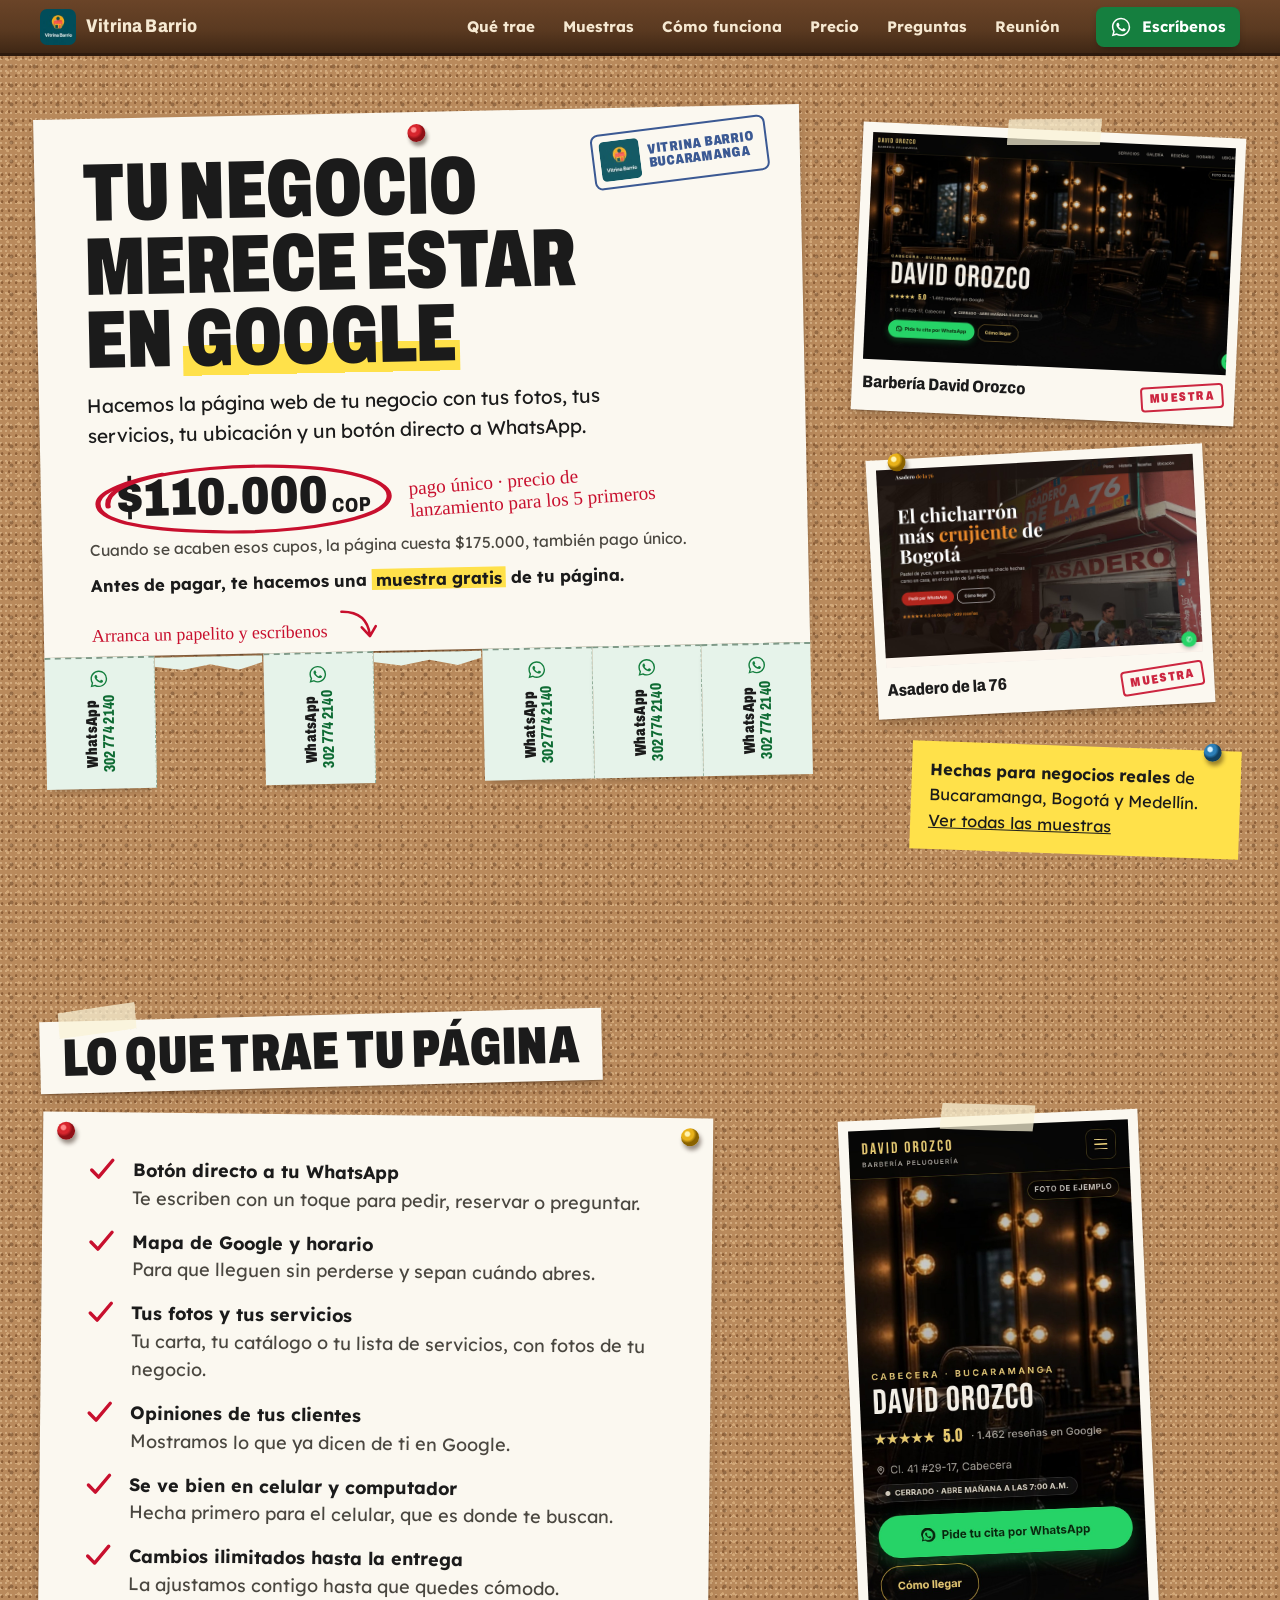
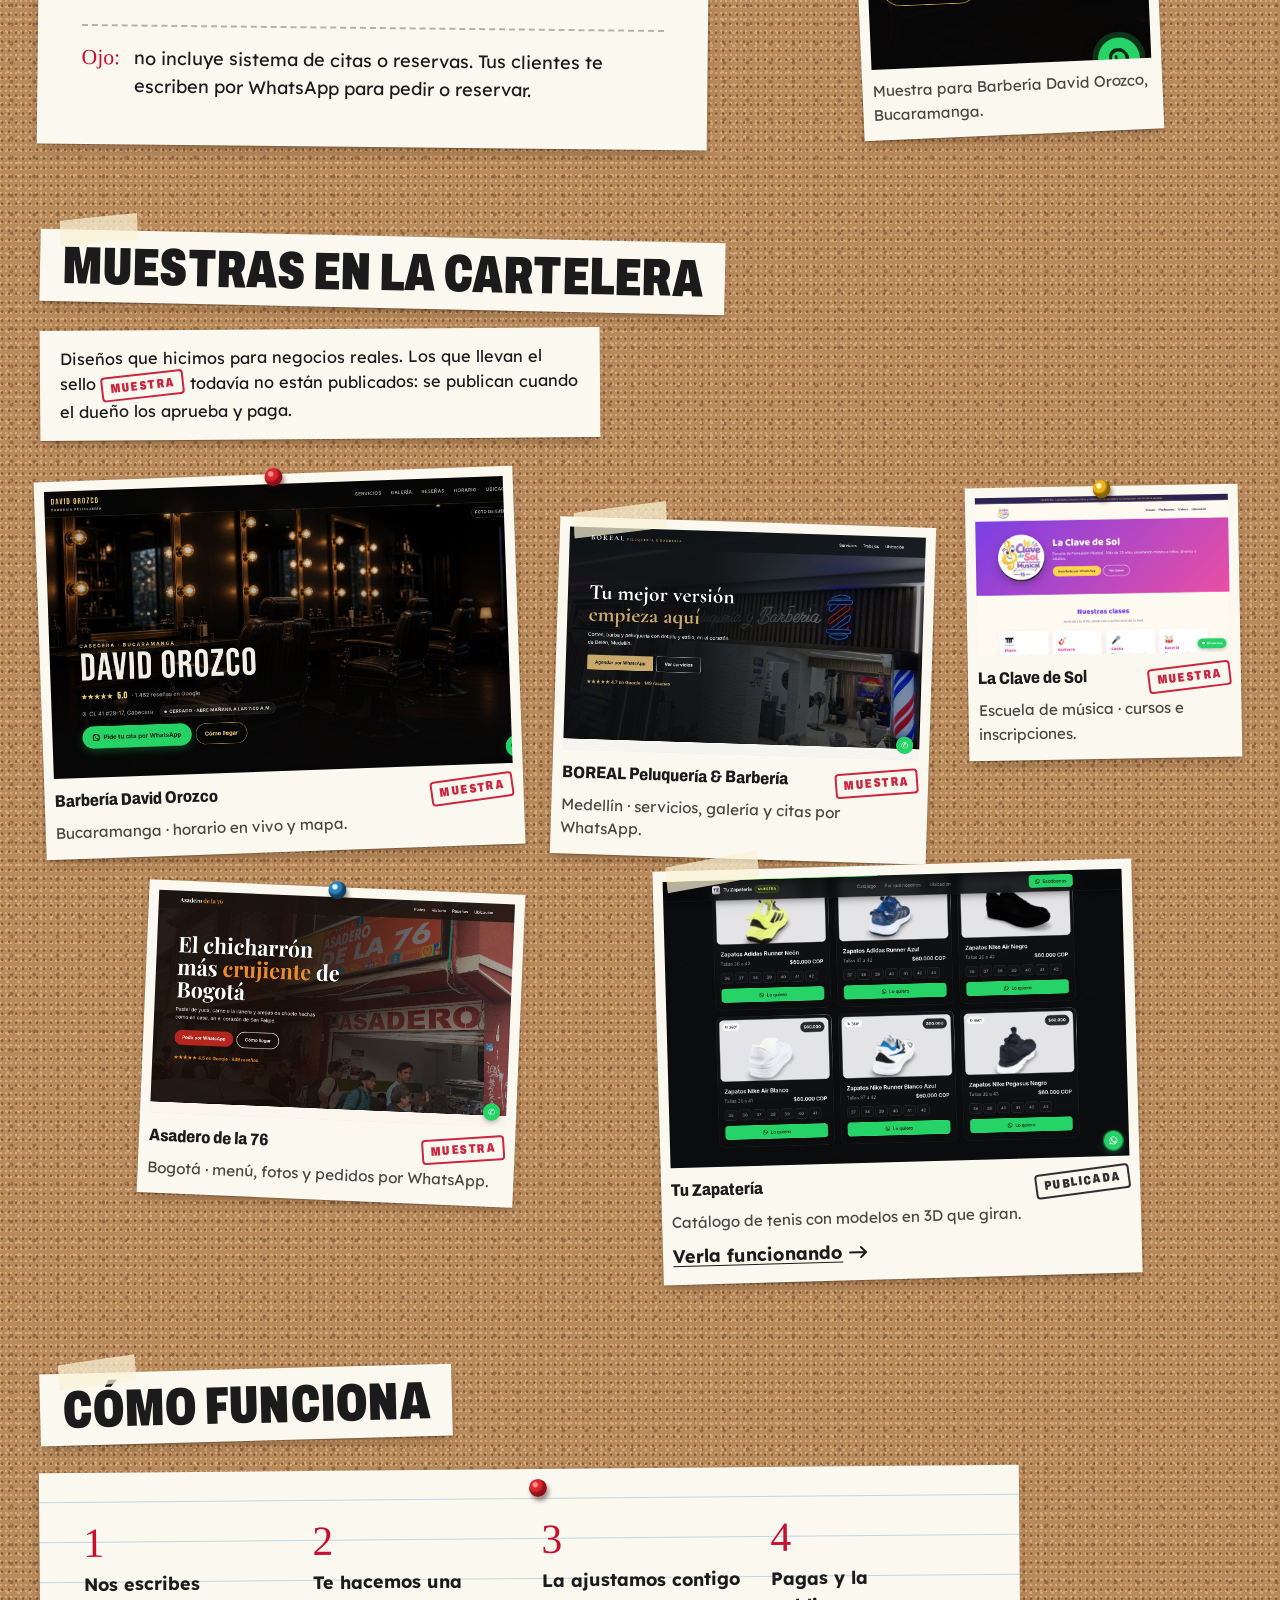
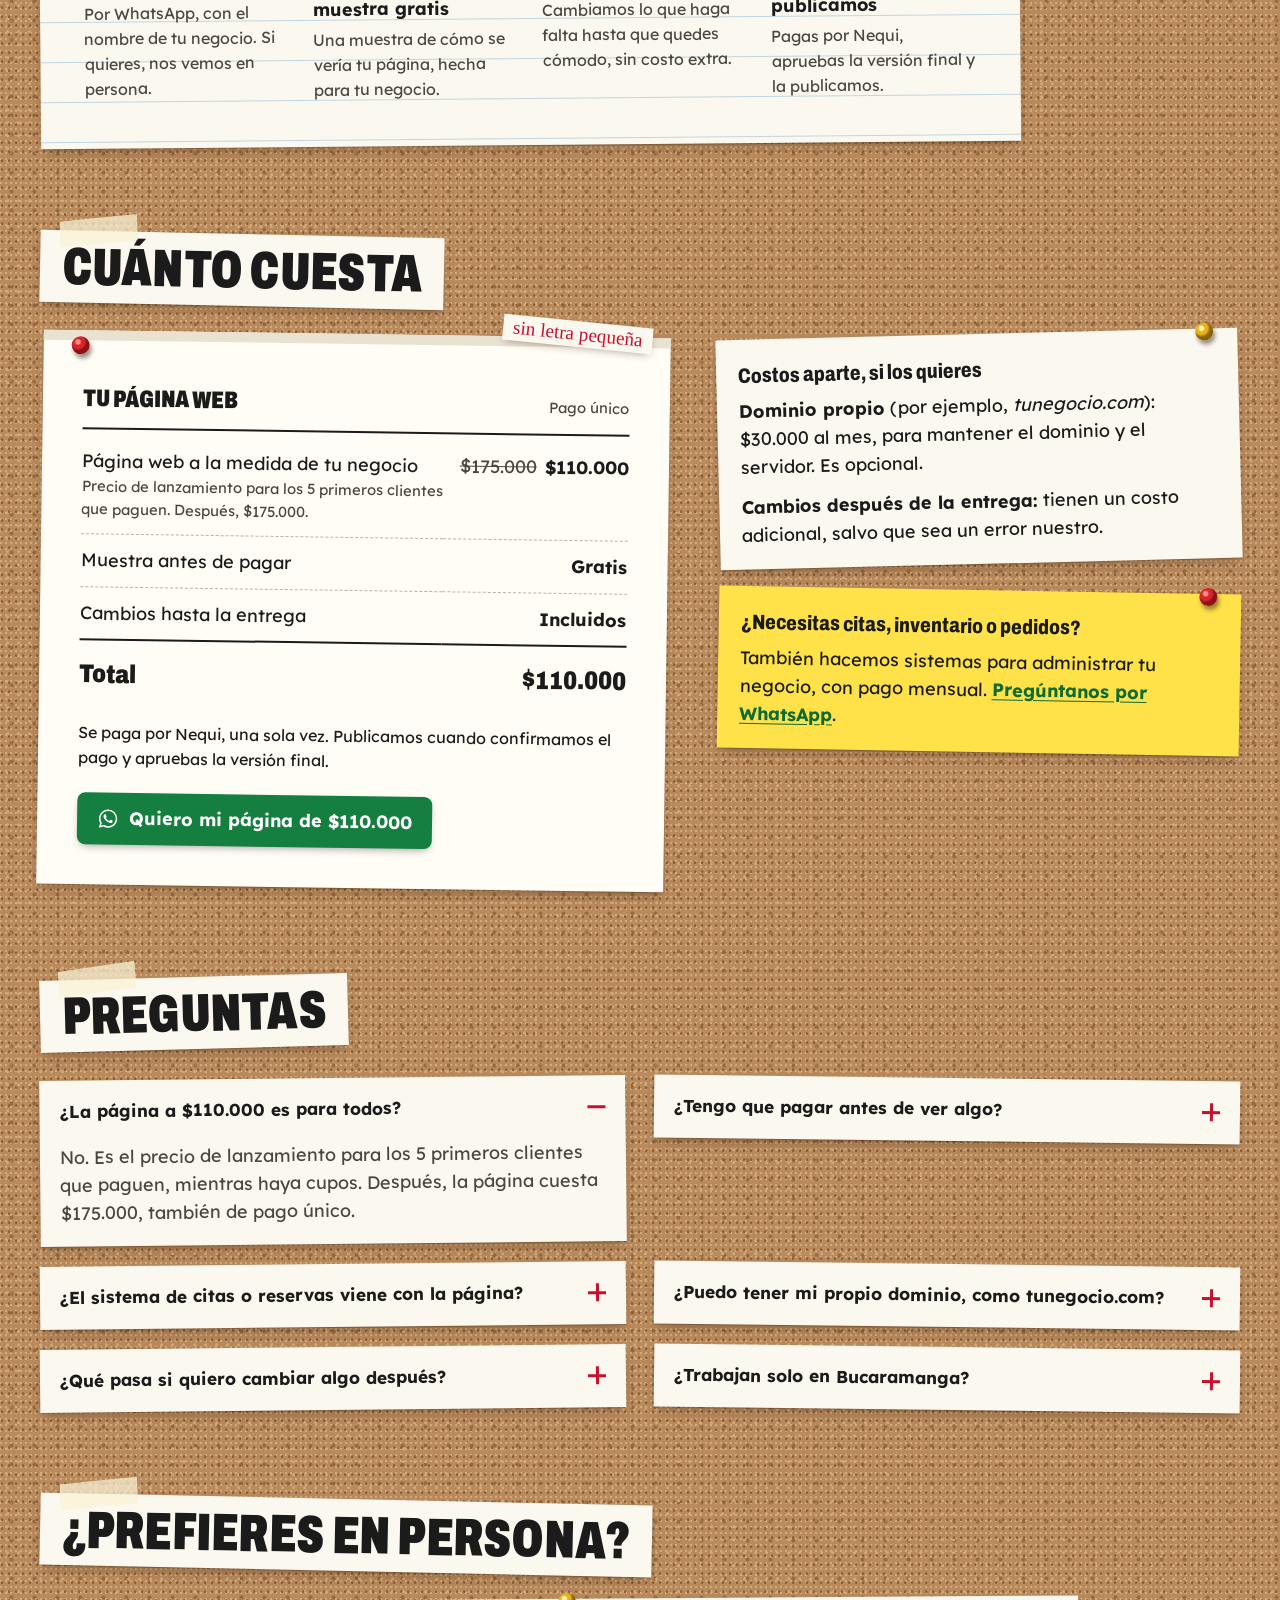
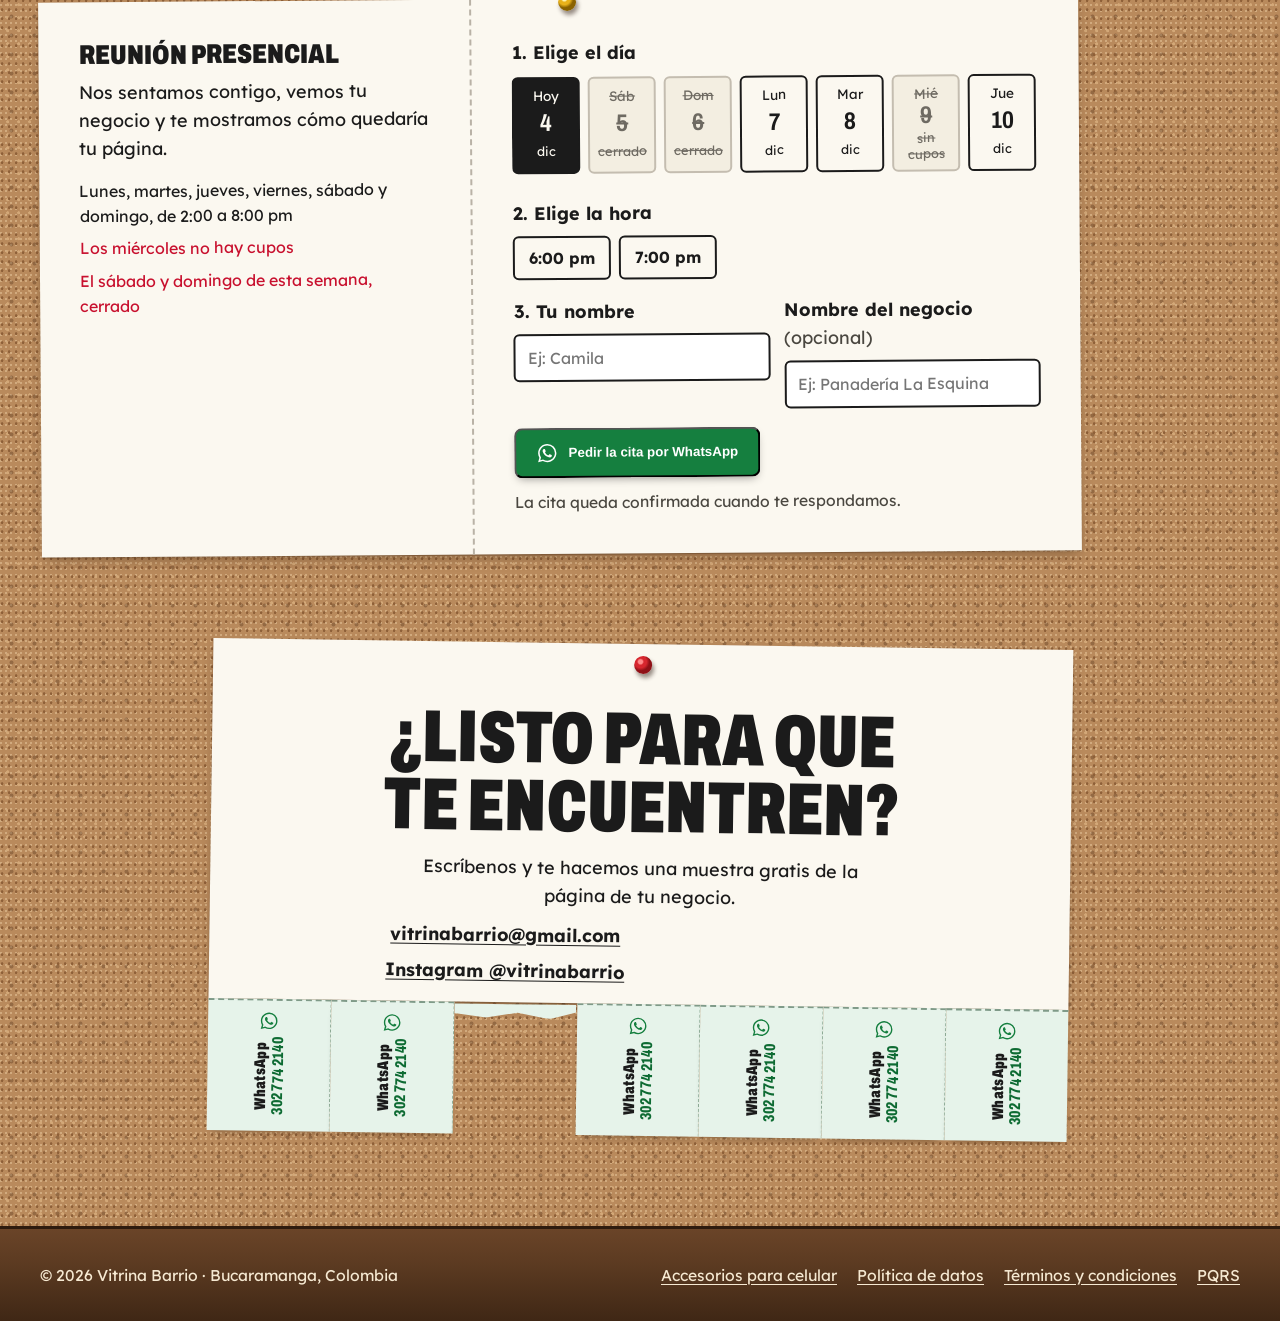
<file: index.html>
<!DOCTYPE html>
<html lang="es-CO">
<head>
<meta charset="utf-8">
<meta name="viewport" content="width=device-width, initial-scale=1, viewport-fit=cover">
<title>Vitrina Barrio | Páginas web para negocios de barrio en Bucaramanga</title>
<meta name="description" content="Hacemos la página web de tu negocio de barrio: tus fotos, tus servicios, tu ubicación y un botón directo a WhatsApp. Pago único desde $110.000. Muestra gratis antes de pagar.">
<link rel="canonical" href="https://maiguxd.github.io/">
<meta name="theme-color" content="#5B3A21">
<link rel="icon" href="/img/logo.jpg" type="image/jpeg">
<meta property="og:type" content="website">
<meta property="og:locale" content="es_CO">
<meta property="og:site_name" content="Vitrina Barrio">
<meta property="og:title" content="Vitrina Barrio · La página web de tu negocio de barrio">
<meta property="og:description" content="Tus fotos, tus servicios, tu ubicación y un botón directo a WhatsApp. Pago único desde $110.000. Te hacemos una muestra gratis.">
<meta property="og:url" content="https://maiguxd.github.io/">
<meta property="og:image" content="https://maiguxd.github.io/img/barberia.jpg">
<meta property="og:image:width" content="1600">
<meta property="og:image:height" content="1000">
<meta name="twitter:card" content="summary_large_image">
<script type="application/ld+json">
{
  "@context": "https://schema.org",
  "@type": "ProfessionalService",
  "name": "Vitrina Barrio",
  "description": "Páginas web para negocios de barrio, con botón directo a WhatsApp.",
  "url": "https://maiguxd.github.io/",
  "logo": "https://maiguxd.github.io/img/logo.jpg",
  "image": "https://maiguxd.github.io/img/barberia.jpg",
  "telephone": "+57 302 774 2140",
  "email": "vitrinabarrio@gmail.com",
  "address": { "@type": "PostalAddress", "addressLocality": "Bucaramanga", "addressRegion": "Santander", "addressCountry": "CO" },
  "areaServed": "Colombia",
  "sameAs": ["https://www.instagram.com/vitrinabarrio/"],
  "priceRange": "$110.000 - $175.000 COP"
}
</script>
<link rel="preconnect" href="https://fonts.googleapis.com">
<link rel="preconnect" href="https://fonts.gstatic.com" crossorigin>
<link href="https://fonts.googleapis.com/css2?family=Archivo:wdth,wght@62..125,500..900&family=Lexend:wght@400;600;700&family=Permanent+Marker&display=swap" rel="stylesheet">
<style>
:root{
  --cork:#B98A5C;
  --cork-d:#8E6038;
  --cork-l:#D3A878;
  --wood:#5B3A21;
  --wood-d:#3F2715;
  --paper:#FBF8F0;
  --paper-2:#F3EEE1;
  --ink:#1B1B1B;
  --ink-2:#4A4740;
  --marker:#C8102E;
  --hi:#FFE14A;
  --wa:#157F3F;      /* reservado: solo WhatsApp */
  --wa-ink:#0E6B33;  /* reservado: solo WhatsApp */
  --pin:#D7262E;
  --display:"Archivo", "Arial Narrow", sans-serif;
  --body:"Lexend", system-ui, sans-serif;
  --hand:"Permanent Marker", "Comic Sans MS", cursive;
  --pad:clamp(16px, 4vw, 40px);
  --frame:56px;
}
*{box-sizing:border-box}
html{scroll-behavior:smooth;scroll-padding-top:calc(var(--frame) + 12px);-webkit-text-size-adjust:100%}
@media (prefers-reduced-motion:reduce){html{scroll-behavior:auto}}
body{
  margin:0;font-family:var(--body);font-size:18px;line-height:1.55;color:var(--ink);
  overflow-x:clip;
  /* Corcho: granos claros y oscuros de distintos tamaños sobre el tono base */
  background-color:var(--cork);
  background-image:
    radial-gradient(circle at 30% 40%, var(--cork-d) 0 1px, transparent 1.6px),
    radial-gradient(circle at 70% 60%, var(--cork-l) 0 1.2px, transparent 1.8px),
    radial-gradient(circle at 50% 50%, rgba(80,45,20,.35) 0 1.6px, transparent 2.4px),
    radial-gradient(circle at 20% 80%, rgba(255,230,190,.35) 0 .9px, transparent 1.4px);
  background-size:7px 9px, 11px 13px, 23px 19px, 5px 6px;
}
::selection{background:var(--hi);color:var(--ink)}
img{max-width:100%;display:block}
figure{margin:0}
a{color:inherit}
:focus-visible{outline:3px solid var(--ink);outline-offset:3px;border-radius:2px}
.sr{position:absolute;width:1px;height:1px;overflow:hidden;clip:rect(0 0 0 0);white-space:nowrap}
.skip{position:absolute;left:-999px;top:8px;background:var(--paper);padding:10px 14px;z-index:100;font-weight:700}
.skip:focus{left:8px}

/* ——— Papel, tachuelas y cinta ——— */
.paper{
  background:var(--paper);position:relative;
  box-shadow:0 1px 1px rgba(40,20,5,.25), 0 6px 14px -4px rgba(40,20,5,.35);
}
.lift{transition:transform .35s cubic-bezier(.2,.8,.2,1), box-shadow .35s cubic-bezier(.2,.8,.2,1)}
.pin{
  position:absolute;width:18px;height:18px;border-radius:50%;z-index:3;
  background:radial-gradient(circle at 35% 32%, #ff8a8a 0 2px, var(--pin) 3.5px 6px, #8f1016 9px);
  box-shadow:2px 4px 4px rgba(30,10,0,.45);
}
.pin.y{background:radial-gradient(circle at 35% 32%, #fff4b0 0 2px, #E9B21A 3.5px 6px, #8a6200 9px)}
.pin.g{background:radial-gradient(circle at 35% 32%, #d5f2ff 0 2px, #2C7FB8 3.5px 6px, #11405f 9px)}
.tape{
  position:absolute;height:28px;width:96px;z-index:3;
  background:rgba(250,243,214,.72);
  box-shadow:0 1px 2px rgba(40,20,5,.2);
  clip-path:polygon(3% 0,100% 6%,97% 100%,0 92%);
}
.hand{font-family:var(--hand);font-weight:400;color:var(--marker);line-height:1.15}

/* ——— Marco de madera (navegación) ——— */
.frame{
  position:sticky;top:0;z-index:40;height:var(--frame);
  display:flex;align-items:center;gap:16px;padding:0 var(--pad);
  background:linear-gradient(180deg, #6A4428, var(--wood) 55%, var(--wood-d));
  border-bottom:3px solid #2E1B0E;
  color:#F6E9D2;
}
.brand{display:flex;align-items:center;gap:10px;text-decoration:none;font-family:var(--display);font-stretch:85%;font-weight:800;font-size:1.15rem;letter-spacing:.01em;white-space:nowrap}
.brand img{width:36px;height:36px;border-radius:7px}
.frame nav{display:flex;gap:4px;margin-left:auto}
.frame nav a{text-decoration:none;font-weight:700;font-size:.95rem;padding:8px 12px;border-radius:6px;white-space:nowrap}
.frame nav a:hover{background:rgba(255,240,210,.12)}
.frame .write{margin-left:8px}
.idx{display:none;margin-left:auto;position:relative}
.idx summary{list-style:none;cursor:pointer;font-weight:700;padding:8px 12px;border:2px solid rgba(246,233,210,.5);border-radius:6px;font-size:.95rem}
.idx summary::-webkit-details-marker{display:none}
.idx[open] summary{background:var(--paper);color:var(--ink);border-color:var(--paper)}
.idx ul{
  position:absolute;right:0;top:calc(100% + 10px);margin:0;padding:10px 0;list-style:none;min-width:220px;
  background:var(--paper);color:var(--ink);transform:rotate(1deg);
  box-shadow:0 10px 24px -6px rgba(30,15,5,.55);
}
.idx li a{display:block;padding:12px 20px;font-weight:700;text-decoration:none;font-size:1.05rem}
.idx li a:hover{background:var(--hi)}

/* Botón de WhatsApp (verde reservado) */
.wa-btn{
  display:inline-flex;align-items:center;justify-content:center;gap:10px;
  background:var(--wa);color:#fff;text-decoration:none;font-weight:700;
  padding:12px 20px;border-radius:8px;min-height:48px;
  box-shadow:0 4px 10px -4px rgba(0,0,0,.45);
  transition:transform .2s, box-shadow .2s;
}
.wa-btn:hover{transform:translateY(-2px);box-shadow:0 10px 18px -6px rgba(0,0,0,.45)}
.wa-btn:active{transform:translateY(1px);box-shadow:0 2px 4px -2px rgba(0,0,0,.45)}
.wa-btn svg{width:22px;height:22px;flex:none}
.frame .wa-btn{min-height:40px;padding:8px 14px;font-size:.95rem}

/* ——— Escena principal ——— */
.board{max-width:1280px;margin:0 auto;padding:clamp(24px,5vw,56px) var(--pad) clamp(40px,6vw,72px)}
.hero{display:grid;grid-template-columns:minmax(0,8fr) minmax(0,4fr);gap:clamp(24px,4vw,56px);align-items:start}
/* El volante: la hoja impresa y, colgando debajo, las tiritas recortadas */
.flyer{transform:rotate(-1.2deg)}
.sheet{padding:clamp(24px,3vw,38px) clamp(22px,4vw,48px) 6px}
.sheet > .pin{top:12px;left:50%;margin-left:-9px}
/* Sello de caucho en la esquina de la hoja */
.rubber{
  position:absolute;top:18px;right:clamp(16px,3vw,32px);z-index:2;
  display:flex;align-items:center;gap:8px;padding:6px 10px 6px 6px;
  border:2.5px solid #2B4C8C;border-radius:8px;color:#2B4C8C;
  transform:rotate(-6deg);opacity:.92;
}
.rubber img{width:40px;height:40px;border-radius:5px}
.rubber span{font-family:var(--display);font-stretch:75%;font-weight:900;font-size:.86rem;line-height:1.05;letter-spacing:.06em;text-transform:uppercase}
h1{
  font-family:var(--display);font-stretch:68%;font-weight:900;text-transform:uppercase;
  font-size:clamp(2.6rem, 6.4vw, 5.2rem);line-height:.9;letter-spacing:-.005em;margin:0 0 14px;
  text-wrap:balance;
}
h1 mark{background:linear-gradient(transparent 58%, var(--hi) 58% 92%, transparent 92%);color:inherit;padding:0 .04em}
.lead{font-size:clamp(1.05rem,1.5vw,1.22rem);margin:0 0 16px;max-width:44ch}
.price{display:flex;flex-wrap:wrap;align-items:center;gap:6px 22px;margin:0 0 6px}
.price .amt{position:relative;font-family:var(--display);font-stretch:80%;font-weight:900;font-size:clamp(2.3rem,5vw,3.3rem);line-height:1;padding:6px 16px 6px 28px}
.price .amt small{font-size:.38em;font-weight:800;margin-left:4px;letter-spacing:.04em}
.price .amt svg{color:var(--marker);position:absolute;inset:-6px -14px -8px -10px;width:calc(100% + 24px);height:calc(100% + 14px);overflow:visible;pointer-events:none}
.price .note{font-size:clamp(1rem,1.6vw,1.2rem);max-width:26ch;transform:rotate(-3deg);margin:0}
.later{margin:0;color:var(--ink-2);font-size:.98rem}
.free{margin:10px 0 0;font-weight:700;font-size:1.05rem}
.free b{background:var(--hi);padding:0 4px}

/* Tiritas para arrancar */
.tear-hint{display:flex;align-items:flex-end;gap:10px;margin:14px 0 4px;font-size:1.12rem}
.tear-hint svg{width:42px;height:34px;flex:none;color:var(--marker)}
.tabs{display:flex}
.tab{
  flex:1 1 0;min-width:0;height:132px;position:relative;overflow:hidden;
  display:flex;flex-direction:column;align-items:center;justify-content:flex-start;gap:6px;padding-top:10px;
  background:#E6F3EA;text-decoration:none;color:var(--wa-ink);
  border-top:2px dashed #7f9a88;border-right:1.5px dashed #8fae99;
  box-shadow:0 6px 8px -6px rgba(40,20,5,.45);
  transform-origin:50% 0;
  transition:transform .3s cubic-bezier(.2,.8,.2,1), box-shadow .3s;
}
.tab:last-child{border-right:0}
.tab svg{width:20px;height:20px;flex:none;color:var(--wa)}
.tab span{
  writing-mode:vertical-rl;transform:rotate(180deg);
  font-family:var(--display);font-stretch:70%;font-weight:800;font-size:.98rem;line-height:1.1;letter-spacing:.02em;white-space:nowrap;text-align:center;
}
.tab span b{font-weight:900;color:var(--ink)}
.tab:hover,.tab:focus-visible{transform:rotate(-4deg) translateY(4px);box-shadow:0 10px 14px -6px rgba(30,15,5,.5);z-index:2}
/* Tirita ya arrancada: solo queda un pedacito rasgado y se ve el corcho */
.tab.gone{background:transparent;border-color:transparent;box-shadow:none;pointer-events:none}
.tab.gone > *{visibility:hidden}
.tab.gone::before{
  content:"";position:absolute;top:-2px;left:0;right:0;height:14px;background:#E6F3EA;
  border-top:2px dashed #7f9a88;
  clip-path:polygon(0 0,100% 0,100% 55%,78% 100%,52% 62%,26% 95%,0 70%);
}
.tab.torn{animation:tear .7s cubic-bezier(.5,0,.75,0) forwards;pointer-events:none}
@keyframes tear{
  0%{transform:rotate(0)}
  25%{transform:rotate(-8deg) translateY(6px)}
  100%{transform:rotate(-24deg) translate(-30px,260px);opacity:0}
}
.flyer-foot{height:10px}

/* Volantes de muestra al lado */
.side{display:grid;gap:34px;padding-top:18px}
.print{padding:10px 10px 14px;width:min(100%,420px)}
.print img{width:100%;height:auto;aspect-ratio:16/10;object-fit:cover;object-position:top;background:#ddd}
.print figcaption{font-size:.95rem;margin-top:10px;display:flex;justify-content:space-between;gap:8px;align-items:baseline}
.print figcaption b{font-family:var(--display);font-stretch:85%;font-weight:800;font-size:1.05rem}
.stamp.done{color:var(--ink);border-color:var(--ink)}
.stamp{
  display:inline-block;font-family:var(--display);font-stretch:75%;font-weight:900;text-transform:uppercase;letter-spacing:.12em;
  color:var(--marker);border:2.5px solid var(--marker);border-radius:4px;padding:1px 7px;font-size:.78rem;transform:rotate(-6deg);opacity:.9;
}
.side .print{width:100%}
.side .p0{transform:rotate(2.6deg)}
.side .p0 > .tape{top:-12px;left:50%;margin-left:-48px;transform:rotate(-4deg)}
.side .p1{transform:rotate(-3deg);width:88%;margin-left:4%}
.side .p1 > .pin{top:-6px;left:22px}
.side .note-card{
  position:relative;width:86%;justify-self:end;padding:16px 18px;background:var(--hi);transform:rotate(2deg);
  font-size:1.02rem;
}
.side .note-card > .pin{top:-7px;right:20px}
.side .note-card p{margin:0}

/* ——— Secciones como hojas ——— */
section{max-width:1280px;margin:0 auto;padding:clamp(40px,7vw,96px) var(--pad) 0}
.label{
  display:inline-block;position:relative;padding:12px 22px 10px;margin:0 0 28px;background:var(--paper);
  transform:rotate(-1.5deg);
}
.label h2{margin:0;font-family:var(--display);font-stretch:70%;font-weight:900;text-transform:uppercase;font-size:clamp(2rem,4.6vw,3.3rem);line-height:.95;letter-spacing:.005em;text-wrap:balance}
.label > .tape{top:-14px;left:18px;transform:rotate(-8deg);width:80px}
.label.r{transform:rotate(1.2deg)}

/* Lo que trae */
.trae{display:grid;grid-template-columns:minmax(0,7fr) minmax(0,5fr);gap:clamp(24px,4vw,56px);align-items:start}
.list-sheet{padding:clamp(26px,4vw,44px);transform:rotate(.6deg)}
.list-sheet > .pin{top:10px;left:14px}
.list-sheet > .pin + .pin{left:auto;right:14px}
.checks{list-style:none;margin:0;padding:0;display:grid;gap:16px}
.checks li{display:grid;grid-template-columns:34px 1fr;gap:12px;align-items:start}
.checks svg{width:30px;height:30px;color:var(--marker);margin-top:-2px}
.checks b{display:block;font-size:1.12rem}
.checks span{color:var(--ink-2)}
.ojo{margin:26px 0 0;padding-top:18px;border-top:2px dashed #b9b2a6;display:grid;grid-template-columns:auto 1fr;gap:6px 14px;align-items:baseline}
.ojo .hand{font-size:1.35rem}
.ojo p{margin:0}
.phone-big{padding:10px 10px 14px;max-width:300px;justify-self:center;transform:rotate(-2.5deg)}
.phone-big img{aspect-ratio:780/1502;width:100%;height:auto;object-fit:cover}
.phone-big figcaption{font-size:.95rem;margin-top:10px;color:var(--ink-2)}
.phone-big > .tape{top:-12px;left:50%;margin-left:-48px;transform:rotate(3deg)}

/* Muestras */
.muestras-intro{max-width:56ch;padding:16px 20px;margin:-8px 0 36px;font-size:1.02rem;transform:rotate(-.4deg)}
.muestras-intro p{margin:0}
.wall{display:grid;grid-template-columns:repeat(12,1fr);gap:clamp(20px,3vw,36px);align-items:start}
.wall .print{width:100%}
.wall .m1{grid-column:1 / span 5;transform:rotate(-2deg)}
.wall .m2{grid-column:6 / span 4;transform:rotate(1.8deg);margin-top:48px}
.wall .m3{grid-column:10 / span 3;transform:rotate(-1deg);margin-top:12px}
.wall .m4{grid-column:2 / span 4;transform:rotate(2.4deg);margin-top:-8px}
.wall .m5{grid-column:7 / span 5;transform:rotate(-1.6deg);margin-top:-30px}
.wall .print > .pin{top:-6px;left:50%;margin-left:-9px}
.wall .print > .tape{top:-12px;left:12px;transform:rotate(-10deg)}
.wall .print p{margin:6px 0 0;font-size:.95rem;color:var(--ink-2)}
.wall a.print{text-decoration:none;display:block}
.live svg{width:20px;height:12px}
.live{display:inline-flex;gap:6px;align-items:center;font-weight:700;color:var(--ink);margin-top:8px;text-decoration:underline;text-underline-offset:3px}
.wall .print:hover{transform:rotate(0) translateY(-6px) scale(1.01);box-shadow:0 2px 2px rgba(40,20,5,.2), 0 22px 30px -10px rgba(40,20,5,.5);z-index:2}

/* Cómo funciona: ficha */
.ficha{
  padding:clamp(24px,4vw,44px);max-width:980px;transform:rotate(-.5deg);
  background-color:var(--paper);
  background-image:linear-gradient(transparent 39px, rgba(44,127,184,.28) 39px 40px);
  background-size:100% 40px;background-position:0 30px;
}
.ficha > .pin{top:10px;left:50%}
.steps{list-style:none;margin:0;padding:0;display:grid;grid-template-columns:repeat(4,1fr);gap:24px}
.steps li{position:relative;padding-top:6px}
.steps .n{font-family:var(--hand);color:var(--marker);font-size:2.6rem;line-height:1;display:block;margin-bottom:6px}
.steps b{display:block;font-size:1.12rem;margin-bottom:4px}
.steps p{margin:0;color:var(--ink-2);font-size:1rem}

/* Precio: talonario */
.precio{display:grid;grid-template-columns:minmax(0,6fr) minmax(0,5fr);gap:clamp(24px,4vw,56px);align-items:start}
.recibo{
  padding:clamp(24px,4vw,40px);transform:rotate(.8deg);background:#FFFDF6;
  border-top:10px solid #E9E2D0;
}
.recibo > .pin{top:-4px;left:28px}
.recibo .head{display:flex;justify-content:space-between;align-items:baseline;gap:12px;border-bottom:2px solid var(--ink);padding-bottom:10px;margin-bottom:6px}
.recibo .head b{font-family:var(--display);font-stretch:72%;font-weight:900;font-size:1.5rem;text-transform:uppercase}
.recibo .head span{font-size:.92rem;color:var(--ink-2)}
.rows{width:100%;border-collapse:collapse;font-variant-numeric:tabular-nums}
.rows td{padding:12px 0;border-bottom:1px dashed #b9b2a6;vertical-align:top}
.rows td:last-child{text-align:right;white-space:nowrap;padding-left:16px;font-weight:700}
.rows small{display:block;color:var(--ink-2);font-size:.92rem;font-weight:400}
.rows s{color:var(--ink-2);font-weight:400;margin-right:8px}
.rows .total td{border-bottom:0;border-top:2px solid var(--ink);font-family:var(--display);font-stretch:80%;font-weight:900;font-size:1.6rem;padding-top:14px}
.recibo .pay{margin:14px 0 22px;font-size:1rem}
.recibo .ann{position:absolute;right:18px;top:-26px;transform:rotate(5deg);font-size:1.2rem;background:var(--paper);padding:2px 10px;margin:0;box-shadow:0 3px 8px -3px rgba(40,20,5,.4)}
.side-notes{display:grid;gap:26px}
.slip{padding:20px 22px}
.slip:nth-child(1){transform:rotate(-1.4deg)}
.slip:nth-child(2){transform:rotate(1deg);background:var(--hi)}
.slip > .pin{top:-6px;right:24px}
.slip h3{margin:0 0 6px;font-family:var(--display);font-stretch:80%;font-weight:800;font-size:1.3rem}
.slip p{margin:0 0 12px}
.slip p:last-child{margin-bottom:0}
.link-wa{color:var(--wa-ink);font-weight:700;text-underline-offset:3px}

/* Preguntas */
.faq{display:grid;grid-template-columns:repeat(2,minmax(0,1fr));gap:20px 28px;align-items:start}
.faq details{padding:0;transform:rotate(var(--r,0deg))}
.faq details:nth-child(odd){--r:-.6deg}
.faq details:nth-child(even){--r:.7deg}
.faq summary{cursor:pointer;list-style:none;padding:18px 52px 18px 20px;font-weight:700;font-size:1.08rem;position:relative}
.faq summary::-webkit-details-marker{display:none}
.faq summary::after{
  content:"";position:absolute;right:20px;top:50%;width:18px;height:18px;margin-top:-9px;
  background:linear-gradient(var(--marker),var(--marker)) center/18px 3px no-repeat, linear-gradient(var(--marker),var(--marker)) center/3px 18px no-repeat;
  transition:background-size .2s;
}
.faq details[open] summary::after{background-size:18px 3px, 3px 0}
.faq .ans{padding:0 20px 20px;color:var(--ink-2)}

/* Agenda: tarjeta de cita */
.cita{display:grid;grid-template-columns:minmax(0,5fr) minmax(0,7fr);gap:0;max-width:1040px;transform:rotate(-.4deg)}
.cita > *, .cita form > *{min-width:0}
.cita > .pin{top:-6px;left:50%}
.cita .info{padding:clamp(24px,4vw,40px);border-right:2px dashed #b9b2a6}
.cita .info h3{margin:0 0 10px;font-family:var(--display);font-stretch:75%;font-weight:900;font-size:1.7rem;text-transform:uppercase;line-height:1}
.cita .info p{margin:0 0 16px}
.horario{list-style:none;padding:0;margin:0;display:grid;gap:8px;font-size:1rem}
.horario .no{color:var(--marker)}
.cita form{padding:clamp(24px,4vw,40px);display:grid;gap:18px}
.fl{font-weight:700;display:block;margin-bottom:8px}
.fl em{font-style:normal;font-weight:400;color:var(--ink-2)}
.days{display:flex;gap:8px;overflow-x:auto;padding:2px 2px 8px;scroll-snap-type:x mandatory}
.day{
  flex:none;scroll-snap-align:start;width:68px;padding:8px 4px;border:2px solid var(--ink);background:var(--paper);border-radius:6px;
  font-family:var(--body);cursor:pointer;display:grid;gap:2px;justify-items:center;color:var(--ink);
}
.day small{font-size:.85rem;text-transform:capitalize}
.day b{font-family:var(--display);font-stretch:80%;font-size:1.5rem;line-height:1}
.day em{font-style:normal;font-size:.8rem}
.day:disabled{border-color:#c4bdb0;color:#6e6a62;background:var(--paper-2);cursor:not-allowed;text-decoration:line-through}
.day[aria-pressed="true"]{background:var(--ink);color:var(--paper)}
.slots{display:flex;flex-wrap:wrap;gap:8px}
.slot{border:2px solid var(--ink);background:var(--paper);color:var(--ink);border-radius:6px;padding:10px 14px;font:700 1rem var(--body);cursor:pointer;min-height:44px}
.slot[aria-pressed="true"]{background:var(--ink);color:var(--paper)}
.agempty{color:var(--ink-2)}
.fields{display:grid;grid-template-columns:1fr 1fr;gap:14px}
.in{width:100%;min-height:48px;border:2px solid var(--ink);border-radius:6px;background:#fff;padding:10px 12px;font:1rem var(--body);color:var(--ink)}
.in:focus{outline:3px solid var(--hi);outline-offset:0;border-color:var(--ink)}
.form-foot{display:flex;flex-wrap:wrap;align-items:center;gap:12px 18px}
.form-msg{margin:0;font-size:.98rem;color:var(--ink-2)}
.form-msg.warn{color:var(--marker);font-weight:700}

/* Cierre */
.cierre{padding-bottom:clamp(48px,7vw,96px)}
.final{max-width:860px;margin:0 auto;transform:rotate(.8deg);text-align:center}
.final .sheet{padding:clamp(30px,5vw,56px) clamp(22px,5vw,56px) 14px}
.final h2{font-family:var(--display);font-stretch:68%;font-weight:900;text-transform:uppercase;font-size:clamp(2.4rem,6.6vw,4.6rem);line-height:.92;margin:6px 0 14px;text-wrap:balance}
.final p{margin:0 auto 10px;max-width:40ch;font-size:1.12rem}
.final .contacts{display:flex;flex-wrap:wrap;justify-content:center;gap:8px 22px;margin:12px 0 4px;font-weight:700}
.final .contacts a{text-underline-offset:3px}

footer{
  background:linear-gradient(180deg, #6A4428, var(--wood) 40%, var(--wood-d));border-top:3px solid #2E1B0E;color:#F6E9D2;
  padding:28px var(--pad) calc(28px + env(safe-area-inset-bottom));
}
.ft{max-width:1280px;margin:0 auto;display:flex;flex-wrap:wrap;gap:14px 28px;justify-content:space-between;align-items:center;font-size:.98rem}
.ft nav{display:flex;flex-wrap:wrap;gap:6px 20px}
.ft a{text-underline-offset:3px;display:inline-block;padding:6px 0}

.wa-float{
  position:fixed;right:18px;bottom:calc(18px + env(safe-area-inset-bottom));z-index:30;width:60px;height:60px;border-radius:50%;
  background:var(--wa);color:#fff;display:grid;place-items:center;box-shadow:0 10px 22px -6px rgba(0,0,0,.5);
  transition:transform .2s, opacity .3s;
}
.wa-float svg{width:30px;height:30px}
.wa-float:hover{transform:scale(1.06)}
.wa-float.hide{opacity:0;pointer-events:none;transform:scale(.8)}

/* ——— Responsive ——— */
@media (max-width:1100px){
  .frame nav{display:none}
  .idx{display:block}
  .frame .write{margin-left:0}
}
@media (max-width:960px){
  .hero,.trae,.precio{grid-template-columns:1fr}
  .side{grid-template-columns:1fr 1fr;gap:24px;align-items:start;padding-top:8px}
  .side .p1,.side .note-card{width:auto;margin:0;justify-self:stretch}
  .side .note-card{grid-column:1 / -1}
  .steps{grid-template-columns:1fr 1fr;gap:28px 24px}
  .faq{grid-template-columns:1fr}
  .cita{grid-template-columns:1fr}
  .cita .info{border-right:0;border-bottom:2px dashed #b9b2a6}
  .wall{grid-template-columns:1fr 1fr}
  .wall .m1,.wall .m2,.wall .m3,.wall .m4,.wall .m5{grid-column:auto;margin-top:0}
  .wall .m1{grid-column:1 / -1}
}
@media (max-width:600px){
  body{font-size:17px}
  .frame{gap:10px}
  .brand span{display:none}
  .frame .write{margin-left:auto}
  .idx{margin-left:0}
  .idx ul{left:0;right:auto}
  .flyer{transform:rotate(-.8deg)}
  .flyer .sheet{padding-top:58px}
  .flyer .sheet > .pin{left:24px;margin-left:0;top:16px}
  .rubber{top:12px;right:14px;padding:4px 9px;transform:rotate(-4deg)}
  .rubber img{display:none}
  .rubber span{font-size:.74rem;letter-spacing:.07em}
  h1{font-size:2.5rem;margin-bottom:10px}
  .lead{font-size:1.02rem;margin-bottom:12px}
  .later{font-size:.92rem}
  .free{font-size:1rem;margin-top:8px}
  .tear-hint{margin-top:10px;font-size:1.05rem}
  .tab{height:124px}
  .tab span{font-size:.9rem}
  .side{grid-template-columns:1fr}
  .side .p1{display:none}
  .phone-big{display:none}
  .rows s{display:block;margin:0}
  .wall{grid-template-columns:1fr}
  .wall .m1{grid-column:auto}
  .steps{grid-template-columns:1fr}
  .fields{grid-template-columns:1fr}
  .recibo .ann{position:static;transform:rotate(-2deg);margin:0 0 10px;max-width:none;text-align:left}
  .rows .total td{font-size:1.35rem}
}
@media (prefers-reduced-motion:reduce){
  .lift,.tab,.wa-btn,.wa-float{transition:none}
  .tab:hover,.tab:focus-visible,.wall .print:hover{transform:none}
  .tab.torn{animation:none}
}
</style>
</head>
<body>
<svg width="0" height="0" style="position:absolute" aria-hidden="true"><symbol id="i-wa" viewBox="0 0 24 24"><path fill="currentColor" d="M19.05 4.91A9.82 9.82 0 0 0 12.04 2C6.55 2 2.07 6.48 2.07 12c0 1.76.46 3.48 1.34 5L2 22l5.16-1.35a9.94 9.94 0 0 0 4.88 1.24h.01c5.49 0 9.97-4.48 9.97-9.97a9.9 9.9 0 0 0-2.97-7.01zm-7.01 15.36h-.01a8.27 8.27 0 0 1-4.21-1.15l-.3-.18-3.14.82.84-3.06-.2-.32a8.26 8.26 0 0 1-1.27-4.41c0-4.57 3.72-8.29 8.3-8.29 2.21 0 4.29.86 5.85 2.43a8.23 8.23 0 0 1 2.44 5.86c0 4.57-3.73 8.3-8.3 8.3zm4.55-6.21c-.25-.12-1.47-.72-1.7-.81-.23-.08-.39-.12-.56.12-.17.25-.64.8-.79.97-.14.17-.29.19-.54.06-.25-.12-1.05-.39-2-1.23-.74-.66-1.23-1.47-1.38-1.72-.14-.25-.02-.38.11-.51.11-.11.25-.29.37-.43.12-.14.17-.25.25-.41.08-.17.04-.31-.02-.43-.06-.12-.56-1.35-.77-1.85-.2-.48-.41-.42-.56-.42h-.48c-.17 0-.43.06-.66.31-.23.25-.87.85-.87 2.07 0 1.22.89 2.4 1.02 2.56.12.17 1.75 2.67 4.23 3.74.59.26 1.05.41 1.41.52.59.19 1.13.16 1.56.1.48-.07 1.47-.6 1.67-1.18.21-.58.21-1.07.14-1.18-.06-.1-.23-.17-.48-.29z"/></symbol></svg>
<a class="skip" href="#contenido">Saltar al contenido</a>

<header class="frame">
  <a class="brand" href="#inicio" aria-label="Vitrina Barrio, inicio"><img src="/img/logo.jpg" width="36" height="36" alt=""><span>Vitrina Barrio</span></a>
  <nav aria-label="Secciones">
    <a href="#trae">Qué trae</a>
    <a href="#muestras">Muestras</a>
    <a href="#como">Cómo funciona</a>
    <a href="#precio">Precio</a>
    <a href="#preguntas">Preguntas</a>
    <a href="#reunion">Reunión</a>
  </nav>
  <details class="idx">
    <summary aria-label="Abrir índice de secciones">Índice</summary>
    <ul>
      <li><a href="#trae">Qué trae tu página</a></li>
      <li><a href="#muestras">Muestras</a></li>
      <li><a href="#como">Cómo funciona</a></li>
      <li><a href="#precio">Precio</a></li>
      <li><a href="#preguntas">Preguntas</a></li>
      <li><a href="#reunion">Reunión presencial</a></li>
    </ul>
  </details>
  <a class="wa-btn write" href="https://wa.me/573027742140?text=Hola%2C%20quiero%20mi%20p%C3%A1gina%20web" target="_blank" rel="noopener">
    <svg viewBox="0 0 24 24" aria-hidden="true"><use href="#i-wa"/></svg>
    Escríbenos
  </a>
</header>

<div class="board" id="inicio">
  <div class="hero">
    <article class="flyer" aria-labelledby="titulo">
      <div class="sheet paper">
      <span class="pin" aria-hidden="true"></span>
      <div class="rubber"><img src="/img/logo.jpg" width="40" height="40" alt=""><span>Vitrina Barrio<br>Bucaramanga</span></div>
      <h1 id="titulo">Tu negocio merece estar en <mark>Google</mark></h1>
      <p class="lead">Hacemos la página web de tu negocio con tus fotos, tus servicios, tu ubicación y un botón directo a WhatsApp.</p>
      <div class="price">
        <div class="amt">
          $110.000<small>COP</small>
          <svg viewBox="0 0 200 80" preserveAspectRatio="none" aria-hidden="true"><path d="M18 46 C 14 18, 70 6, 118 8 C 168 10, 196 26, 192 44 C 188 64, 140 76, 92 74 C 46 72, 8 62, 12 40 C 14 30, 30 20, 52 14" fill="none" stroke="currentColor" stroke-width="3.2" stroke-linecap="round"/></svg>
        </div>
        <p class="note hand">pago único · precio de lanzamiento para los 5 primeros</p>
      </div>
      <p class="later">Cuando se acaben esos cupos, la página cuesta $175.000, también pago único.</p>
      <p class="free">Antes de pagar, te hacemos una <b>muestra gratis</b> de tu página.</p>
      <p class="tear-hint"><span class="hand">Arranca un papelito y escríbenos</span>
        <svg viewBox="0 0 42 34" aria-hidden="true"><path d="M4 4 C 18 4, 30 10, 32 28 M24 20 L32 29 L38 19" fill="none" stroke="currentColor" stroke-width="2.6" stroke-linecap="round" stroke-linejoin="round"/></svg>
      </p>
      </div>
      <div class="tabs" data-tabs>
        <a class="tab" href="https://wa.me/573027742140?text=Hola%2C%20vi%20su%20volante%20y%20quiero%20mi%20muestra%20gratis" target="_blank" rel="noopener" aria-label="Escribir por WhatsApp al 302 774 2140 para pedir tu muestra gratis"><svg viewBox="0 0 24 24" aria-hidden="true"><use href="#i-wa"/></svg><span><b>WhatsApp</b><br>302 774 2140</span></a>
        <a class="tab gone" aria-hidden="true" tabindex="-1"><svg viewBox="0 0 24 24" aria-hidden="true"><use href="#i-wa"/></svg><span><b>WhatsApp</b><br>302 774 2140</span></a>
        <a class="tab" href="https://wa.me/573027742140?text=Hola%2C%20vi%20su%20volante%20y%20quiero%20mi%20muestra%20gratis" target="_blank" rel="noopener" aria-hidden="true" tabindex="-1"><svg viewBox="0 0 24 24" aria-hidden="true"><use href="#i-wa"/></svg><span><b>WhatsApp</b><br>302 774 2140</span></a>
        <a class="tab gone" aria-hidden="true" tabindex="-1"><svg viewBox="0 0 24 24" aria-hidden="true"><use href="#i-wa"/></svg><span><b>WhatsApp</b><br>302 774 2140</span></a>
        <a class="tab" href="https://wa.me/573027742140?text=Hola%2C%20vi%20su%20volante%20y%20quiero%20mi%20muestra%20gratis" target="_blank" rel="noopener" aria-hidden="true" tabindex="-1"><svg viewBox="0 0 24 24" aria-hidden="true"><use href="#i-wa"/></svg><span><b>WhatsApp</b><br>302 774 2140</span></a>
        <a class="tab" href="https://wa.me/573027742140?text=Hola%2C%20vi%20su%20volante%20y%20quiero%20mi%20muestra%20gratis" target="_blank" rel="noopener" aria-hidden="true" tabindex="-1"><svg viewBox="0 0 24 24" aria-hidden="true"><use href="#i-wa"/></svg><span><b>WhatsApp</b><br>302 774 2140</span></a>
        <a class="tab" href="https://wa.me/573027742140?text=Hola%2C%20vi%20su%20volante%20y%20quiero%20mi%20muestra%20gratis" target="_blank" rel="noopener" aria-hidden="true" tabindex="-1"><svg viewBox="0 0 24 24" aria-hidden="true"><use href="#i-wa"/></svg><span><b>WhatsApp</b><br>302 774 2140</span></a>
      </div>
    </article>

    <div class="side">
      <figure class="print paper p0">
        <span class="tape" aria-hidden="true"></span>
        <img src="/img/barberia.jpg" width="1600" height="1000" alt="Muestra de la página de Barbería David Orozco: foto del local, calificación en Google y botón para pedir cita por WhatsApp" fetchpriority="high">
        <figcaption><b>Barbería David Orozco</b> <span class="stamp">Muestra</span></figcaption>
      </figure>
      <figure class="print paper p1">
        <span class="pin y" aria-hidden="true"></span>
        <img src="/img/asadero.jpg" width="1280" height="800" alt="Muestra de la página del Asadero de la 76: titular, fotos de chicharrón y botón de pedido">
        <figcaption><b>Asadero de la 76</b> <span class="stamp">Muestra</span></figcaption>
      </figure>
      <aside class="note-card" aria-label="Nota">
        <span class="pin g" aria-hidden="true"></span>
        <p><b>Hechas para negocios reales</b> de Bucaramanga, Bogotá y Medellín. <a href="#muestras">Ver todas las muestras</a></p>
      </aside>
    </div>
  </div>
</div>

<main id="contenido">

<span id="incluye" class="sr"></span>
<section id="trae" aria-labelledby="h-trae">
  <div class="label paper"><span class="tape" aria-hidden="true"></span><h2 id="h-trae">Lo que trae tu página</h2></div>
  <div class="trae">
    <div class="list-sheet paper">
      <span class="pin" aria-hidden="true"></span><span class="pin y" aria-hidden="true"></span>
      <ul class="checks">
        <li><svg viewBox="0 0 30 30" aria-hidden="true"><path d="M5 16 L12 23 L26 6" fill="none" stroke="currentColor" stroke-width="3.4" stroke-linecap="round" stroke-linejoin="round"/></svg><div><b>Botón directo a tu WhatsApp</b><span>Te escriben con un toque para pedir, reservar o preguntar.</span></div></li>
        <li><svg viewBox="0 0 30 30" aria-hidden="true"><path d="M5 16 L12 23 L26 6" fill="none" stroke="currentColor" stroke-width="3.4" stroke-linecap="round" stroke-linejoin="round"/></svg><div><b>Mapa de Google y horario</b><span>Para que lleguen sin perderse y sepan cuándo abres.</span></div></li>
        <li><svg viewBox="0 0 30 30" aria-hidden="true"><path d="M5 16 L12 23 L26 6" fill="none" stroke="currentColor" stroke-width="3.4" stroke-linecap="round" stroke-linejoin="round"/></svg><div><b>Tus fotos y tus servicios</b><span>Tu carta, tu catálogo o tu lista de servicios, con fotos de tu negocio.</span></div></li>
        <li><svg viewBox="0 0 30 30" aria-hidden="true"><path d="M5 16 L12 23 L26 6" fill="none" stroke="currentColor" stroke-width="3.4" stroke-linecap="round" stroke-linejoin="round"/></svg><div><b>Opiniones de tus clientes</b><span>Mostramos lo que ya dicen de ti en Google.</span></div></li>
        <li><svg viewBox="0 0 30 30" aria-hidden="true"><path d="M5 16 L12 23 L26 6" fill="none" stroke="currentColor" stroke-width="3.4" stroke-linecap="round" stroke-linejoin="round"/></svg><div><b>Se ve bien en celular y computador</b><span>Hecha primero para el celular, que es donde te buscan.</span></div></li>
        <li><svg viewBox="0 0 30 30" aria-hidden="true"><path d="M5 16 L12 23 L26 6" fill="none" stroke="currentColor" stroke-width="3.4" stroke-linecap="round" stroke-linejoin="round"/></svg><div><b>Cambios ilimitados hasta la entrega</b><span>La ajustamos contigo hasta que quedes cómodo.</span></div></li>
      </ul>
      <div class="ojo">
        <span class="hand">Ojo:</span>
        <p>no incluye sistema de citas o reservas. Tus clientes te escriben por WhatsApp para pedir o reservar.</p>
      </div>
    </div>
    <figure class="phone-big paper">
      <span class="tape" aria-hidden="true"></span>
      <img src="/img/phone_barberia.jpg" width="780" height="1502" loading="lazy" alt="Página de muestra de una barbería en el celular, con el botón verde para pedir cita por WhatsApp">
      <figcaption>Muestra para Barbería David Orozco, Bucaramanga.</figcaption>
    </figure>
  </div>
</section>

<span id="trabajo" class="sr"></span>
<section id="muestras" aria-labelledby="h-muestras">
  <div class="label paper r"><span class="tape" aria-hidden="true"></span><h2 id="h-muestras">Muestras en la cartelera</h2></div>
  <div class="muestras-intro paper">
    <p>Diseños que hicimos para negocios reales. Los que llevan el sello <span class="stamp">Muestra</span> todavía no están publicados: se publican cuando el dueño los aprueba y paga.</p>
  </div>
  <div class="wall">
    <figure class="print paper m1">
      <span class="pin" aria-hidden="true"></span>
      <img src="/img/barberia.jpg" width="1600" height="1000" loading="lazy" alt="Muestra de la página de Barbería David Orozco: foto del local, calificación 5.0 en Google y botón de cita por WhatsApp">
      <figcaption><b>Barbería David Orozco</b> <span class="stamp">Muestra</span></figcaption>
      <p>Bucaramanga · horario en vivo y mapa.</p>
    </figure>
    <figure class="print paper m2">
      <span class="tape" aria-hidden="true"></span>
      <img src="/img/boreal.jpg" width="1280" height="800" loading="lazy" alt="Muestra de la página de BOREAL Peluquería y Barbería, con botón para agendar por WhatsApp">
      <figcaption><b>BOREAL Peluquería &amp; Barbería</b> <span class="stamp">Muestra</span></figcaption>
      <p>Medellín · servicios, galería y citas por WhatsApp.</p>
    </figure>
    <figure class="print paper m3">
      <span class="pin y" aria-hidden="true"></span>
      <img src="/img/clave.jpg" width="1280" height="800" loading="lazy" alt="Muestra de la página de La Clave de Sol, escuela de música">
      <figcaption><b>La Clave de Sol</b> <span class="stamp">Muestra</span></figcaption>
      <p>Escuela de música · cursos e inscripciones.</p>
    </figure>
    <figure class="print paper m4">
      <span class="pin g" aria-hidden="true"></span>
      <img src="/img/asadero.jpg" width="1280" height="800" loading="lazy" alt="Muestra de la página del Asadero de la 76 con su menú">
      <figcaption><b>Asadero de la 76</b> <span class="stamp">Muestra</span></figcaption>
      <p>Bogotá · menú, fotos y pedidos por WhatsApp.</p>
    </figure>
    <a class="print paper m5" href="/zapateria/" target="_blank" rel="noopener">
      <span class="tape" aria-hidden="true"></span>
      <img src="/img/zapateria.jpg" width="1440" height="900" loading="lazy" alt="Catálogo de Tu Zapatería con tenis en 3D">
      <figcaption><b>Tu Zapatería</b> <span class="stamp done">Publicada</span></figcaption>
      <p>Catálogo de tenis con modelos en 3D que giran.</p>
      <span class="live">Verla funcionando <svg viewBox="0 0 20 12" aria-hidden="true"><path d="M1 6h16M12 1l5 5-5 5" fill="none" stroke="currentColor" stroke-width="2" stroke-linecap="round" stroke-linejoin="round"/></svg></span>
    </a>
  </div>
</section>

<section id="como" aria-labelledby="h-como">
  <div class="label paper"><span class="tape" aria-hidden="true"></span><h2 id="h-como">Cómo funciona</h2></div>
  <div class="ficha paper">
    <span class="pin" aria-hidden="true"></span>
    <ol class="steps">
      <li><span class="n" aria-hidden="true">1</span><b>Nos escribes</b><p>Por WhatsApp, con el nombre de tu negocio. Si quieres, nos vemos en persona.</p></li>
      <li><span class="n" aria-hidden="true">2</span><b>Te hacemos una muestra gratis</b><p>Una muestra de cómo se vería tu página, hecha para tu negocio.</p></li>
      <li><span class="n" aria-hidden="true">3</span><b>La ajustamos contigo</b><p>Cambiamos lo que haga falta hasta que quedes cómodo, sin costo extra.</p></li>
      <li><span class="n" aria-hidden="true">4</span><b>Pagas y la publicamos</b><p>Pagas por Nequi, apruebas la versión final y la publicamos.</p></li>
    </ol>
  </div>
</section>

<span id="precios" class="sr"></span>
<section id="precio" aria-labelledby="h-precio">
  <div class="label paper r"><span class="tape" aria-hidden="true"></span><h2 id="h-precio">Cuánto cuesta</h2></div>
  <div class="precio">
    <div class="recibo paper">
      <span class="pin" aria-hidden="true"></span>
      <p class="ann hand">sin letra pequeña</p>
      <div class="head"><b>Tu página web</b><span>Pago único</span></div>
      <table class="rows">
        <caption class="sr">Precio de la página web y costos opcionales</caption>
        <tbody>
          <tr><td>Página web a la medida de tu negocio<small>Precio de lanzamiento para los 5 primeros clientes que paguen. Después, $175.000.</small></td><td><s>$175.000</s>$110.000</td></tr>
          <tr><td>Muestra antes de pagar</td><td>Gratis</td></tr>
          <tr><td>Cambios hasta la entrega</td><td>Incluidos</td></tr>
          <tr class="total"><td>Total</td><td>$110.000</td></tr>
        </tbody>
      </table>
      <p class="pay">Se paga por Nequi, una sola vez. Publicamos cuando confirmamos el pago y apruebas la versión final.</p>
      <a class="wa-btn" href="https://wa.me/573027742140?text=Hola%2C%20quiero%20la%20p%C3%A1gina%20web%20de%20lanzamiento%20de%20%24110.000" target="_blank" rel="noopener">
        <svg viewBox="0 0 24 24" aria-hidden="true"><use href="#i-wa"/></svg>
        Quiero mi página de $110.000
      </a>
    </div>
    <div class="side-notes">
      <div class="slip paper">
        <span class="pin y" aria-hidden="true"></span>
        <h3>Costos aparte, si los quieres</h3>
        <p><b>Dominio propio</b> (por ejemplo, <i>tunegocio.com</i>): $30.000 al mes, para mantener el dominio y el servidor. Es opcional.</p>
        <p><b>Cambios después de la entrega:</b> tienen un costo adicional, salvo que sea un error nuestro.</p>
      </div>
      <div class="slip paper">
        <span class="pin" aria-hidden="true"></span>
        <h3>¿Necesitas citas, inventario o pedidos?</h3>
        <p>También hacemos sistemas para administrar tu negocio, con pago mensual. <a class="link-wa" href="https://wa.me/573027742140?text=Hola%2C%20quiero%20saber%20de%20los%20sistemas%20para%20mi%20negocio" target="_blank" rel="noopener">Pregúntanos por WhatsApp</a>.</p>
      </div>
    </div>
  </div>
</section>

<span id="aclaraciones" class="sr"></span>
<section id="preguntas" aria-labelledby="h-preg">
  <div class="label paper"><span class="tape" aria-hidden="true"></span><h2 id="h-preg">Preguntas</h2></div>
  <div class="faq">
    <details class="paper" open>
      <summary>¿La página a $110.000 es para todos?</summary>
      <div class="ans">No. Es el precio de lanzamiento para los 5 primeros clientes que paguen, mientras haya cupos. Después, la página cuesta $175.000, también de pago único.</div>
    </details>
    <details class="paper">
      <summary>¿Tengo que pagar antes de ver algo?</summary>
      <div class="ans">No. Primero te hacemos una muestra gratis de tu página. Si te gusta, la ajustamos contigo, pagas por Nequi y la publicamos.</div>
    </details>
    <details class="paper">
      <summary>¿El sistema de citas o reservas viene con la página?</summary>
      <div class="ans">No. La página trae un botón directo a WhatsApp para que te escriban a pedir o reservar. Si quieres un sistema de citas, pregúntanos por los sistemas mensuales.</div>
    </details>
    <details class="paper">
      <summary>¿Puedo tener mi propio dominio, como tunegocio.com?</summary>
      <div class="ans">Sí, es opcional. Se suman $30.000 al mes para mantener el dominio y el servidor.</div>
    </details>
    <details class="paper">
      <summary>¿Qué pasa si quiero cambiar algo después?</summary>
      <div class="ans">Hasta la entrega, los cambios son ilimitados. Después, los cambios nuevos tienen un costo adicional, salvo que sea un error nuestro.</div>
    </details>
    <details class="paper">
      <summary>¿Trabajan solo en Bucaramanga?</summary>
      <div class="ans">Estamos en Bucaramanga, pero hacemos páginas para negocios de cualquier ciudad de Colombia. Todo se puede hacer por WhatsApp.</div>
    </details>
  </div>
</section>

<span id="agenda" class="sr"></span>
<section id="reunion" aria-labelledby="h-reunion">
  <div class="label paper r"><span class="tape" aria-hidden="true"></span><h2 id="h-reunion">¿Prefieres en persona?</h2></div>
  <div class="cita paper">
    <span class="pin y" aria-hidden="true"></span>
    <div class="info">
      <h3>Reunión presencial</h3>
      <p>Nos sentamos contigo, vemos tu negocio y te mostramos cómo quedaría tu página.</p>
      <ul class="horario">
        <li>Lunes, martes, jueves, viernes, sábado y domingo, de 2:00 a 8:00 pm</li>
        <li class="no">Los miércoles no hay cupos</li>
        <li class="no">El sábado y domingo de esta semana, cerrado</li>
      </ul>
    </div>
    <form id="agForm" novalidate>
      <div>
        <span class="fl" id="lD">1. Elige el día</span>
        <div class="days" id="days" role="group" aria-labelledby="lD"></div>
      </div>
      <div>
        <span class="fl" id="lH">2. Elige la hora</span>
        <div class="slots" id="slots" role="group" aria-labelledby="lH"></div>
      </div>
      <div class="fields">
        <label><span class="fl">3. Tu nombre</span><input class="in" id="agN" autocomplete="name" placeholder="Ej: Camila" required aria-describedby="agMsg"></label>
        <label><span class="fl">Nombre del negocio <em>(opcional)</em></span><input class="in" id="agB" placeholder="Ej: Panadería La Esquina"></label>
      </div>
      <div class="form-foot">
        <button class="wa-btn" type="submit">
          <svg viewBox="0 0 24 24" aria-hidden="true"><use href="#i-wa"/></svg>
          Pedir la cita por WhatsApp
        </button>
        <p class="form-msg" id="agMsg" aria-live="polite">La cita queda confirmada cuando te respondamos.</p>
      </div>
    </form>
  </div>
</section>

<section class="cierre" id="contacto" aria-labelledby="h-final">
  <article class="final">
    <div class="sheet paper">
    <span class="pin" aria-hidden="true"></span>
    <h2 id="h-final">¿Listo para que te encuentren?</h2>
    <p>Escríbenos y te hacemos una muestra gratis de la página de tu negocio.</p>
    <p class="contacts"><a href="mailto:vitrinabarrio@gmail.com">vitrinabarrio@gmail.com</a><a href="https://www.instagram.com/vitrinabarrio/" target="_blank" rel="noopener">Instagram @vitrinabarrio</a></p>
    </div>
    <div class="tabs" data-tabs>
      <a class="tab" href="https://wa.me/573027742140?text=Hola%2C%20quiero%20mi%20muestra%20gratis" target="_blank" rel="noopener" aria-label="Escribir por WhatsApp al 302 774 2140"><svg viewBox="0 0 24 24" aria-hidden="true"><use href="#i-wa"/></svg><span><b>WhatsApp</b><br>302 774 2140</span></a>
      <a class="tab" href="https://wa.me/573027742140?text=Hola%2C%20quiero%20mi%20muestra%20gratis" target="_blank" rel="noopener" aria-hidden="true" tabindex="-1"><svg viewBox="0 0 24 24" aria-hidden="true"><use href="#i-wa"/></svg><span><b>WhatsApp</b><br>302 774 2140</span></a>
      <a class="tab gone" aria-hidden="true" tabindex="-1"><svg viewBox="0 0 24 24" aria-hidden="true"><use href="#i-wa"/></svg><span><b>WhatsApp</b><br>302 774 2140</span></a>
      <a class="tab" href="https://wa.me/573027742140?text=Hola%2C%20quiero%20mi%20muestra%20gratis" target="_blank" rel="noopener" aria-hidden="true" tabindex="-1"><svg viewBox="0 0 24 24" aria-hidden="true"><use href="#i-wa"/></svg><span><b>WhatsApp</b><br>302 774 2140</span></a>
      <a class="tab" href="https://wa.me/573027742140?text=Hola%2C%20quiero%20mi%20muestra%20gratis" target="_blank" rel="noopener" aria-hidden="true" tabindex="-1"><svg viewBox="0 0 24 24" aria-hidden="true"><use href="#i-wa"/></svg><span><b>WhatsApp</b><br>302 774 2140</span></a>
      <a class="tab" href="https://wa.me/573027742140?text=Hola%2C%20quiero%20mi%20muestra%20gratis" target="_blank" rel="noopener" aria-hidden="true" tabindex="-1"><svg viewBox="0 0 24 24" aria-hidden="true"><use href="#i-wa"/></svg><span><b>WhatsApp</b><br>302 774 2140</span></a>
      <a class="tab" href="https://wa.me/573027742140?text=Hola%2C%20quiero%20mi%20muestra%20gratis" target="_blank" rel="noopener" aria-hidden="true" tabindex="-1"><svg viewBox="0 0 24 24" aria-hidden="true"><use href="#i-wa"/></svg><span><b>WhatsApp</b><br>302 774 2140</span></a>
    </div>
  </article>
</section>

</main>

<footer>
  <div class="ft">
    <div>© 2026 Vitrina Barrio · Bucaramanga, Colombia</div>
    <nav aria-label="Otros enlaces">
      <a href="/catalogo/">Accesorios para celular</a>
      <a href="/privacidad.html">Política de datos</a>
      <a href="/terminos.html">Términos y condiciones</a>
      <a href="mailto:vitrinabarrio@gmail.com">PQRS</a>
    </nav>
  </div>
</footer>

<a class="wa-float" id="waFloat" href="https://wa.me/573027742140?text=Hola%2C%20quiero%20mi%20p%C3%A1gina%20web" aria-label="Escribir por WhatsApp" target="_blank" rel="noopener">
  <svg viewBox="0 0 24 24" aria-hidden="true"><use href="#i-wa"/></svg>
</a>

<script>
(function(){
  // Tiritas: al tocarla, la tirita se desprende y WhatsApp se abre en otra pestaña
  var reduce = matchMedia('(prefers-reduced-motion: reduce)').matches;
  document.querySelectorAll('[data-tabs] .tab[href]').forEach(function(t){
    t.addEventListener('click', function(){
      if(reduce) return;
      t.classList.add('torn');
      setTimeout(function(){ t.classList.add('gone'); t.classList.remove('torn'); }, 750);
    });
  });

  // Índice en celular: se cierra al elegir una sección o al tocar fuera
  var idx = document.querySelector('.idx');
  idx.querySelectorAll('a').forEach(function(a){ a.addEventListener('click', function(){ idx.open = false; }); });
  document.addEventListener('click', function(e){ if(idx.open && !idx.contains(e.target)) idx.open = false; });
  document.addEventListener('keydown', function(e){ if(e.key === 'Escape' && idx.open){ idx.open = false; idx.querySelector('summary').focus(); } });

  // El botón flotante se oculta mientras las tiritas del volante están a la vista
  var fl = document.getElementById('waFloat');
  if('IntersectionObserver' in window){
    var seen = new Set();
    var io = new IntersectionObserver(function(es){
      es.forEach(function(e){ e.isIntersecting ? seen.add(e.target) : seen.delete(e.target); });
      fl.classList.toggle('hide', seen.size > 0);
    });
    document.querySelectorAll('[data-tabs]').forEach(function(el){ io.observe(el); });
  }
})();

/* Reunión presencial: días y horas disponibles (hora de Colombia, UTC-5) */
function agDays(nowMs,n){var D=['dom','lun','mar','mié','jue','vie','sáb'],M=['ene','feb','mar','abr','may','jun','jul','ago','sep','oct','nov','dic'];var b=new Date(nowMs-5*36e5),out=[],eow=(7-b.getUTCDay())%7;for(var i=0;i<n;i++){var d=new Date(Date.UTC(b.getUTCFullYear(),b.getUTCMonth(),b.getUTCDate()+i)),w=d.getUTCDay(),st='ok',sl=[];if((w===0||w===6)&&i<=eow)st='cerrado';else if(w===3)st='sin';else{for(var h=14;h<=19;h++)if(i>0||h>b.getUTCHours())sl.push(h);if(!sl.length)st='lleno';}out.push({w:w,dn:D[w],num:d.getUTCDate(),mes:M[d.getUTCMonth()],st:st,sl:sl});}return out;}
(function(){
  var N='573027742140', fmtH=function(h){return (h>12?h-12:h)+':00 pm';};
  var AG=agDays(Date.now(),14), dEl=document.getElementById('days'), sEl=document.getElementById('slots'),
      form=document.getElementById('agForm'), msg=document.getElementById('agMsg'), nm=document.getElementById('agN');
  var selD=null, selH=null;
  AG.forEach(function(x,i){
    var b=document.createElement('button'); b.type='button'; b.className='day'; b.setAttribute('aria-pressed','false');
    b.disabled = x.st!=='ok';
    var tag = x.st==='cerrado' ? 'cerrado' : x.st==='sin' ? 'sin cupos' : x.st==='lleno' ? 'sin horas' : x.mes;
    b.innerHTML='<small>'+(i===0?'hoy':x.dn)+'</small><b>'+x.num+'</b><em>'+tag+'</em>';
    b.setAttribute('aria-label', x.dn+' '+x.num+' de '+x.mes+(b.disabled?', no disponible':''));
    b.onclick=function(){ dEl.querySelectorAll('.day').forEach(function(y){y.setAttribute('aria-pressed','false');}); b.setAttribute('aria-pressed','true'); selD=x; selH=null; slots(); };
    dEl.appendChild(b);
  });
  function slots(){
    sEl.innerHTML='';
    if(!selD){ sEl.innerHTML='<p class="agempty">Primero elige un día.</p>'; return; }
    selD.sl.forEach(function(h){
      var b=document.createElement('button'); b.type='button'; b.className='slot'; b.textContent=fmtH(h); b.setAttribute('aria-pressed','false');
      b.onclick=function(){ sEl.querySelectorAll('.slot').forEach(function(y){y.setAttribute('aria-pressed','false');}); b.setAttribute('aria-pressed','true'); selH=h; };
      sEl.appendChild(b);
    });
  }
  form.addEventListener('submit', function(e){
    e.preventDefault();
    var n=nm.value.trim(), bz=document.getElementById('agB').value.trim();
    var falta = !selD ? 'el día' : selH===null ? 'la hora' : !n ? 'tu nombre' : '';
    if(falta){
      msg.textContent='Falta '+falta+' para pedir la cita.'; msg.classList.add('warn');
      if(falta==='tu nombre') nm.focus();
      return;
    }
    msg.textContent='Abrimos WhatsApp con tu cita lista para enviar.'; msg.classList.remove('warn');
    var m='Hola, quiero agendar una reunión presencial con Vitrina Barrio.\nDía: '+selD.dn+' '+selD.num+' de '+selD.mes+'\nHora: '+fmtH(selH)+'\nNombre: '+n+(bz?'\nNegocio: '+bz:'');
    window.open('https://wa.me/'+N+'?text='+encodeURIComponent(m), '_blank', 'noopener');
  });
  var f=dEl.querySelector('.day:not(:disabled)'); if(f) f.click(); else slots();
})();
</script>
</body>
</html>
</file>
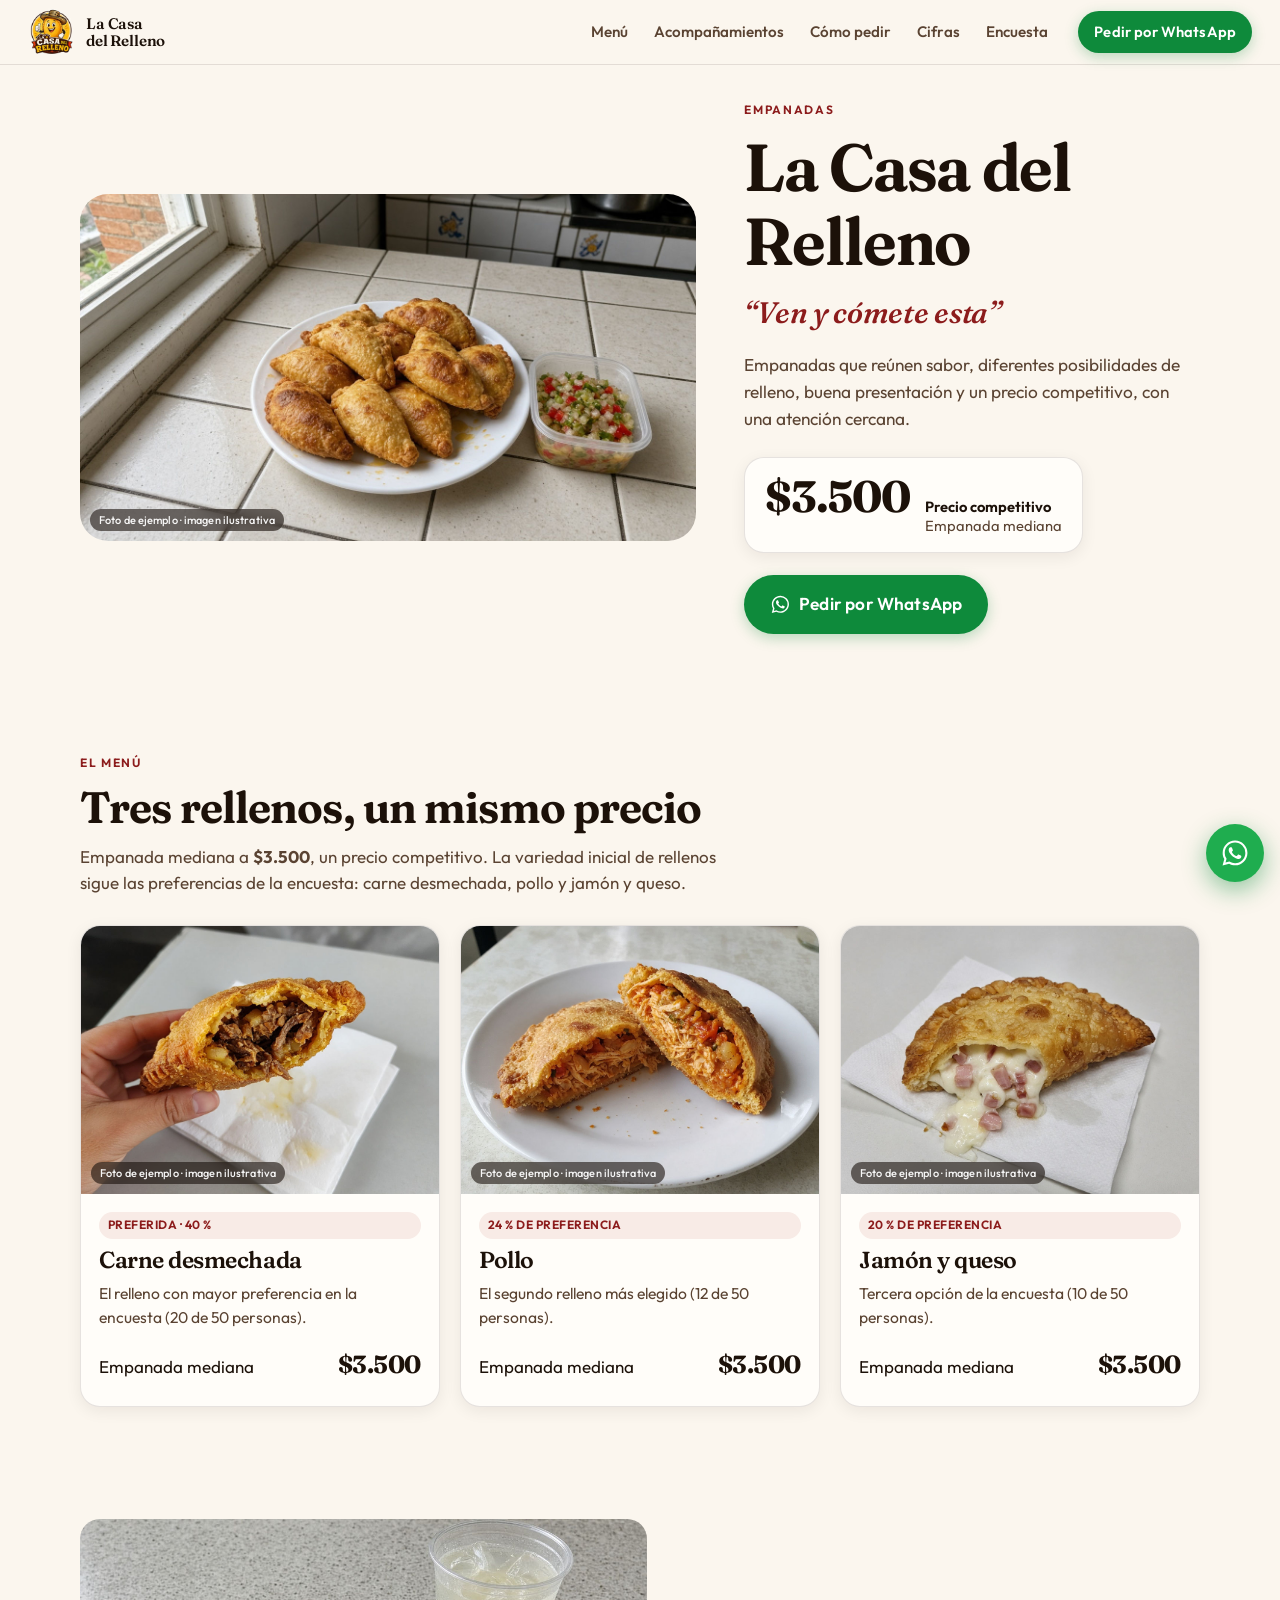
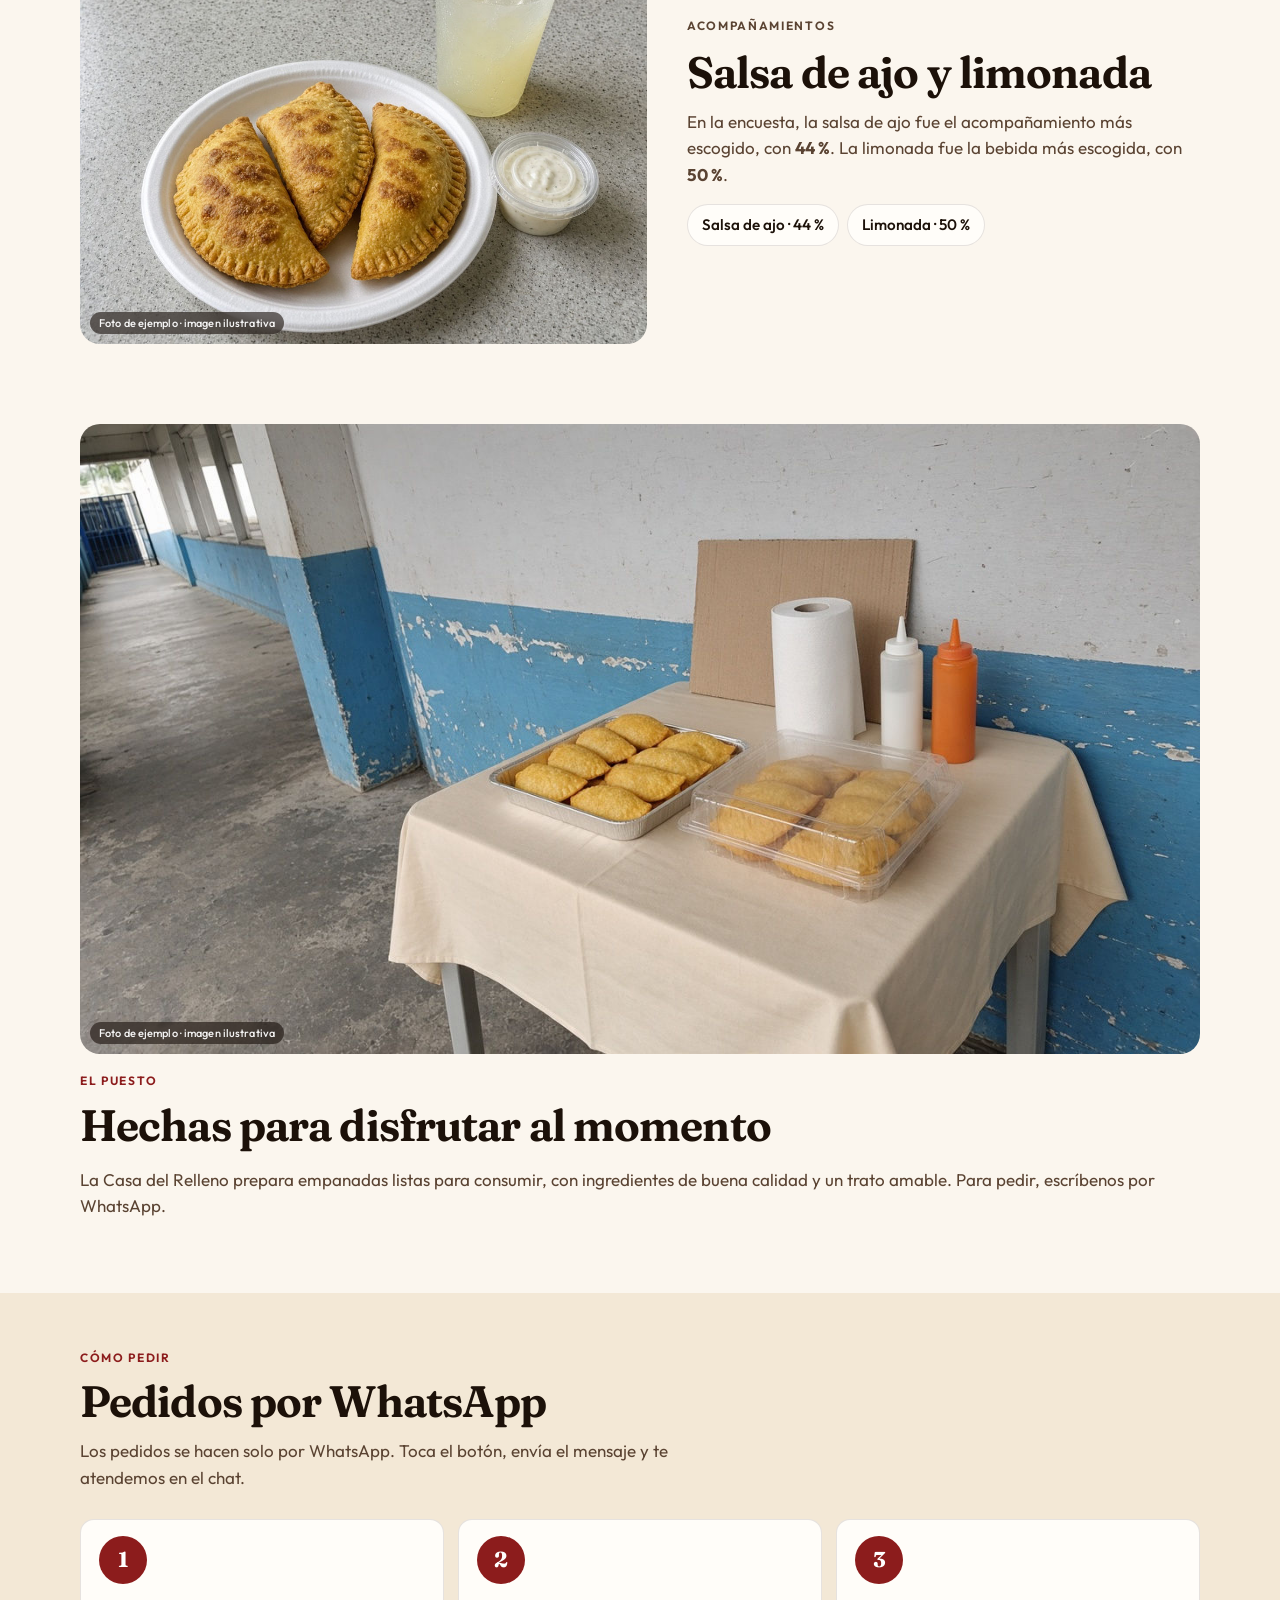
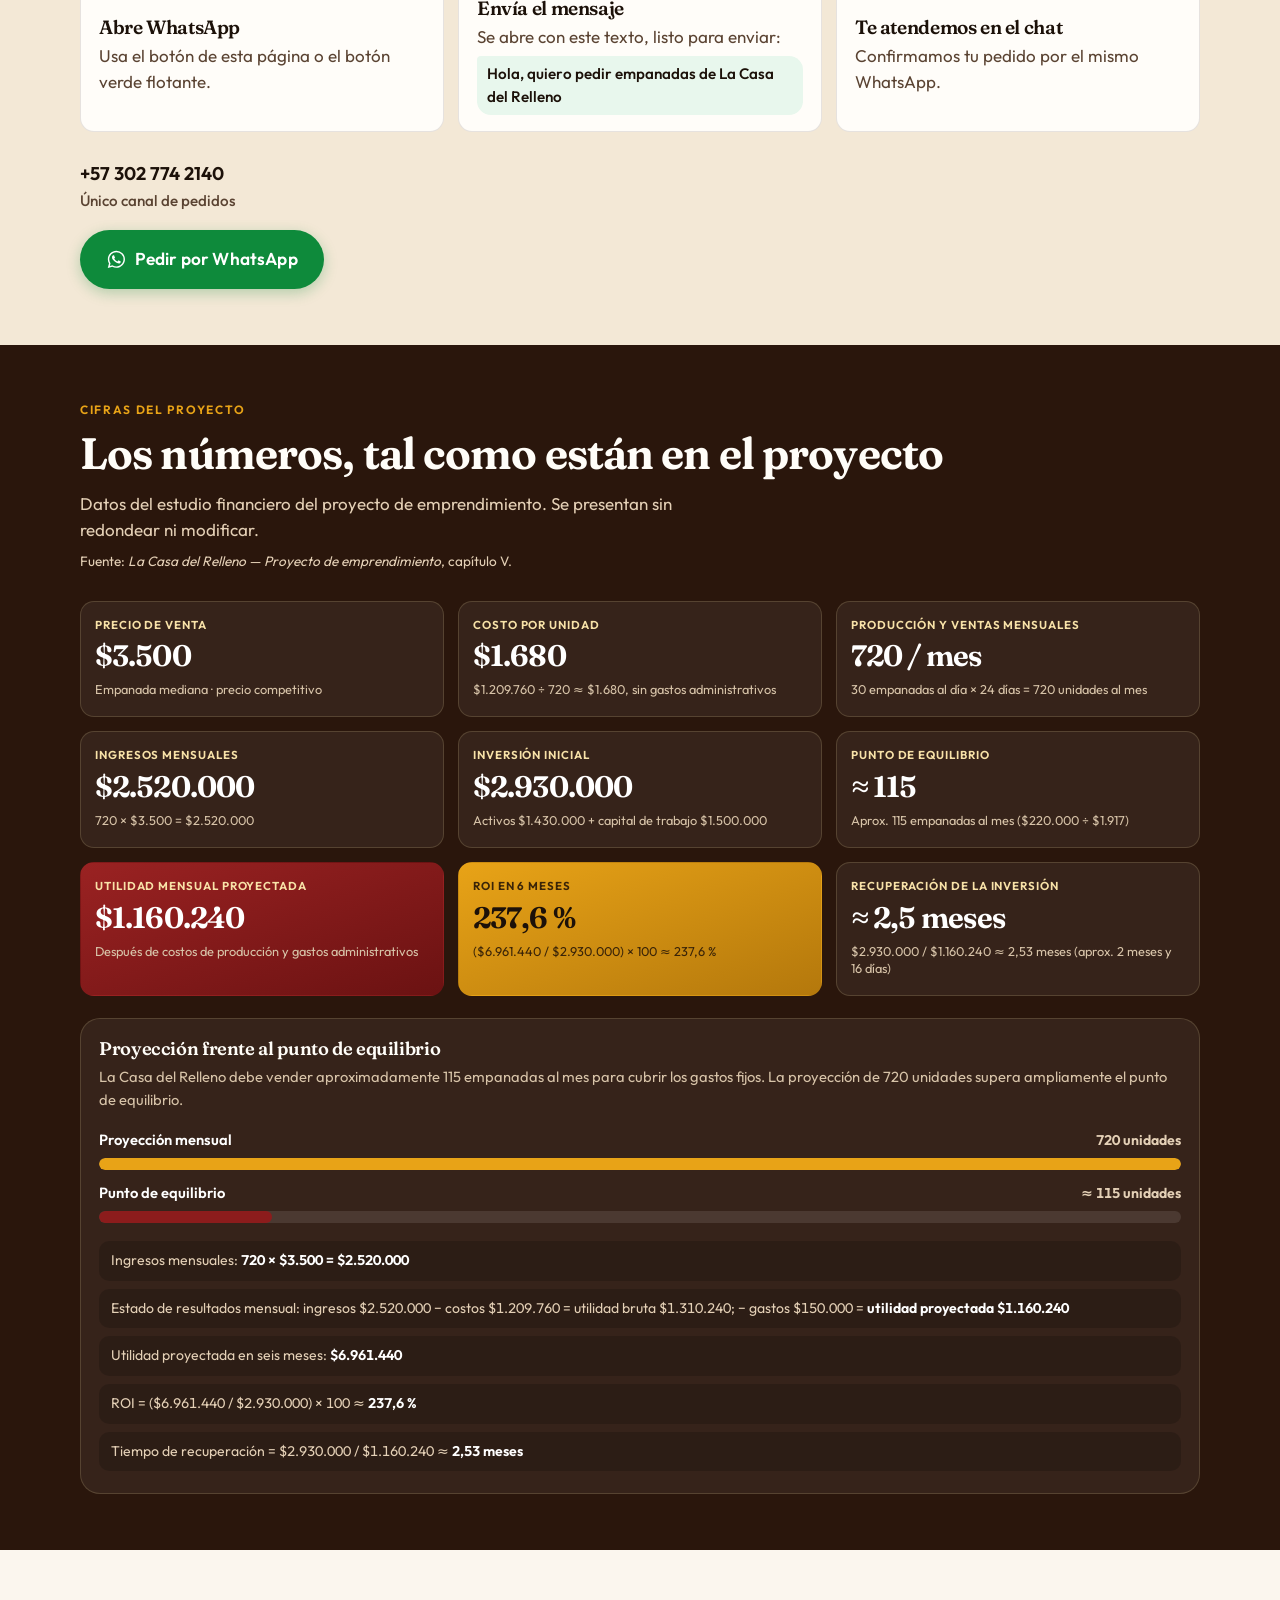
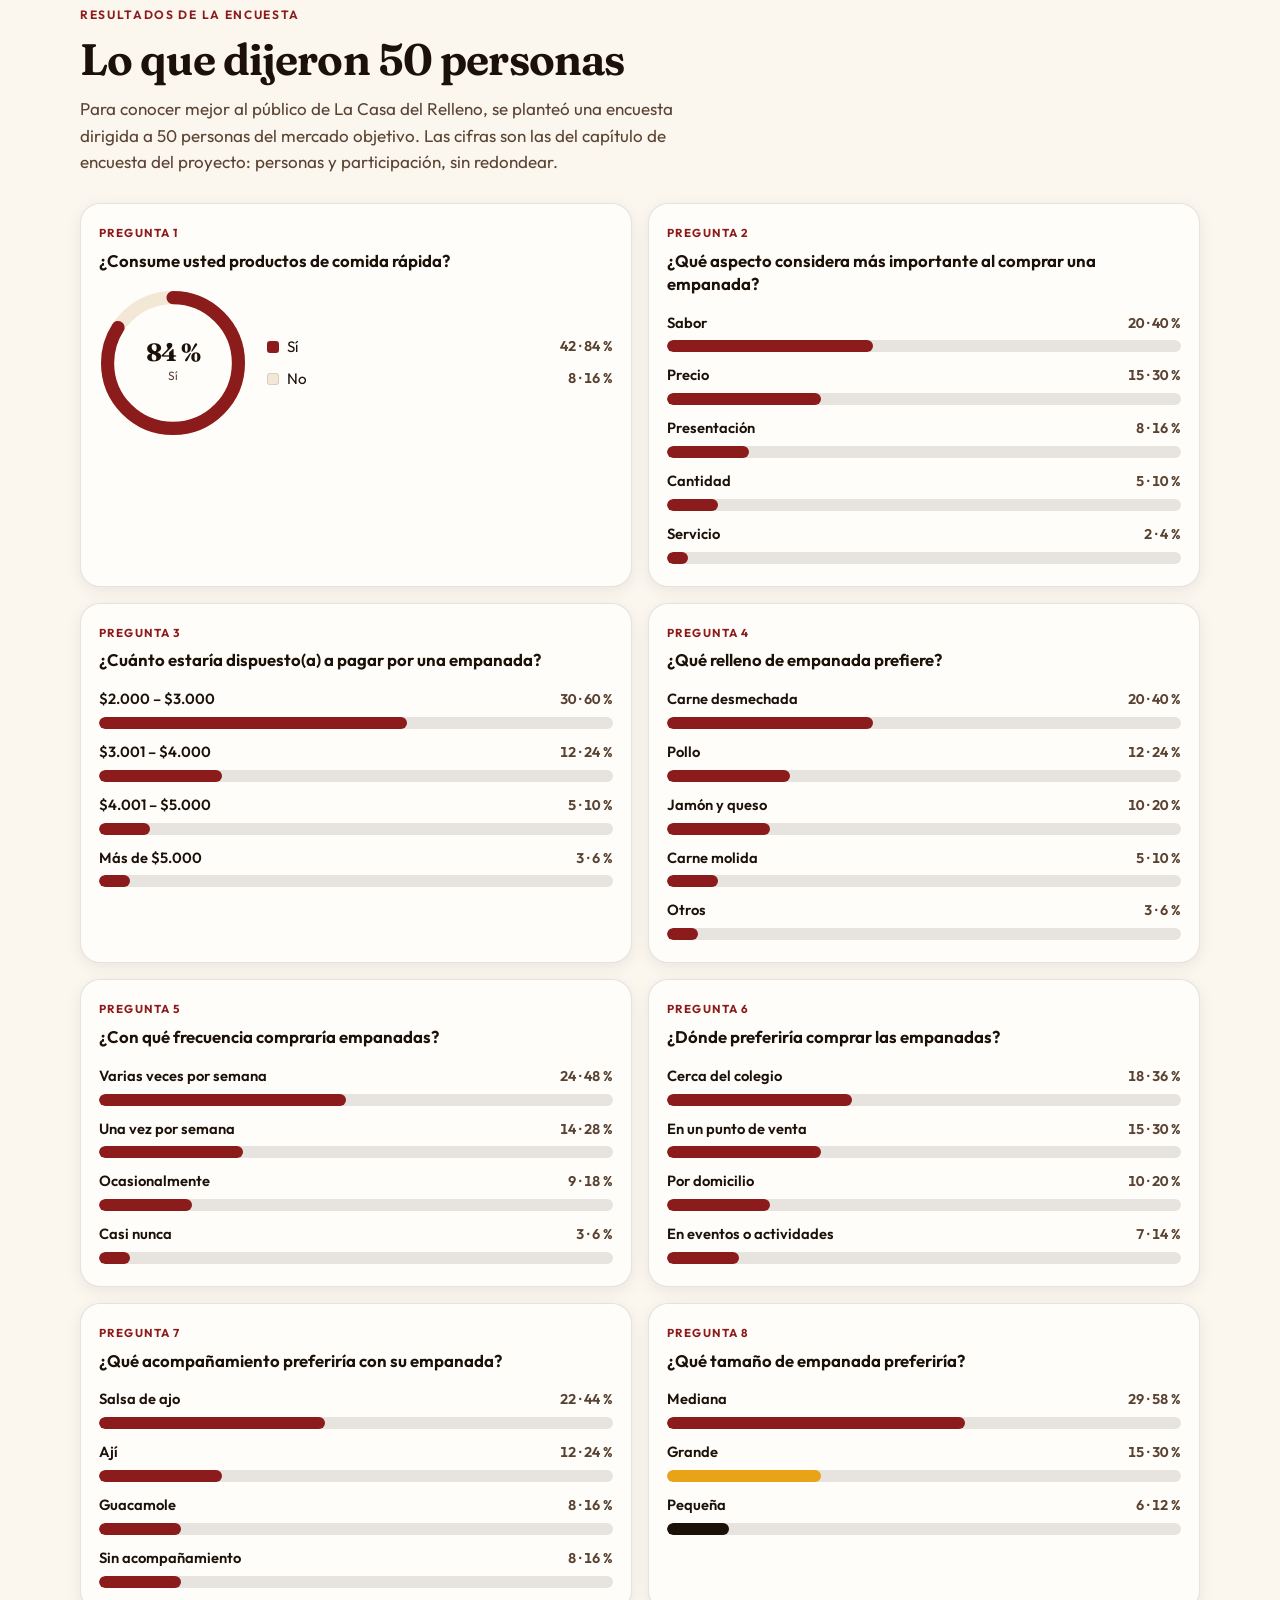
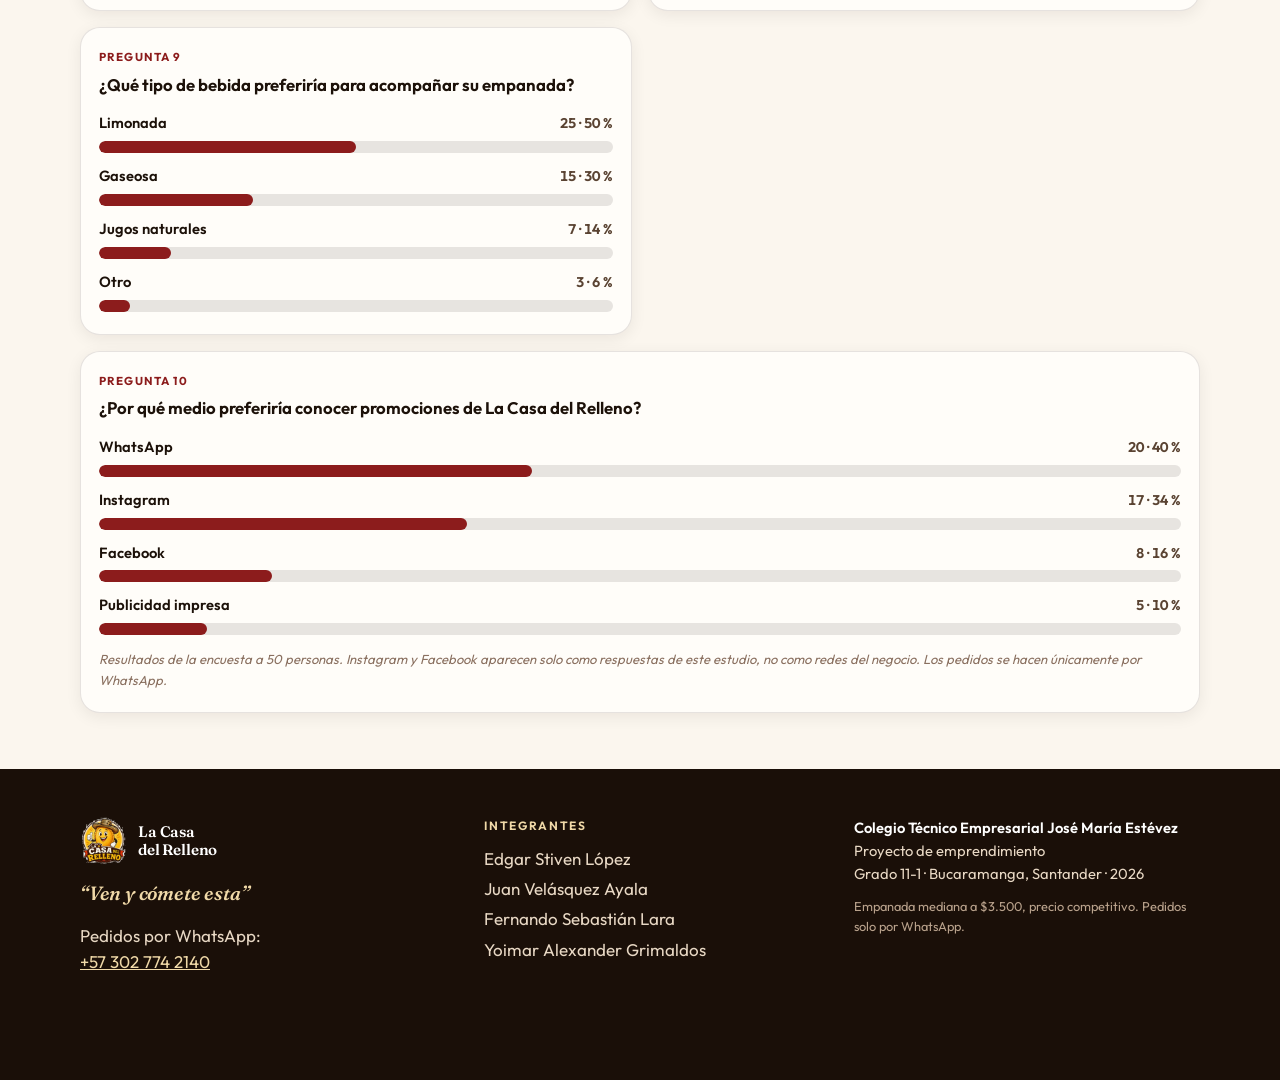
<file: casa-del-relleno/index.html>
<!DOCTYPE html>
<html lang="es-CO">
<head>
  <meta charset="utf-8">
  <meta name="viewport" content="width=device-width, initial-scale=1, viewport-fit=cover">
  <meta name="theme-color" content="#fbf6ee">
  <title>La Casa del Relleno · Ven y cómete esta</title>
  <meta name="description" content="La Casa del Relleno: empanadas de carne desmechada, pollo y jamón y queso. Precio competitivo $3.500. Pedidos solo por WhatsApp al +57 302 774 2140. «Ven y cómete esta».">
  <meta property="og:title" content="La Casa del Relleno · Ven y cómete esta">
  <meta property="og:description" content="Empanadas con sabor, variedad de relleno y precio competitivo de $3.500. Pedidos por WhatsApp.">
  <meta property="og:type" content="website">
  <meta property="og:locale" content="es_CO">
  <link rel="icon" type="image/png" href="[data-uri]">
  <link rel="apple-touch-icon" href="[data-uri]">
  <link rel="preconnect" href="https://fonts.googleapis.com">
  <link rel="preconnect" href="https://fonts.gstatic.com" crossorigin>
  <link href="https://fonts.googleapis.com/css2?family=Fraunces:ital,opsz,wght@0,9..144,500;0,9..144,600;0,9..144,700;1,9..144,550;1,9..144,600&family=Outfit:wght@400;500;600;700&display=swap" rel="stylesheet">
  <link rel="stylesheet" href="css/styles.css">

  <script>
  /* Carga imágenes desde archivos .b64 (el conector de GitHub no sube binarios raw) */
  (function(){
    var cache={};
    function dataUrl(path,t){
      var mime=/\.png/i.test(path)?'image/png':'image/jpeg';
      return 'data:'+mime+';base64,'+String(t).replace(/\s+/g,'');
    }
    function load(path){
      if(!cache[path]) cache[path]=fetch(path).then(function(r){if(!r.ok)throw new Error(r.status);return r.text()}).then(function(t){return dataUrl(path,t)});
      return cache[path];
    }
    function apply(){
      document.querySelectorAll('img[data-src]').forEach(function(img){
        if(img.dataset.ok) return;
        img.dataset.ok='1';
        load(img.getAttribute('data-src')).then(function(u){img.src=u}).catch(function(e){console.warn('img',e)});
      });
    }
    [
      'assets/img/hero-empanadas.jpg.b64',
      'assets/img/empanada-carne.jpg.b64',
      'assets/img/empanada-pollo.jpg.b64',
      'assets/img/empanada-jamon-queso.jpg.b64',
      'assets/img/empanadas-ajo-limonada.jpg.b64',
      'assets/img/puesto-empanadas.jpg.b64',
      'assets/img/logo.png.b64'
    ].forEach(load);
    if(document.readyState==='loading') document.addEventListener('DOMContentLoaded',apply);
    else apply();
  })();
  </script>
</head>
<body>
  <a class="skip" href="#contenido">Ir al contenido</a>

  <header class="site">
    <a class="brand" href="#inicio">
      <img src="[data-uri]" data-src="assets/img/logo.png.b64" width="96" height="95" alt="La Casa del Relleno">
      <span class="brand-name">La Casa<br>del Relleno</span>
    </a>
    <nav class="nav-desktop" aria-label="Secciones">
      <a href="#menu">Menú</a>
      <a href="#acompanamientos">Acompañamientos</a>
      <a href="#como-pedir">Cómo pedir</a>
      <a href="#cifras">Cifras</a>
      <a href="#encuesta">Encuesta</a>
    </nav>
    <details class="nav-box">
      <summary aria-label="Abrir menú"><span class="burger" aria-hidden="true"></span></summary>
      <nav class="nav-panel" aria-label="Secciones">
        <a href="#menu">Menú</a>
        <a href="#acompanamientos">Acompañamientos</a>
        <a href="#como-pedir">Cómo pedir</a>
        <a href="#cifras">Cifras</a>
        <a href="#encuesta">Encuesta</a>
      </nav>
    </details>
    <a class="btn btn-wa btn-header" href="https://wa.me/573027742140?text=Hola%2C%20quiero%20pedir%20empanadas%20de%20La%20Casa%20del%20Relleno" target="_blank" rel="noopener noreferrer"><span class="btn-short">Pedir</span><span class="btn-long">Pedir por WhatsApp</span></a>
  </header>

  <main id="contenido">

    <!-- INICIO -->
    <section class="hero" id="inicio">
      <!-- Foto reemplazable: assets/img/hero-empanadas.jpg (hero, 16:9) -->
      <figure class="photo ratio-16x9">
        <img src="[data-uri]" data-src="assets/img/hero-empanadas.jpg.b64" width="1280" height="720" alt="Plato de empanadas recién fritas junto a un recipiente de salsa, en una cocina" fetchpriority="high">
        <figcaption class="photo-tag">Foto de ejemplo · imagen ilustrativa</figcaption>
      </figure>
      <div class="hero-copy">
        <p class="kicker">Empanadas</p>
        <h1>La Casa del Relleno</h1>
        <p class="slogan">“Ven y cómete esta”</p>
        <p class="lead">Empanadas que reúnen sabor, diferentes posibilidades de relleno, buena presentación y un precio competitivo, con una atención cercana.</p>
        <div class="price-card">
          <span class="price">$3.500</span>
          <span class="price-meta">
            <strong>Precio competitivo</strong>
            Empanada mediana
          </span>
        </div>
        <a class="btn btn-wa btn-lg" href="https://wa.me/573027742140?text=Hola%2C%20quiero%20pedir%20empanadas%20de%20La%20Casa%20del%20Relleno" target="_blank" rel="noopener noreferrer">
          <svg viewBox="0 0 24 24" fill="currentColor" aria-hidden="true"><path d="M19.05 4.91A9.82 9.82 0 0 0 12.04 2C6.58 2 2.13 6.45 2.13 11.91c0 1.75.46 3.45 1.32 4.95L2.05 22l5.25-1.38c1.45.79 3.08 1.21 4.74 1.21h.01c5.46 0 9.91-4.45 9.91-9.91 0-2.65-1.03-5.14-2.91-7.01zm-7.01 15.24h-.01c-1.48 0-2.93-.4-4.19-1.15l-.3-.18-3.12.82.83-3.04-.2-.31a8.2 8.2 0 0 1-1.26-4.38c0-4.54 3.7-8.24 8.25-8.24 2.2 0 4.27.86 5.82 2.42a8.18 8.18 0 0 1 2.41 5.83c0 4.54-3.7 8.23-8.23 8.23zm4.52-6.16c-.25-.12-1.47-.72-1.7-.81-.23-.08-.39-.12-.56.12-.17.25-.64.81-.79.97-.15.17-.29.19-.54.06-.25-.12-1.05-.39-2-1.23-.74-.66-1.23-1.47-1.38-1.72-.14-.25-.02-.38.11-.51.11-.11.25-.29.37-.43.13-.14.17-.25.25-.41.08-.17.04-.31-.02-.43-.06-.12-.56-1.35-.76-1.85-.2-.49-.4-.42-.56-.43h-.48c-.17 0-.43.06-.66.31-.22.25-.87.85-.87 2.07 0 1.22.89 2.4 1.01 2.56.12.17 1.75 2.67 4.23 3.74 1.76.76 2.2.83 2.99.7.48-.08 1.47-.6 1.67-1.18.21-.58.21-1.07.15-1.18-.06-.1-.22-.16-.47-.28z"/></svg>
          Pedir por WhatsApp
        </a>
      </div>
    </section>

    <!-- MENÚ -->
    <section class="section" id="menu">
      <div class="wrap">
        <div class="section-head reveal">
          <p class="kicker">El menú</p>
          <h2>Tres rellenos, un mismo precio</h2>
          <p>Empanada mediana a <strong>$3.500</strong>, un precio competitivo. La variedad inicial de rellenos sigue las preferencias de la encuesta: carne desmechada, pollo y jamón y queso.</p>
        </div>
        <div class="menu-grid">

          <article class="menu-card reveal">
            <!-- Foto reemplazable: assets/img/empanada-carne.jpg (menú, 4:3) -->
            <figure class="photo ratio-4x3">
              <img src="[data-uri]" data-src="assets/img/empanada-carne.jpg.b64" width="960" height="720" alt="Mano sosteniendo una empanada abierta de carne desmechada" loading="lazy">
              <figcaption class="photo-tag">Foto de ejemplo · imagen ilustrativa</figcaption>
            </figure>
            <div class="body">
              <span class="tag">Preferida · 40 %</span>
              <h3>Carne desmechada</h3>
              <p class="fill-note">El relleno con mayor preferencia en la encuesta (20 de 50 personas).</p>
              <div class="row">
                <span>Empanada mediana</span>
                <span class="mp">$3.500</span>
              </div>
            </div>
          </article>

          <article class="menu-card reveal">
            <!-- Foto reemplazable: assets/img/empanada-pollo.jpg (menú, 4:3) -->
            <figure class="photo ratio-4x3">
              <img src="[data-uri]" data-src="assets/img/empanada-pollo.jpg.b64" width="960" height="720" alt="Empanada de pollo abierta en dos mitades sobre un plato" loading="lazy">
              <figcaption class="photo-tag">Foto de ejemplo · imagen ilustrativa</figcaption>
            </figure>
            <div class="body">
              <span class="tag">24 % de preferencia</span>
              <h3>Pollo</h3>
              <p class="fill-note">El segundo relleno más elegido (12 de 50 personas).</p>
              <div class="row">
                <span>Empanada mediana</span>
                <span class="mp">$3.500</span>
              </div>
            </div>
          </article>

          <article class="menu-card reveal">
            <!-- Foto reemplazable: assets/img/empanada-jamon-queso.jpg (menú, 4:3) -->
            <figure class="photo ratio-4x3">
              <img src="[data-uri]" data-src="assets/img/empanada-jamon-queso.jpg.b64" width="960" height="720" alt="Empanada de jamón y queso con el relleno derramándose sobre una servilleta" loading="lazy">
              <figcaption class="photo-tag">Foto de ejemplo · imagen ilustrativa</figcaption>
            </figure>
            <div class="body">
              <span class="tag">20 % de preferencia</span>
              <h3>Jamón y queso</h3>
              <p class="fill-note">Tercera opción de la encuesta (10 de 50 personas).</p>
              <div class="row">
                <span>Empanada mediana</span>
                <span class="mp">$3.500</span>
              </div>
            </div>
          </article>

        </div>
      </div>
    </section>

    <!-- ACOMPAÑAMIENTOS -->
    <section class="section" id="acompanamientos">
      <div class="wrap split">
        <!-- Foto reemplazable: assets/img/empanadas-ajo-limonada.jpg (acompañamiento y bebida, 4:3) -->
        <figure class="photo ratio-4x3 reveal">
          <img src="[data-uri]" data-src="assets/img/empanadas-ajo-limonada.jpg.b64" width="960" height="720" alt="Tres empanadas en un plato, con salsa de ajo y un vaso de limonada" loading="lazy">
          <figcaption class="photo-tag">Foto de ejemplo · imagen ilustrativa</figcaption>
        </figure>
        <div class="copy reveal">
          <p class="kicker">Acompañamientos</p>
          <h2>Salsa de ajo y limonada</h2>
          <p>En la encuesta, la salsa de ajo fue el acompañamiento más escogido, con <strong class="nowr">44&nbsp;%</strong>. La limonada fue la bebida más escogida, con <strong class="nowr">50&nbsp;%</strong>.</p>
          <div class="chips">
            <span class="chip">Salsa de ajo · 44 %</span>
            <span class="chip">Limonada · 50 %</span>
          </div>
        </div>
      </div>
    </section>

    <!-- PUESTO (sin dirección ni horario) -->
    <section id="puesto">
      <!-- Foto reemplazable: assets/img/puesto-empanadas.jpg (punto de venta, 16:9) -->
      <figure class="photo ratio-16x9">
        <img src="[data-uri]" data-src="assets/img/puesto-empanadas.jpg.b64" width="1280" height="720" alt="Puesto de empanadas en un corredor, con bandejas, salsas y una caja de empaque" loading="lazy">
        <figcaption class="photo-tag">Foto de ejemplo · imagen ilustrativa</figcaption>
      </figure>
      <div class="caption-block reveal">
        <p class="kicker">El puesto</p>
        <h2>Hechas para disfrutar al momento</h2>
        <p>La Casa del Relleno prepara empanadas listas para consumir, con ingredientes de buena calidad y un trato amable. Para pedir, escríbenos por WhatsApp.</p>
      </div>
    </section>

    <!-- CÓMO PEDIR — solo WhatsApp -->
    <section class="section" id="como-pedir">
      <div class="wrap">
        <div class="section-head reveal">
          <p class="kicker">Cómo pedir</p>
          <h2>Pedidos por WhatsApp</h2>
          <p>Los pedidos se hacen solo por WhatsApp. Toca el botón, envía el mensaje y te atendemos en el chat.</p>
        </div>
        <div class="steps">
          <article class="step reveal">
            <span class="step-n" aria-hidden="true">1</span>
            <div>
              <h3>Abre WhatsApp</h3>
              <p>Usa el botón de esta página o el botón verde flotante.</p>
            </div>
          </article>
          <article class="step reveal">
            <span class="step-n" aria-hidden="true">2</span>
            <div>
              <h3>Envía el mensaje</h3>
              <p>Se abre con este texto, listo para enviar:</p>
              <span class="msg">Hola, quiero pedir empanadas de La Casa del Relleno</span>
            </div>
          </article>
          <article class="step reveal">
            <span class="step-n" aria-hidden="true">3</span>
            <div>
              <h3>Te atendemos en el chat</h3>
              <p>Confirmamos tu pedido por el mismo WhatsApp.</p>
            </div>
          </article>
        </div>
        <p class="phone-line reveal">
          +57 302 774 2140
          <span>Único canal de pedidos</span>
        </p>
        <a class="btn btn-wa btn-lg reveal" href="https://wa.me/573027742140?text=Hola%2C%20quiero%20pedir%20empanadas%20de%20La%20Casa%20del%20Relleno" target="_blank" rel="noopener noreferrer">
          <svg viewBox="0 0 24 24" fill="currentColor" aria-hidden="true"><path d="M19.05 4.91A9.82 9.82 0 0 0 12.04 2C6.58 2 2.13 6.45 2.13 11.91c0 1.75.46 3.45 1.32 4.95L2.05 22l5.25-1.38c1.45.79 3.08 1.21 4.74 1.21h.01c5.46 0 9.91-4.45 9.91-9.91 0-2.65-1.03-5.14-2.91-7.01zm-7.01 15.24h-.01c-1.48 0-2.93-.4-4.19-1.15l-.3-.18-3.12.82.83-3.04-.2-.31a8.2 8.2 0 0 1-1.26-4.38c0-4.54 3.7-8.24 8.25-8.24 2.2 0 4.27.86 5.82 2.42a8.18 8.18 0 0 1 2.41 5.83c0 4.54-3.7 8.23-8.23 8.23zm4.52-6.16c-.25-.12-1.47-.72-1.7-.81-.23-.08-.39-.12-.56.12-.17.25-.64.81-.79.97-.15.17-.29.19-.54.06-.25-.12-1.05-.39-2-1.23-.74-.66-1.23-1.47-1.38-1.72-.14-.25-.02-.38.11-.51.11-.11.25-.29.37-.43.13-.14.17-.25.25-.41.08-.17.04-.31-.02-.43-.06-.12-.56-1.35-.76-1.85-.2-.49-.4-.42-.56-.43h-.48c-.17 0-.43.06-.66.31-.22.25-.87.85-.87 2.07 0 1.22.89 2.4 1.01 2.56.12.17 1.75 2.67 4.23 3.74 1.76.76 2.2.83 2.99.7.48-.08 1.47-.6 1.67-1.18.21-.58.21-1.07.15-1.18-.06-.1-.22-.16-.47-.28z"/></svg>
          Pedir por WhatsApp
        </a>
      </div>
    </section>

    <!-- CIFRAS DEL PROYECTO — cifras textuales del PDF aprobado, sin redondear -->
    <section class="section" id="cifras">
      <div class="wrap">
        <div class="section-head reveal">
          <p class="kicker">Cifras del proyecto</p>
          <h2>Los números, tal como están en el proyecto</h2>
          <p>Datos del estudio financiero del proyecto de emprendimiento. Se presentan sin redondear ni modificar.</p>
          <p class="src">Fuente: <cite>La Casa del Relleno — Proyecto de emprendimiento</cite>, capítulo V.</p>
        </div>

        <div class="metrics">
          <article class="metric">
            <p class="metric-label">Precio de venta</p>
            <p class="metric-value">$3.500</p>
            <p class="metric-note">Empanada mediana · precio competitivo</p>
          </article>
          <article class="metric">
            <p class="metric-label">Costo por unidad</p>
            <p class="metric-value">$1.680</p>
            <p class="metric-note">$1.209.760 ÷ 720 ≈ $1.680, sin gastos administrativos</p>
          </article>
          <article class="metric wide">
            <p class="metric-label">Producción y ventas mensuales</p>
            <p class="metric-value">720 / mes</p>
            <p class="metric-note">30 empanadas al día × 24 días = 720 unidades al mes</p>
          </article>
          <article class="metric">
            <p class="metric-label">Ingresos mensuales</p>
            <p class="metric-value">$2.520.000</p>
            <p class="metric-note">720 × $3.500 = $2.520.000</p>
          </article>
          <article class="metric">
            <p class="metric-label">Inversión inicial</p>
            <p class="metric-value">$2.930.000</p>
            <p class="metric-note">Activos $1.430.000 + capital de trabajo $1.500.000</p>
          </article>
          <article class="metric">
            <p class="metric-label">Punto de equilibrio</p>
            <p class="metric-value">≈ 115</p>
            <p class="metric-note">Aprox. 115 empanadas al mes ($220.000 ÷ $1.917)</p>
          </article>
          <article class="metric accent">
            <p class="metric-label">Utilidad mensual proyectada</p>
            <p class="metric-value">$1.160.240</p>
            <p class="metric-note">Después de costos de producción y gastos administrativos</p>
          </article>
          <article class="metric gold">
            <p class="metric-label">ROI en 6 meses</p>
            <p class="metric-value">237,6 %</p>
            <p class="metric-note">($6.961.440 / $2.930.000) × 100 ≈ 237,6 %</p>
          </article>
          <article class="metric">
            <p class="metric-label">Recuperación de la inversión</p>
            <p class="metric-value">≈ 2,5 meses</p>
            <p class="metric-note">$2.930.000 / $1.160.240 ≈ 2,53 meses (aprox. 2 meses y 16 días)</p>
          </article>
        </div>

        <div class="chart-panel chart">
          <h3>Proyección frente al punto de equilibrio</h3>
          <p class="explain">La Casa del Relleno debe vender aproximadamente 115 empanadas al mes para cubrir los gastos fijos. La proyección de 720 unidades supera ampliamente el punto de equilibrio.</p>
          <div class="bars">
            <div class="bar-row">
              <div class="bar-meta">
                <span class="name">Proyección mensual</span>
                <span class="fig">720 unidades</span>
              </div>
              <div class="bar-track"><div class="bar-fill gold" style="--p:100%"></div></div>
            </div>
            <div class="bar-row">
              <div class="bar-meta">
                <span class="name">Punto de equilibrio</span>
                <span class="fig">≈ 115 unidades</span>
              </div>
              <div class="bar-track"><div class="bar-fill" style="--p:calc(115 / 720 * 100%)"></div></div>
            </div>
          </div>
          <ul class="formulas">
            <li>Ingresos mensuales: <strong>720 × $3.500 = $2.520.000</strong></li>
            <li>Estado de resultados mensual: ingresos $2.520.000 − costos $1.209.760 = utilidad bruta $1.310.240; − gastos $150.000 = <strong>utilidad proyectada $1.160.240</strong></li>
            <li>Utilidad proyectada en seis meses: <strong>$6.961.440</strong></li>
            <li>ROI = ($6.961.440 / $2.930.000) × 100 ≈ <strong>237,6 %</strong></li>
            <li>Tiempo de recuperación = $2.930.000 / $1.160.240 ≈ <strong>2,53 meses</strong></li>
          </ul>
        </div>
      </div>
    </section>

    <!-- RESULTADOS DE LA ENCUESTA — 50 personas, preguntas y % del PDF -->
    <section class="section" id="encuesta">
      <div class="wrap">
        <div class="section-head survey-intro reveal">
          <p class="kicker">Resultados de la encuesta</p>
          <h2>Lo que dijeron 50 personas</h2>
          <p>Para conocer mejor al público de La Casa del Relleno, se planteó una encuesta dirigida a 50 personas del mercado objetivo. Las cifras son las del capítulo de encuesta del proyecto: personas y participación, sin redondear.</p>
        </div>

        <div class="q-grid">

          <!-- P1 -->
          <article class="q-card chart">
            <p class="q-num">Pregunta 1</p>
            <h3>¿Consume usted productos de comida rápida?</h3>
            <div class="donut-wrap">
              <div class="donut" role="img" aria-label="Sí: 42 personas, 84 por ciento. No: 8 personas, 16 por ciento.">
                <svg viewBox="0 0 36 36" aria-hidden="true">
                  <circle class="donut-bg" cx="18" cy="18" r="15.9155"></circle>
                  <circle class="donut-ring" cx="18" cy="18" r="15.9155" style="--dash: 84 16"></circle>
                </svg>
                <div class="donut-center"><strong>84 %</strong><span>Sí</span></div>
              </div>
              <div class="legend">
                <div class="legend-item"><span class="swatch"></span>Sí<span class="fig">42 · 84 %</span></div>
                <div class="legend-item"><span class="swatch mute"></span>No<span class="fig">8 · 16 %</span></div>
              </div>
            </div>
          </article>

          <!-- P2 -->
          <article class="q-card chart">
            <p class="q-num">Pregunta 2</p>
            <h3>¿Qué aspecto considera más importante al comprar una empanada?</h3>
            <div class="bars">
              <div class="bar-row"><div class="bar-meta"><span class="name">Sabor</span><span class="fig">20 · 40 %</span></div><div class="bar-track"><div class="bar-fill" style="--p:40%"></div></div></div>
              <div class="bar-row"><div class="bar-meta"><span class="name">Precio</span><span class="fig">15 · 30 %</span></div><div class="bar-track"><div class="bar-fill" style="--p:30%"></div></div></div>
              <div class="bar-row"><div class="bar-meta"><span class="name">Presentación</span><span class="fig">8 · 16 %</span></div><div class="bar-track"><div class="bar-fill" style="--p:16%"></div></div></div>
              <div class="bar-row"><div class="bar-meta"><span class="name">Cantidad</span><span class="fig">5 · 10 %</span></div><div class="bar-track"><div class="bar-fill" style="--p:10%"></div></div></div>
              <div class="bar-row"><div class="bar-meta"><span class="name">Servicio</span><span class="fig">2 · 4 %</span></div><div class="bar-track"><div class="bar-fill" style="--p:4%"></div></div></div>
            </div>
          </article>

          <!-- P3 -->
          <article class="q-card chart">
            <p class="q-num">Pregunta 3</p>
            <h3>¿Cuánto estaría dispuesto(a) a pagar por una empanada?</h3>
            <div class="bars">
              <div class="bar-row"><div class="bar-meta"><span class="name">$2.000 – $3.000</span><span class="fig">30 · 60 %</span></div><div class="bar-track"><div class="bar-fill" style="--p:60%"></div></div></div>
              <div class="bar-row"><div class="bar-meta"><span class="name">$3.001 – $4.000</span><span class="fig">12 · 24 %</span></div><div class="bar-track"><div class="bar-fill" style="--p:24%"></div></div></div>
              <div class="bar-row"><div class="bar-meta"><span class="name">$4.001 – $5.000</span><span class="fig">5 · 10 %</span></div><div class="bar-track"><div class="bar-fill" style="--p:10%"></div></div></div>
              <div class="bar-row"><div class="bar-meta"><span class="name">Más de $5.000</span><span class="fig">3 · 6 %</span></div><div class="bar-track"><div class="bar-fill" style="--p:6%"></div></div></div>
            </div>
          </article>

          <!-- P4 -->
          <article class="q-card chart">
            <p class="q-num">Pregunta 4</p>
            <h3>¿Qué relleno de empanada prefiere?</h3>
            <div class="bars">
              <div class="bar-row"><div class="bar-meta"><span class="name">Carne desmechada</span><span class="fig">20 · 40 %</span></div><div class="bar-track"><div class="bar-fill" style="--p:40%"></div></div></div>
              <div class="bar-row"><div class="bar-meta"><span class="name">Pollo</span><span class="fig">12 · 24 %</span></div><div class="bar-track"><div class="bar-fill" style="--p:24%"></div></div></div>
              <div class="bar-row"><div class="bar-meta"><span class="name">Jamón y queso</span><span class="fig">10 · 20 %</span></div><div class="bar-track"><div class="bar-fill" style="--p:20%"></div></div></div>
              <div class="bar-row"><div class="bar-meta"><span class="name">Carne molida</span><span class="fig">5 · 10 %</span></div><div class="bar-track"><div class="bar-fill" style="--p:10%"></div></div></div>
              <div class="bar-row"><div class="bar-meta"><span class="name">Otros</span><span class="fig">3 · 6 %</span></div><div class="bar-track"><div class="bar-fill" style="--p:6%"></div></div></div>
            </div>
          </article>

          <!-- P5 -->
          <article class="q-card chart">
            <p class="q-num">Pregunta 5</p>
            <h3>¿Con qué frecuencia compraría empanadas?</h3>
            <div class="bars">
              <div class="bar-row"><div class="bar-meta"><span class="name">Varias veces por semana</span><span class="fig">24 · 48 %</span></div><div class="bar-track"><div class="bar-fill" style="--p:48%"></div></div></div>
              <div class="bar-row"><div class="bar-meta"><span class="name">Una vez por semana</span><span class="fig">14 · 28 %</span></div><div class="bar-track"><div class="bar-fill" style="--p:28%"></div></div></div>
              <div class="bar-row"><div class="bar-meta"><span class="name">Ocasionalmente</span><span class="fig">9 · 18 %</span></div><div class="bar-track"><div class="bar-fill" style="--p:18%"></div></div></div>
              <div class="bar-row"><div class="bar-meta"><span class="name">Casi nunca</span><span class="fig">3 · 6 %</span></div><div class="bar-track"><div class="bar-fill" style="--p:6%"></div></div></div>
            </div>
          </article>

          <!-- P6 -->
          <article class="q-card chart">
            <p class="q-num">Pregunta 6</p>
            <h3>¿Dónde preferiría comprar las empanadas?</h3>
            <div class="bars">
              <div class="bar-row"><div class="bar-meta"><span class="name">Cerca del colegio</span><span class="fig">18 · 36 %</span></div><div class="bar-track"><div class="bar-fill" style="--p:36%"></div></div></div>
              <div class="bar-row"><div class="bar-meta"><span class="name">En un punto de venta</span><span class="fig">15 · 30 %</span></div><div class="bar-track"><div class="bar-fill" style="--p:30%"></div></div></div>
              <div class="bar-row"><div class="bar-meta"><span class="name">Por domicilio</span><span class="fig">10 · 20 %</span></div><div class="bar-track"><div class="bar-fill" style="--p:20%"></div></div></div>
              <div class="bar-row"><div class="bar-meta"><span class="name">En eventos o actividades</span><span class="fig">7 · 14 %</span></div><div class="bar-track"><div class="bar-fill" style="--p:14%"></div></div></div>
            </div>
          </article>

          <!-- P7 -->
          <article class="q-card chart">
            <p class="q-num">Pregunta 7</p>
            <h3>¿Qué acompañamiento preferiría con su empanada?</h3>
            <div class="bars">
              <div class="bar-row"><div class="bar-meta"><span class="name">Salsa de ajo</span><span class="fig">22 · 44 %</span></div><div class="bar-track"><div class="bar-fill" style="--p:44%"></div></div></div>
              <div class="bar-row"><div class="bar-meta"><span class="name">Ají</span><span class="fig">12 · 24 %</span></div><div class="bar-track"><div class="bar-fill" style="--p:24%"></div></div></div>
              <div class="bar-row"><div class="bar-meta"><span class="name">Guacamole</span><span class="fig">8 · 16 %</span></div><div class="bar-track"><div class="bar-fill" style="--p:16%"></div></div></div>
              <div class="bar-row"><div class="bar-meta"><span class="name">Sin acompañamiento</span><span class="fig">8 · 16 %</span></div><div class="bar-track"><div class="bar-fill" style="--p:16%"></div></div></div>
            </div>
          </article>

          <!-- P8 -->
          <article class="q-card chart">
            <p class="q-num">Pregunta 8</p>
            <h3>¿Qué tamaño de empanada preferiría?</h3>
            <div class="bars">
              <div class="bar-row"><div class="bar-meta"><span class="name">Mediana</span><span class="fig">29 · 58 %</span></div><div class="bar-track"><div class="bar-fill" style="--p:58%"></div></div></div>
              <div class="bar-row"><div class="bar-meta"><span class="name">Grande</span><span class="fig">15 · 30 %</span></div><div class="bar-track"><div class="bar-fill gold" style="--p:30%"></div></div></div>
              <div class="bar-row"><div class="bar-meta"><span class="name">Pequeña</span><span class="fig">6 · 12 %</span></div><div class="bar-track"><div class="bar-fill deep" style="--p:12%"></div></div></div>
            </div>
          </article>

          <!-- P9 -->
          <article class="q-card chart">
            <p class="q-num">Pregunta 9</p>
            <h3>¿Qué tipo de bebida preferiría para acompañar su empanada?</h3>
            <div class="bars">
              <div class="bar-row"><div class="bar-meta"><span class="name">Limonada</span><span class="fig">25 · 50 %</span></div><div class="bar-track"><div class="bar-fill" style="--p:50%"></div></div></div>
              <div class="bar-row"><div class="bar-meta"><span class="name">Gaseosa</span><span class="fig">15 · 30 %</span></div><div class="bar-track"><div class="bar-fill" style="--p:30%"></div></div></div>
              <div class="bar-row"><div class="bar-meta"><span class="name">Jugos naturales</span><span class="fig">7 · 14 %</span></div><div class="bar-track"><div class="bar-fill" style="--p:14%"></div></div></div>
              <div class="bar-row"><div class="bar-meta"><span class="name">Otro</span><span class="fig">3 · 6 %</span></div><div class="bar-track"><div class="bar-fill" style="--p:6%"></div></div></div>
            </div>
          </article>

          <!-- P10: Instagram y Facebook SOLO como resultados de encuesta, sin enlaces ni íconos de red del negocio -->
          <article class="q-card chart span-all">
            <p class="q-num">Pregunta 10</p>
            <h3>¿Por qué medio preferiría conocer promociones de La Casa del Relleno?</h3>
            <div class="bars">
              <div class="bar-row"><div class="bar-meta"><span class="name">WhatsApp</span><span class="fig">20 · 40 %</span></div><div class="bar-track"><div class="bar-fill" style="--p:40%"></div></div></div>
              <div class="bar-row"><div class="bar-meta"><span class="name">Instagram</span><span class="fig">17 · 34 %</span></div><div class="bar-track"><div class="bar-fill" style="--p:34%"></div></div></div>
              <div class="bar-row"><div class="bar-meta"><span class="name">Facebook</span><span class="fig">8 · 16 %</span></div><div class="bar-track"><div class="bar-fill" style="--p:16%"></div></div></div>
              <div class="bar-row"><div class="bar-meta"><span class="name">Publicidad impresa</span><span class="fig">5 · 10 %</span></div><div class="bar-track"><div class="bar-fill" style="--p:10%"></div></div></div>
            </div>
            <p class="note-survey">Resultados de la encuesta a 50 personas. Instagram y Facebook aparecen solo como respuestas de este estudio, no como redes del negocio. Los pedidos se hacen únicamente por WhatsApp.</p>
          </article>

        </div>
      </div>
    </section>

  </main>

  <footer class="site">
    <div class="wrap">
      <div>
        <a class="brand" href="#inicio">
          <img src="[data-uri]" data-src="assets/img/logo.png.b64" width="96" height="95" alt="">
          <span class="brand-name">La Casa<br>del Relleno</span>
        </a>
        <p class="slogan" style="color:#f0d9a8;font-size:1.2rem;margin:14px 0 0">“Ven y cómete esta”</p>
        <p class="wa-text">Pedidos por WhatsApp:<br><a href="https://wa.me/573027742140?text=Hola%2C%20quiero%20pedir%20empanadas%20de%20La%20Casa%20del%20Relleno" target="_blank" rel="noopener noreferrer">+57 302 774 2140</a></p>
      </div>
      <div>
        <p class="kicker" style="color:#f0d9a8">Integrantes</p>
        <ul class="team">
          <li>Edgar Stiven López</li>
          <li>Juan Velásquez Ayala</li>
          <li>Fernando Sebastián Lara</li>
          <li>Yoimar Alexander Grimaldos</li>
        </ul>
      </div>
      <div>
        <p class="legal"><strong>Colegio Técnico Empresarial José María Estévez</strong><br>Proyecto de emprendimiento<br>Grado 11-1 · Bucaramanga, Santander · 2026</p>
        <p class="fine">Empanada mediana a $3.500, precio competitivo. Pedidos solo por WhatsApp.</p>
      </div>
    </div>
  </footer>

  <a class="wa-float" href="https://wa.me/573027742140?text=Hola%2C%20quiero%20pedir%20empanadas%20de%20La%20Casa%20del%20Relleno" target="_blank" rel="noopener noreferrer" aria-label="Pedir por WhatsApp al +57 302 774 2140">
    <svg viewBox="0 0 24 24" fill="currentColor" aria-hidden="true"><path d="M19.05 4.91A9.82 9.82 0 0 0 12.04 2C6.58 2 2.13 6.45 2.13 11.91c0 1.75.46 3.45 1.32 4.95L2.05 22l5.25-1.38c1.45.79 3.08 1.21 4.74 1.21h.01c5.46 0 9.91-4.45 9.91-9.91 0-2.65-1.03-5.14-2.91-7.01zm-7.01 15.24h-.01c-1.48 0-2.93-.4-4.19-1.15l-.3-.18-3.12.82.83-3.04-.2-.31a8.2 8.2 0 0 1-1.26-4.38c0-4.54 3.7-8.24 8.25-8.24 2.2 0 4.27.86 5.82 2.42a8.18 8.18 0 0 1 2.41 5.83c0 4.54-3.7 8.23-8.23 8.23zm4.52-6.16c-.25-.12-1.47-.72-1.7-.81-.23-.08-.39-.12-.56.12-.17.25-.64.81-.79.97-.15.17-.29.19-.54.06-.25-.12-1.05-.39-2-1.23-.74-.66-1.23-1.47-1.38-1.72-.14-.25-.02-.38.11-.51.11-.11.25-.29.37-.43.13-.14.17-.25.25-.41.08-.17.04-.31-.02-.43-.06-.12-.56-1.35-.76-1.85-.2-.49-.4-.42-.56-.43h-.48c-.17 0-.43.06-.66.31-.22.25-.87.85-.87 2.07 0 1.22.89 2.4 1.01 2.56.12.17 1.75 2.67 4.23 3.74 1.76.76 2.2.83 2.99.7.48-.08 1.47-.6 1.67-1.18.21-.58.21-1.07.15-1.18-.06-.1-.22-.16-.47-.28z"/></svg>
  </a>

  <script src="js/main.js"></script>
</body>
</html>
</file>
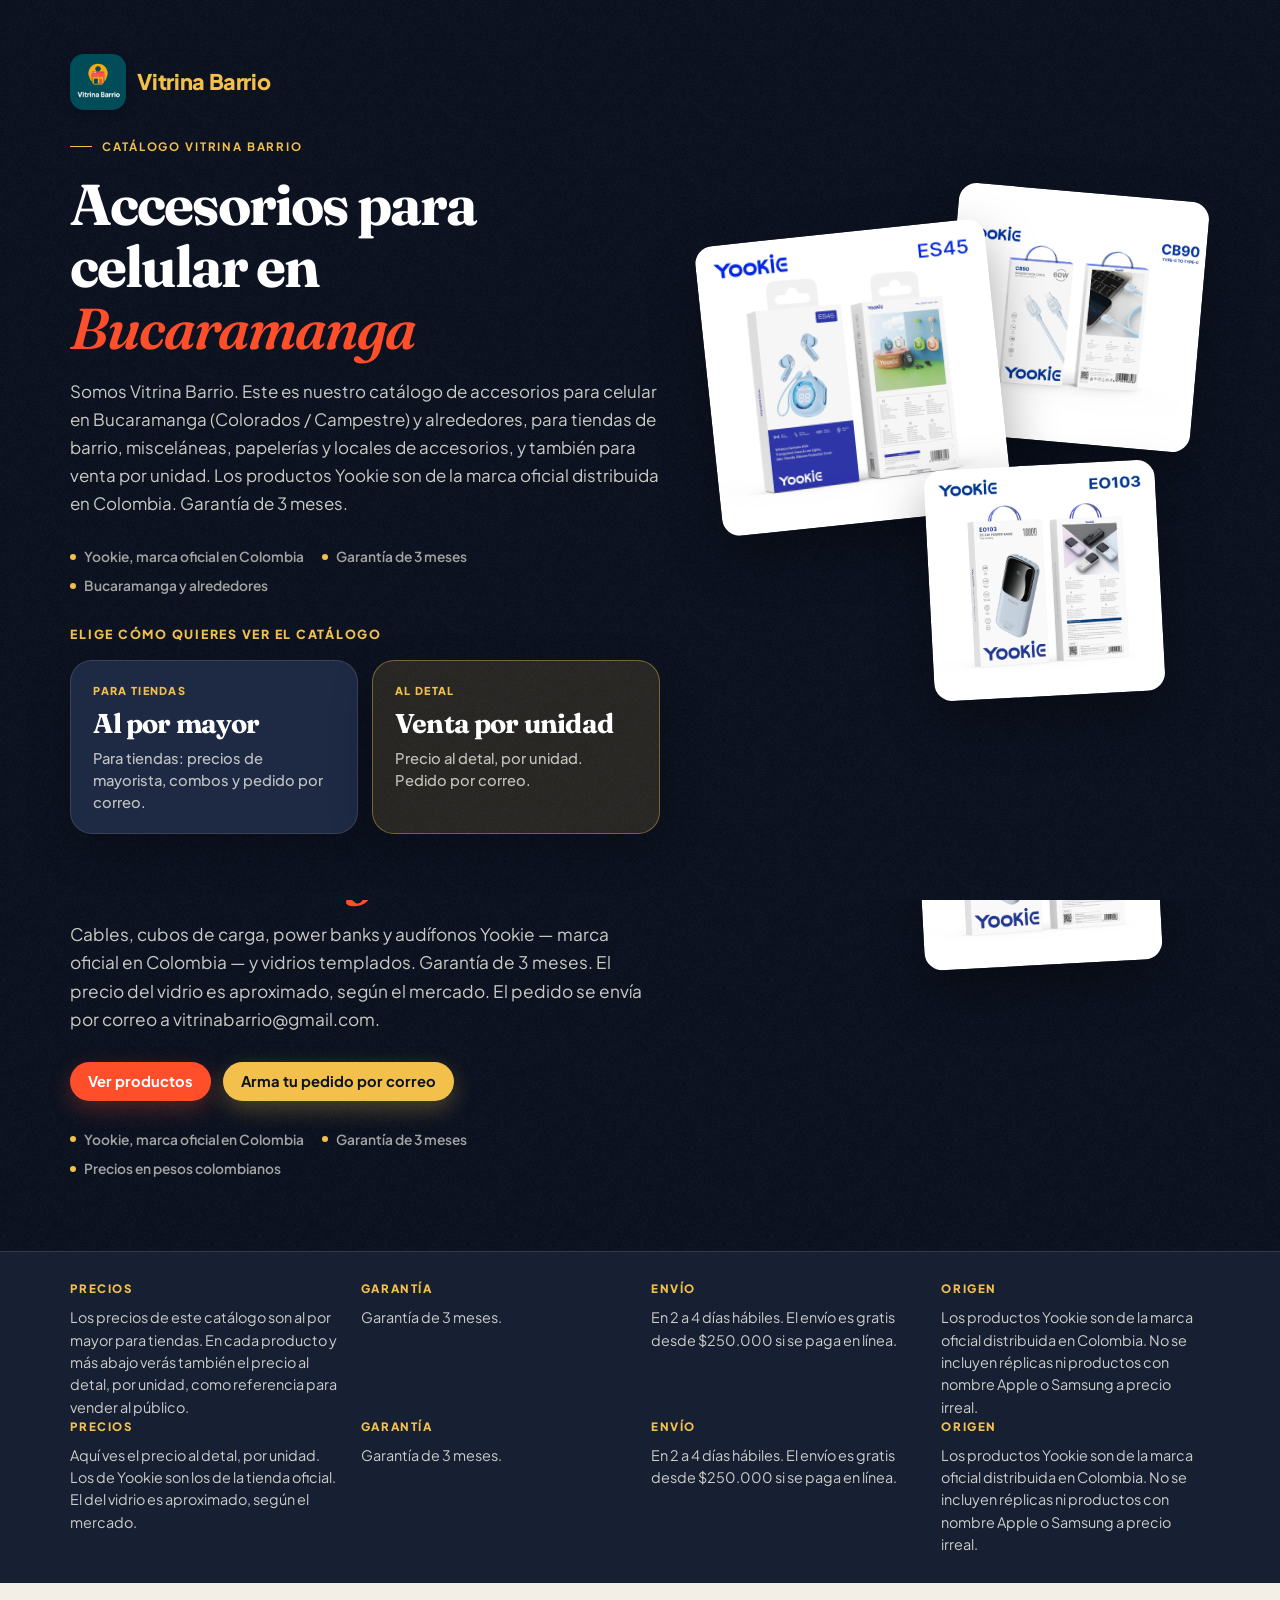
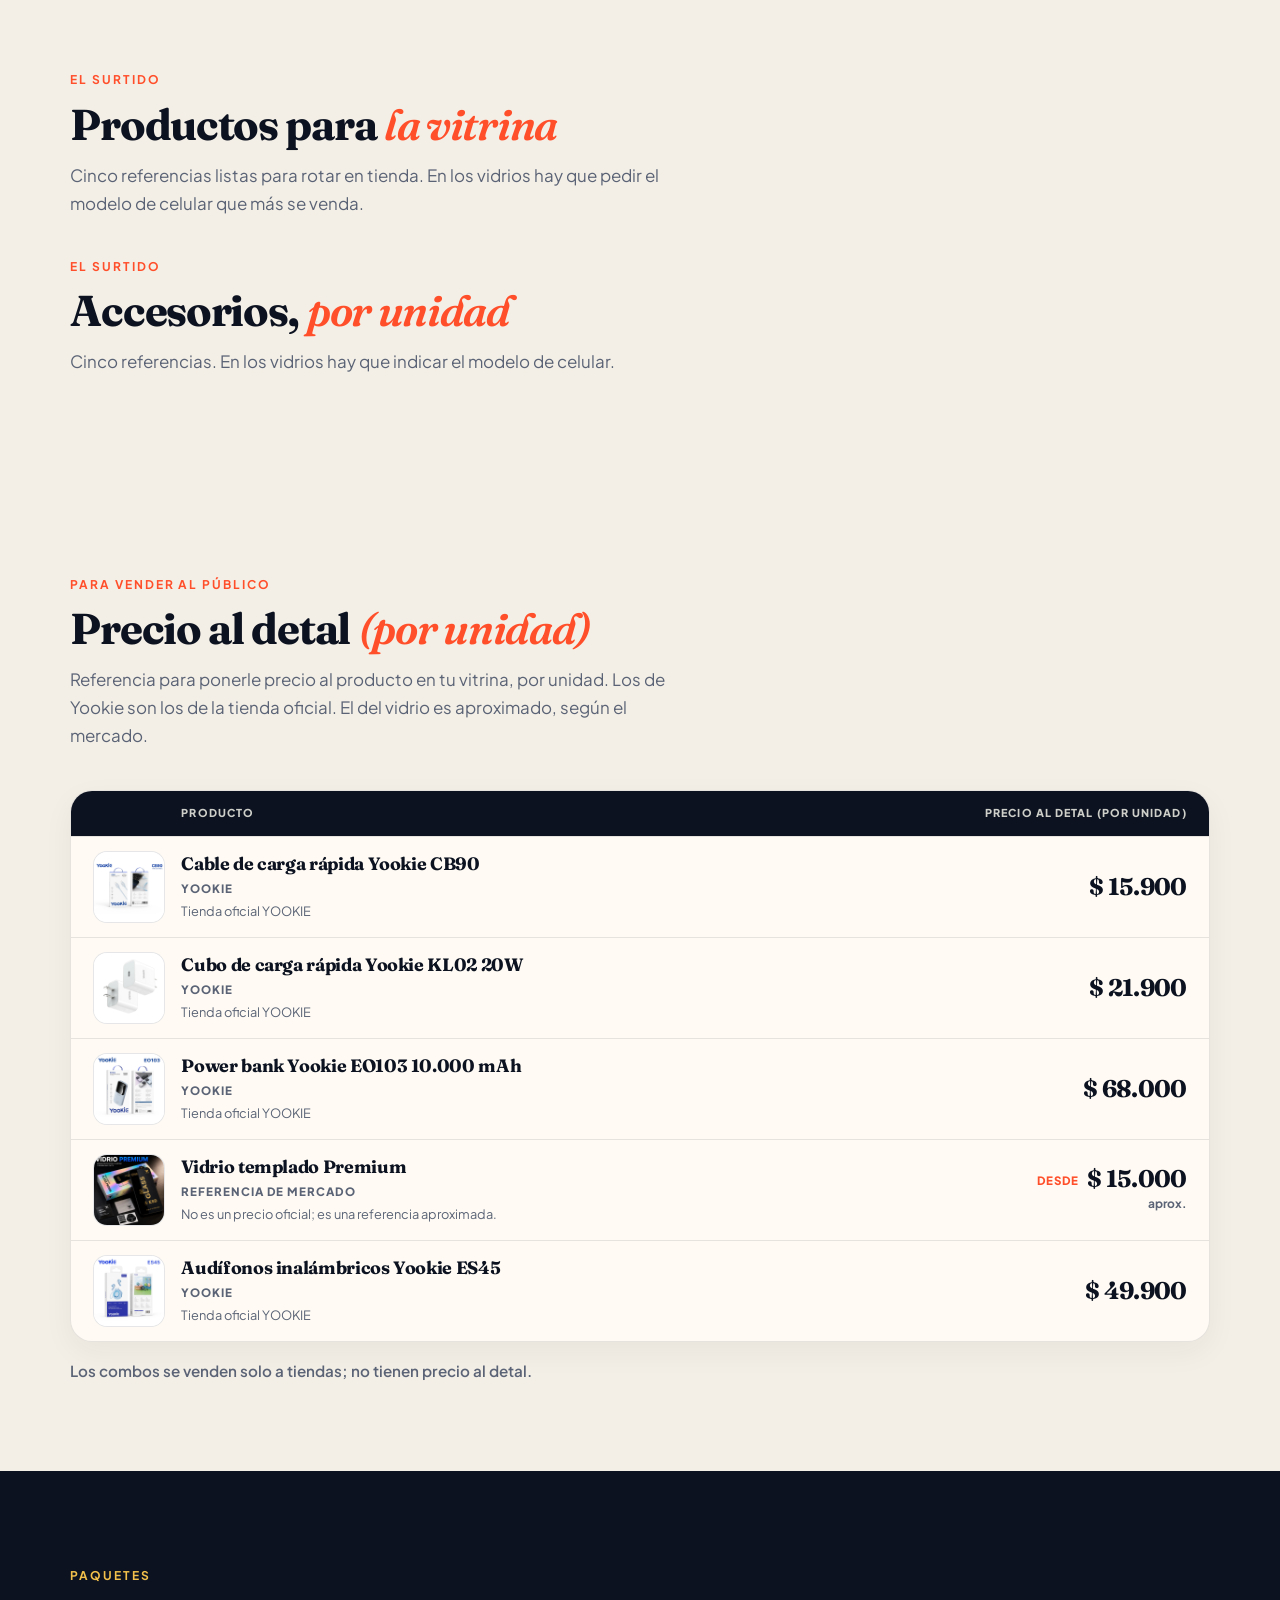
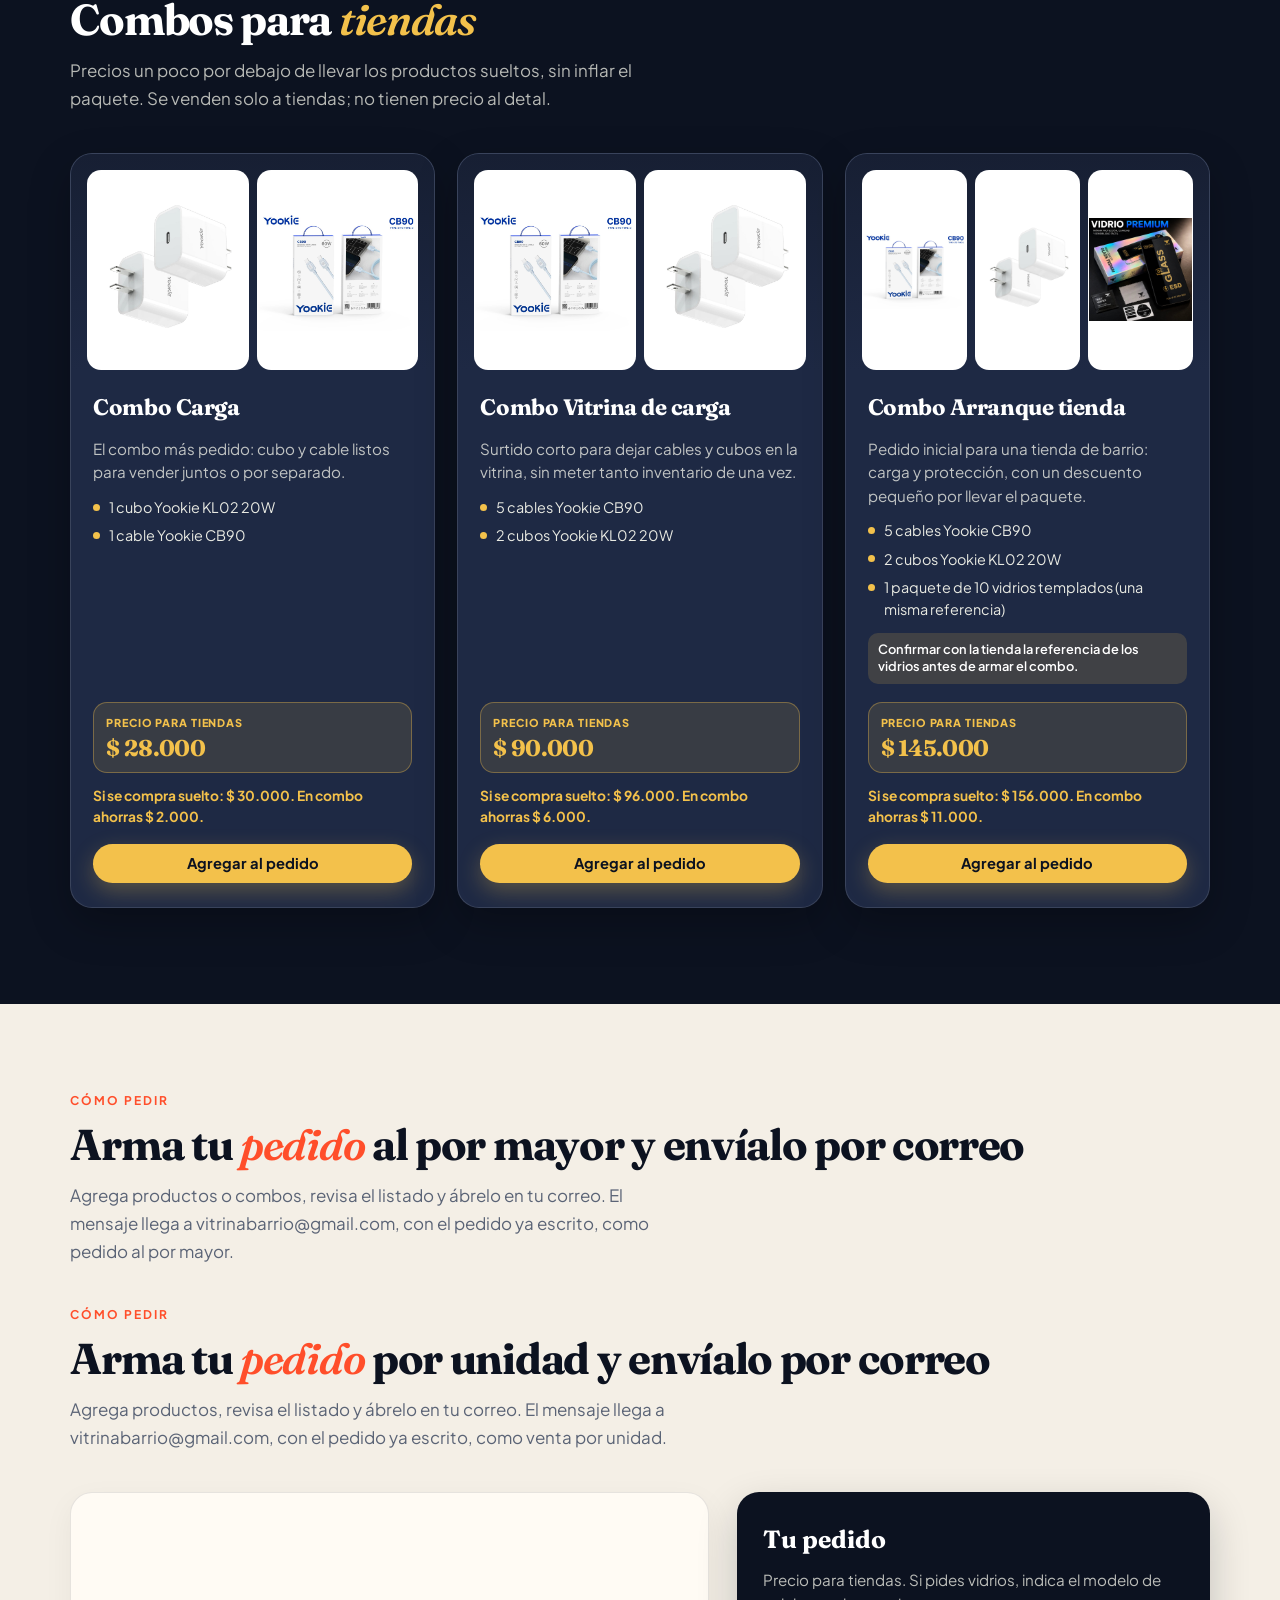
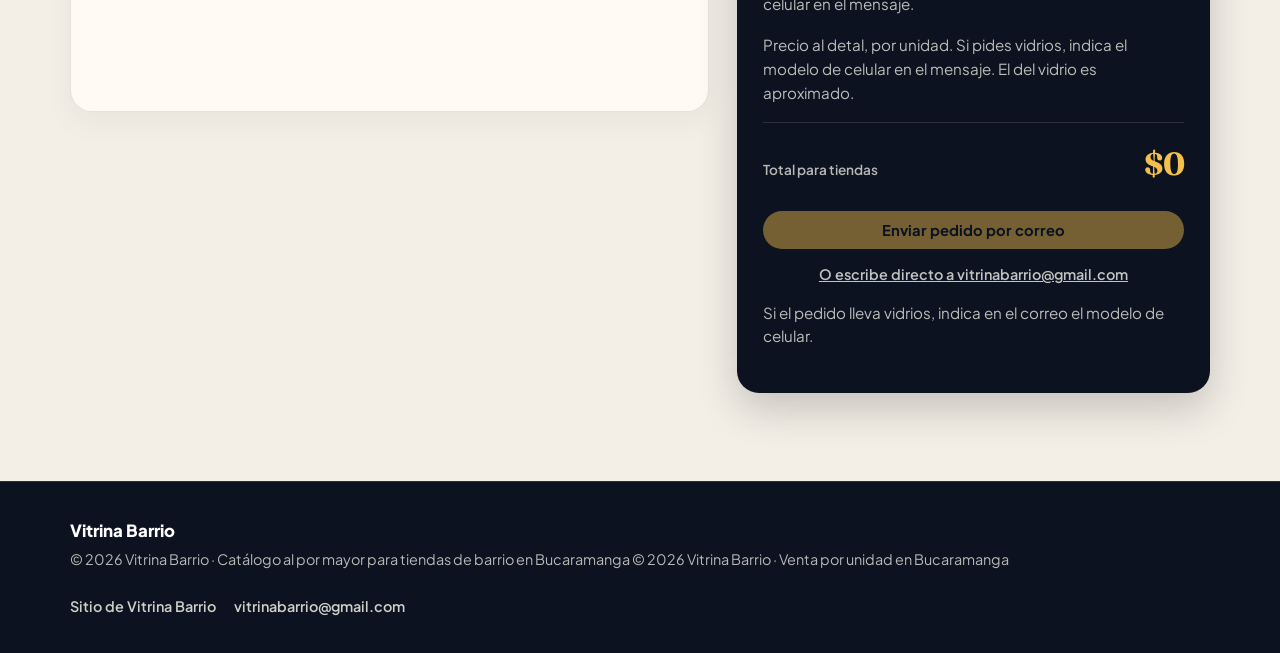
<file: catalogo/index.html>
<!DOCTYPE html>
<html lang="es-CO">
<head>
  <meta charset="utf-8">
  <meta name="viewport" content="width=device-width, initial-scale=1">
  <title>Catálogo de accesorios para celular · Vitrina Barrio</title>
  <meta name="description" content="Accesorios para celular en Bucaramanga y alrededores: al por mayor para tiendas de barrio, y venta por unidad. Productos Yookie, garantía de 3 meses.">
  <link rel="icon" href="[data-uri]" type="image/jpeg" data-src="assets/logo-icon.jpg.b64">
  <link rel="apple-touch-icon" href="[data-uri]" data-src="assets/logo.png.b64">
  <link rel="preconnect" href="https://fonts.googleapis.com">
  <link rel="preconnect" href="https://fonts.gstatic.com" crossorigin>
  <link href="https://fonts.googleapis.com/css2?family=Fraunces:ital,opsz,wght@0,9..144,500;0,9..144,600;0,9..144,700;1,9..144,500;1,9..144,600;1,9..144,700&family=Plus+Jakarta+Sans:ital,wght@0,400;0,500;0,600;0,700;0,800;1,400&display=swap" rel="stylesheet">
  <link rel="stylesheet" href="estilos.css">
  <script>
    document.documentElement.classList.add("js");
    (function () {
      var h = (location.hash || "").replace("#", "");
      document.documentElement.dataset.vista = (h === "mayor" || h === "detal") ? h : "intro";
    })();
  </script>
</head>
<body>
  <div id="intro" class="intro">
    <div class="grain" data-b64-bg="assets/grain.png.b64" aria-hidden="true"></div>
    <div class="intro-grid">
      <div class="intro-copy">
        <a class="logo intro-logo" href="https://maiguxd.github.io/">
          <img src="[data-uri]" data-src="assets/logo.png.b64" alt="Vitrina Barrio" width="56" height="56">
          <span>Vitrina Barrio</span>
        </a>
        <p class="eyebrow" id="intro-eyebrow">Catálogo Vitrina Barrio</p>
        <h1 id="intro-titulo">Accesorios para celular en <em>Bucaramanga</em></h1>
        <p class="lead" id="intro-texto">Somos Vitrina Barrio. Este es nuestro catálogo de accesorios para celular en Bucaramanga (Colorados / Campestre) y alrededores, para tiendas de barrio, misceláneas, papelerías y locales de accesorios, y también para venta por unidad. Los productos Yookie son de la marca oficial distribuida en Colombia. Garantía de 3 meses.</p>
        <p class="hero-meta">
          <span><i></i>Yookie, marca oficial en Colombia</span>
          <span><i></i>Garantía de 3 meses</span>
          <span><i></i>Bucaramanga y alrededores</span>
        </p>
        <p class="intro-elige" id="intro-elegir">Elige cómo quieres ver el catálogo</p>
        <div class="elige">
          <a class="elige-card" href="#mayor" id="btn-mayor">
            <span class="elige-kicker">Para tiendas</span>
            <strong id="intro-mayor-titulo">Al por mayor</strong>
            <p id="intro-mayor-sub">Para tiendas: precios de mayorista, combos y pedido por correo.</p>
          </a>
          <a class="elige-card gold" href="#detal" id="btn-detal">
            <span class="elige-kicker">Al detal</span>
            <strong id="intro-detal-titulo">Venta por unidad</strong>
            <p id="intro-detal-sub">Precio al detal, por unidad. Pedido por correo.</p>
          </a>
        </div>
      </div>
      <div class="collage intro-collage" aria-hidden="true">
        <figure class="a"><img src="[data-uri]" data-src="assets/img/audifonos-es45.jpg.b64" alt="" width="1200" height="1200"></figure>
        <figure class="b"><img src="[data-uri]" data-src="assets/img/cable-cb90.jpg.b64" alt="" width="1200" height="1200"></figure>
        <figure class="c"><img src="[data-uri]" data-src="assets/img/powerbank-eo103.jpg.b64" alt="" width="1200" height="1200"></figure>
      </div>
    </div>
  </div>

  <div id="catalogo">
    <div class="topbar" id="topbar">Catálogo al por mayor para tiendas de barrio en <b>Bucaramanga</b> y alrededores · Actualizado el 24 de noviembre de 2026</div>

    <header class="nav" id="nav">
      <a class="logo" href="#intro" data-vista="intro">
        <img src="[data-uri]" data-src="assets/logo.png.b64" alt="Vitrina Barrio" width="42" height="42">
        <span>Vitrina Barrio</span>
      </a>
      <nav class="menu" aria-label="Secciones del catálogo">
        <a href="#productos" data-scroll="productos">Productos</a>
        <a class="solo-mayor" href="#precio-al-detal" data-scroll="precio-al-detal">Precios al detal</a>
        <a class="solo-mayor" href="#combos" data-scroll="combos">Combos</a>
        <a href="#pedido" data-scroll="pedido">Arma tu pedido</a>
        <a class="btn btn-sm" href="mailto:vitrinabarrio@gmail.com">Escribir al correo</a>
      </nav>
      <button class="hamb" id="hamb" type="button" aria-label="Abrir menú" aria-expanded="false">
        <svg viewBox="0 0 24 24" fill="none" stroke="currentColor" stroke-width="2.2" stroke-linecap="round" aria-hidden="true">
          <path d="M4 7h16M4 12h16M4 17h16"/>
        </svg>
      </button>
    </header>

    <div class="switchbar">
      <div class="switch" role="tablist" aria-label="Tipo de catálogo">
        <a href="#mayor" data-vista="mayor" role="tab">Al por mayor</a>
        <a href="#detal" data-vista="detal" role="tab">Venta por unidad</a>
      </div>
      <a class="switch-back" href="#intro" data-vista="intro">Elegir otra vez</a>
    </div>

    <section class="hero" id="inicio">
      <div class="grain" data-b64-bg="assets/grain.png.b64" aria-hidden="true"></div>
      <div class="hero-grid">
        <div>
          <div class="solo-mayor">
            <p class="eyebrow">Catálogo al por mayor</p>
            <h1>Accesorios para celular, para tiendas de barrio en <em>Bucaramanga</em></h1>
            <p class="lead">Accesorios tecnológicos para surtir tiendas de barrio, misceláneas, papelerías y locales de accesorios en Bucaramanga (Colorados / Campestre) y alrededores. Precios al por mayor para la tienda.</p>
            <div class="hero-cta">
              <a class="btn" href="#productos" data-scroll="productos">Ver productos</a>
              <a class="btn gold" href="#combos" data-scroll="combos">Ver combos</a>
              <a class="subtle" href="#pedido" data-scroll="pedido">Arma tu pedido por correo</a>
            </div>
          </div>
          <div class="solo-detal">
            <p class="eyebrow">Venta por unidad</p>
            <h1>Accesorios para celular, por unidad, en <em>Bucaramanga</em></h1>
            <p class="lead">Cables, cubos de carga, power banks y audífonos Yookie — marca oficial en Colombia — y vidrios templados. Garantía de 3 meses. El precio del vidrio es aproximado, según el mercado. El pedido se envía por correo a vitrinabarrio@gmail.com.</p>
            <div class="hero-cta">
              <a class="btn" href="#productos" data-scroll="productos">Ver productos</a>
              <a class="btn gold" href="#pedido" data-scroll="pedido">Arma tu pedido por correo</a>
            </div>
          </div>
          <p class="hero-meta">
            <span><i></i>Yookie, marca oficial en Colombia</span>
            <span><i></i>Garantía de 3 meses</span>
            <span><i></i>Precios en pesos colombianos</span>
          </p>
        </div>
        <div class="collage" aria-hidden="true">
          <figure class="a"><img src="[data-uri]" data-src="assets/img/audifonos-es45.jpg.b64" alt="" width="1200" height="1200"></figure>
          <figure class="b"><img src="[data-uri]" data-src="assets/img/cable-cb90.jpg.b64" alt="" width="1200" height="1200"></figure>
          <figure class="c"><img src="[data-uri]" data-src="assets/img/powerbank-eo103.jpg.b64" alt="" width="1200" height="1200"></figure>
        </div>
      </div>
    </section>

    <div class="notes">
      <div class="notes-grid solo-mayor">
        <article>
          <b>Precios</b>
          Los precios de este catálogo son al por mayor para tiendas. En cada producto y más abajo verás también el precio al detal, por unidad, como referencia para vender al público.
        </article>
        <article>
          <b>Garantía</b>
          Garantía de 3 meses.
        </article>
        <article>
          <b>Envío</b>
          En 2 a 4 días hábiles. El envío es gratis desde $250.000 si se paga en línea.
        </article>
        <article>
          <b>Origen</b>
          Los productos Yookie son de la marca oficial distribuida en Colombia. No se incluyen réplicas ni productos con nombre Apple o Samsung a precio irreal.
        </article>
      </div>
      <div class="notes-grid solo-detal">
        <article>
          <b>Precios</b>
          Aquí ves el precio al detal, por unidad. Los de Yookie son los de la tienda oficial. El del vidrio es aproximado, según el mercado.
        </article>
        <article>
          <b>Garantía</b>
          Garantía de 3 meses.
        </article>
        <article>
          <b>Envío</b>
          En 2 a 4 días hábiles. El envío es gratis desde $250.000 si se paga en línea.
        </article>
        <article>
          <b>Origen</b>
          Los productos Yookie son de la marca oficial distribuida en Colombia. No se incluyen réplicas ni productos con nombre Apple o Samsung a precio irreal.
        </article>
      </div>
    </div>

    <section id="productos">
      <div class="wrap">
        <div class="sec-head solo-mayor">
          <p class="kicker">El surtido</p>
          <h2>Productos para <em>la vitrina</em></h2>
          <p class="sub">Cinco referencias listas para rotar en tienda. En los vidrios hay que pedir el modelo de celular que más se venda.</p>
        </div>
        <div class="sec-head solo-detal">
          <p class="kicker">El surtido</p>
          <h2>Accesorios, <em>por unidad</em></h2>
          <p class="sub">Cinco referencias. En los vidrios hay que indicar el modelo de celular.</p>
        </div>
        <div class="grid" id="grid-productos"></div>
      </div>
    </section>

    <section class="detal-sec solo-mayor" id="precio-al-detal">
      <div class="wrap">
        <div class="sec-head">
          <p class="kicker">Para vender al público</p>
          <h2>Precio al detal <em>(por unidad)</em></h2>
          <p class="sub">Referencia para ponerle precio al producto en tu vitrina, por unidad. Los de Yookie son los de la tienda oficial. El del vidrio es aproximado, según el mercado.</p>
        </div>
        <div class="detal-box" id="lista-detal"></div>
        <p class="detal-combos">Los combos se venden solo a tiendas; no tienen precio al detal.</p>
      </div>
    </section>

    <section class="combos-sec solo-mayor" id="combos">
      <div class="wrap">
        <div class="sec-head">
          <p class="kicker">Paquetes</p>
          <h2>Combos para <em>tiendas</em></h2>
          <p class="sub">Precios un poco por debajo de llevar los productos sueltos, sin inflar el paquete. Se venden solo a tiendas; no tienen precio al detal.</p>
        </div>
        <div class="combos" id="grid-combos"></div>
      </div>
    </section>

    <section class="pedido-sec" id="pedido">
      <div class="wrap">
        <div class="sec-head solo-mayor">
          <p class="kicker">Cómo pedir</p>
          <h2>Arma tu <em>pedido</em> al por mayor y envíalo por correo</h2>
          <p class="sub">Agrega productos o combos, revisa el listado y ábrelo en tu correo. El mensaje llega a vitrinabarrio@gmail.com, con el pedido ya escrito, como pedido al por mayor.</p>
        </div>
        <div class="sec-head solo-detal">
          <p class="kicker">Cómo pedir</p>
          <h2>Arma tu <em>pedido</em> por unidad y envíalo por correo</h2>
          <p class="sub">Agrega productos, revisa el listado y ábrelo en tu correo. El mensaje llega a vitrinabarrio@gmail.com, con el pedido ya escrito, como venta por unidad.</p>
        </div>
        <div class="pedido-box">
          <div class="pedido-list" id="pedido-list"></div>
          <aside class="resumen">
            <h3>Tu pedido</h3>
            <p class="solo-mayor">Precio para tiendas. Si pides vidrios, indica el modelo de celular en el mensaje.</p>
            <p class="solo-detal">Precio al detal, por unidad. Si pides vidrios, indica el modelo de celular en el mensaje. El del vidrio es aproximado.</p>
            <div class="total-row">
              <span id="pedido-total-label">Total para tiendas</span>
              <b id="pedido-total">$0</b>
            </div>
            <a class="btn gold" id="btn-enviar" aria-disabled="true">Enviar pedido por correo</a>
            <a class="mail" href="mailto:vitrinabarrio@gmail.com">O escribe directo a vitrinabarrio@gmail.com</a>
            <p class="aviso">Si el pedido lleva vidrios, indica en el correo el modelo de celular.</p>
          </aside>
        </div>
      </div>
    </section>

    <footer>
      <div class="ft">
        <div>
          <div class="brand">Vitrina Barrio</div>
          <span class="solo-mayor">© 2026 Vitrina Barrio · Catálogo al por mayor para tiendas de barrio en Bucaramanga</span>
          <span class="solo-detal">© 2026 Vitrina Barrio · Venta por unidad en Bucaramanga</span>
        </div>
        <nav>
          <a href="https://maiguxd.github.io/">Sitio de Vitrina Barrio</a>
          <a href="mailto:vitrinabarrio@gmail.com">vitrinabarrio@gmail.com</a>
        </nav>
      </div>
    </footer>
  </div>

  <div class="pedido-bar" id="pedido-bar" hidden>
    <div>
      <span id="bar-cuenta">0 ítems en el pedido</span>
      <b id="bar-total">$0</b>
    </div>
    <a class="btn gold btn-sm" href="#pedido" data-scroll="pedido">Ver pedido</a>
  </div>
  <p class="sr-only" id="pedido-live" aria-live="polite"></p>

  <script src="productos.js"></script>
  <script src="img-b64.js"></script>
  <script src="app.js"></script>
</body>
</html>
</file>
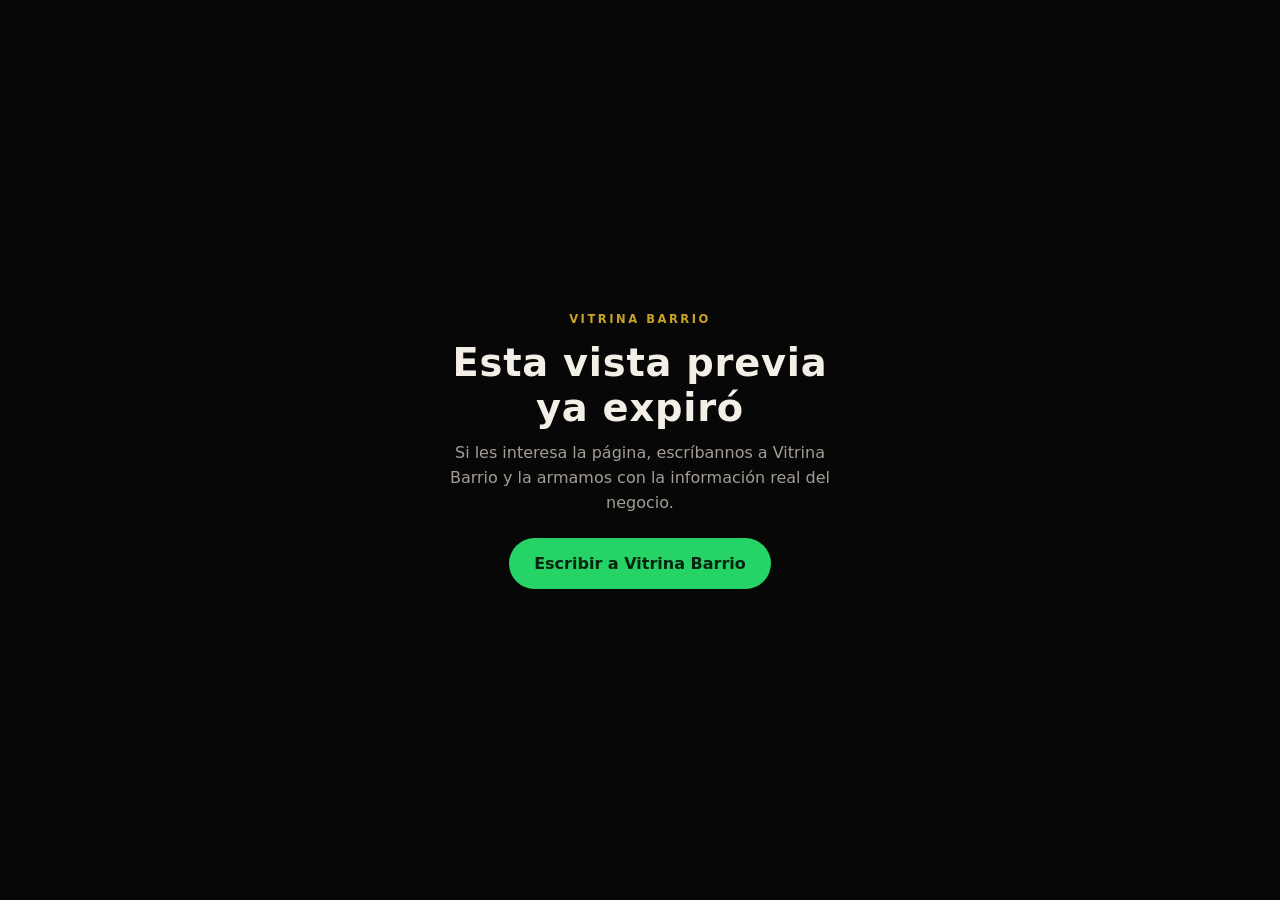
<file: muestra-barberia-david-orozco/index.html>
<!DOCTYPE html>
<html lang="es">
<head>
<meta charset="utf-8">
<meta name="viewport" content="width=device-width, initial-scale=1">
<meta name="robots" content="noindex,nofollow">
<meta name="theme-color" content="#070707">
<title>Vista previa expirada · Vitrina Barrio</title>
<style>
  *{box-sizing:border-box;margin:0;padding:0}
  body{
    min-height:100svh;
    display:flex;
    align-items:center;
    justify-content:center;
    padding:2rem 1.25rem;
    background:#070707;
    color:#f4efe6;
    font-family:system-ui,-apple-system,Segoe UI,Roboto,sans-serif;
    text-align:center;
    -webkit-font-smoothing:antialiased;
  }
  .box{max-width:420px}
  .kicker{
    color:#c9a227;
    letter-spacing:.22em;
    text-transform:uppercase;
    font-size:.72rem;
    font-weight:700;
    margin-bottom:.7rem;
  }
  h1{
    font-size:clamp(1.8rem,5vw,2.4rem);
    font-weight:600;
    letter-spacing:.02em;
    margin-bottom:.7rem;
  }
  p{color:#a39d93;margin-bottom:1.4rem;line-height:1.55}
  .btn{
    display:inline-flex;
    align-items:center;
    justify-content:center;
    background:#25d366;
    color:#06240f;
    font-weight:700;
    border-radius:999px;
    padding:1rem 1.6rem;
    text-decoration:none;
    font-size:1rem;
  }
  .btn:hover{background:#3be57a}
</style>
</head>
<body>
  <div class="box">
    <p class="kicker">Vitrina Barrio</p>
    <h1>Esta vista previa ya expiró</h1>
    <p>Si les interesa la página, escríbannos a Vitrina Barrio y la armamos con la información real del negocio.</p>
    <a class="btn" href="https://wa.me/573027742140">Escribir a Vitrina Barrio</a>
  </div>
</body>
</html>
</file>
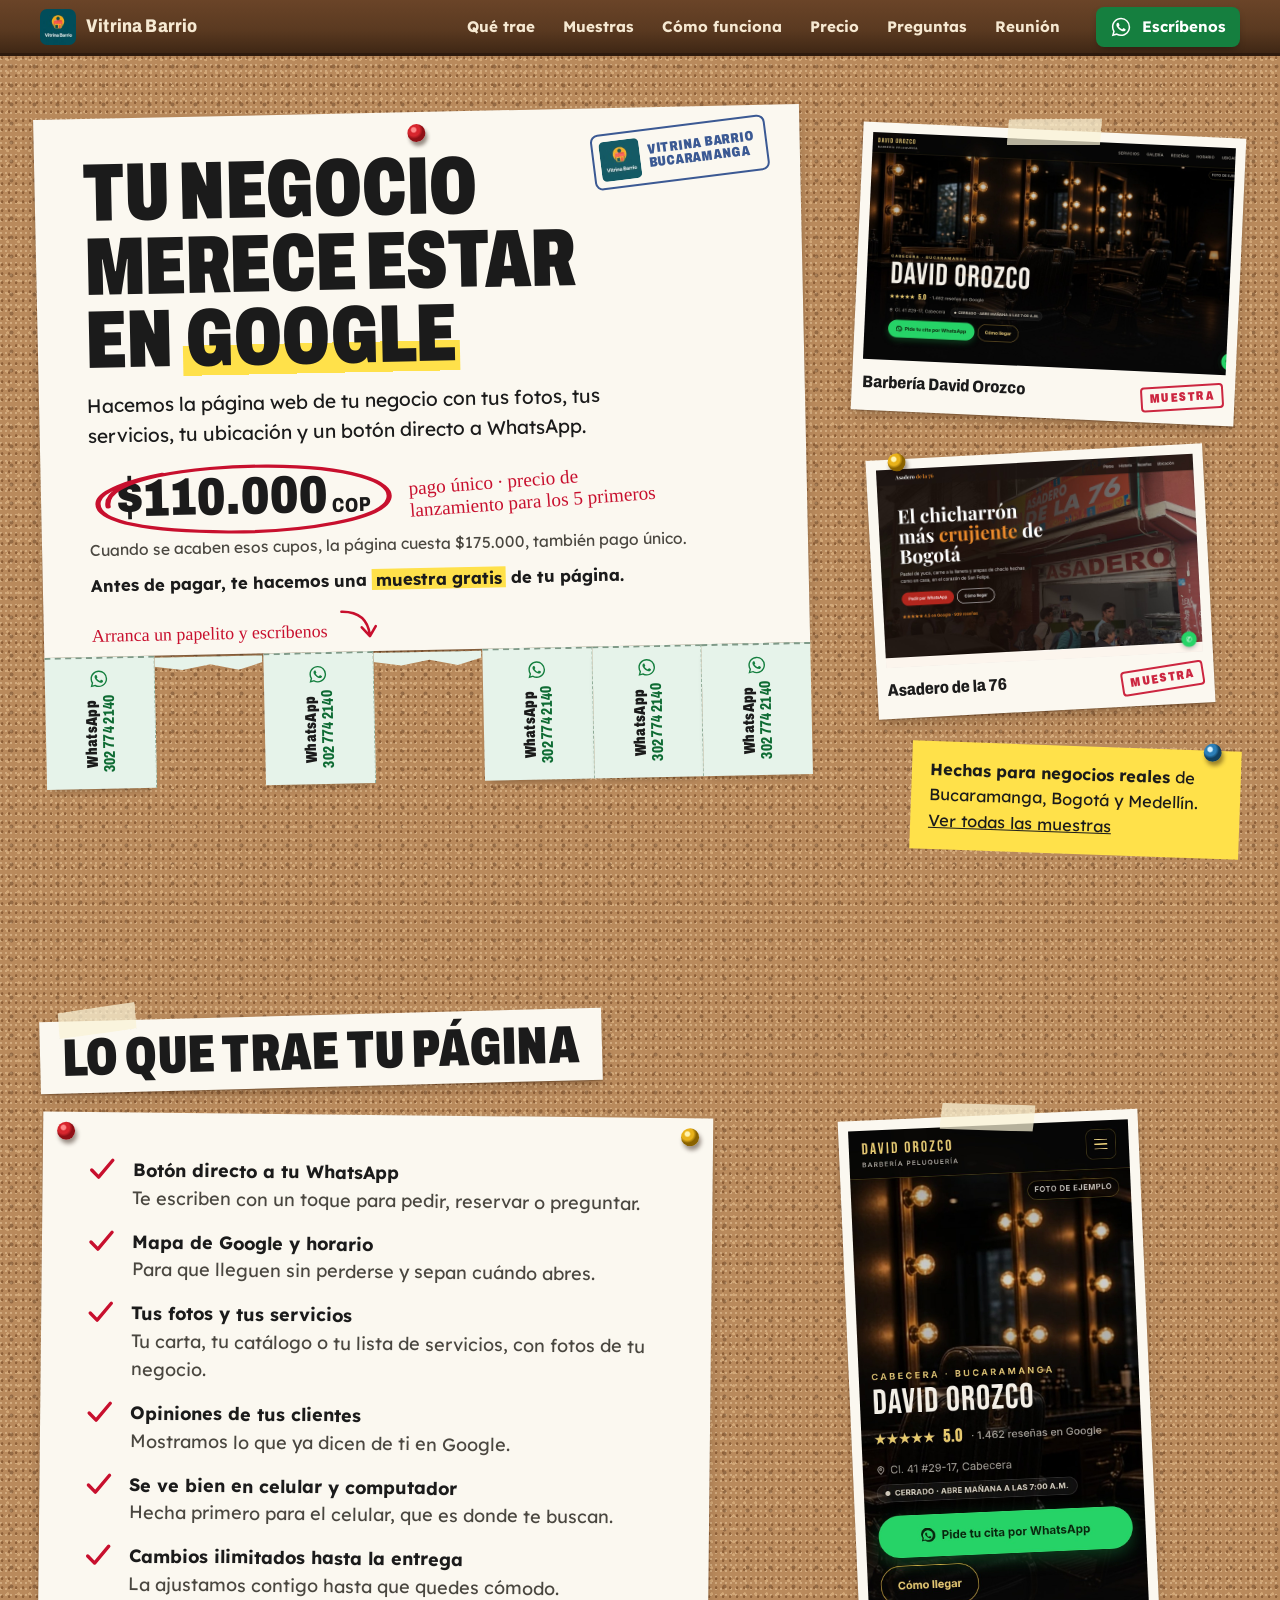
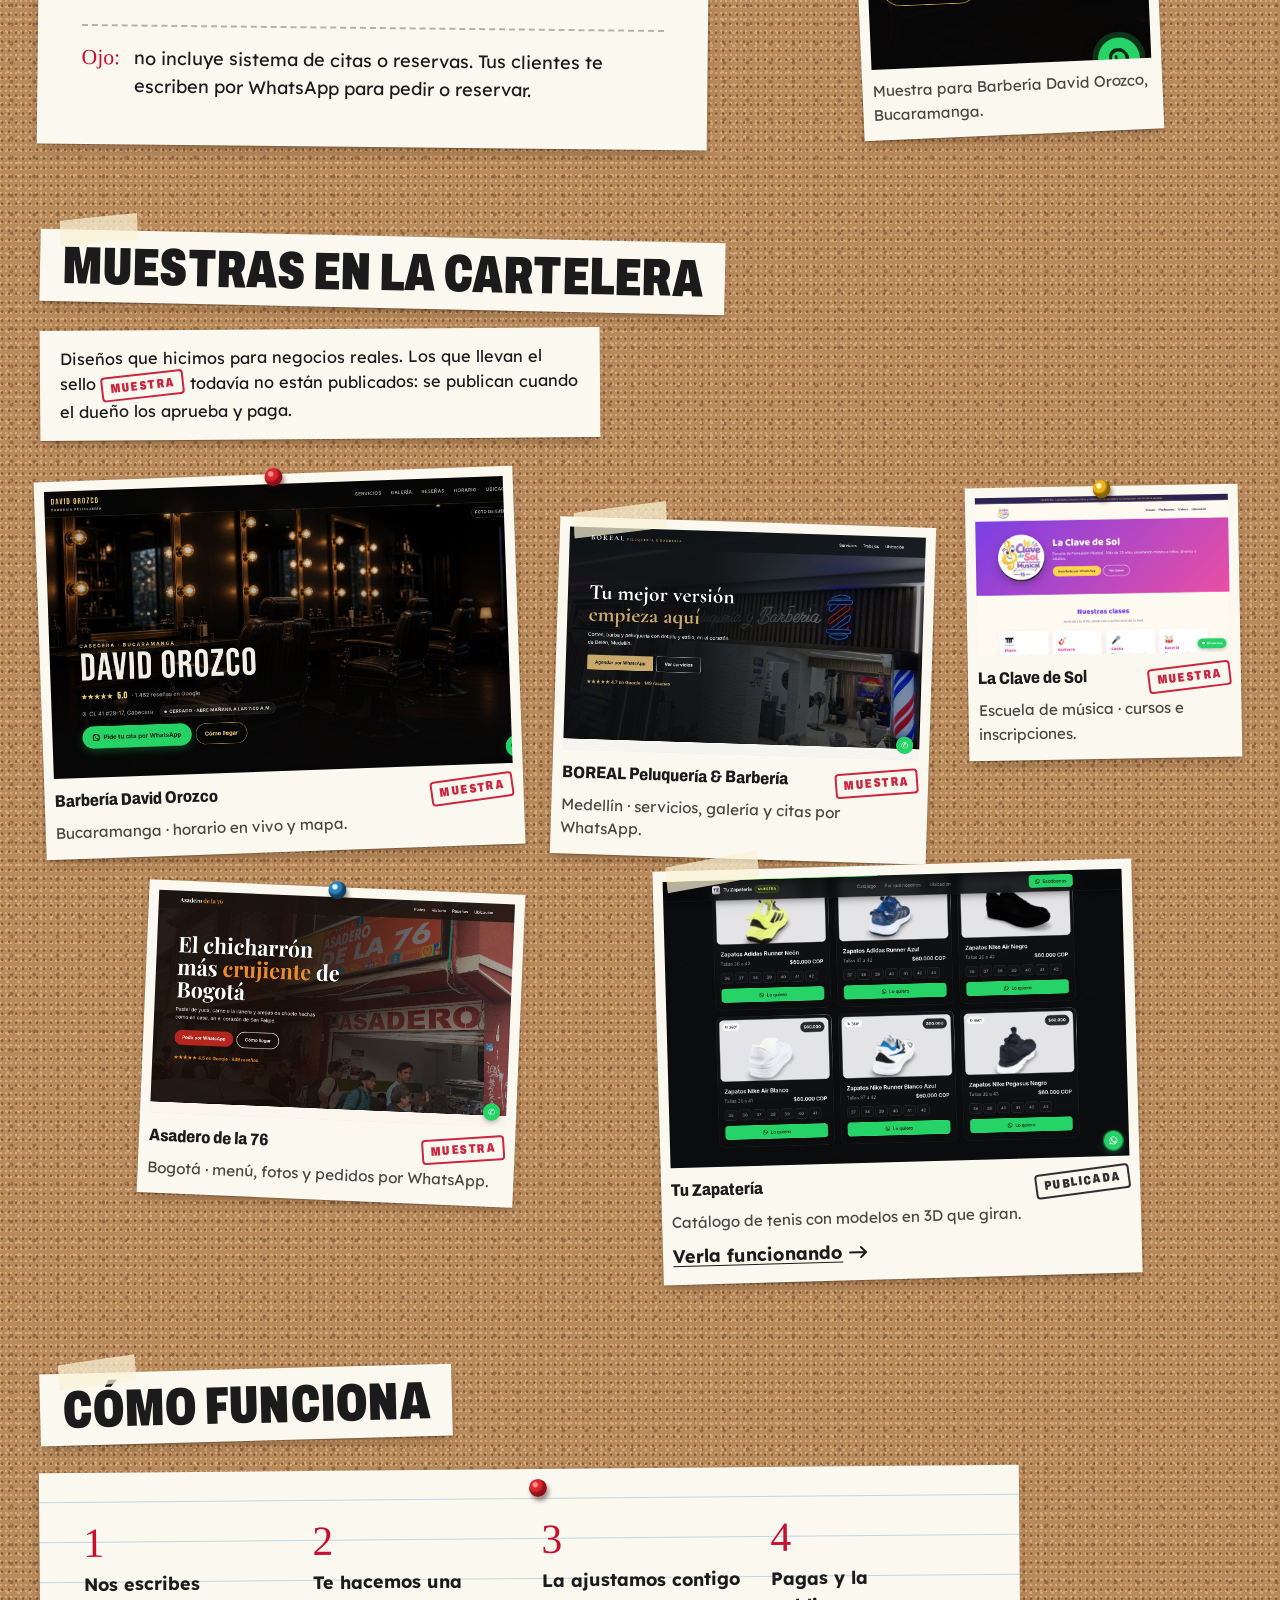
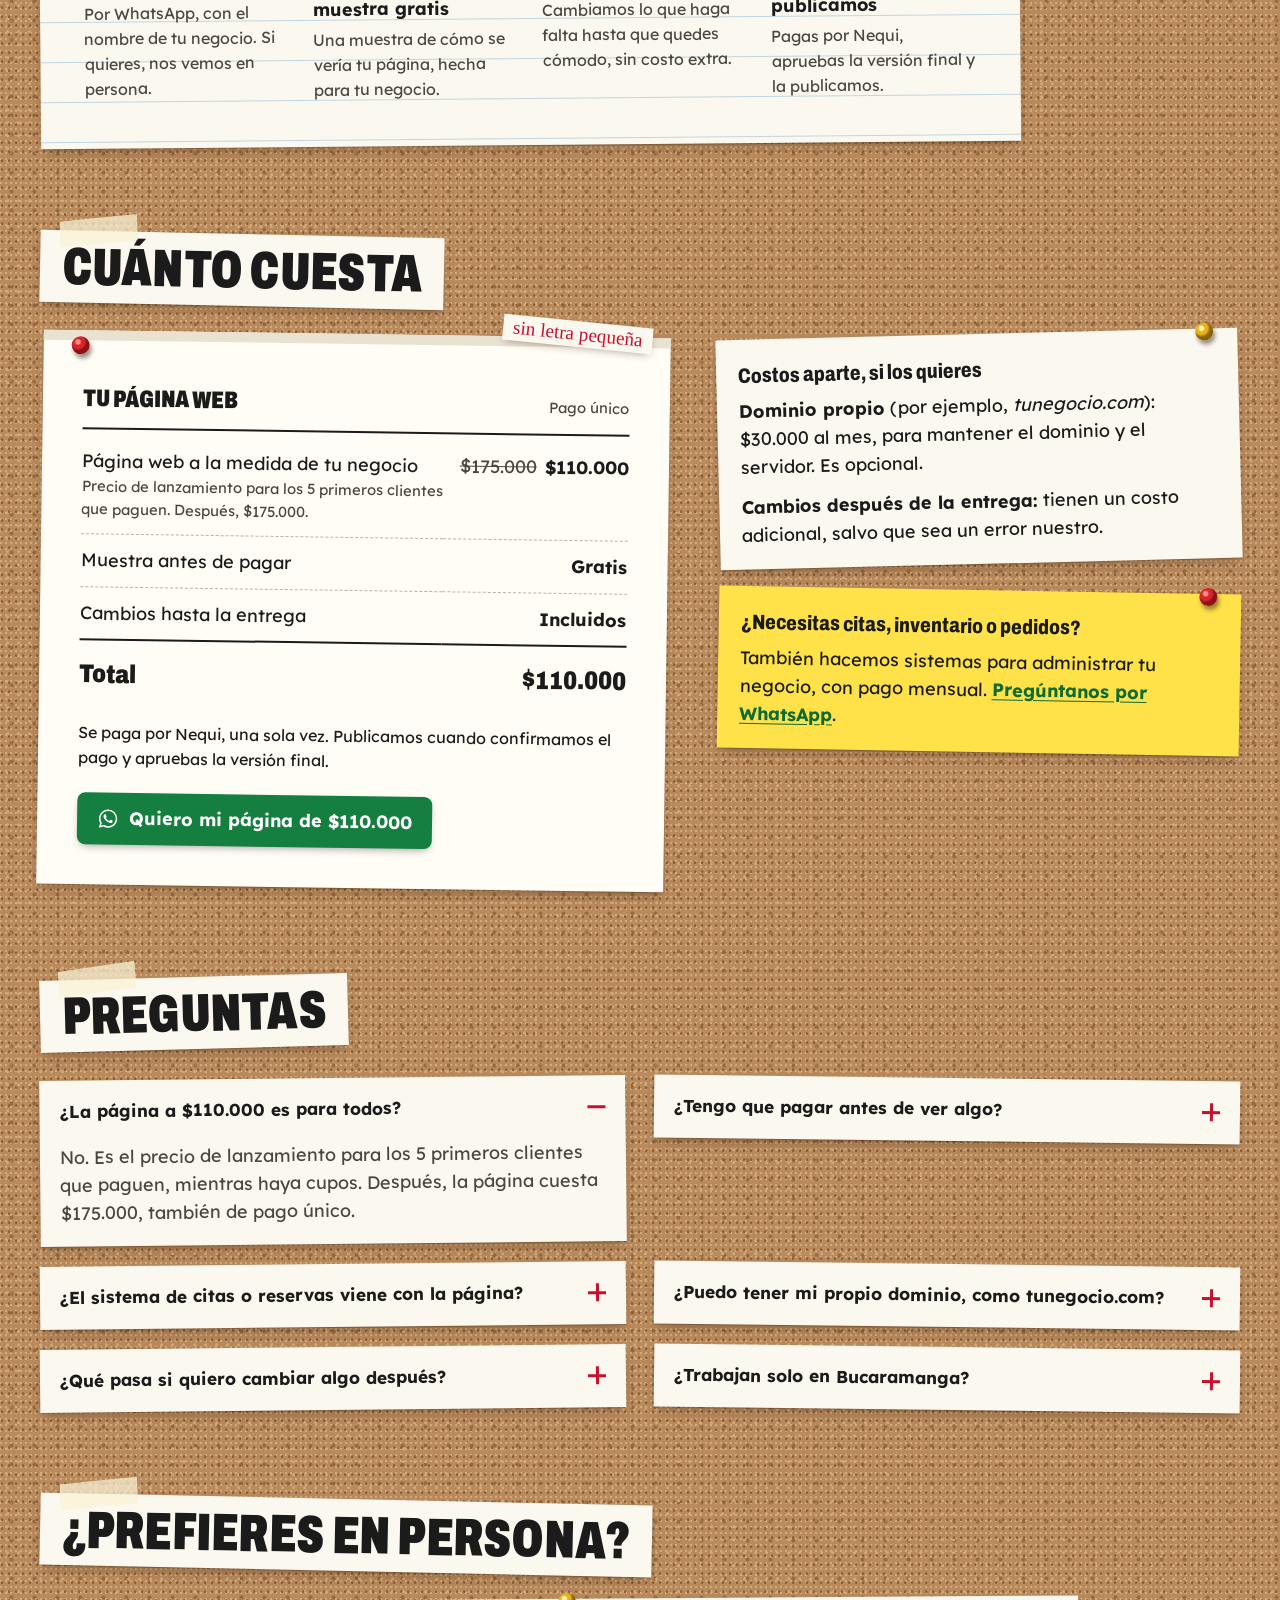
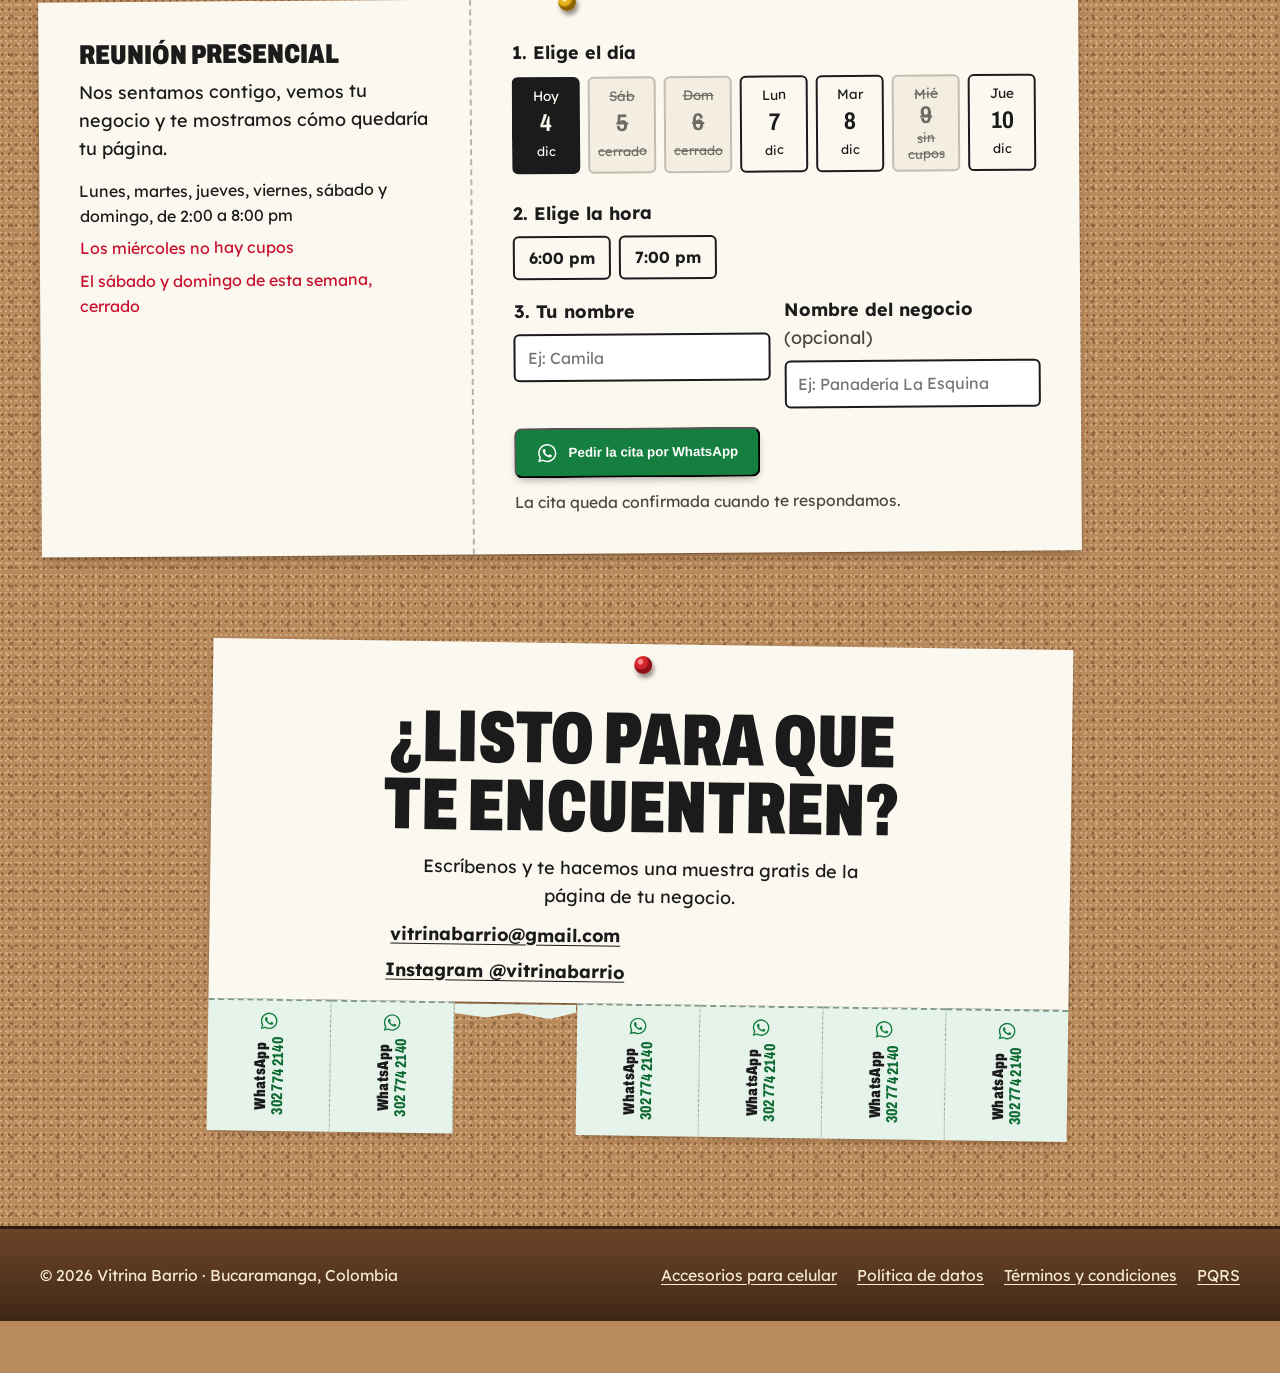
<file: nuevo/index.html>
<!DOCTYPE html>
<html lang="es-CO">
<head>
<meta charset="utf-8">
<title>Vitrina Barrio</title>
<meta name="robots" content="noindex">
<link rel="canonical" href="https://maiguxd.github.io/">
<meta http-equiv="refresh" content="0; url=/">
</head>
<body>
<p>La página se mudó a <a href="/">maiguxd.github.io</a>.</p>
</body>
</html>
</file>
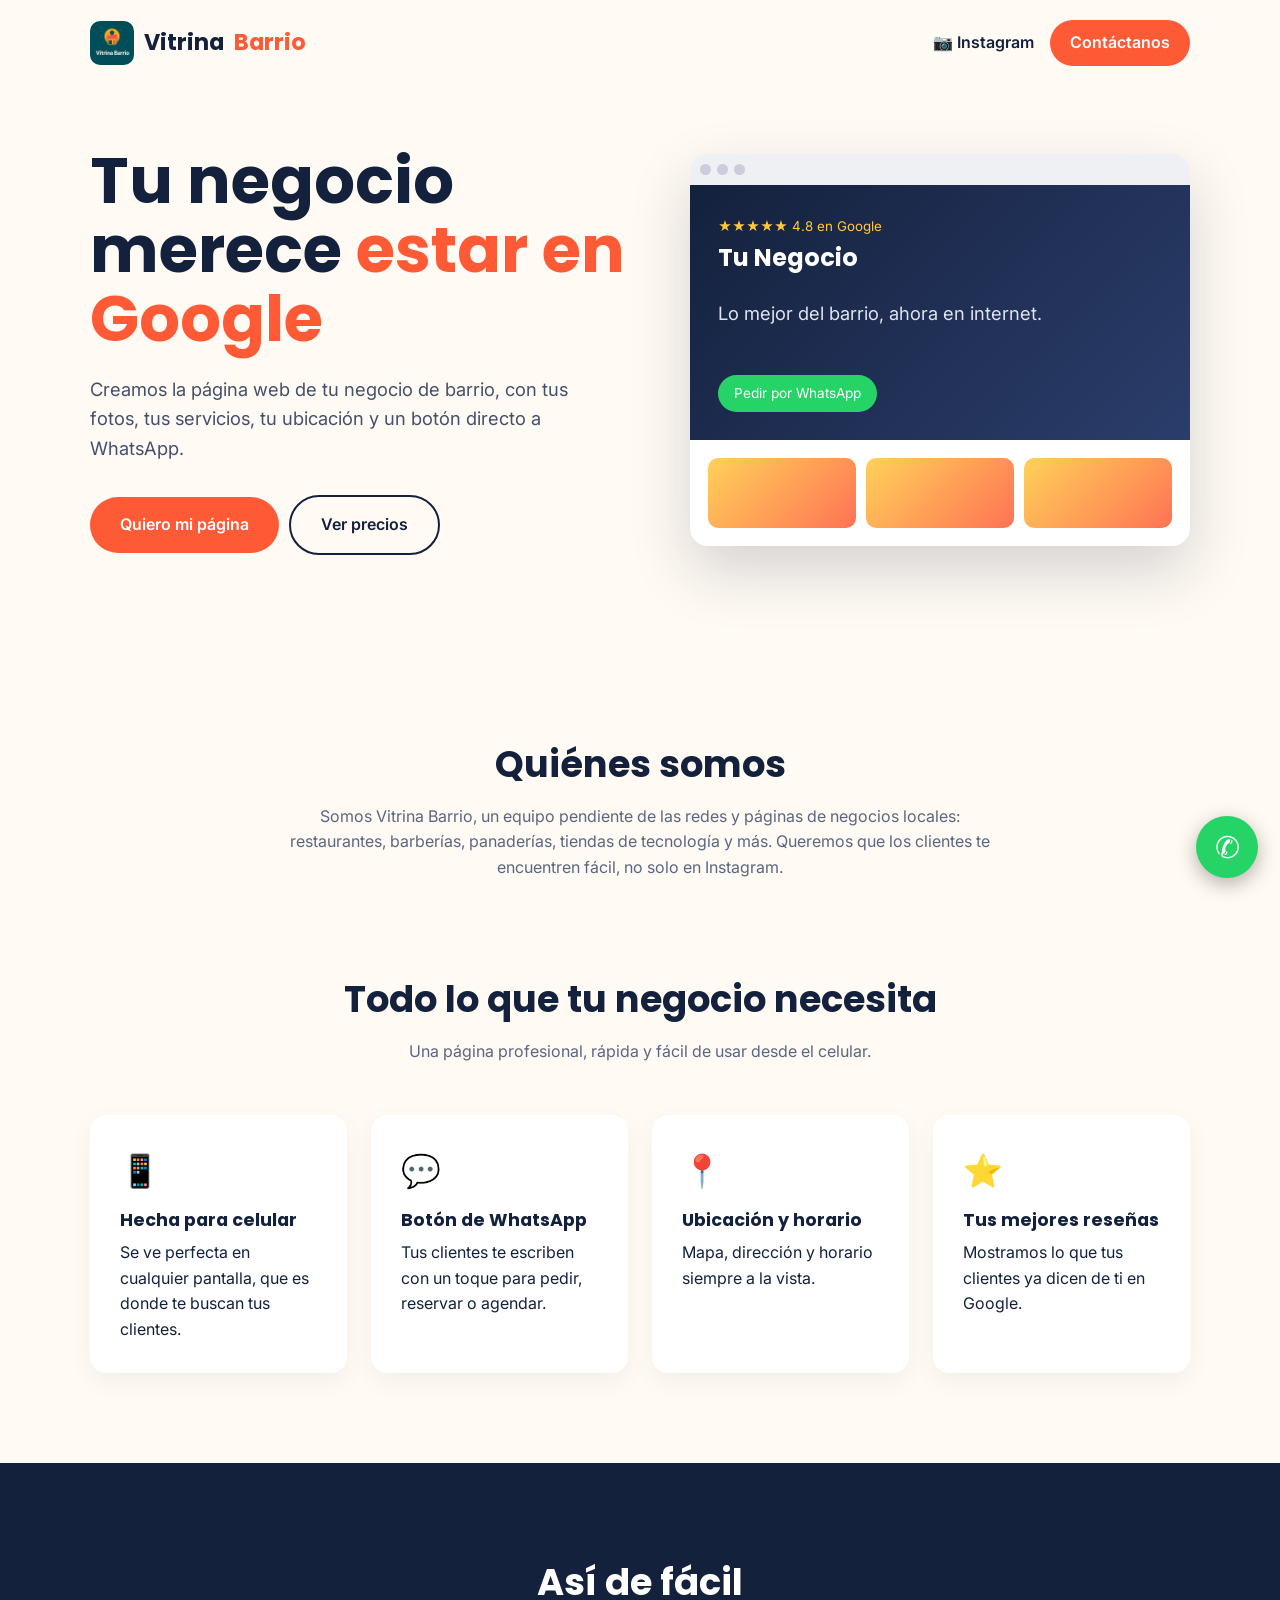
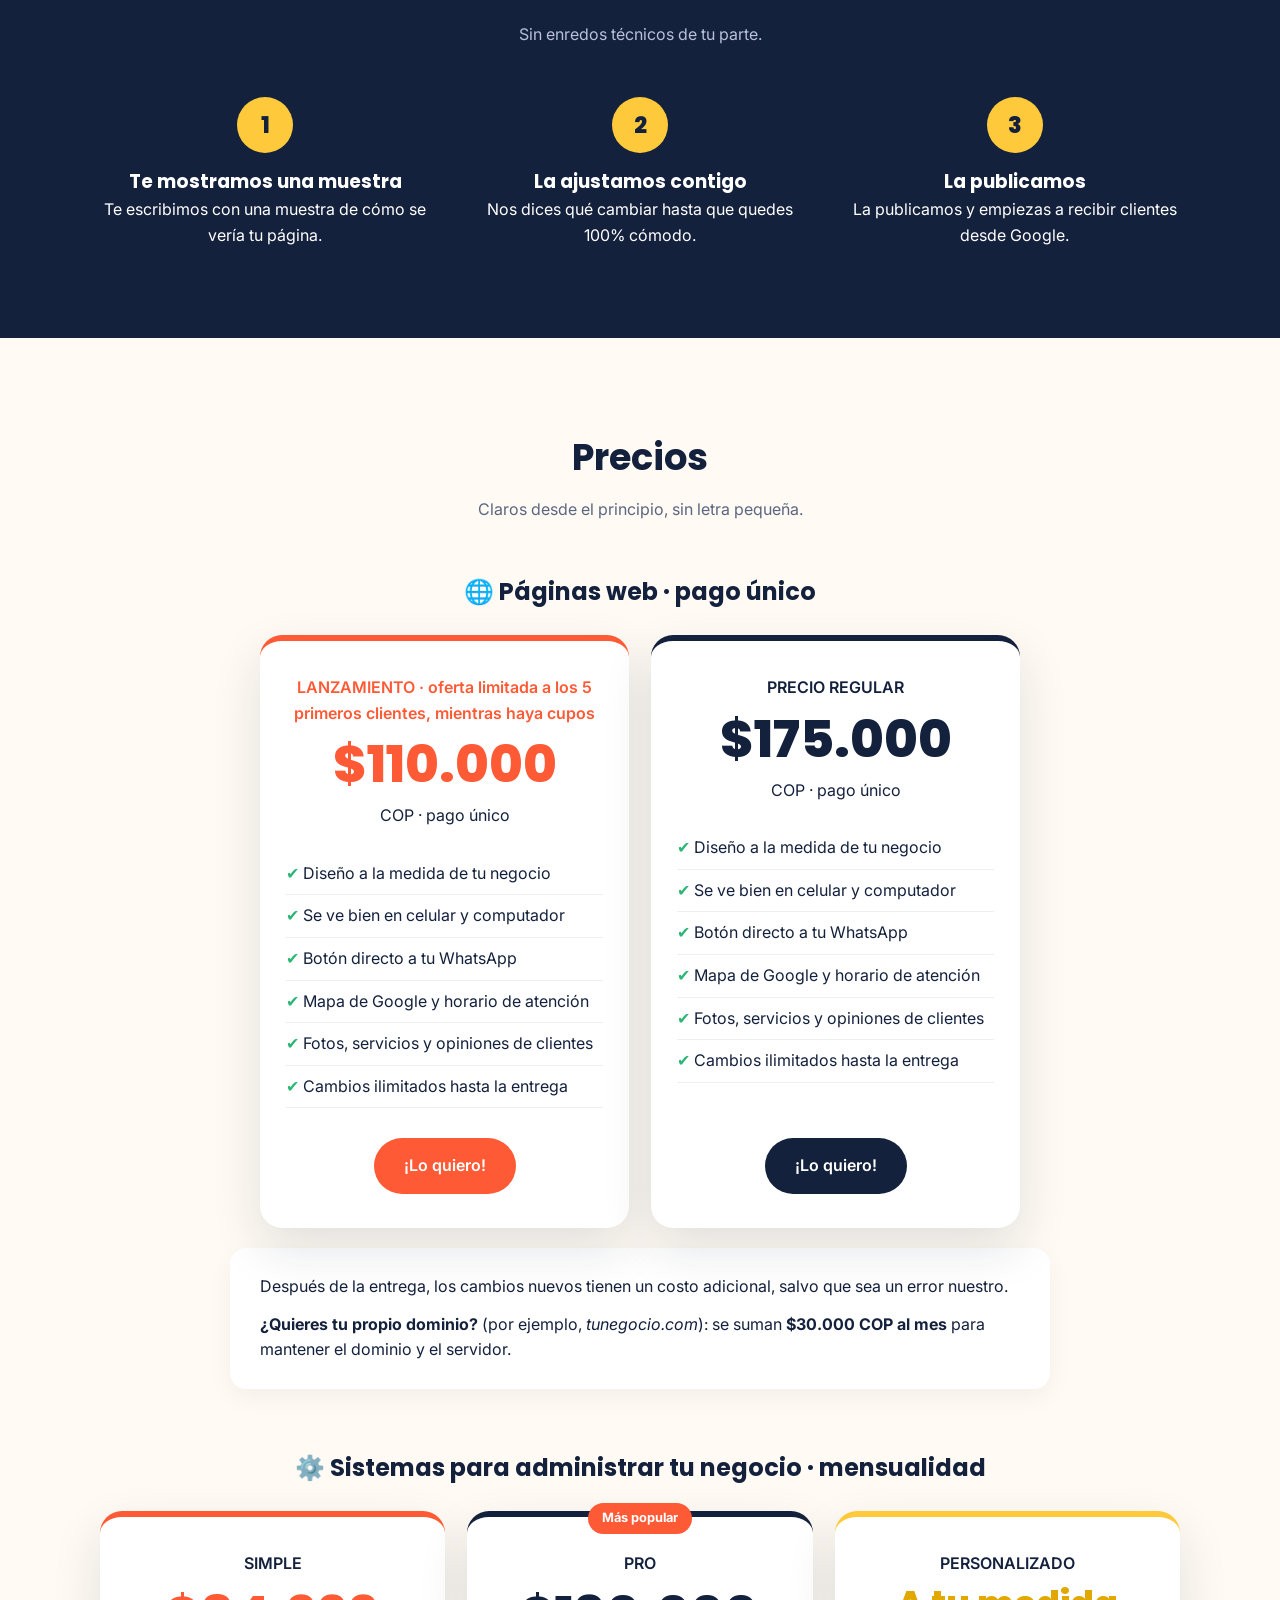
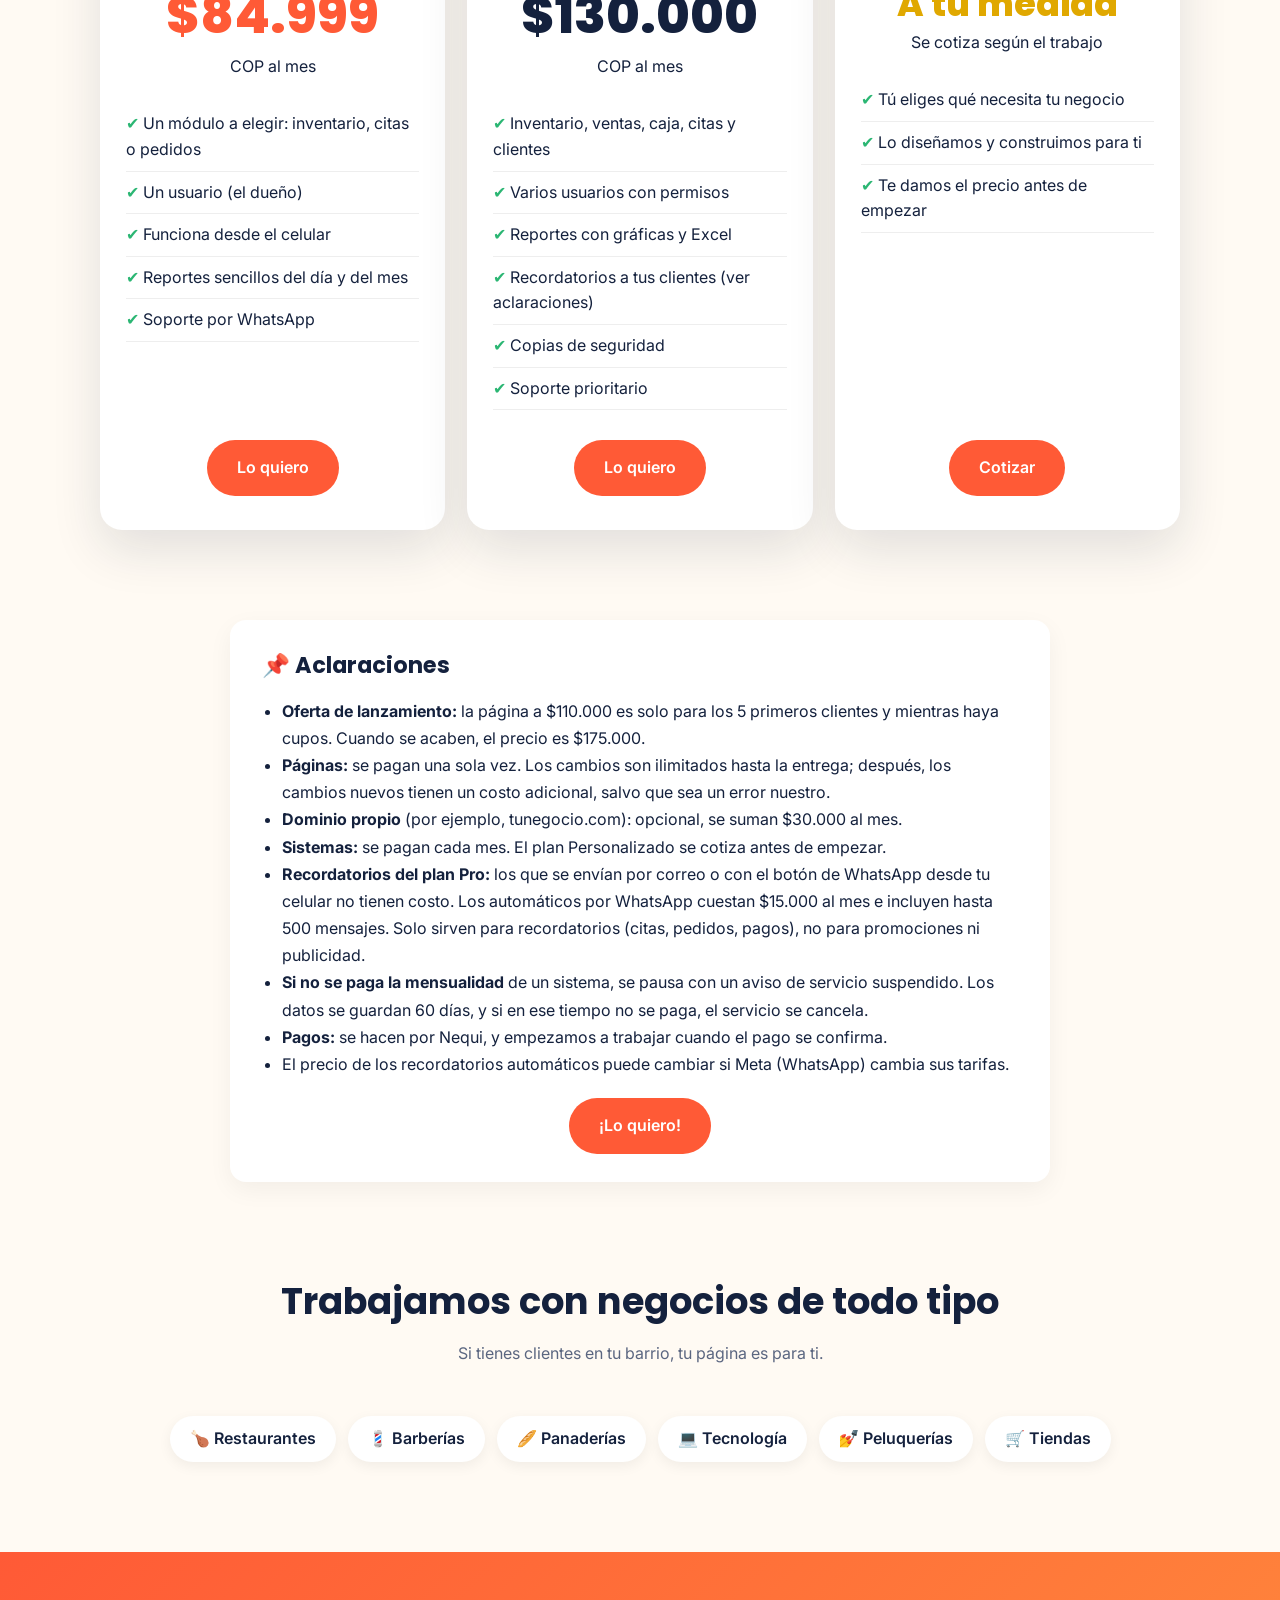
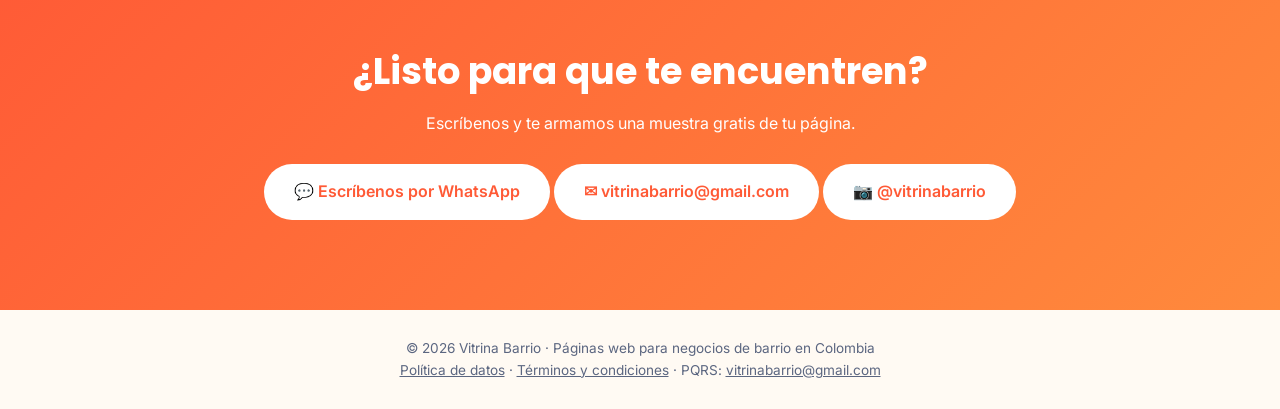
<file: vitrinabarrio/index.html>
<!DOCTYPE html><html lang="es"><head><meta charset="utf-8"><meta name="viewport" content="width=device-width,initial-scale=1">
<title>Vitrina Barrio | Páginas web para negocios de barrio</title><link rel="icon" href="[data-uri]">
<link href="https://fonts.googleapis.com/css2?family=Poppins:wght@600;800&family=Inter:wght@400;600&display=swap" rel="stylesheet">
<style>
:root{--p:#ff5a36;--y:#ffc93c;--d:#14213d;--c:#fffaf3}
*{box-sizing:border-box;margin:0;padding:0}body{font-family:Inter,sans-serif;color:var(--d);background:var(--c);line-height:1.6}
h1,h2,h3{font-family:Poppins,sans-serif}
nav{display:flex;justify-content:space-between;align-items:center;padding:20px 7%}nav b{font-family:Poppins;font-size:1.4rem}nav b span{color:var(--p)}
nav a.btn{padding:10px 20px}
.btn{display:inline-block;background:var(--p);color:#fff;padding:15px 30px;border-radius:40px;text-decoration:none;font-weight:600}
.btn.o{background:transparent;color:var(--d);border:2px solid var(--d);margin-left:10px}
.hero{display:grid;grid-template-columns:1.1fr 1fr;gap:50px;align-items:center;padding:60px 7% 90px}
.hero h1{font-size:clamp(2.4rem,5vw,4rem);line-height:1.08}.hero h1 em{font-style:normal;color:var(--p)}
.hero p{font-size:1.15rem;margin:22px 0 32px;color:#44506b;max-width:520px}
.mock{background:#fff;border-radius:18px;box-shadow:0 25px 60px rgba(20,33,61,.18);overflow:hidden}
.bar{background:#eef0f4;padding:10px;display:flex;gap:6px}.bar i{width:11px;height:11px;border-radius:50%;background:#ccd}
.mk{padding:28px;background:linear-gradient(135deg,var(--d),#2b3d6b);color:#fff}.mk h3{font-size:1.5rem}.mk small{color:var(--y)}.mk p{color:#dfe4f0}
.mk .b{display:inline-block;margin-top:14px;background:#25d366;padding:8px 16px;border-radius:20px;font-size:.85rem}
.mrow{display:grid;grid-template-columns:repeat(3,1fr);gap:10px;padding:18px}.mrow div{height:70px;border-radius:10px;background:linear-gradient(135deg,var(--y),var(--p));opacity:.85}
section{padding:90px 7%}h2{font-size:2.3rem;margin-bottom:10px;text-align:center}.sub{text-align:center;color:#5b6680;margin-bottom:50px}
.grid{display:grid;grid-template-columns:repeat(auto-fit,minmax(230px,1fr));gap:24px}
.f{background:#fff;padding:30px;border-radius:16px;box-shadow:0 8px 25px rgba(0,0,0,.05)}.f .ic{font-size:2rem}.f h3{margin:10px 0 6px;font-size:1.1rem}
.steps{background:var(--d);color:#fff}.steps .sub{color:#b8c1d9}.st{text-align:center}.st .n{width:56px;height:56px;margin:0 auto 14px;border-radius:50%;background:var(--y);color:var(--d);font:800 1.4rem Poppins;display:flex;align-items:center;justify-content:center}
.price{max-width:460px;margin:auto;background:#fff;border-radius:22px;padding:44px;text-align:center;box-shadow:0 20px 50px rgba(20,33,61,.12);border-top:6px solid var(--p)}
.price .v{font:800 3.2rem Poppins;color:var(--p)}.price ul{list-style:none;text-align:left;margin:24px 0 30px}.price li{padding:8px 0;border-bottom:1px solid #eee}.price li:before{content:"✔ ";color:#2bb673}
.tags{display:flex;flex-wrap:wrap;gap:12px;justify-content:center}.tags span{background:#fff;padding:10px 20px;border-radius:30px;box-shadow:0 4px 14px rgba(0,0,0,.06);font-weight:600}
.cta{text-align:center;background:linear-gradient(135deg,var(--p),#ff8a3c);color:#fff}.cta h2{color:#fff}.cta .btn{background:#fff;color:var(--p)}
footer{padding:28px 7%;text-align:center;font-size:.85rem;color:#5b6680}
@media(max-width:850px){.hero{grid-template-columns:1fr}}
.sis{display:grid;grid-template-columns:repeat(3,1fr);gap:22px;max-width:1080px;margin:0 auto;align-items:stretch}.sis .price{max-width:none;margin:0;padding:34px 26px;display:flex;flex-direction:column;position:relative}.sis .price ul{flex:1}.sis .price .btn{align-self:center}.pop{position:absolute;top:-14px;left:50%;transform:translateX(-50%);background:var(--p);color:#fff;font-size:.8rem;font-weight:700;padding:5px 14px;border-radius:20px;white-space:nowrap}.sis2{grid-template-columns:repeat(2,1fr);max-width:760px}@media(max-width:860px){.sis,.sis2{grid-template-columns:1fr;max-width:460px}}
</style></head><body>
<nav><b style="display:flex;align-items:center;gap:10px"><img src="[data-uri]" style="width:44px;height:44px;border-radius:10px">Vitrina<span>Barrio</span></b><span><a href="https://www.instagram.com/vitrinabarrio/" style="margin-right:16px;font-weight:600;color:var(--d);text-decoration:none">📷 Instagram</a><a class="btn" href="https://wa.me/573027742140">Contáctanos</a></span></nav>
<header class="hero"><div><h1>Tu negocio merece <em>estar en Google</em></h1>
<p>Creamos la página web de tu negocio de barrio, con tus fotos, tus servicios, tu ubicación y un botón directo a WhatsApp.</p>
<a class="btn" href="https://wa.me/573027742140?text=Hola%2C%20quiero%20mi%20p%C3%A1gina%20web">Quiero mi página</a><a class="btn o" href="#precios">Ver precios</a></div>
<div class="mock"><div class="bar"><i></i><i></i><i></i></div><div class="mk"><small>★★★★★ 4.8 en Google</small><h3>Tu Negocio</h3><p>Lo mejor del barrio, ahora en internet.</p><span class="b">Pedir por WhatsApp</span></div><div class="mrow"><div></div><div></div><div></div></div></div></header>
<section style="padding-bottom:0"><h2>Quiénes somos</h2><p class="sub" style="max-width:720px;margin:0 auto">Somos Vitrina Barrio, un equipo pendiente de las redes y páginas de negocios locales: restaurantes, barberías, panaderías, tiendas de tecnología y más. Queremos que los clientes te encuentren fácil, no solo en Instagram.</p></section>
<section><h2>Todo lo que tu negocio necesita</h2><p class="sub">Una página profesional, rápida y fácil de usar desde el celular.</p><div class="grid">
<div class="f"><div class="ic">📱</div><h3>Hecha para celular</h3><p>Se ve perfecta en cualquier pantalla, que es donde te buscan tus clientes.</p></div>
<div class="f"><div class="ic">💬</div><h3>Botón de WhatsApp</h3><p>Tus clientes te escriben con un toque para pedir, reservar o agendar.</p></div>
<div class="f"><div class="ic">📍</div><h3>Ubicación y horario</h3><p>Mapa, dirección y horario siempre a la vista.</p></div>
<div class="f"><div class="ic">⭐</div><h3>Tus mejores reseñas</h3><p>Mostramos lo que tus clientes ya dicen de ti en Google.</p></div></div></section>
<section id="como" class="steps"><h2>Así de fácil</h2><p class="sub">Sin enredos técnicos de tu parte.</p><div class="grid">
<div class="st"><div class="n">1</div><h3>Te mostramos una muestra</h3><p>Te escribimos con una muestra de cómo se vería tu página.</p></div>
<div class="st"><div class="n">2</div><h3>La ajustamos contigo</h3><p>Nos dices qué cambiar hasta que quedes 100% cómodo.</p></div>
<div class="st"><div class="n">3</div><h3>La publicamos</h3><p>La publicamos y empiezas a recibir clientes desde Google.</p></div></div></section>
<section id="precios"><h2>Precios</h2><p class="sub">Claros desde el principio, sin letra pequeña.</p>
<h3 style="text-align:center;font-size:1.5rem;margin-bottom:24px">🌐 Páginas web · pago único</h3>
<div class="sis sis2" style="margin:0 auto 20px">
<div class="price"><p style="font-weight:600;color:#ff5a36">LANZAMIENTO · oferta limitada a los 5 primeros clientes, mientras haya cupos</p><div class="v">$110.000</div><p>COP · pago único</p><ul><li>Diseño a la medida de tu negocio</li><li>Se ve bien en celular y computador</li><li>Botón directo a tu WhatsApp</li><li>Mapa de Google y horario de atención</li><li>Fotos, servicios y opiniones de clientes</li><li>Cambios ilimitados hasta la entrega</li></ul><a class="btn" href="https://wa.me/573027742140?text=Hola%2C%20quiero%20la%20p%C3%A1gina%20web%20de%20lanzamiento%20de%20%24110.000">¡Lo quiero!</a></div>
<div class="price" style="border-top-color:#14213d"><p style="font-weight:600">PRECIO REGULAR</p><div class="v" style="color:#14213d">$175.000</div><p>COP · pago único</p><ul><li>Diseño a la medida de tu negocio</li><li>Se ve bien en celular y computador</li><li>Botón directo a tu WhatsApp</li><li>Mapa de Google y horario de atención</li><li>Fotos, servicios y opiniones de clientes</li><li>Cambios ilimitados hasta la entrega</li></ul><a class="btn" style="background:#14213d" href="https://wa.me/573027742140?text=Hola%2C%20quiero%20la%20p%C3%A1gina%20web%20de%20%24175.000">¡Lo quiero!</a></div></div>
<div style="max-width:820px;margin:0 auto 60px;background:#fff;border-radius:16px;padding:26px 30px;box-shadow:0 8px 25px rgba(0,0,0,.05)">
<p>Después de la entrega, los cambios nuevos tienen un costo adicional, salvo que sea un error nuestro.</p>
<p style="margin-top:12px"><b>¿Quieres tu propio dominio?</b> (por ejemplo, <i>tunegocio.com</i>): se suman <b>$30.000 COP al mes</b> para mantener el dominio y el servidor.</p></div>
<h3 style="text-align:center;font-size:1.5rem;margin:0 0 24px">⚙️ Sistemas para administrar tu negocio · mensualidad</h3>
<div class="sis">
<div class="price"><p style="font-weight:600">SIMPLE</p><div class="v">$84.999</div><p>COP al mes</p><ul><li>Un módulo a elegir: inventario, citas o pedidos</li><li>Un usuario (el dueño)</li><li>Funciona desde el celular</li><li>Reportes sencillos del día y del mes</li><li>Soporte por WhatsApp</li></ul><a class="btn" href="https://wa.me/573027742140?text=Hola%2C%20quiero%20el%20sistema%20Simple">Lo quiero</a></div>
<div class="price pro" style="border-top-color:#14213d"><span class="pop">Más popular</span><p style="font-weight:600">PRO</p><div class="v" style="color:#14213d">$130.000</div><p>COP al mes</p><ul><li>Inventario, ventas, caja, citas y clientes</li><li>Varios usuarios con permisos</li><li>Reportes con gráficas y Excel</li><li>Recordatorios a tus clientes (ver aclaraciones)</li><li>Copias de seguridad</li><li>Soporte prioritario</li></ul><a class="btn" href="https://wa.me/573027742140?text=Hola%2C%20quiero%20el%20sistema%20Pro">Lo quiero</a></div>
<div class="price" style="border-top-color:#ffc93c"><p style="font-weight:600">PERSONALIZADO</p><div class="v" style="color:#e0a800;font-size:2.2rem">A tu medida</div><p>Se cotiza según el trabajo</p><ul><li>Tú eliges qué necesita tu negocio</li><li>Lo diseñamos y construimos para ti</li><li>Te damos el precio antes de empezar</li></ul><a class="btn" href="https://wa.me/573027742140?text=Hola%2C%20quiero%20un%20sistema%20personalizado">Cotizar</a></div>
</div></section>
<section id="aclaraciones" style="padding-top:0"><div style="max-width:820px;margin:0 auto;background:#fff;border-radius:16px;padding:28px 32px;box-shadow:0 8px 25px rgba(0,0,0,.05)">
<h3 style="font-size:1.4rem;margin-bottom:14px">📌 Aclaraciones</h3><ul style="padding-left:20px;line-height:1.7">
<li><b>Oferta de lanzamiento:</b> la página a $110.000 es solo para los 5 primeros clientes y mientras haya cupos. Cuando se acaben, el precio es $175.000.</li>
<li><b>Páginas:</b> se pagan una sola vez. Los cambios son ilimitados hasta la entrega; después, los cambios nuevos tienen un costo adicional, salvo que sea un error nuestro.</li>
<li><b>Dominio propio</b> (por ejemplo, tunegocio.com): opcional, se suman $30.000 al mes.</li>
<li><b>Sistemas:</b> se pagan cada mes. El plan Personalizado se cotiza antes de empezar.</li>
<li><b>Recordatorios del plan Pro:</b> los que se envían por correo o con el botón de WhatsApp desde tu celular no tienen costo. Los automáticos por WhatsApp cuestan $15.000 al mes e incluyen hasta 500 mensajes. Solo sirven para recordatorios (citas, pedidos, pagos), no para promociones ni publicidad.</li>
<li><b>Si no se paga la mensualidad</b> de un sistema, se pausa con un aviso de servicio suspendido. Los datos se guardan 60 días, y si en ese tiempo no se paga, el servicio se cancela.</li>
<li><b>Pagos:</b> se hacen por Nequi, y empezamos a trabajar cuando el pago se confirma.</li>
<li>El precio de los recordatorios automáticos puede cambiar si Meta (WhatsApp) cambia sus tarifas.</li>
</ul><div style="text-align:center;margin-top:20px"><a class="btn" href="https://wa.me/573027742140?text=Hola%2C%20quiero%20mi%20p%C3%A1gina%20web">¡Lo quiero!</a></div></div></section>

<section style="padding-top:0"><h2>Trabajamos con negocios de todo tipo</h2><p class="sub">Si tienes clientes en tu barrio, tu página es para ti.</p><div class="tags">
<span>🍗 Restaurantes</span><span>💈 Barberías</span><span>🥖 Panaderías</span><span>💻 Tecnología</span><span>💅 Peluquerías</span><span>🛒 Tiendas</span></div></section>
<section class="cta"><h2>¿Listo para que te encuentren?</h2><p style="margin:10px 0 28px">Escríbenos y te armamos una muestra gratis de tu página.</p><a class="btn" href="https://wa.me/573027742140?text=Hola%2C%20quiero%20mi%20p%C3%A1gina%20web">💬 Escríbenos por WhatsApp</a> <a class="btn" href="mailto:vitrinabarrio@gmail.com">✉ vitrinabarrio@gmail.com</a> <a class="btn" href="https://www.instagram.com/vitrinabarrio/">📷 @vitrinabarrio</a></section>
<footer>© 2026 Vitrina Barrio · Páginas web para negocios de barrio en Colombia<br><a href="privacidad.html" style="color:inherit">Política de datos</a> · <a href="terminos.html" style="color:inherit">Términos y condiciones</a> · PQRS: <a href="mailto:vitrinabarrio@gmail.com" style="color:inherit">vitrinabarrio@gmail.com</a></footer>
<a href="https://wa.me/573027742140?text=Hola%2C%20quiero%20mi%20p%C3%A1gina%20web" aria-label="WhatsApp" style="position:fixed;right:22px;bottom:22px;background:#25d366;color:#fff;width:62px;height:62px;border-radius:50%;display:flex;align-items:center;justify-content:center;font-size:30px;text-decoration:none;box-shadow:0 6px 20px rgba(0,0,0,.3)">✆</a></body></html>
</file>
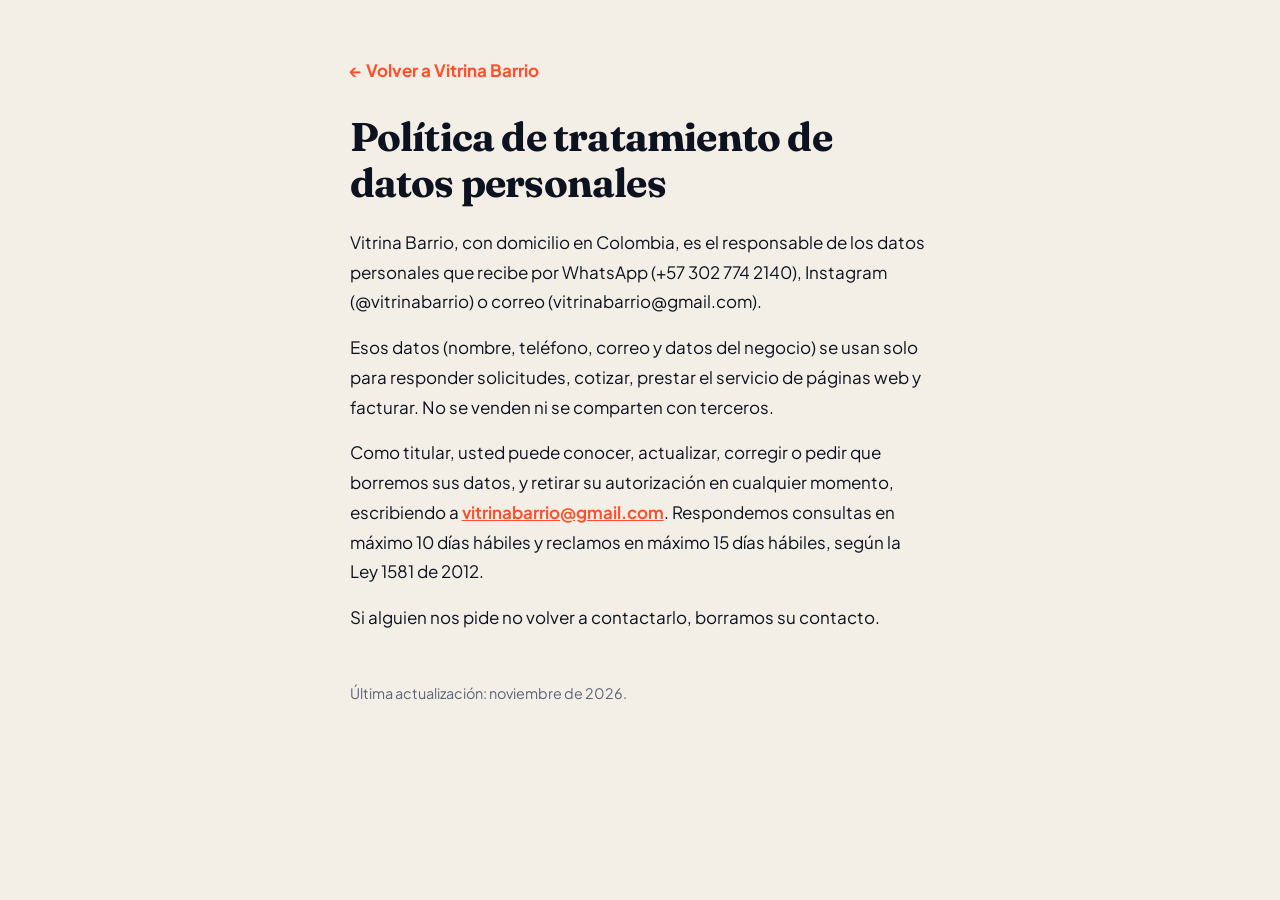
<file: privacidad.html>
<!DOCTYPE html>
<html lang="es-CO">
<head>
<meta charset="utf-8"><meta name="viewport" content="width=device-width,initial-scale=1">
<title>Política de datos | Vitrina Barrio</title>
<link rel="icon" href="[data-uri]" type="image/jpeg">
<link rel="preconnect" href="https://fonts.googleapis.com">
<link rel="preconnect" href="https://fonts.gstatic.com" crossorigin>
<link href="https://fonts.googleapis.com/css2?family=Fraunces:opsz,wght@9..144,700&family=Plus+Jakarta+Sans:wght@400;600;700&display=swap" rel="stylesheet">
<style>
:root{--ink:#0C1220;--cream:#F4EFE6;--coral:#FF4E2A;--muted:#5B6476;--font:"Plus Jakarta Sans","Segoe UI",system-ui,sans-serif;--display:"Fraunces",Georgia,serif}
*{box-sizing:border-box;margin:0;padding:0}
body{font-family:var(--font);background:var(--cream);color:var(--ink);line-height:1.75;font-size:17px}
main{max-width:760px;margin:auto;padding:56px 7% 80px}
h1{font-family:var(--display);font-size:clamp(1.8rem,4vw,2.5rem);letter-spacing:-.02em;margin:16px 0 22px;line-height:1.15}
a{color:var(--coral);font-weight:650}
li{margin:12px 0} ol{padding-left:22px}
p{margin:0 0 16px}
.back{display:inline-flex;margin-bottom:12px;text-decoration:none;font-weight:700}
.foot{margin-top:48px;color:var(--muted);font-size:.9rem}
</style>
</head>
<body>
<main>
<p><a class="back" href="./">← Volver a Vitrina Barrio</a></p>
<h1>Política de tratamiento de datos personales</h1>
<p>Vitrina Barrio, con domicilio en Colombia, es el responsable de los datos personales que recibe por WhatsApp (+57 302 774 2140), Instagram (@vitrinabarrio) o correo (vitrinabarrio@gmail.com).</p>
<p>Esos datos (nombre, teléfono, correo y datos del negocio) se usan solo para responder solicitudes, cotizar, prestar el servicio de páginas web y facturar. No se venden ni se comparten con terceros.</p>
<p>Como titular, usted puede conocer, actualizar, corregir o pedir que borremos sus datos, y retirar su autorización en cualquier momento, escribiendo a <a href="mailto:vitrinabarrio@gmail.com">vitrinabarrio@gmail.com</a>. Respondemos consultas en máximo 10 días hábiles y reclamos en máximo 15 días hábiles, según la Ley 1581 de 2012.</p>
<p>Si alguien nos pide no volver a contactarlo, borramos su contacto.</p>
<p class="foot">Última actualización: noviembre de 2026.</p>
</main>
</body>
</html>
</file>
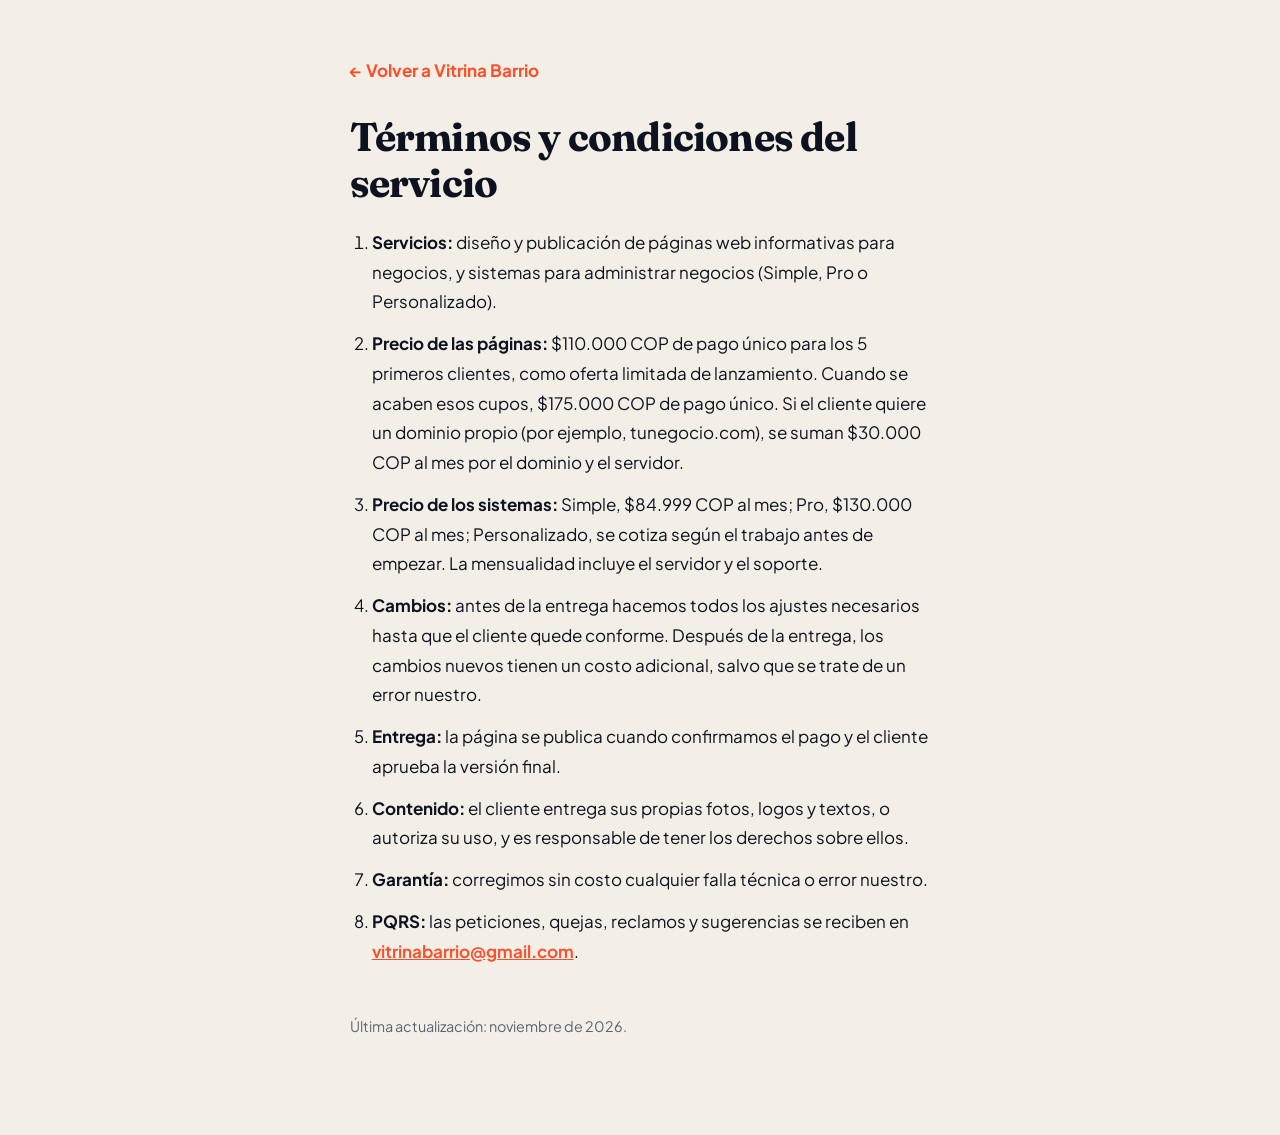
<file: terminos.html>
<!DOCTYPE html>
<html lang="es-CO">
<head>
<meta charset="utf-8"><meta name="viewport" content="width=device-width,initial-scale=1">
<title>Términos | Vitrina Barrio</title>
<link rel="icon" href="[data-uri]" type="image/jpeg">
<link rel="preconnect" href="https://fonts.googleapis.com">
<link rel="preconnect" href="https://fonts.gstatic.com" crossorigin>
<link href="https://fonts.googleapis.com/css2?family=Fraunces:opsz,wght@9..144,700&family=Plus+Jakarta+Sans:wght@400;600;700&display=swap" rel="stylesheet">
<style>
:root{--ink:#0C1220;--cream:#F4EFE6;--coral:#FF4E2A;--muted:#5B6476;--font:"Plus Jakarta Sans","Segoe UI",system-ui,sans-serif;--display:"Fraunces",Georgia,serif}
*{box-sizing:border-box;margin:0;padding:0}
body{font-family:var(--font);background:var(--cream);color:var(--ink);line-height:1.75;font-size:17px}
main{max-width:760px;margin:auto;padding:56px 7% 80px}
h1{font-family:var(--display);font-size:clamp(1.8rem,4vw,2.5rem);letter-spacing:-.02em;margin:16px 0 22px;line-height:1.15}
a{color:var(--coral);font-weight:650}
li{margin:12px 0} ol{padding-left:22px}
p{margin:0 0 16px}
.back{display:inline-flex;margin-bottom:12px;text-decoration:none;font-weight:700}
.foot{margin-top:48px;color:var(--muted);font-size:.9rem}
</style>
</head>
<body>
<main>
<p><a class="back" href="./">← Volver a Vitrina Barrio</a></p>
<h1>Términos y condiciones del servicio</h1>
<ol>
<li><b>Servicios:</b> diseño y publicación de páginas web informativas para negocios, y sistemas para administrar negocios (Simple, Pro o Personalizado).</li>
<li><b>Precio de las páginas:</b> $110.000 COP de pago único para los 5 primeros clientes, como oferta limitada de lanzamiento. Cuando se acaben esos cupos, $175.000 COP de pago único. Si el cliente quiere un dominio propio (por ejemplo, tunegocio.com), se suman $30.000 COP al mes por el dominio y el servidor.</li>
<li><b>Precio de los sistemas:</b> Simple, $84.999 COP al mes; Pro, $130.000 COP al mes; Personalizado, se cotiza según el trabajo antes de empezar. La mensualidad incluye el servidor y el soporte.</li>
<li><b>Cambios:</b> antes de la entrega hacemos todos los ajustes necesarios hasta que el cliente quede conforme. Después de la entrega, los cambios nuevos tienen un costo adicional, salvo que se trate de un error nuestro.</li>
<li><b>Entrega:</b> la página se publica cuando confirmamos el pago y el cliente aprueba la versión final.</li>
<li><b>Contenido:</b> el cliente entrega sus propias fotos, logos y textos, o autoriza su uso, y es responsable de tener los derechos sobre ellos.</li>
<li><b>Garantía:</b> corregimos sin costo cualquier falla técnica o error nuestro.</li>
<li><b>PQRS:</b> las peticiones, quejas, reclamos y sugerencias se reciben en <a href="mailto:vitrinabarrio@gmail.com">vitrinabarrio@gmail.com</a>.</li>
</ol>
<p class="foot">Última actualización: noviembre de 2026.</p>
</main>
</body>
</html>
</file>
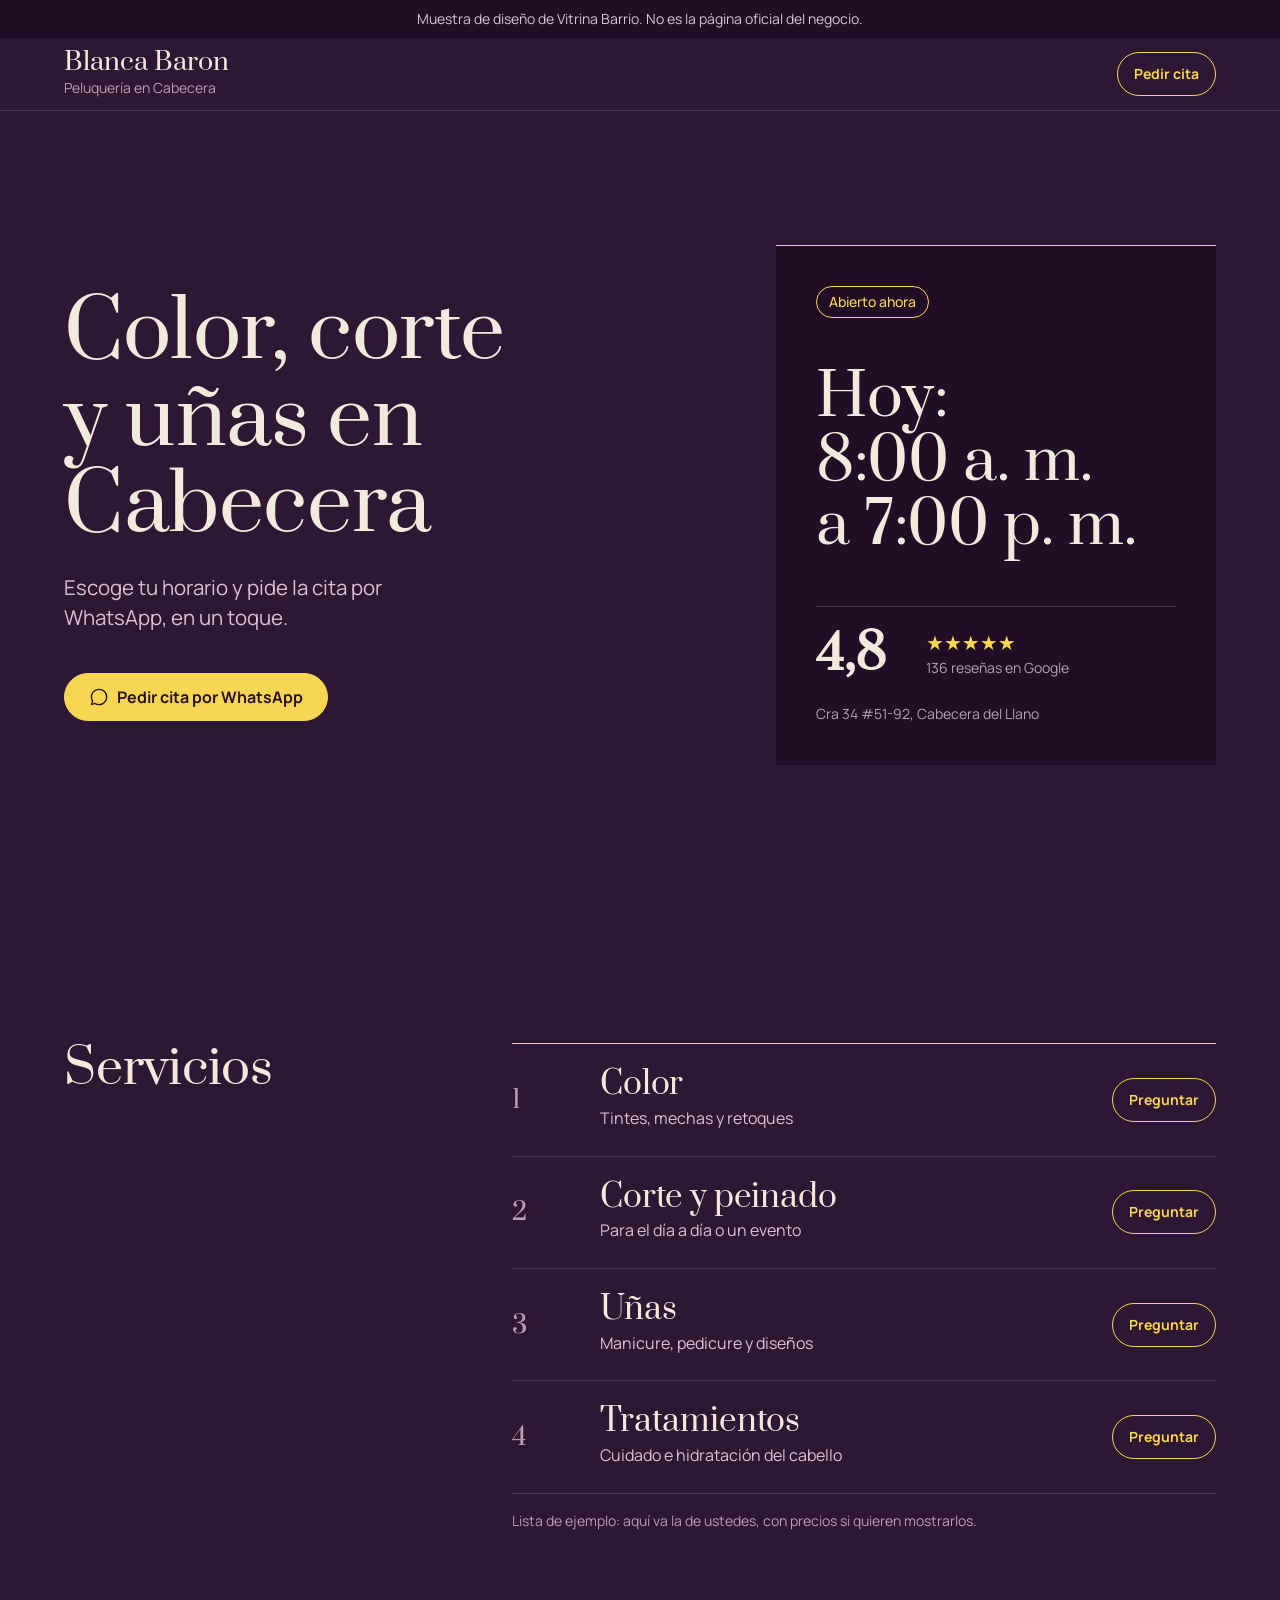
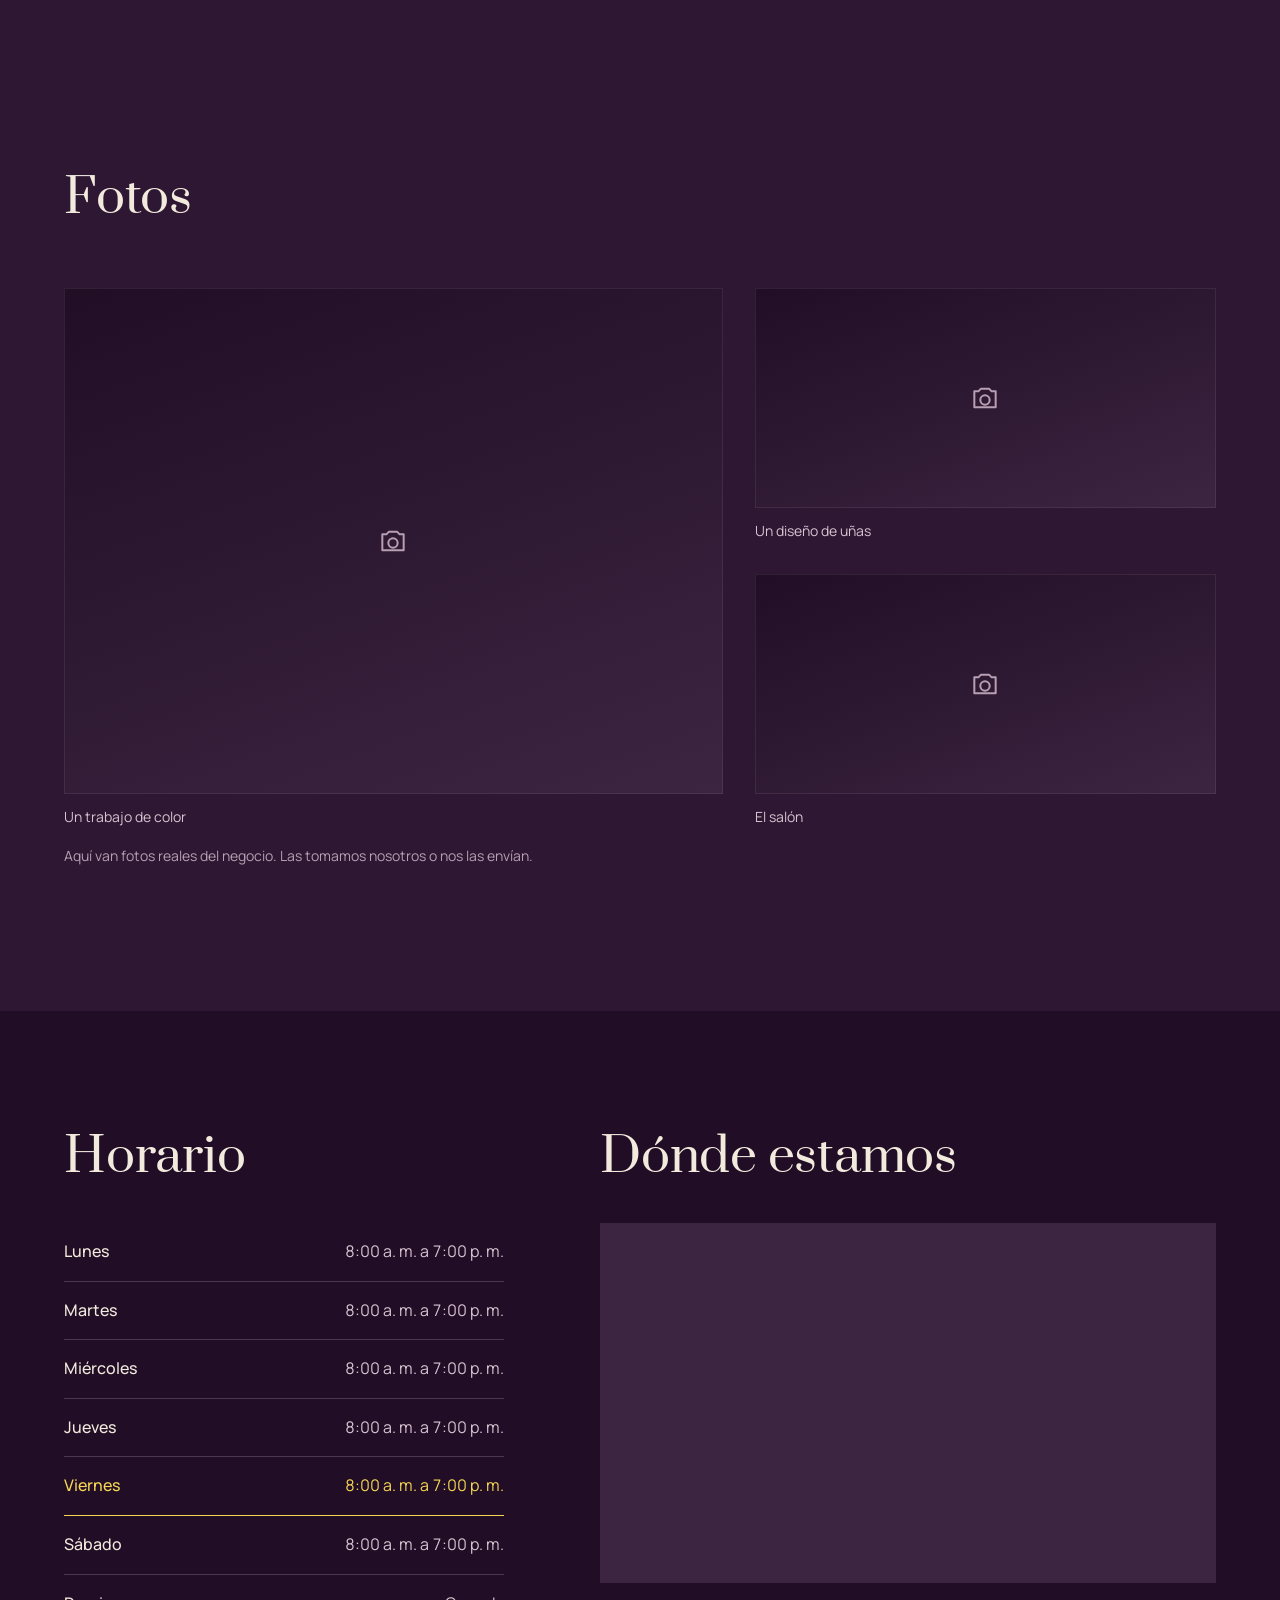
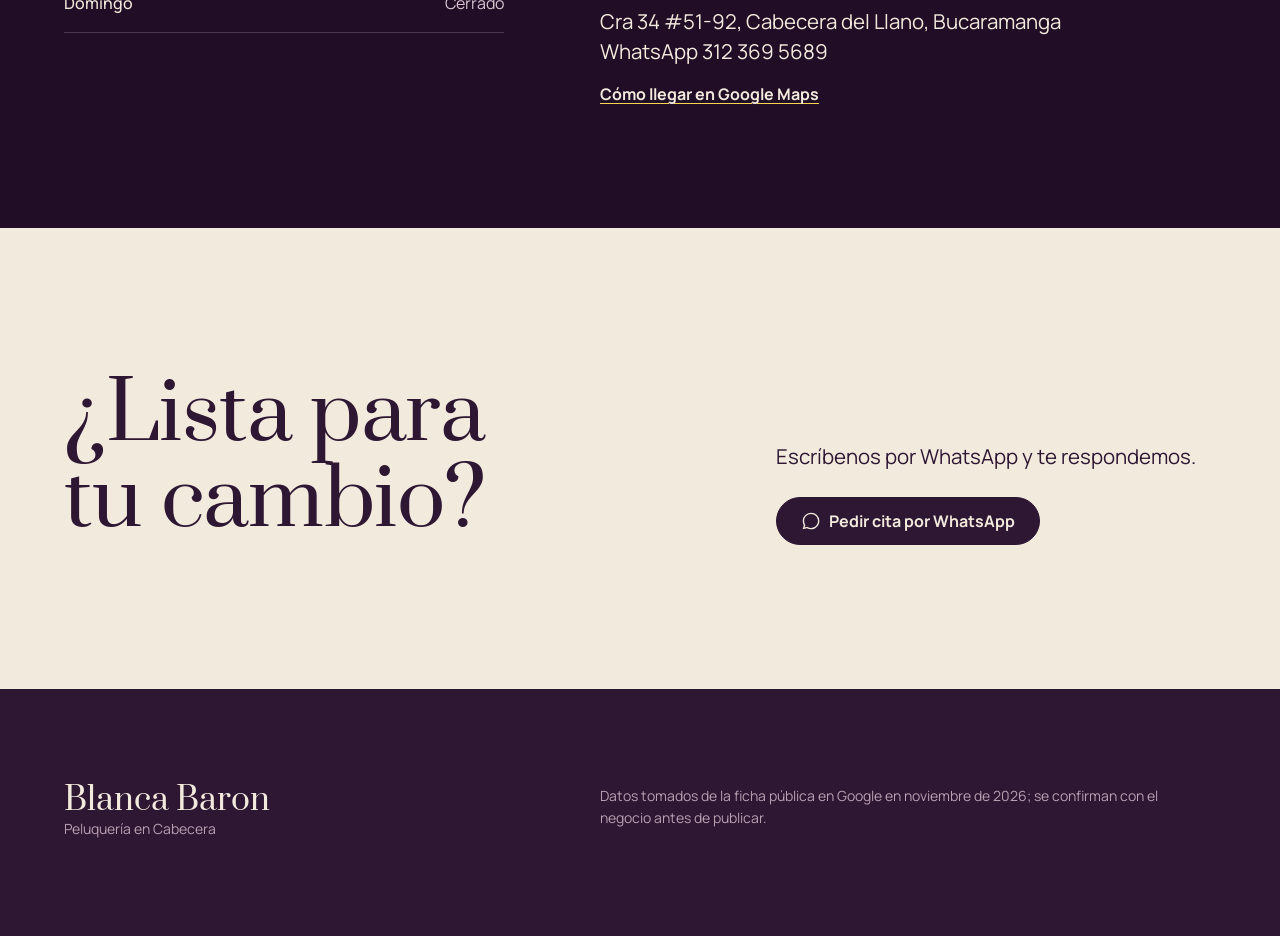
<file: muestras/blanca-baron.html>
<!DOCTYPE html>
<html lang="es-CO">
<head>
<meta charset="utf-8">
<meta name="viewport" content="width=device-width, initial-scale=1">
<meta name="robots" content="noindex">
<meta name="description" content="Muestra de página para Blanca Baron, peluquería en Cabecera del Llano, Bucaramanga: color, corte y uñas con cita por WhatsApp.">
<title>Muestra · Blanca Baron</title>
<link rel="preconnect" href="https://fonts.googleapis.com">
<link rel="preconnect" href="https://fonts.gstatic.com" crossorigin>
<link href="https://fonts.googleapis.com/css2?family=Prata&family=Manrope:wght@400;500;700&display=swap" rel="stylesheet">
<script>document.documentElement.classList.add('js');</script>
<style>
/* Hallmark · shape: Bento Grid (draw 3816df, swaps below) · genre: editorial · theme: Hedgerow (deal 2/3, seed neighbourhood-hair-colour-nail-58f5·081f7791·2026-11-26·r0) · redesign: full
 * hero: Stage · nav: banner over a sticky bar · footer: colophon block · imagery: none from the library (no salon subjects); 3 slots for the owner's photos · signature: the salon's day set like a label, open now and today's hours in Prata · hedgerow: sloe
 * axes: dark/high-contrast-serif/chromatic-yellow · posture: drenched · job: book · contrast: pass · fold: pass · draw: 3816df · v2.0.0 */
/* Hallmark · pre-emit critique: P4 H4 E4 S4 R5 V4 · weakest: P, a sample with no photographs; the day card and the services index carry it in type instead of stock pictures of somewhere else */
/* Hallmark · swaps: menu Switcher becomes a services index (no lunch and dinner here) · footer index columns become a colophon (no sitemap) · close photograph becomes the cream statement band (no salon photo) */
/* Hallmark · waive 81 · three slots, each with data-alt for the owner · the library has no salon, colour or nail subjects and an off-subject stand-in would mislead the owner */
@import url("./blanca-baron.tokens.css");
@import url("./blanca-baron.base.css");

body { line-height: 1.6; color: var(--color-ink-2); }
h1, h2, h3 { color: var(--color-ink); line-height: 1.08; }
p, li, td { color: var(--color-ink-2); }

.skip { position: absolute; left: var(--space-md); top: calc(-1 * var(--space-3xl)); z-index: var(--z-toast); padding: var(--space-xs) var(--space-md); background: var(--color-ink); color: var(--color-paper); }
.skip:focus-visible { top: var(--space-md); }

/* banner over the bar */
.aviso { background: var(--color-paper-2); color: var(--color-ink-2); font-size: var(--text-sm); text-align: center; padding: var(--space-xs) var(--space-md); }
.bar { position: sticky; top: 0; z-index: var(--z-sticky-nav); background: var(--color-paper); border-bottom: var(--rule-hair) solid var(--color-rule); }
.bar .container { display: flex; align-items: center; justify-content: space-between; gap: var(--space-lg); min-height: 72px; }
.marca { display: grid; gap: var(--space-3xs); text-decoration: none; }
.marca b { font-family: var(--font-display); font-weight: 400; font-size: var(--text-xl); line-height: 1; color: var(--color-ink); font-variant-numeric: lining-nums tabular-nums; }
.marca span { font-size: var(--text-sm); color: var(--color-muted); }

/* controls */
.btn { display: inline-flex; align-items: center; justify-content: center; gap: var(--space-xs); min-height: 48px; padding: 0 var(--space-lg); border: 1.5px solid var(--color-accent); border-radius: var(--radius-pill); background: var(--color-accent); color: var(--color-accent-ink); font-family: var(--font-body); font-size: var(--text-md); font-weight: 700; line-height: 1; white-space: nowrap; text-decoration: none; cursor: pointer; transition: background-color var(--dur-short) var(--ease-out), border-color var(--dur-short) var(--ease-out), transform var(--dur-micro) var(--ease-out); }
.btn:hover { background: var(--color-accent-2); border-color: var(--color-accent-2); }
.btn:active { transform: translateY(1px); }
.btn:focus-visible { outline: 2px solid var(--color-focus); outline-offset: 3px; }
.btn svg { width: 20px; height: 20px; flex-shrink: 0; }
.btn--line { background: transparent; color: var(--color-accent); }
.btn--line:hover { background: var(--color-paper-3); border-color: var(--color-accent); }
.btn--small { min-height: 44px; padding: 0 var(--space-md); font-size: var(--text-sm); }
a.link { color: var(--color-ink); text-decoration-color: var(--color-accent); transition: text-decoration-thickness var(--dur-short) var(--ease-out); }
a.link:hover { text-decoration-thickness: 2px; }
a.link:active { color: var(--color-accent-2); }
@media (prefers-reduced-motion: reduce) { .btn, a.link { transition: none; } .btn:active { transform: none; } }

/* hero: Stage */
.hero { display: grid; align-items: center; min-height: calc(100svh - 112px); padding-block: var(--space-2xl); }
.hero .container { display: grid; grid-template-columns: minmax(0, 7fr) minmax(0, 5fr); gap: var(--space-3xl); align-items: center; }
.hero h1 { max-width: 13ch; }
.hero .lead { margin-top: var(--space-lg); max-width: 34ch; color: var(--color-ink-2); }
.hero .btn { margin-top: var(--space-xl); }

.dia { display: grid; align-content: space-between; gap: var(--space-xl); min-height: min(520px, calc(100svh - 240px)); padding: var(--space-xl); background: var(--color-paper-2); border-top: 1.5px solid var(--color-accent); }
.estado { justify-self: start; display: inline-flex; align-items: center; min-height: 32px; padding: 0 var(--space-sm); border: var(--rule-hair) solid var(--color-accent); border-radius: var(--radius-pill); color: var(--color-accent); font-size: var(--text-sm); font-weight: 500; }
.dia-hoy { font-family: var(--font-display); font-size: var(--text-display-s); line-height: 1.08; color: var(--color-ink); max-width: 14ch; text-wrap: balance; }
.dia-pie { display: grid; grid-template-columns: auto minmax(0, 1fr); gap: var(--space-lg) var(--space-xl); align-items: end; padding-top: var(--space-lg); border-top: var(--rule-hair) solid var(--color-rule); }
.dia-pie .figure { font-family: var(--font-display); font-size: var(--text-section); line-height: 1; color: var(--color-ink); font-variant-numeric: lining-nums tabular-nums; }
.dia-pie div { display: grid; gap: var(--space-2xs); }
.estrellas { color: var(--color-accent); font-size: var(--text-lg); line-height: 1; }
.dia-pie small, .dia-dir { font-size: var(--text-sm); color: var(--color-muted); }
.dia-dir { grid-column: 1 / -1; }

/* services as an index */
.servicios { padding-block: var(--section-gap) var(--section-gap-s); }
.servicios .container { display: grid; grid-template-columns: minmax(0, 4fr) minmax(0, 8fr); gap: var(--space-3xl); }
.servicios h2 { grid-column: 1; }
.servicios .cuerpo { grid-column: 2; }
.indice { list-style: none; margin: 0; padding: 0; border-top: 1.5px solid var(--color-accent); counter-reset: s; }
.indice li { counter-increment: s; display: grid; grid-template-columns: var(--space-2xl) minmax(0, 1fr) auto; gap: var(--space-xs) var(--space-lg); align-items: center; padding-block: var(--space-lg); border-bottom: var(--rule-hair) solid var(--color-rule); }
.indice li::before { content: counter(s); font-family: var(--font-display); font-size: var(--text-xl); color: var(--color-muted); font-variant-numeric: tabular-nums; }
.indice h3 { font-size: var(--text-2xl); }
.indice p { margin-top: var(--space-2xs); font-size: var(--text-md); }
.nota { margin-top: var(--space-md); font-size: var(--text-sm); color: var(--color-muted); max-width: 60ch; }

/* photos as a bento */
.fotos { padding-block: var(--section-gap-s) var(--section-gap); }
.fotos h2 { margin-bottom: var(--space-2xl); }
.bento { display: grid; grid-template-columns: repeat(12, minmax(0, 1fr)); grid-template-rows: repeat(2, minmax(220px, auto)); gap: var(--gap-columns); }
.bento figure { margin: 0; display: grid; grid-template-rows: minmax(0, 1fr) auto; gap: var(--space-sm); }
.bento figure:nth-child(1) { grid-column: 1 / 8; grid-row: 1 / 3; }
.bento figure:nth-child(2) { grid-column: 8 / 13; }
.bento figure:nth-child(3) { grid-column: 8 / 13; }
.bento [data-slot] { border-radius: var(--radius-card); outline: var(--rule-hair) solid color-mix(in oklab, var(--color-ink) 8%, transparent); outline-offset: -1px; min-height: 220px; display: grid; place-items: center; color: var(--color-muted); }
.bento .cam { width: 32px; height: 32px; }
.bento figure:nth-child(1) [data-slot] { min-height: 480px; }
.bento figcaption { font-size: var(--text-sm); color: var(--color-ink-2); }

/* hours and the place, on a band */
.lugar { background: var(--color-paper-2); padding-block: var(--section-gap-s); }
.lugar .container { display: grid; grid-template-columns: minmax(0, 5fr) minmax(0, 7fr); gap: var(--space-3xl); row-gap: var(--space-2xl); }
.lugar h2 { margin-bottom: var(--space-xl); }
table { width: 100%; border-collapse: collapse; }
td { padding: var(--space-md) 0; border-bottom: var(--rule-hair) solid var(--color-rule); font-size: var(--text-md); }
td:first-child { text-transform: capitalize; color: var(--color-ink); font-weight: 500; }
td + td { text-align: right; font-variant-numeric: tabular-nums; }
tr.hoy td { color: var(--color-accent); border-bottom: 1.5px solid var(--color-accent); }
.map { display: block; width: 100%; height: 360px; border: 0; background: var(--color-paper-3); }
.lugar address { margin-top: var(--space-lg); font-style: normal; font-size: var(--text-lead); line-height: 1.45; color: var(--color-ink); }
.lugar .link { display: inline-block; margin-top: var(--space-md); font-weight: 700; }

/* close: the cream band */
.cierre { background: var(--color-ink); padding-block: var(--section-gap); }
.cierre .container { display: grid; grid-template-columns: minmax(0, 7fr) minmax(0, 5fr); gap: var(--space-3xl); row-gap: var(--space-xl); align-items: end; }
.cierre h2 { color: var(--color-paper); font-size: var(--text-display); max-width: 12ch; }
.cierre p { color: var(--color-paper); font-size: var(--text-lead); margin-bottom: var(--space-lg); }
.cierre .btn { background: var(--color-paper); border-color: var(--color-paper); color: var(--color-ink); }
.cierre .btn:hover { background: var(--color-paper-3); border-color: var(--color-paper-3); color: var(--color-ink); }
.cierre .btn:focus-visible { outline-color: var(--color-paper); }

/* footer: colophon */
footer { padding-block: var(--space-3xl); }
footer .container { display: grid; grid-template-columns: minmax(0, 5fr) minmax(0, 7fr); gap: var(--space-3xl); row-gap: var(--space-lg); align-items: start; }
footer .marca b { font-size: var(--text-2xl); }
footer p { font-size: var(--text-sm); color: var(--color-muted); max-width: 60ch; }

/* phone: the sticky action */
.barra { display: none; }

@media (max-width: 60rem) {
  .hero { padding-block: var(--space-xl) var(--space-3xl); }
  .hero .container, .lugar .container, .cierre .container, footer .container { grid-template-columns: minmax(0, 1fr); min-height: 0; }
  .hero .container { gap: var(--space-xl); }
  .dia { min-height: 0; padding: var(--space-xl) var(--space-lg); }
  .servicios h2, .servicios .cuerpo { grid-column: 1 / -1; }
  .servicios h2 { margin-bottom: var(--space-xl); }
  .bento { grid-template-rows: none; }
  .bento figure:nth-child(n) { grid-column: 1 / -1; grid-row: auto; }
  .bento figure:nth-child(1) [data-slot] { min-height: 320px; }
  .bar .btn { display: none; }
  body { padding-bottom: var(--space-3xl); }
  .barra { display: block; position: fixed; left: 0; right: 0; bottom: 0; z-index: var(--z-sticky); padding: var(--space-sm) var(--space-md) calc(var(--space-sm) + env(safe-area-inset-bottom)); background: var(--color-paper-2); border-top: var(--rule-hair) solid var(--color-rule); }
  .barra .btn { display: flex; width: 100%; max-width: 520px; margin-inline: auto; }
}
@media (max-width: 40rem) {
  .indice li { grid-template-columns: var(--space-xl) minmax(0, 1fr); }
  .indice li .btn { grid-column: 2; justify-self: start; }
}
</style>
</head>
<body>
<a class="skip" href="#main">Saltar al contenido</a>
<div class="aviso">Muestra de diseño de Vitrina Barrio. No es la página oficial del negocio.</div>
<header class="bar">
  <div class="container">
    <a class="marca" href="#main" aria-label="Blanca Baron, ir al inicio"><b>Blanca Baron</b><span>Peluquería en Cabecera</span></a>
    <a class="btn btn--line btn--small" href="https://wa.me/573123695689?text=Hola%2C%20quiero%20pedir%20una%20cita%20en%20la%20peluquer%C3%ADa" target="_blank" rel="noopener">Pedir cita</a>
  </div>
</header>

<main id="main">
  <section class="hero" aria-labelledby="titulo">
    <div class="container">
      <div>
        <h1 id="titulo">Color, corte y uñas en Cabecera</h1>
        <p class="lead">Escoge tu horario y pide la cita por WhatsApp, en un toque.</p>
        <a class="btn" href="https://wa.me/573123695689?text=Hola%2C%20quiero%20pedir%20una%20cita%20en%20la%20peluquer%C3%ADa" target="_blank" rel="noopener"><svg viewBox="0 0 24 24" aria-hidden="true"><path fill="currentColor" d="M19.05 4.91A9.82 9.82 0 0 0 12.04 2C6.55 2 2.07 6.48 2.07 12c0 1.76.46 3.48 1.34 5L2 22l5.16-1.35a9.94 9.94 0 0 0 4.88 1.24h.01c5.49 0 9.97-4.48 9.97-9.97a9.9 9.9 0 0 0-2.97-7.01zm-7.01 15.36a8.27 8.27 0 0 1-4.21-1.15l-.3-.18-3.14.82.84-3.06-.2-.32a8.26 8.26 0 0 1-1.27-4.41c0-4.57 3.72-8.29 8.3-8.29 4.57 0 8.29 3.72 8.29 8.29 0 4.57-3.73 8.3-8.3 8.3z"/></svg>Pedir cita por WhatsApp</a>
      </div>
      <aside class="dia" aria-label="Datos del negocio">
        <span class="estado" id="estado" role="status">Consulta el horario</span>
        <p class="dia-hoy" id="hoy">Lunes a sábado, de 8:00 a. m. a 7:00 p. m.</p>
        <div class="dia-pie">
          <b class="figure">4,8</b>
          <div><span class="estrellas" aria-hidden="true">★★★★★</span><small>136 reseñas en Google</small></div>
          <p class="dia-dir">Cra 34 #51-92, Cabecera del Llano</p>
        </div>
      </aside>
    </div>
  </section>

  <section class="servicios" aria-labelledby="s">
    <div class="container">
      <h2 id="s">Servicios</h2>
      <div class="cuerpo">
        <ol class="indice">
          <li><div><h3>Color</h3><p>Tintes, mechas y retoques</p></div><a class="btn btn--line btn--small" href="https://wa.me/573123695689?text=Hola%2C%20quiero%20pedir%20una%20cita%20en%20la%20peluquer%C3%ADa%3A%20Color" target="_blank" rel="noopener" aria-label="Preguntar por Color en WhatsApp">Preguntar</a></li>
          <li><div><h3>Corte y peinado</h3><p>Para el día a día o un evento</p></div><a class="btn btn--line btn--small" href="https://wa.me/573123695689?text=Hola%2C%20quiero%20pedir%20una%20cita%20en%20la%20peluquer%C3%ADa%3A%20Corte%20y%20peinado" target="_blank" rel="noopener" aria-label="Preguntar por Corte y peinado en WhatsApp">Preguntar</a></li>
          <li><div><h3>Uñas</h3><p>Manicure, pedicure y diseños</p></div><a class="btn btn--line btn--small" href="https://wa.me/573123695689?text=Hola%2C%20quiero%20pedir%20una%20cita%20en%20la%20peluquer%C3%ADa%3A%20U%C3%B1as" target="_blank" rel="noopener" aria-label="Preguntar por Uñas en WhatsApp">Preguntar</a></li>
          <li><div><h3>Tratamientos</h3><p>Cuidado e hidratación del cabello</p></div><a class="btn btn--line btn--small" href="https://wa.me/573123695689?text=Hola%2C%20quiero%20pedir%20una%20cita%20en%20la%20peluquer%C3%ADa%3A%20Tratamientos" target="_blank" rel="noopener" aria-label="Preguntar por Tratamientos en WhatsApp">Preguntar</a></li>
        </ol>
        <p class="nota">Lista de ejemplo: aquí va la de ustedes, con precios si quieren mostrarlos.</p>
      </div>
    </div>
  </section>

  <section class="fotos" aria-labelledby="f">
    <div class="container">
      <h2 id="f">Fotos</h2>
      <div class="bento">
        <figure><div data-slot="color" data-alt="Un trabajo de color terminado, de cerca, con luz del salón"><svg class="cam" viewBox="0 0 24 24" aria-hidden="true"><path d="M4 7h3l2-2h6l2 2h3v12H4z M12 10a3.5 3.5 0 1 0 0 7a3.5 3.5 0 1 0 0-7z" fill="none" stroke="currentColor" stroke-width="1.5" stroke-linejoin="round"/></svg></div><figcaption>Un trabajo de color</figcaption></figure>
        <figure><div data-slot="unas" data-alt="Unas manos con un diseño de uñas recién hecho"><svg class="cam" viewBox="0 0 24 24" aria-hidden="true"><path d="M4 7h3l2-2h6l2 2h3v12H4z M12 10a3.5 3.5 0 1 0 0 7a3.5 3.5 0 1 0 0-7z" fill="none" stroke="currentColor" stroke-width="1.5" stroke-linejoin="round"/></svg></div><figcaption>Un diseño de uñas</figcaption></figure>
        <figure><div data-slot="salon" data-alt="El salón por dentro: sillas, espejos y la entrada"><svg class="cam" viewBox="0 0 24 24" aria-hidden="true"><path d="M4 7h3l2-2h6l2 2h3v12H4z M12 10a3.5 3.5 0 1 0 0 7a3.5 3.5 0 1 0 0-7z" fill="none" stroke="currentColor" stroke-width="1.5" stroke-linejoin="round"/></svg></div><figcaption>El salón</figcaption></figure>
      </div>
      <p class="nota">Aquí van fotos reales del negocio. Las tomamos nosotros o nos las envían.</p>
    </div>
  </section>

  <div class="lugar">
    <div class="container">
      <section aria-labelledby="h">
        <h2 id="h">Horario</h2>
        <table><tr data-d="1"><td>lunes</td><td>8:00 a. m. a 7:00 p. m.</td></tr><tr data-d="2"><td>martes</td><td>8:00 a. m. a 7:00 p. m.</td></tr><tr data-d="3"><td>miércoles</td><td>8:00 a. m. a 7:00 p. m.</td></tr><tr data-d="4"><td>jueves</td><td>8:00 a. m. a 7:00 p. m.</td></tr><tr data-d="5"><td>viernes</td><td>8:00 a. m. a 7:00 p. m.</td></tr><tr data-d="6"><td>sábado</td><td>8:00 a. m. a 7:00 p. m.</td></tr><tr data-d="0"><td>domingo</td><td>Cerrado</td></tr></table>
      </section>
      <section aria-labelledby="d">
        <h2 id="d">Dónde estamos</h2>
        <iframe class="map" title="Mapa de Blanca Baron" loading="lazy" referrerpolicy="no-referrer-when-downgrade" src="https://maps.google.com/maps?q=Blanca%20Baron%2C%20Cra%2034%20%2351-92%2C%20Cabecera%20del%20Llano%2C%20Bucaramanga&z=16&output=embed"></iframe>
        <address>Cra 34 #51-92, Cabecera del Llano, Bucaramanga<br>WhatsApp 312 369 5689</address>
        <a class="link mapa" href="https://www.google.com/maps/search/?api=1&query=Blanca%20Baron%20Cra%2034%20%2351-92%2C%20Cabecera%20del%20Llano%2C%20Bucaramanga" target="_blank" rel="noopener">Cómo llegar en Google Maps</a>
      </section>
    </div>
  </div>
</main>

<section class="cierre" aria-labelledby="c">
  <div class="container">
    <h2 id="c">¿Lista para tu cambio?</h2>
    <div>
      <p>Escríbenos por WhatsApp y te respondemos.</p>
      <a class="btn" href="https://wa.me/573123695689?text=Hola%2C%20quiero%20pedir%20una%20cita%20en%20la%20peluquer%C3%ADa" target="_blank" rel="noopener"><svg viewBox="0 0 24 24" aria-hidden="true"><path fill="currentColor" d="M19.05 4.91A9.82 9.82 0 0 0 12.04 2C6.55 2 2.07 6.48 2.07 12c0 1.76.46 3.48 1.34 5L2 22l5.16-1.35a9.94 9.94 0 0 0 4.88 1.24h.01c5.49 0 9.97-4.48 9.97-9.97a9.9 9.9 0 0 0-2.97-7.01zm-7.01 15.36a8.27 8.27 0 0 1-4.21-1.15l-.3-.18-3.14.82.84-3.06-.2-.32a8.26 8.26 0 0 1-1.27-4.41c0-4.57 3.72-8.29 8.3-8.29 4.57 0 8.29 3.72 8.29 8.29 0 4.57-3.73 8.3-8.3 8.3z"/></svg>Pedir cita por WhatsApp</a>
    </div>
  </div>
</section>

<footer>
  <div class="container">
    <a class="marca" href="#main" aria-label="Blanca Baron, volver arriba"><b>Blanca Baron</b><span>Peluquería en Cabecera</span></a>
    <p>Datos tomados de la ficha pública en Google en noviembre de 2026; se confirman con el negocio antes de publicar.</p>
  </div>
</footer>

<div class="barra"><a class="btn" href="https://wa.me/573123695689?text=Hola%2C%20quiero%20pedir%20una%20cita%20en%20la%20peluquer%C3%ADa" target="_blank" rel="noopener"><svg viewBox="0 0 24 24" aria-hidden="true"><path fill="currentColor" d="M19.05 4.91A9.82 9.82 0 0 0 12.04 2C6.55 2 2.07 6.48 2.07 12c0 1.76.46 3.48 1.34 5L2 22l5.16-1.35a9.94 9.94 0 0 0 4.88 1.24h.01c5.49 0 9.97-4.48 9.97-9.97a9.9 9.9 0 0 0-2.97-7.01zm-7.01 15.36a8.27 8.27 0 0 1-4.21-1.15l-.3-.18-3.14.82.84-3.06-.2-.32a8.26 8.26 0 0 1-1.27-4.41c0-4.57 3.72-8.29 8.3-8.29 4.57 0 8.29 3.72 8.29 8.29 0 4.57-3.73 8.3-8.3 8.3z"/></svg>Pedir cita por WhatsApp</a></div>

<script>
(function(){
  var H=[null,[8,19],[8,19],[8,19],[8,19],[8,19],[8,19]], now=new Date(Date.now()-5*36e5), d=now.getUTCDay(), h=now.getUTCHours()+now.getUTCMinutes()/60, t=H[d];
  document.getElementById('estado').textContent = t && h>=t[0] && h<t[1] ? 'Abierto ahora' : 'Cerrado ahora';
  var T="8:00 a. m. a 7:00 p. m.", HT=["cerrado",T,T,T,T,T,T]; document.getElementById('hoy').textContent='Hoy: '+HT[d]; var row=document.querySelector('tr[data-d="'+d+'"]'); if(row) row.className='hoy';
})();
</script>
<script>window.hallmarkSlots = (m) => { for (const [k, v] of Object.entries(m)) { const s = document.querySelector(`[data-slot="${k}"]`); if (!s) continue; const im = new Image(); im.src = typeof v === 'string' ? v : v.src; im.alt = (typeof v === 'object' && v.alt) || s.dataset.alt || ''; s.querySelectorAll(':scope > img').forEach((o) => o.remove()); s.prepend(im); } };
document.querySelectorAll('[data-slot] img').forEach((i) => { if (i.complete && !i.naturalWidth) i.remove(); else i.addEventListener('error', () => i.remove(), { once: true }); });</script>
</body>
</html>
</file>
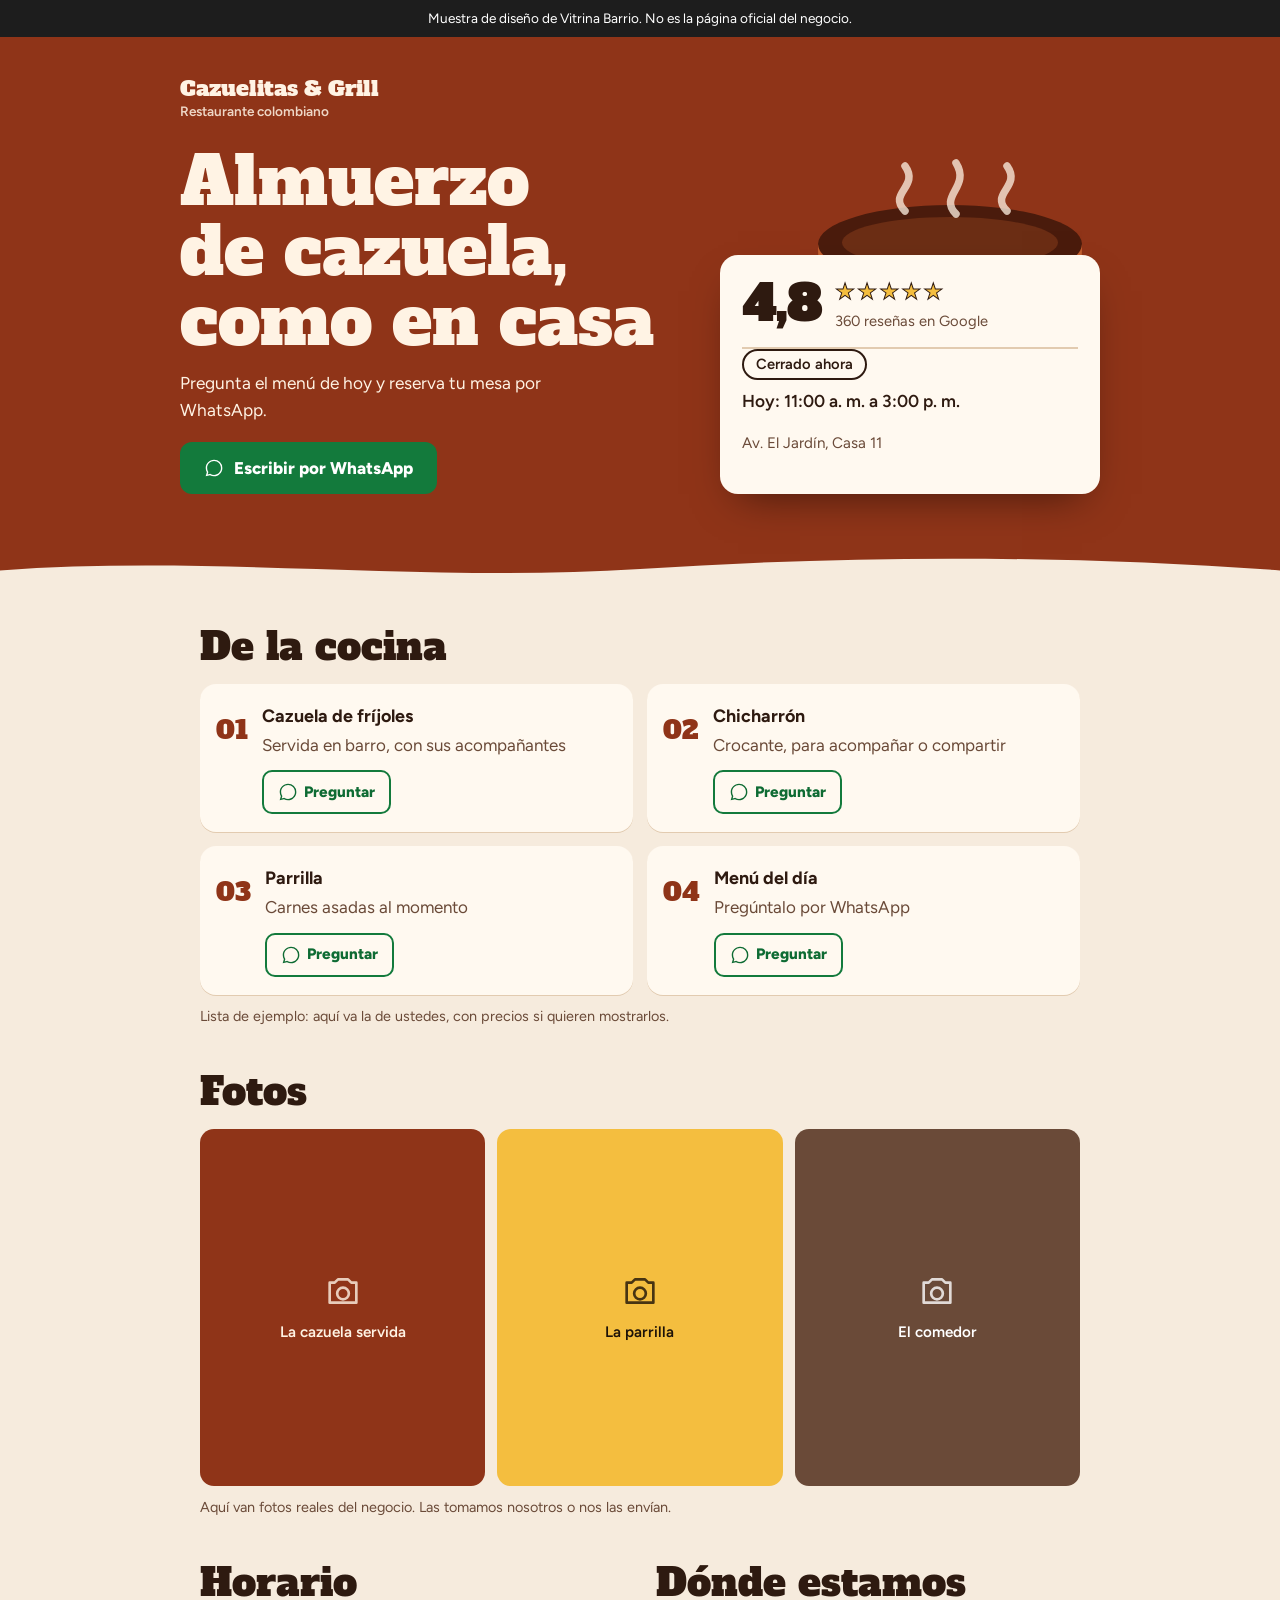
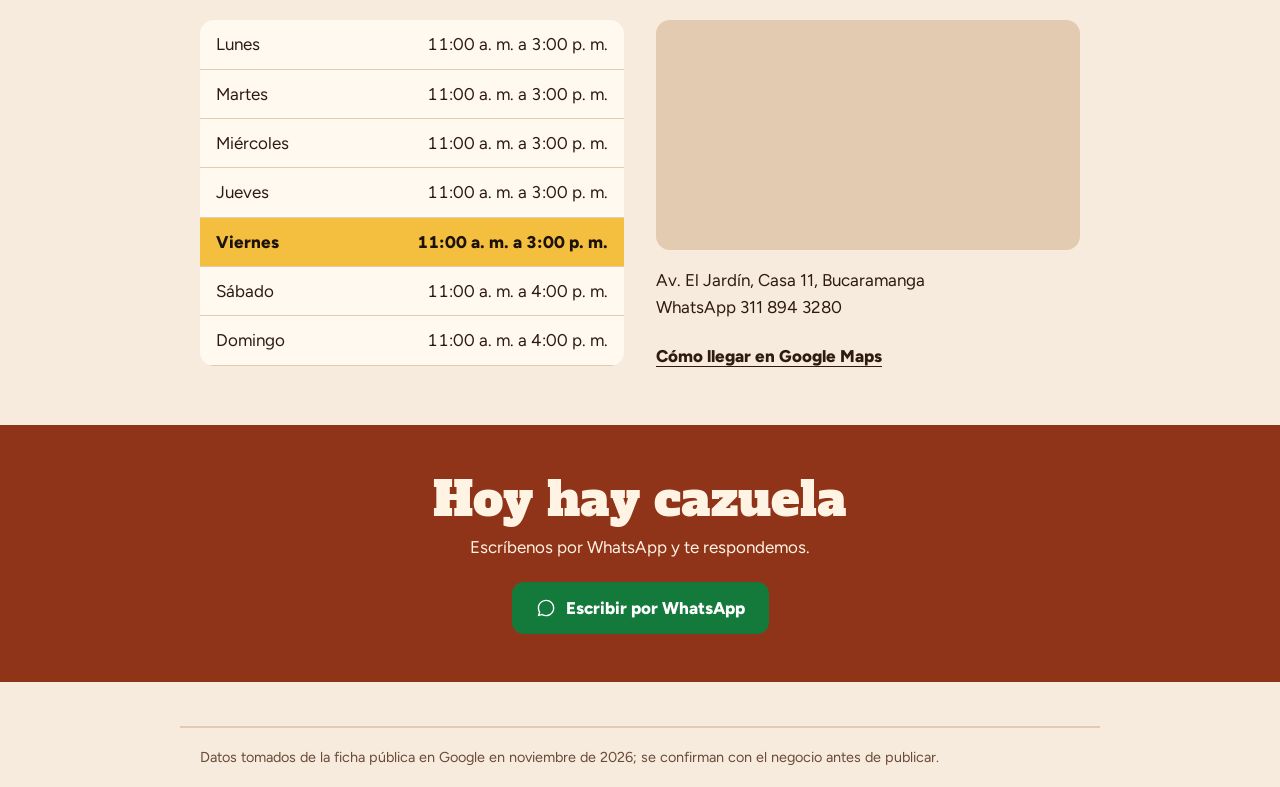
<file: muestras/cazuelitas.html>
<!DOCTYPE html>
<html lang="es-CO">
<head>
<meta charset="utf-8">
<meta name="viewport" content="width=device-width, initial-scale=1">
<meta name="robots" content="noindex">
<title>Muestra · Cazuelitas & Grill</title>
<link rel="preconnect" href="https://fonts.gstatic.com" crossorigin>
<link href="https://fonts.googleapis.com/css2?family=Alfa+Slab+One&family=Figtree:wght@400;600;800&display=swap" rel="stylesheet">
<style>
*{box-sizing:border-box}
html{scroll-behavior:smooth}
body{margin:0;font:400 17px/1.55 "Figtree",system-ui,sans-serif;background:#F6EBDD;color:#2E1A10;padding-bottom:96px;overflow-x:clip}
a{color:inherit}
:focus-visible{outline:3px solid #F4BE3F;outline-offset:3px}
.aviso{background:#1d1d1d;color:#fff;font-size:.85rem;text-align:center;padding:8px 16px}
.hero{background:#8F3418;color:#FFF3E4;position:relative;overflow:hidden;padding:28px 20px 40px}
.wrap{max-width:920px;margin:0 auto;position:relative}
.marca{font-family:"Alfa Slab One",serif;font-size:1.35rem;line-height:1.1}
.marca small{display:block;font:600 .85rem "Figtree",sans-serif;opacity:.85;margin-top:2px}
h1{font-family:"Alfa Slab One",serif;font-weight:900;font-weight:400;font-size:clamp(2.2rem,8.5vw,4.2rem);line-height:1.04;margin:28px 0 14px;max-width:13ch;text-wrap:balance}
.hero p{max-width:34ch;margin:0 0 18px;font-size:1.08rem}
.datos{display:flex;flex-wrap:wrap;gap:10px 18px;align-items:center;margin:0 0 22px;font-weight:600}
.estrella{color:#F4BE3F}
.estado{border:2px solid #F4BE3F;border-radius:99px;padding:2px 12px;font-size:.92rem}
.btn{display:inline-flex;align-items:center;justify-content:center;min-height:52px;padding:12px 24px;border-radius:12px;background:#137A3C;color:#fff;font-weight:800;text-decoration:none}
main{max-width:920px;margin:0 auto;padding:0 20px}
section{padding-top:44px}
h2{font-family:"Alfa Slab One",serif;font-weight:400;font-size:clamp(1.7rem,5vw,2.4rem);line-height:1.1;margin:0 0 16px}
.lista{list-style:none;margin:0;padding:0;border-top:2px solid #E2CBB0}
.lista li{display:flex;flex-wrap:wrap;justify-content:space-between;gap:2px 20px;padding:15px 0;border-bottom:2px solid #E2CBB0}
.lista b{font-size:1.12rem}
.lista span{color:#6A4A38}
.nota{font-size:.9rem;color:#6A4A38;margin:10px 0 0}
.hero{padding-bottom:64px}
.hero-grid{display:grid;gap:28px;position:relative;align-items:end}
.borde{position:absolute;left:0;right:0;bottom:-1px;width:100%;height:28px;fill:#F6EBDD}
.ficha{background:#FFF9F0;color:#2E1A10;border-radius:18px;padding:20px 22px;box-shadow:0 18px 40px -18px rgba(0,0,0,.55);max-width:380px}
.ficha-top{display:flex;align-items:center;gap:14px;padding-bottom:14px;border-bottom:2px solid #E2CBB0}
.ficha-top b{font-family:"Alfa Slab One",serif;font-size:3rem;line-height:1}
.ficha-top div{display:grid;font-size:.92rem;color:#6A4A38}
.ficha-row{display:flex;flex-wrap:wrap;gap:8px 12px;align-items:center;margin:14px 0 0;font-weight:600}
.ficha-row.dir{font-weight:400;color:#6A4A38;font-size:.95rem}
.ficha .estado{border-color:#2E1A10}
.lista{border-top:0;display:grid;gap:14px}
.lista li{background:#FFF9F0;border:0;border-radius:16px;padding:18px 18px 18px 16px;display:grid;grid-template-columns:auto 1fr;gap:4px 14px;align-items:start;box-shadow:0 1px 0 #E2CBB0}
.lista .num{font-style:normal;font-family:"Alfa Slab One",serif;font-size:1.6rem;line-height:1;color:#8F3418}
.lista li div{gap:2px}
.lista .pide{grid-column:2;justify-self:start;margin-top:8px}
.cierre{background:#8F3418;color:#FFF3E4;margin-top:56px;padding:48px 20px;text-align:center}
.cierre h2{font-size:clamp(2rem,6vw,3rem);margin:0 0 8px}
.cierre p{margin:0 0 22px}
footer{margin-top:0;border-top:0}
@media (min-width:760px){.foto{aspect-ratio:5/4}.hero{padding:40px 20px 88px}.hero-grid{grid-template-columns:1.3fr 1fr}.lista{grid-template-columns:1fr 1fr}.ficha{justify-self:end;position:relative;z-index:1}}
.sr{position:absolute;width:1px;height:1px;overflow:hidden;clip:rect(0 0 0 0)}
.lista li{align-items:center}
.lista li div{display:grid;gap:2px}
.pide{display:inline-flex;align-items:center;gap:6px;min-height:44px;padding:8px 14px;border-radius:10px;border:2px solid #137A3C;color:#0E6B33;font-weight:800;text-decoration:none;font-size:.95rem}
.pide svg,.btn svg{width:20px;height:20px;flex:none}
.btn{gap:10px}
.fotos{display:grid;grid-template-columns:repeat(3,1fr);gap:12px}
.foto{margin:0;aspect-ratio:4/5;border-radius:14px;display:grid;place-content:center;justify-items:center;gap:10px;padding:14px 10px;text-align:center;font-weight:600;font-size:.95rem;background:#8F3418;color:#FFF3E4}
.foto.f1{background:#F4BE3F;color:#1d1208}
.foto.f2{background:#6A4A38;color:#fff}
.foto svg{width:40px;height:40px;opacity:.8}
.resenas{display:flex;flex-wrap:wrap;align-items:center;justify-content:space-between;gap:16px;margin-top:44px;padding:24px;border-radius:16px;background:#FFF9F0}
.nota-g{display:flex;align-items:center;gap:16px}
.nota-g b{font-family:"Alfa Slab One",serif;font-size:3.6rem;line-height:1}
.nota-g div{display:grid}
.estrellas{color:#F4BE3F;font-size:1.4rem;letter-spacing:2px;-webkit-text-stroke:1px #2E1A10}
.dos{display:grid;gap:0 32px}
.map{width:100%;height:230px;border:0;border-radius:14px;background:#E2CBB0;display:block;margin-bottom:12px}
@media (min-width:760px){.dos{grid-template-columns:1fr 1fr}.barra{display:none}body{padding-bottom:0}}
table{width:100%;border-collapse:collapse;background:#FFF9F0;border-radius:14px;overflow:hidden}
td{padding:11px 16px;border-bottom:1px solid #E2CBB0;text-transform:capitalize}
td+td{text-align:right;text-transform:none;font-variant-numeric:tabular-nums}
tr.hoy td{background:#F4BE3F;color:#1d1208;font-weight:800}
.mapa{display:inline-block;margin-top:6px;font-weight:800;text-underline-offset:4px}
footer{max-width:920px;margin:44px auto 0;padding:18px 20px;border-top:2px solid #E2CBB0;font-size:.9rem;color:#6A4A38}
.barra{position:fixed;left:0;right:0;bottom:0;padding:12px 16px calc(12px + env(safe-area-inset-bottom));background:#FFF9F0;box-shadow:0 -6px 18px -10px rgba(0,0,0,.4);z-index:5}
.barra .btn{display:flex;max-width:520px;margin:0 auto}
.arco{position:absolute;right:-40px;top:0;width:180px;height:230px;border:3px solid #F4BE3F;border-radius:999px 999px 0 0;padding:14px;opacity:.55}
.arco div{height:100%;border:3px solid #F4BE3F;border-radius:999px 999px 0 0}
.poste{position:absolute;right:0;top:-28px;bottom:-40px;width:26px;background:repeating-linear-gradient(135deg,#B8322A 0 18px,#F3F1E6 18px 36px,#2B5C8A 36px 54px,#F3F1E6 54px 72px)}
.olla{position:absolute;right:-36px;top:-8px;width:170px}
@media (max-width:700px){.poste{width:12px;right:-20px}.arco{opacity:.35;right:-80px}.fotos{grid-template-columns:1fr 1fr}.foto:last-child{grid-column:1/-1;aspect-ratio:16/10;border-radius:14px}}
@media (min-width:701px){.olla{width:300px;right:0;top:80px}.arco{width:300px;height:400px;right:0;top:20px;opacity:.8}}
</style>
</head>
<body>
<div class="aviso">Muestra de diseño de Vitrina Barrio. No es la página oficial del negocio.</div>
<header class="hero">
  <div class="wrap">
    <svg class="olla" viewBox="0 0 200 170" aria-hidden="true"><ellipse cx="100" cy="58" rx="88" ry="26" fill="#4A1B0C"/><path d="M12 58c0 62 36 98 88 98s88-36 88-98c0 15-39 27-88 27S12 73 12 58z" fill="#C2602F"/><ellipse cx="100" cy="57" rx="72" ry="17" fill="#6B2D14"/><path d="M70 36c-12-12 10-16 0-30M104 38c-12-12 10-18 0-34M138 36c-12-12 10-16 0-30" fill="none" stroke="#FFF3E4" stroke-width="5" stroke-linecap="round" opacity=".75"/></svg>
    <div class="hero-grid">
      <div>
        <div class="marca">Cazuelitas & Grill<small>Restaurante colombiano</small></div>
        <h1>Almuerzo de cazuela, como en casa</h1>
        <p>Pregunta el menú de hoy y reserva tu mesa por WhatsApp.</p>
        <a class="btn" href="https://wa.me/573118943280?text=Hola%2C%20quiero%20saber%20el%20men%C3%BA%20de%20hoy" target="_blank" rel="noopener"><svg viewBox="0 0 24 24" aria-hidden="true"><path fill="currentColor" d="M19.05 4.91A9.82 9.82 0 0 0 12.04 2C6.55 2 2.07 6.48 2.07 12c0 1.76.46 3.48 1.34 5L2 22l5.16-1.35a9.94 9.94 0 0 0 4.88 1.24h.01c5.49 0 9.97-4.48 9.97-9.97a9.9 9.9 0 0 0-2.97-7.01zm-7.01 15.36a8.27 8.27 0 0 1-4.21-1.15l-.3-.18-3.14.82.84-3.06-.2-.32a8.26 8.26 0 0 1-1.27-4.41c0-4.57 3.72-8.29 8.3-8.29 4.57 0 8.29 3.72 8.29 8.29 0 4.57-3.73 8.3-8.3 8.3z"/></svg>Escribir por WhatsApp</a>
      </div>
      <aside class="ficha" aria-label="Datos del negocio">
        <div class="ficha-top"><b>4,8</b><div><span class="estrellas" aria-hidden="true">★★★★★</span><span>360 reseñas en Google</span></div></div>
        <p class="ficha-row"><span class="estado" id="estado">Consulta el horario</span><span id="hoy"></span></p>
        <p class="ficha-row dir">Av. El Jardín, Casa 11</p>
      </aside>
    </div>
  </div>
  <svg class="borde" viewBox="0 0 1200 40" preserveAspectRatio="none" aria-hidden="true"><path d="M0 40V22C200 0 400 40 600 20S1000 0 1200 22V40z"/></svg>
</header>
<main>
  <section aria-labelledby="s"><h2 id="s">De la cocina</h2>
    <ul class="lista"><li><em class="num">01</em><div><b>Cazuela de fríjoles</b><span>Servida en barro, con sus acompañantes</span></div><a class="pide" href="https://wa.me/573118943280?text=Hola%2C%20quiero%20saber%20el%20men%C3%BA%20de%20hoy%3A%20Cazuela%20de%20fr%C3%ADjoles" target="_blank" rel="noopener" aria-label="Preguntar por Cazuela de fríjoles en WhatsApp"><svg viewBox="0 0 24 24" aria-hidden="true"><path fill="currentColor" d="M19.05 4.91A9.82 9.82 0 0 0 12.04 2C6.55 2 2.07 6.48 2.07 12c0 1.76.46 3.48 1.34 5L2 22l5.16-1.35a9.94 9.94 0 0 0 4.88 1.24h.01c5.49 0 9.97-4.48 9.97-9.97a9.9 9.9 0 0 0-2.97-7.01zm-7.01 15.36a8.27 8.27 0 0 1-4.21-1.15l-.3-.18-3.14.82.84-3.06-.2-.32a8.26 8.26 0 0 1-1.27-4.41c0-4.57 3.72-8.29 8.3-8.29 4.57 0 8.29 3.72 8.29 8.29 0 4.57-3.73 8.3-8.3 8.3z"/></svg>Preguntar</a></li><li><em class="num">02</em><div><b>Chicharrón</b><span>Crocante, para acompañar o compartir</span></div><a class="pide" href="https://wa.me/573118943280?text=Hola%2C%20quiero%20saber%20el%20men%C3%BA%20de%20hoy%3A%20Chicharr%C3%B3n" target="_blank" rel="noopener" aria-label="Preguntar por Chicharrón en WhatsApp"><svg viewBox="0 0 24 24" aria-hidden="true"><path fill="currentColor" d="M19.05 4.91A9.82 9.82 0 0 0 12.04 2C6.55 2 2.07 6.48 2.07 12c0 1.76.46 3.48 1.34 5L2 22l5.16-1.35a9.94 9.94 0 0 0 4.88 1.24h.01c5.49 0 9.97-4.48 9.97-9.97a9.9 9.9 0 0 0-2.97-7.01zm-7.01 15.36a8.27 8.27 0 0 1-4.21-1.15l-.3-.18-3.14.82.84-3.06-.2-.32a8.26 8.26 0 0 1-1.27-4.41c0-4.57 3.72-8.29 8.3-8.29 4.57 0 8.29 3.72 8.29 8.29 0 4.57-3.73 8.3-8.3 8.3z"/></svg>Preguntar</a></li><li><em class="num">03</em><div><b>Parrilla</b><span>Carnes asadas al momento</span></div><a class="pide" href="https://wa.me/573118943280?text=Hola%2C%20quiero%20saber%20el%20men%C3%BA%20de%20hoy%3A%20Parrilla" target="_blank" rel="noopener" aria-label="Preguntar por Parrilla en WhatsApp"><svg viewBox="0 0 24 24" aria-hidden="true"><path fill="currentColor" d="M19.05 4.91A9.82 9.82 0 0 0 12.04 2C6.55 2 2.07 6.48 2.07 12c0 1.76.46 3.48 1.34 5L2 22l5.16-1.35a9.94 9.94 0 0 0 4.88 1.24h.01c5.49 0 9.97-4.48 9.97-9.97a9.9 9.9 0 0 0-2.97-7.01zm-7.01 15.36a8.27 8.27 0 0 1-4.21-1.15l-.3-.18-3.14.82.84-3.06-.2-.32a8.26 8.26 0 0 1-1.27-4.41c0-4.57 3.72-8.29 8.3-8.29 4.57 0 8.29 3.72 8.29 8.29 0 4.57-3.73 8.3-8.3 8.3z"/></svg>Preguntar</a></li><li><em class="num">04</em><div><b>Menú del día</b><span>Pregúntalo por WhatsApp</span></div><a class="pide" href="https://wa.me/573118943280?text=Hola%2C%20quiero%20saber%20el%20men%C3%BA%20de%20hoy%3A%20Men%C3%BA%20del%20d%C3%ADa" target="_blank" rel="noopener" aria-label="Preguntar por Menú del día en WhatsApp"><svg viewBox="0 0 24 24" aria-hidden="true"><path fill="currentColor" d="M19.05 4.91A9.82 9.82 0 0 0 12.04 2C6.55 2 2.07 6.48 2.07 12c0 1.76.46 3.48 1.34 5L2 22l5.16-1.35a9.94 9.94 0 0 0 4.88 1.24h.01c5.49 0 9.97-4.48 9.97-9.97a9.9 9.9 0 0 0-2.97-7.01zm-7.01 15.36a8.27 8.27 0 0 1-4.21-1.15l-.3-.18-3.14.82.84-3.06-.2-.32a8.26 8.26 0 0 1-1.27-4.41c0-4.57 3.72-8.29 8.3-8.29 4.57 0 8.29 3.72 8.29 8.29 0 4.57-3.73 8.3-8.3 8.3z"/></svg>Preguntar</a></li></ul>
    <p class="nota">Lista de ejemplo: aquí va la de ustedes, con precios si quieren mostrarlos.</p>
  </section>
  <section aria-labelledby="f"><h2 id="f">Fotos</h2>
    <div class="fotos"><figure class="foto f0"><svg viewBox="0 0 24 24" aria-hidden="true"><path d="M4 7h3l2-2h6l2 2h3v12H4z M12 10a3.5 3.5 0 1 0 0 7a3.5 3.5 0 1 0 0-7z" fill="none" stroke="currentColor" stroke-width="1.6" stroke-linejoin="round"/></svg><figcaption>La cazuela servida</figcaption></figure><figure class="foto f1"><svg viewBox="0 0 24 24" aria-hidden="true"><path d="M4 7h3l2-2h6l2 2h3v12H4z M12 10a3.5 3.5 0 1 0 0 7a3.5 3.5 0 1 0 0-7z" fill="none" stroke="currentColor" stroke-width="1.6" stroke-linejoin="round"/></svg><figcaption>La parrilla</figcaption></figure><figure class="foto f2"><svg viewBox="0 0 24 24" aria-hidden="true"><path d="M4 7h3l2-2h6l2 2h3v12H4z M12 10a3.5 3.5 0 1 0 0 7a3.5 3.5 0 1 0 0-7z" fill="none" stroke="currentColor" stroke-width="1.6" stroke-linejoin="round"/></svg><figcaption>El comedor</figcaption></figure></div>
    <p class="nota">Aquí van fotos reales del negocio. Las tomamos nosotros o nos las envían.</p>
  </section>
  <div class="dos">
  <section aria-labelledby="h"><h2 id="h">Horario</h2>
    <table><tr data-d="1"><td>lunes</td><td>11:00 a. m. a 3:00 p. m.</td></tr><tr data-d="2"><td>martes</td><td>11:00 a. m. a 3:00 p. m.</td></tr><tr data-d="3"><td>miércoles</td><td>11:00 a. m. a 3:00 p. m.</td></tr><tr data-d="4"><td>jueves</td><td>11:00 a. m. a 3:00 p. m.</td></tr><tr data-d="5"><td>viernes</td><td>11:00 a. m. a 3:00 p. m.</td></tr><tr data-d="6"><td>sábado</td><td>11:00 a. m. a 4:00 p. m.</td></tr><tr data-d="0"><td>domingo</td><td>11:00 a. m. a 4:00 p. m.</td></tr></table>
  </section>
  <section aria-labelledby="d"><h2 id="d">Dónde estamos</h2>
    <iframe class="map" title="Mapa de Cazuelitas & Grill" loading="lazy" referrerpolicy="no-referrer-when-downgrade" src="https://maps.google.com/maps?q=Cazuelitas%20%26%20Grill%2C%20Av.%20El%20Jard%C3%ADn%2C%20Casa%2011%2C%20Bucaramanga&z=16&output=embed"></iframe>
    <p>Av. El Jardín, Casa 11, Bucaramanga<br>WhatsApp 311 894 3280</p>
    <a class="mapa" href="https://www.google.com/maps/search/?api=1&query=Cazuelitas%20%26%20Grill%20Av.%20El%20Jard%C3%ADn%2C%20Casa%2011%2C%20Bucaramanga" target="_blank" rel="noopener">Cómo llegar en Google Maps</a>
  </section>
  </div>
</main>
<section class="cierre"><div class="wrap"><h2>Hoy hay cazuela</h2><p>Escríbenos por WhatsApp y te respondemos.</p><a class="btn" href="https://wa.me/573118943280?text=Hola%2C%20quiero%20saber%20el%20men%C3%BA%20de%20hoy" target="_blank" rel="noopener"><svg viewBox="0 0 24 24" aria-hidden="true"><path fill="currentColor" d="M19.05 4.91A9.82 9.82 0 0 0 12.04 2C6.55 2 2.07 6.48 2.07 12c0 1.76.46 3.48 1.34 5L2 22l5.16-1.35a9.94 9.94 0 0 0 4.88 1.24h.01c5.49 0 9.97-4.48 9.97-9.97a9.9 9.9 0 0 0-2.97-7.01zm-7.01 15.36a8.27 8.27 0 0 1-4.21-1.15l-.3-.18-3.14.82.84-3.06-.2-.32a8.26 8.26 0 0 1-1.27-4.41c0-4.57 3.72-8.29 8.3-8.29 4.57 0 8.29 3.72 8.29 8.29 0 4.57-3.73 8.3-8.3 8.3z"/></svg>Escribir por WhatsApp</a></div></section>
<footer>Datos tomados de la ficha pública en Google en noviembre de 2026; se confirman con el negocio antes de publicar.</footer>
<div class="barra"><a class="btn" href="https://wa.me/573118943280?text=Hola%2C%20quiero%20saber%20el%20men%C3%BA%20de%20hoy" target="_blank" rel="noopener"><svg viewBox="0 0 24 24" aria-hidden="true"><path fill="currentColor" d="M19.05 4.91A9.82 9.82 0 0 0 12.04 2C6.55 2 2.07 6.48 2.07 12c0 1.76.46 3.48 1.34 5L2 22l5.16-1.35a9.94 9.94 0 0 0 4.88 1.24h.01c5.49 0 9.97-4.48 9.97-9.97a9.9 9.9 0 0 0-2.97-7.01zm-7.01 15.36a8.27 8.27 0 0 1-4.21-1.15l-.3-.18-3.14.82.84-3.06-.2-.32a8.26 8.26 0 0 1-1.27-4.41c0-4.57 3.72-8.29 8.3-8.29 4.57 0 8.29 3.72 8.29 8.29 0 4.57-3.73 8.3-8.3 8.3z"/></svg>Escribir por WhatsApp</a></div>
<script>
(function(){
  var H=[[11,16],[11,15],[11,15],[11,15],[11,15],[11,15],[11,16]], now=new Date(Date.now()-5*36e5), d=now.getUTCDay(), h=now.getUTCHours()+now.getUTCMinutes()/60, t=H[d];
  document.getElementById('estado').textContent = t && h>=t[0] && h<t[1] ? 'Abierto ahora' : 'Cerrado ahora';
  var HT=["11:00 a. m. a 4:00 p. m.","11:00 a. m. a 3:00 p. m.","11:00 a. m. a 3:00 p. m.","11:00 a. m. a 3:00 p. m.","11:00 a. m. a 3:00 p. m.","11:00 a. m. a 3:00 p. m.","11:00 a. m. a 4:00 p. m."]; document.getElementById('hoy').textContent='Hoy: '+HT[d]; var row=document.querySelector('tr[data-d="'+d+'"]'); if(row) row.className='hoy';
})();
</script>
</body>
</html>
</file>
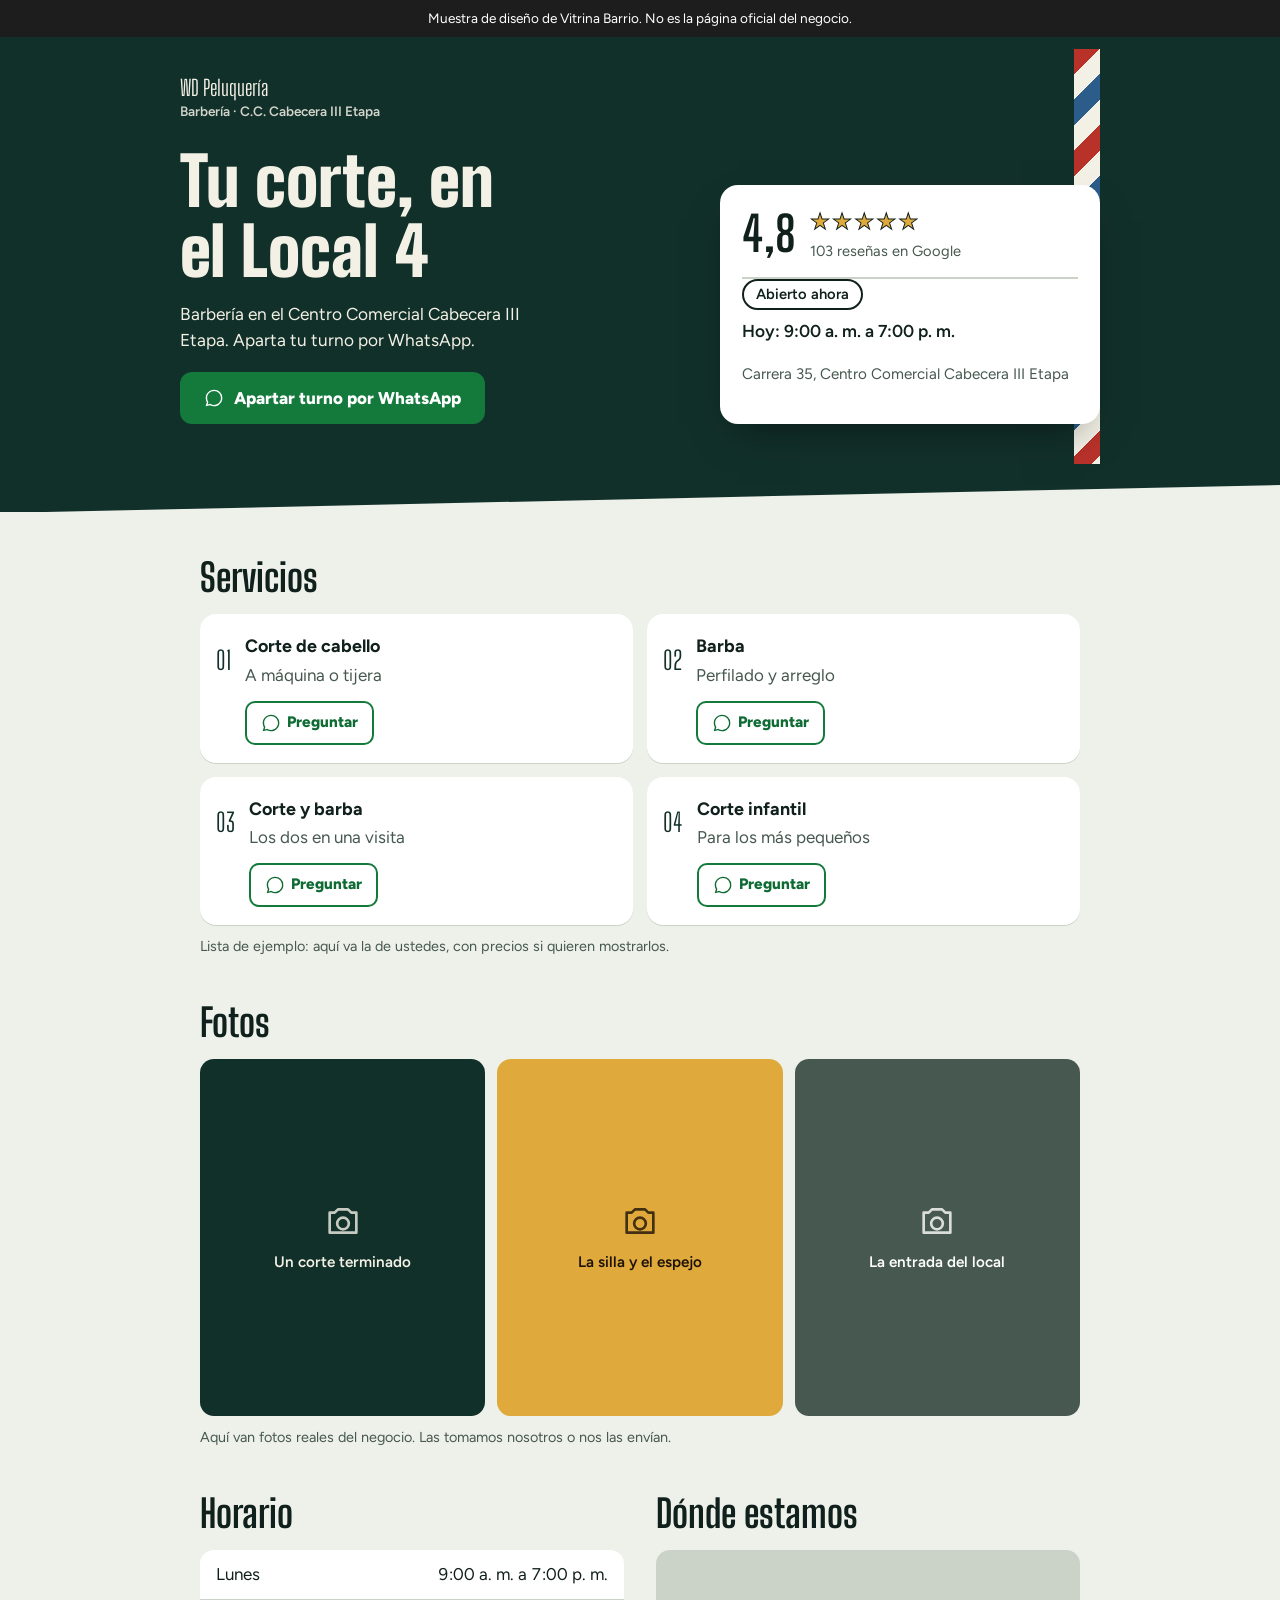
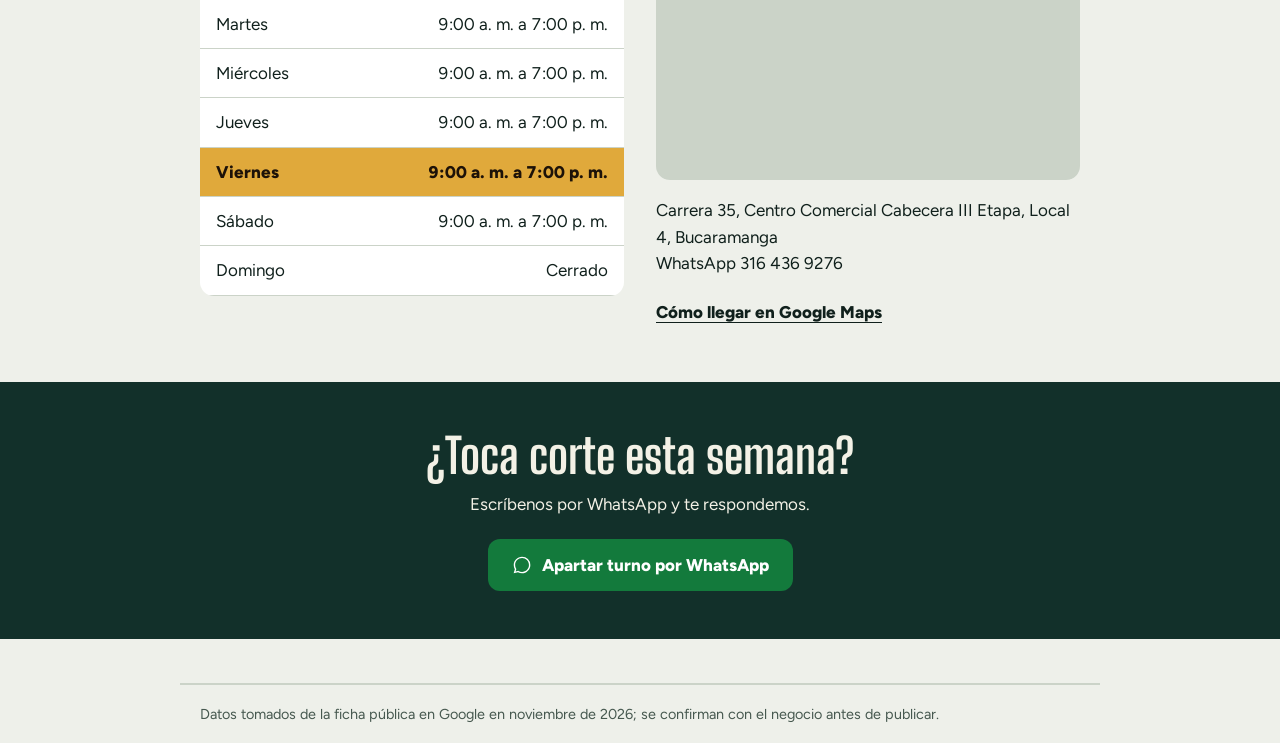
<file: muestras/wd-peluqueria.html>
<!DOCTYPE html>
<html lang="es-CO">
<head>
<meta charset="utf-8">
<meta name="viewport" content="width=device-width, initial-scale=1">
<meta name="robots" content="noindex">
<title>Muestra · WD Peluquería</title>
<link rel="preconnect" href="https://fonts.gstatic.com" crossorigin>
<link href="https://fonts.googleapis.com/css2?family=Big+Shoulders+Display:wght@700;900&family=Figtree:wght@400;600;800&display=swap" rel="stylesheet">
<style>
*{box-sizing:border-box}
html{scroll-behavior:smooth}
body{margin:0;font:400 17px/1.55 "Figtree",system-ui,sans-serif;background:#EEF0EA;color:#10201C;padding-bottom:96px;overflow-x:clip}
a{color:inherit}
:focus-visible{outline:3px solid #E0A93B;outline-offset:3px}
.aviso{background:#1d1d1d;color:#fff;font-size:.85rem;text-align:center;padding:8px 16px}
.hero{background:#12302A;color:#F3F1E6;position:relative;overflow:hidden;padding:28px 20px 40px}
.wrap{max-width:920px;margin:0 auto;position:relative}
.marca{font-family:"Big Shoulders Display",sans-serif;font-size:1.35rem;line-height:1.1}
.marca small{display:block;font:600 .85rem "Figtree",sans-serif;opacity:.85;margin-top:2px}
h1{font-family:"Big Shoulders Display",sans-serif;font-weight:900;font-size:clamp(2.2rem,8.5vw,4.2rem);line-height:1.04;margin:28px 0 14px;max-width:13ch;text-wrap:balance}
.hero p{max-width:34ch;margin:0 0 18px;font-size:1.08rem}
.datos{display:flex;flex-wrap:wrap;gap:10px 18px;align-items:center;margin:0 0 22px;font-weight:600}
.estrella{color:#E0A93B}
.estado{border:2px solid #E0A93B;border-radius:99px;padding:2px 12px;font-size:.92rem}
.btn{display:inline-flex;align-items:center;justify-content:center;min-height:52px;padding:12px 24px;border-radius:12px;background:#137A3C;color:#fff;font-weight:800;text-decoration:none}
main{max-width:920px;margin:0 auto;padding:0 20px}
section{padding-top:44px}
h2{font-family:"Big Shoulders Display",sans-serif;font-size:clamp(1.7rem,5vw,2.4rem);line-height:1.1;margin:0 0 16px}
.lista{list-style:none;margin:0;padding:0;border-top:2px solid #CBD3C8}
.lista li{display:flex;flex-wrap:wrap;justify-content:space-between;gap:2px 20px;padding:15px 0;border-bottom:2px solid #CBD3C8}
.lista b{font-size:1.12rem}
.lista span{color:#46584F}
.nota{font-size:.9rem;color:#46584F;margin:10px 0 0}
.hero{padding-bottom:64px}
.hero-grid{display:grid;gap:28px;position:relative;align-items:end}
.borde{position:absolute;left:0;right:0;bottom:-1px;width:100%;height:28px;fill:#EEF0EA}
.ficha{background:#FFFFFF;color:#10201C;border-radius:18px;padding:20px 22px;box-shadow:0 18px 40px -18px rgba(0,0,0,.55);max-width:380px}
.ficha-top{display:flex;align-items:center;gap:14px;padding-bottom:14px;border-bottom:2px solid #CBD3C8}
.ficha-top b{font-family:"Big Shoulders Display",sans-serif;font-size:3rem;line-height:1}
.ficha-top div{display:grid;font-size:.92rem;color:#46584F}
.ficha-row{display:flex;flex-wrap:wrap;gap:8px 12px;align-items:center;margin:14px 0 0;font-weight:600}
.ficha-row.dir{font-weight:400;color:#46584F;font-size:.95rem}
.ficha .estado{border-color:#10201C}
.lista{border-top:0;display:grid;gap:14px}
.lista li{background:#FFFFFF;border:0;border-radius:16px;padding:18px 18px 18px 16px;display:grid;grid-template-columns:auto 1fr;gap:4px 14px;align-items:start;box-shadow:0 1px 0 #CBD3C8}
.lista .num{font-style:normal;font-family:"Big Shoulders Display",sans-serif;font-size:1.6rem;line-height:1;color:#12302A}
.lista li div{gap:2px}
.lista .pide{grid-column:2;justify-self:start;margin-top:8px}
.cierre{background:#12302A;color:#F3F1E6;margin-top:56px;padding:48px 20px;text-align:center}
.cierre h2{font-size:clamp(2rem,6vw,3rem);margin:0 0 8px}
.cierre p{margin:0 0 22px}
footer{margin-top:0;border-top:0}
@media (min-width:760px){.foto{aspect-ratio:5/4}.hero{padding:40px 20px 88px}.hero-grid{grid-template-columns:1.3fr 1fr}.lista{grid-template-columns:1fr 1fr}.ficha{justify-self:end;position:relative;z-index:1}}
.sr{position:absolute;width:1px;height:1px;overflow:hidden;clip:rect(0 0 0 0)}
.lista li{align-items:center}
.lista li div{display:grid;gap:2px}
.pide{display:inline-flex;align-items:center;gap:6px;min-height:44px;padding:8px 14px;border-radius:10px;border:2px solid #137A3C;color:#0E6B33;font-weight:800;text-decoration:none;font-size:.95rem}
.pide svg,.btn svg{width:20px;height:20px;flex:none}
.btn{gap:10px}
.fotos{display:grid;grid-template-columns:repeat(3,1fr);gap:12px}
.foto{margin:0;aspect-ratio:4/5;border-radius:14px;display:grid;place-content:center;justify-items:center;gap:10px;padding:14px 10px;text-align:center;font-weight:600;font-size:.95rem;background:#12302A;color:#F3F1E6}
.foto.f1{background:#E0A93B;color:#1d1208}
.foto.f2{background:#46584F;color:#fff}
.foto svg{width:40px;height:40px;opacity:.8}
.resenas{display:flex;flex-wrap:wrap;align-items:center;justify-content:space-between;gap:16px;margin-top:44px;padding:24px;border-radius:16px;background:#FFFFFF}
.nota-g{display:flex;align-items:center;gap:16px}
.nota-g b{font-family:"Big Shoulders Display",sans-serif;font-size:3.6rem;line-height:1}
.nota-g div{display:grid}
.estrellas{color:#E0A93B;font-size:1.4rem;letter-spacing:2px;-webkit-text-stroke:1px #10201C}
.dos{display:grid;gap:0 32px}
.map{width:100%;height:230px;border:0;border-radius:14px;background:#CBD3C8;display:block;margin-bottom:12px}
@media (min-width:760px){.dos{grid-template-columns:1fr 1fr}.barra{display:none}body{padding-bottom:0}}
table{width:100%;border-collapse:collapse;background:#FFFFFF;border-radius:14px;overflow:hidden}
td{padding:11px 16px;border-bottom:1px solid #CBD3C8;text-transform:capitalize}
td+td{text-align:right;text-transform:none;font-variant-numeric:tabular-nums}
tr.hoy td{background:#E0A93B;color:#1d1208;font-weight:800}
.mapa{display:inline-block;margin-top:6px;font-weight:800;text-underline-offset:4px}
footer{max-width:920px;margin:44px auto 0;padding:18px 20px;border-top:2px solid #CBD3C8;font-size:.9rem;color:#46584F}
.barra{position:fixed;left:0;right:0;bottom:0;padding:12px 16px calc(12px + env(safe-area-inset-bottom));background:#FFFFFF;box-shadow:0 -6px 18px -10px rgba(0,0,0,.4);z-index:5}
.barra .btn{display:flex;max-width:520px;margin:0 auto}
.arco{position:absolute;right:-40px;top:0;width:180px;height:230px;border:3px solid #E0A93B;border-radius:999px 999px 0 0;padding:14px;opacity:.55}
.arco div{height:100%;border:3px solid #E0A93B;border-radius:999px 999px 0 0}
.poste{position:absolute;right:0;top:-28px;bottom:-40px;width:26px;background:repeating-linear-gradient(135deg,#B8322A 0 18px,#F3F1E6 18px 36px,#2B5C8A 36px 54px,#F3F1E6 54px 72px)}
.olla{position:absolute;right:-36px;top:-8px;width:170px}
@media (max-width:700px){.poste{width:12px;right:-20px}.arco{opacity:.35;right:-80px}.fotos{grid-template-columns:1fr 1fr}.foto:last-child{grid-column:1/-1;aspect-ratio:16/10;border-radius:14px}}
@media (min-width:701px){.olla{width:300px;right:0;top:80px}.arco{width:300px;height:400px;right:0;top:20px;opacity:.8}}
</style>
</head>
<body>
<div class="aviso">Muestra de diseño de Vitrina Barrio. No es la página oficial del negocio.</div>
<header class="hero">
  <div class="wrap">
    <div class="poste" aria-hidden="true"></div>
    <div class="hero-grid">
      <div>
        <div class="marca">WD Peluquería<small>Barbería · C.C. Cabecera III Etapa</small></div>
        <h1>Tu corte, en el Local 4</h1>
        <p>Barbería en el Centro Comercial Cabecera III Etapa. Aparta tu turno por WhatsApp.</p>
        <a class="btn" href="https://wa.me/573164369276?text=Hola%2C%20quiero%20apartar%20un%20turno%20en%20WD%20Peluquer%C3%ADa" target="_blank" rel="noopener"><svg viewBox="0 0 24 24" aria-hidden="true"><path fill="currentColor" d="M19.05 4.91A9.82 9.82 0 0 0 12.04 2C6.55 2 2.07 6.48 2.07 12c0 1.76.46 3.48 1.34 5L2 22l5.16-1.35a9.94 9.94 0 0 0 4.88 1.24h.01c5.49 0 9.97-4.48 9.97-9.97a9.9 9.9 0 0 0-2.97-7.01zm-7.01 15.36a8.27 8.27 0 0 1-4.21-1.15l-.3-.18-3.14.82.84-3.06-.2-.32a8.26 8.26 0 0 1-1.27-4.41c0-4.57 3.72-8.29 8.3-8.29 4.57 0 8.29 3.72 8.29 8.29 0 4.57-3.73 8.3-8.3 8.3z"/></svg>Apartar turno por WhatsApp</a>
      </div>
      <aside class="ficha" aria-label="Datos del negocio">
        <div class="ficha-top"><b>4,8</b><div><span class="estrellas" aria-hidden="true">★★★★★</span><span>103 reseñas en Google</span></div></div>
        <p class="ficha-row"><span class="estado" id="estado">Consulta el horario</span><span id="hoy"></span></p>
        <p class="ficha-row dir">Carrera 35, Centro Comercial Cabecera III Etapa</p>
      </aside>
    </div>
  </div>
  <svg class="borde" viewBox="0 0 1200 40" preserveAspectRatio="none" aria-hidden="true"><path d="M0 40L1200 0V40z"/></svg>
</header>
<main>
  <section aria-labelledby="s"><h2 id="s">Servicios</h2>
    <ul class="lista"><li><em class="num">01</em><div><b>Corte de cabello</b><span>A máquina o tijera</span></div><a class="pide" href="https://wa.me/573164369276?text=Hola%2C%20quiero%20apartar%20un%20turno%20en%20WD%20Peluquer%C3%ADa%3A%20Corte%20de%20cabello" target="_blank" rel="noopener" aria-label="Preguntar por Corte de cabello en WhatsApp"><svg viewBox="0 0 24 24" aria-hidden="true"><path fill="currentColor" d="M19.05 4.91A9.82 9.82 0 0 0 12.04 2C6.55 2 2.07 6.48 2.07 12c0 1.76.46 3.48 1.34 5L2 22l5.16-1.35a9.94 9.94 0 0 0 4.88 1.24h.01c5.49 0 9.97-4.48 9.97-9.97a9.9 9.9 0 0 0-2.97-7.01zm-7.01 15.36a8.27 8.27 0 0 1-4.21-1.15l-.3-.18-3.14.82.84-3.06-.2-.32a8.26 8.26 0 0 1-1.27-4.41c0-4.57 3.72-8.29 8.3-8.29 4.57 0 8.29 3.72 8.29 8.29 0 4.57-3.73 8.3-8.3 8.3z"/></svg>Preguntar</a></li><li><em class="num">02</em><div><b>Barba</b><span>Perfilado y arreglo</span></div><a class="pide" href="https://wa.me/573164369276?text=Hola%2C%20quiero%20apartar%20un%20turno%20en%20WD%20Peluquer%C3%ADa%3A%20Barba" target="_blank" rel="noopener" aria-label="Preguntar por Barba en WhatsApp"><svg viewBox="0 0 24 24" aria-hidden="true"><path fill="currentColor" d="M19.05 4.91A9.82 9.82 0 0 0 12.04 2C6.55 2 2.07 6.48 2.07 12c0 1.76.46 3.48 1.34 5L2 22l5.16-1.35a9.94 9.94 0 0 0 4.88 1.24h.01c5.49 0 9.97-4.48 9.97-9.97a9.9 9.9 0 0 0-2.97-7.01zm-7.01 15.36a8.27 8.27 0 0 1-4.21-1.15l-.3-.18-3.14.82.84-3.06-.2-.32a8.26 8.26 0 0 1-1.27-4.41c0-4.57 3.72-8.29 8.3-8.29 4.57 0 8.29 3.72 8.29 8.29 0 4.57-3.73 8.3-8.3 8.3z"/></svg>Preguntar</a></li><li><em class="num">03</em><div><b>Corte y barba</b><span>Los dos en una visita</span></div><a class="pide" href="https://wa.me/573164369276?text=Hola%2C%20quiero%20apartar%20un%20turno%20en%20WD%20Peluquer%C3%ADa%3A%20Corte%20y%20barba" target="_blank" rel="noopener" aria-label="Preguntar por Corte y barba en WhatsApp"><svg viewBox="0 0 24 24" aria-hidden="true"><path fill="currentColor" d="M19.05 4.91A9.82 9.82 0 0 0 12.04 2C6.55 2 2.07 6.48 2.07 12c0 1.76.46 3.48 1.34 5L2 22l5.16-1.35a9.94 9.94 0 0 0 4.88 1.24h.01c5.49 0 9.97-4.48 9.97-9.97a9.9 9.9 0 0 0-2.97-7.01zm-7.01 15.36a8.27 8.27 0 0 1-4.21-1.15l-.3-.18-3.14.82.84-3.06-.2-.32a8.26 8.26 0 0 1-1.27-4.41c0-4.57 3.72-8.29 8.3-8.29 4.57 0 8.29 3.72 8.29 8.29 0 4.57-3.73 8.3-8.3 8.3z"/></svg>Preguntar</a></li><li><em class="num">04</em><div><b>Corte infantil</b><span>Para los más pequeños</span></div><a class="pide" href="https://wa.me/573164369276?text=Hola%2C%20quiero%20apartar%20un%20turno%20en%20WD%20Peluquer%C3%ADa%3A%20Corte%20infantil" target="_blank" rel="noopener" aria-label="Preguntar por Corte infantil en WhatsApp"><svg viewBox="0 0 24 24" aria-hidden="true"><path fill="currentColor" d="M19.05 4.91A9.82 9.82 0 0 0 12.04 2C6.55 2 2.07 6.48 2.07 12c0 1.76.46 3.48 1.34 5L2 22l5.16-1.35a9.94 9.94 0 0 0 4.88 1.24h.01c5.49 0 9.97-4.48 9.97-9.97a9.9 9.9 0 0 0-2.97-7.01zm-7.01 15.36a8.27 8.27 0 0 1-4.21-1.15l-.3-.18-3.14.82.84-3.06-.2-.32a8.26 8.26 0 0 1-1.27-4.41c0-4.57 3.72-8.29 8.3-8.29 4.57 0 8.29 3.72 8.29 8.29 0 4.57-3.73 8.3-8.3 8.3z"/></svg>Preguntar</a></li></ul>
    <p class="nota">Lista de ejemplo: aquí va la de ustedes, con precios si quieren mostrarlos.</p>
  </section>
  <section aria-labelledby="f"><h2 id="f">Fotos</h2>
    <div class="fotos"><figure class="foto f0"><svg viewBox="0 0 24 24" aria-hidden="true"><path d="M4 7h3l2-2h6l2 2h3v12H4z M12 10a3.5 3.5 0 1 0 0 7a3.5 3.5 0 1 0 0-7z" fill="none" stroke="currentColor" stroke-width="1.6" stroke-linejoin="round"/></svg><figcaption>Un corte terminado</figcaption></figure><figure class="foto f1"><svg viewBox="0 0 24 24" aria-hidden="true"><path d="M4 7h3l2-2h6l2 2h3v12H4z M12 10a3.5 3.5 0 1 0 0 7a3.5 3.5 0 1 0 0-7z" fill="none" stroke="currentColor" stroke-width="1.6" stroke-linejoin="round"/></svg><figcaption>La silla y el espejo</figcaption></figure><figure class="foto f2"><svg viewBox="0 0 24 24" aria-hidden="true"><path d="M4 7h3l2-2h6l2 2h3v12H4z M12 10a3.5 3.5 0 1 0 0 7a3.5 3.5 0 1 0 0-7z" fill="none" stroke="currentColor" stroke-width="1.6" stroke-linejoin="round"/></svg><figcaption>La entrada del local</figcaption></figure></div>
    <p class="nota">Aquí van fotos reales del negocio. Las tomamos nosotros o nos las envían.</p>
  </section>
  <div class="dos">
  <section aria-labelledby="h"><h2 id="h">Horario</h2>
    <table><tr data-d="1"><td>lunes</td><td>9:00 a. m. a 7:00 p. m.</td></tr><tr data-d="2"><td>martes</td><td>9:00 a. m. a 7:00 p. m.</td></tr><tr data-d="3"><td>miércoles</td><td>9:00 a. m. a 7:00 p. m.</td></tr><tr data-d="4"><td>jueves</td><td>9:00 a. m. a 7:00 p. m.</td></tr><tr data-d="5"><td>viernes</td><td>9:00 a. m. a 7:00 p. m.</td></tr><tr data-d="6"><td>sábado</td><td>9:00 a. m. a 7:00 p. m.</td></tr><tr data-d="0"><td>domingo</td><td>Cerrado</td></tr></table>
  </section>
  <section aria-labelledby="d"><h2 id="d">Dónde estamos</h2>
    <iframe class="map" title="Mapa de WD Peluquería" loading="lazy" referrerpolicy="no-referrer-when-downgrade" src="https://maps.google.com/maps?q=WD%20Peluquer%C3%ADa%2C%20Carrera%2035%2C%20Centro%20Comercial%20Cabecera%20III%20Etapa%2C%20Local%204%2C%20Bucaramanga&z=16&output=embed"></iframe>
    <p>Carrera 35, Centro Comercial Cabecera III Etapa, Local 4, Bucaramanga<br>WhatsApp 316 436 9276</p>
    <a class="mapa" href="https://www.google.com/maps/search/?api=1&query=WD%20Peluquer%C3%ADa%20Carrera%2035%2C%20Centro%20Comercial%20Cabecera%20III%20Etapa%2C%20Local%204%2C%20Bucaramanga" target="_blank" rel="noopener">Cómo llegar en Google Maps</a>
  </section>
  </div>
</main>
<section class="cierre"><div class="wrap"><h2>¿Toca corte esta semana?</h2><p>Escríbenos por WhatsApp y te respondemos.</p><a class="btn" href="https://wa.me/573164369276?text=Hola%2C%20quiero%20apartar%20un%20turno%20en%20WD%20Peluquer%C3%ADa" target="_blank" rel="noopener"><svg viewBox="0 0 24 24" aria-hidden="true"><path fill="currentColor" d="M19.05 4.91A9.82 9.82 0 0 0 12.04 2C6.55 2 2.07 6.48 2.07 12c0 1.76.46 3.48 1.34 5L2 22l5.16-1.35a9.94 9.94 0 0 0 4.88 1.24h.01c5.49 0 9.97-4.48 9.97-9.97a9.9 9.9 0 0 0-2.97-7.01zm-7.01 15.36a8.27 8.27 0 0 1-4.21-1.15l-.3-.18-3.14.82.84-3.06-.2-.32a8.26 8.26 0 0 1-1.27-4.41c0-4.57 3.72-8.29 8.3-8.29 4.57 0 8.29 3.72 8.29 8.29 0 4.57-3.73 8.3-8.3 8.3z"/></svg>Apartar turno por WhatsApp</a></div></section>
<footer>Datos tomados de la ficha pública en Google en noviembre de 2026; se confirman con el negocio antes de publicar.</footer>
<div class="barra"><a class="btn" href="https://wa.me/573164369276?text=Hola%2C%20quiero%20apartar%20un%20turno%20en%20WD%20Peluquer%C3%ADa" target="_blank" rel="noopener"><svg viewBox="0 0 24 24" aria-hidden="true"><path fill="currentColor" d="M19.05 4.91A9.82 9.82 0 0 0 12.04 2C6.55 2 2.07 6.48 2.07 12c0 1.76.46 3.48 1.34 5L2 22l5.16-1.35a9.94 9.94 0 0 0 4.88 1.24h.01c5.49 0 9.97-4.48 9.97-9.97a9.9 9.9 0 0 0-2.97-7.01zm-7.01 15.36a8.27 8.27 0 0 1-4.21-1.15l-.3-.18-3.14.82.84-3.06-.2-.32a8.26 8.26 0 0 1-1.27-4.41c0-4.57 3.72-8.29 8.3-8.29 4.57 0 8.29 3.72 8.29 8.29 0 4.57-3.73 8.3-8.3 8.3z"/></svg>Apartar turno por WhatsApp</a></div>
<script>
(function(){
  var H=[null,[9,19],[9,19],[9,19],[9,19],[9,19],[9,19]], now=new Date(Date.now()-5*36e5), d=now.getUTCDay(), h=now.getUTCHours()+now.getUTCMinutes()/60, t=H[d];
  document.getElementById('estado').textContent = t && h>=t[0] && h<t[1] ? 'Abierto ahora' : 'Cerrado ahora';
  var HT=["cerrado","9:00 a. m. a 7:00 p. m.","9:00 a. m. a 7:00 p. m.","9:00 a. m. a 7:00 p. m.","9:00 a. m. a 7:00 p. m.","9:00 a. m. a 7:00 p. m.","9:00 a. m. a 7:00 p. m."]; document.getElementById('hoy').textContent='Hoy: '+HT[d]; var row=document.querySelector('tr[data-d="'+d+'"]'); if(row) row.className='hoy';
})();
</script>
</body>
</html>
</file>
<file: casa-del-relleno/css/styles.css>
/* La Casa del Relleno — sitio móvil primero */
:root {
  --bg: #fbf6ee;
  --bg-warm: #f3e8d6;
  --bg-deep: #2a160c;
  --paper: #fffdf9;
  --ink: #1c1109;
  --ink-2: #5a4332;
  --ink-3: #8a7060;
  --gold: #c4840e;
  --gold-2: #e8a317;
  --gold-soft: #f8e2a8;
  --burgundy: #8c1c1c;
  --burgundy-deep: #6b1212;
  --orange: #c44e18;
  --whatsapp: #0e8a3b;
  --whatsapp-hover: #0b7330;
  --whatsapp-soft: #e8f7ed;
  --line: rgba(28, 17, 9, 0.11);
  --shadow: 0 10px 36px rgba(28, 17, 9, 0.1);
  --shadow-sm: 0 4px 16px rgba(28, 17, 9, 0.07);
  --radius: 20px;
  --radius-sm: 14px;
  --header-h: 64px;
  --font-display: "Fraunces", "Iowan Old Style", "Palatino Linotype", Palatino, Georgia, serif;
  --font-sans: "Outfit", "Segoe UI", system-ui, -apple-system, sans-serif;
  --wa: #25d366;
  --max: 1120px;
  --pad: 20px;
  --safe-b: env(safe-area-inset-bottom, 0px);
  --safe-t: env(safe-area-inset-top, 0px);
}

*,
*::before,
*::after { box-sizing: border-box; }

html {
  scroll-behavior: smooth;
  -webkit-text-size-adjust: 100%;
  text-size-adjust: 100%;
}

html, body {
  margin: 0;
  padding: 0;
  max-width: 100%;
  overflow-x: hidden;
}

body {
  font-family: var(--font-sans);
  font-size: 1.0625rem;
  line-height: 1.55;
  color: var(--ink);
  background: var(--bg);
  padding-bottom: calc(96px + var(--safe-b));
  padding-left: env(safe-area-inset-left, 0px);
  padding-right: env(safe-area-inset-right, 0px);
}

img { max-width: 100%; height: auto; display: block; }
a { color: var(--burgundy); }
a:hover { color: var(--burgundy-deep); }

:focus-visible {
  outline: 3px solid var(--gold-2);
  outline-offset: 3px;
}

.skip {
  position: absolute;
  left: -999px;
  top: 0;
  background: var(--ink);
  color: #fff;
  padding: 10px 16px;
  z-index: 400;
}
.skip:focus { left: 12px; top: 12px; }

.wrap {
  width: min(var(--max), calc(100% - 2 * var(--pad)));
  margin-inline: auto;
}

/* ——— Header ——— */
header.site {
  position: sticky;
  top: 0;
  z-index: 100;
  display: flex;
  align-items: center;
  gap: 10px;
  min-height: var(--header-h);
  padding: calc(8px + var(--safe-t)) var(--pad) 8px;
  background: rgba(251, 246, 238, 0.92);
  backdrop-filter: blur(14px) saturate(1.2);
  -webkit-backdrop-filter: blur(14px) saturate(1.2);
  border-bottom: 1px solid var(--line);
}

.brand {
  display: flex;
  align-items: center;
  gap: 10px;
  text-decoration: none;
  color: var(--ink);
  min-width: 0;
  flex: 1;
}
.brand img {
  width: 48px;
  height: 48px;
  flex-shrink: 0;
}
.brand-name {
  font-family: var(--font-display);
  font-weight: 600;
  font-size: 0.95rem;
  line-height: 1.15;
  letter-spacing: -0.01em;
}

.nav-box { position: relative; }
.nav-box summary {
  list-style: none;
  cursor: pointer;
  width: 44px;
  height: 44px;
  border-radius: 12px;
  display: grid;
  place-items: center;
  background: transparent;
  border: 1px solid var(--line);
}
.nav-box summary::-webkit-details-marker { display: none; }
.nav-box summary::marker { content: ""; }

.burger,
.burger::before,
.burger::after {
  display: block;
  width: 18px;
  height: 2px;
  background: var(--ink);
  border-radius: 1px;
  position: relative;
}
.burger::before,
.burger::after {
  content: "";
  position: absolute;
  left: 0;
}
.burger::before { top: -6px; }
.burger::after { top: 6px; }

.nav-panel {
  position: absolute;
  right: 0;
  top: calc(100% + 8px);
  background: var(--paper);
  border: 1px solid var(--line);
  border-radius: var(--radius-sm);
  box-shadow: var(--shadow);
  padding: 10px;
  min-width: 220px;
  display: flex;
  flex-direction: column;
  z-index: 120;
}
.nav-panel a {
  text-decoration: none;
  color: var(--ink);
  font-weight: 550;
  font-size: 1.05rem;
  padding: 12px 14px;
  border-radius: 10px;
}
.nav-panel a:hover,
.nav-panel a:focus-visible { background: var(--bg-warm); color: var(--ink); }

@media (min-width: 860px) {
  .nav-box summary { display: none; }
  .nav-box { position: static; }
  .nav-box .nav-panel,
  .nav-box[open] .nav-panel {
    display: flex !important;
    position: static;
    flex-direction: row;
    background: transparent;
    border: 0;
    box-shadow: none;
    padding: 0;
    min-width: 0;
    gap: 2px;
  }
  .nav-panel a {
    font-size: 0.95rem;
    padding: 8px 12px;
    color: var(--ink-2);
  }
}

.btn {
  display: inline-flex;
  align-items: center;
  justify-content: center;
  gap: 8px;
  text-decoration: none;
  font-weight: 600;
  font-family: var(--font-sans);
  border-radius: 999px;
  border: 0;
  cursor: pointer;
  transition: background 0.2s, transform 0.15s, box-shadow 0.2s;
  letter-spacing: 0.01em;
}
.btn-wa {
  background: var(--whatsapp);
  color: #fff !important;
  box-shadow: 0 4px 14px rgba(14, 138, 59, 0.28);
}
.btn-wa:hover,
.btn-wa:focus-visible {
  background: var(--whatsapp-hover);
  color: #fff !important;
}
.btn-wa:active { transform: translateY(1px); }
.btn-header {
  padding: 10px 16px;
  font-size: 0.92rem;
  flex-shrink: 0;
  white-space: nowrap;
}
.btn-lg {
  padding: 16px 26px;
  font-size: 1.08rem;
  width: 100%;
  max-width: 420px;
}
.btn svg { width: 1.2em; height: 1.2em; flex-shrink: 0; }

/* ——— Photos ——— */
.photo {
  margin: 0;
  position: relative;
  overflow: hidden;
  border-radius: var(--radius);
  background: #e8d9c4;
}
.photo img {
  width: 100%;
  height: 100%;
  object-fit: cover;
  aspect-ratio: inherit;
}
.photo.ratio-16x9 { aspect-ratio: 16/9; }
.photo.ratio-4x3 { aspect-ratio: 4/3; }
.photo-tag {
  position: absolute;
  left: 10px;
  bottom: 10px;
  margin: 0;
  padding: 4px 9px;
  font-size: 0.6875rem;
  line-height: 1.3;
  letter-spacing: 0.01em;
  color: rgba(255, 255, 255, 0.95);
  background: rgba(20, 12, 6, 0.58);
  border-radius: 999px;
  font-weight: 500;
  backdrop-filter: blur(6px);
  -webkit-backdrop-filter: blur(6px);
  pointer-events: none;
  max-width: calc(100% - 20px);
}

/* ——— Hero ——— */
.hero {
  padding: 16px 0 48px;
}
.hero .photo { margin-bottom: 28px; border-radius: 0 0 var(--radius) var(--radius); }
.hero .photo.ratio-16x9 { aspect-ratio: 16/9; }
@media (max-width: 399px) {
  .hero .photo.ratio-16x9 { aspect-ratio: 5/3; }
}

.hero-copy { width: min(var(--max), calc(100% - 2 * var(--pad))); margin-inline: auto; }
.kicker {
  font-size: 0.75rem;
  font-weight: 650;
  letter-spacing: 0.14em;
  text-transform: uppercase;
  color: var(--burgundy);
  margin: 0 0 10px;
}
h1, h2, h3 {
  font-family: var(--font-display);
  font-optical-sizing: auto;
  font-variation-settings: "SOFT" 40, "WONK" 0;
  letter-spacing: -0.02em;
  line-height: 1.12;
  margin: 0;
  color: var(--ink);
}
h1 { font-size: clamp(2.15rem, 9.5vw, 4.4rem); font-weight: 650; }
h2 { font-size: clamp(1.7rem, 6vw, 2.75rem); font-weight: 650; }
h3 { font-size: 1.2rem; font-weight: 600; }

.slogan {
  font-family: var(--font-display);
  font-style: italic;
  font-weight: 550;
  font-size: clamp(1.35rem, 4.5vw, 1.85rem);
  color: var(--burgundy);
  margin: 12px 0 16px;
  letter-spacing: -0.01em;
}
.lead {
  font-size: 1.08rem;
  color: var(--ink-2);
  max-width: 38rem;
  margin: 0 0 24px;
}

.price-card {
  display: flex;
  flex-wrap: wrap;
  align-items: baseline;
  gap: 6px 16px;
  background: var(--paper);
  border: 1px solid var(--line);
  border-radius: var(--radius);
  padding: 16px 20px;
  margin: 0 0 22px;
  box-shadow: var(--shadow-sm);
  width: fit-content;
  max-width: 100%;
}
.price-card .price {
  font-family: var(--font-display);
  font-size: clamp(2.1rem, 8vw, 2.75rem);
  font-weight: 700;
  line-height: 1;
  color: var(--ink);
  letter-spacing: -0.03em;
}
.price-card .price-meta {
  display: flex;
  flex-direction: column;
  font-size: 0.92rem;
  color: var(--ink-2);
  line-height: 1.35;
}
.price-card .price-meta strong {
  color: var(--ink);
  font-weight: 650;
}

section { scroll-margin-top: calc(var(--header-h) + var(--safe-t) + 14px); }
.section { padding: 56px 0; }
.section-head { margin-bottom: 28px; }
.section-head p:not(.kicker) {
  color: var(--ink-2);
  margin: 12px 0 0;
  max-width: 40rem;
}

/* ——— Menu ——— */
#menu { background: var(--bg); }
.menu-grid {
  display: grid;
  gap: 20px;
  grid-template-columns: 1fr;
}
.menu-card {
  background: var(--paper);
  border-radius: var(--radius);
  overflow: hidden;
  border: 1px solid var(--line);
  box-shadow: var(--shadow-sm);
  display: flex;
  flex-direction: column;
}
.menu-card .photo { border-radius: 0; }
.menu-card .body { padding: 18px 18px 22px; display: flex; flex-direction: column; gap: 8px; flex: 1; }
.menu-card h3 { font-size: 1.45rem; }
.menu-card .fill-note { color: var(--ink-2); margin: 0; font-size: 0.98rem; }
.menu-card .row {
  display: flex;
  align-items: baseline;
  justify-content: space-between;
  gap: 10px;
  margin-top: auto;
  padding-top: 8px;
}
.menu-card .tag {
  font-size: 0.75rem;
  font-weight: 650;
  letter-spacing: 0.04em;
  text-transform: uppercase;
  color: var(--burgundy);
  background: #f8ebe6;
  padding: 4px 9px;
  border-radius: 999px;
}
.menu-card .mp {
  font-family: var(--font-display);
  font-weight: 700;
  font-size: 1.55rem;
  letter-spacing: -0.02em;
}

/* ——— Acompañamientos & puesto ——— */
.split {
  display: grid;
  gap: 24px;
  align-items: center;
}
.split .copy h2 { margin-bottom: 12px; }
.split .copy p { color: var(--ink-2); margin: 0 0 12px; }
.chips { display: flex; flex-wrap: wrap; gap: 8px; margin: 16px 0 0; }
.chip {
  background: var(--paper);
  border: 1px solid var(--line);
  padding: 8px 14px;
  border-radius: 999px;
  font-weight: 550;
  font-size: 0.95rem;
}

#puesto { padding: 24px 0 56px; }
#puesto .photo { width: min(100%, var(--max) + 0px); margin-inline: auto; }
@media (min-width: 1160px) {
  #puesto .photo { border-radius: var(--radius); }
}
#puesto .caption-block {
  width: min(var(--max), calc(100% - 2 * var(--pad)));
  margin: 18px auto 0;
  color: var(--ink-2);
}

/* ——— Cómo pedir ——— */
#como-pedir { background: var(--bg-warm); }
.steps {
  display: grid;
  gap: 14px;
  margin: 28px 0 28px;
}
.step {
  display: grid;
  grid-template-columns: 48px 1fr;
  gap: 14px;
  align-items: start;
  background: var(--paper);
  border-radius: var(--radius-sm);
  padding: 16px 18px;
  border: 1px solid var(--line);
}
.step-n {
  width: 48px;
  height: 48px;
  border-radius: 50%;
  background: var(--burgundy);
  color: #fff;
  font-family: var(--font-display);
  font-weight: 700;
  font-size: 1.35rem;
  display: grid;
  place-items: center;
}
.step h3 { margin-bottom: 4px; }
.step p { margin: 0; color: var(--ink-2); }
.step .msg {
  display: inline-block;
  margin-top: 6px;
  background: var(--whatsapp-soft);
  color: var(--ink);
  padding: 6px 10px;
  border-radius: 4px 14px 14px 14px;
  font-weight: 550;
  font-size: 0.95rem;
}
.phone-line {
  font-size: 1.15rem;
  font-weight: 650;
  margin: 0 0 18px;
  color: var(--ink);
}
.phone-line span { color: var(--ink-2); font-weight: 500; font-size: 0.95rem; display: block; }

/* ——— Cifras ——— */
#cifras { background: var(--bg-deep); color: #f6ead8; }
#cifras .kicker { color: var(--gold-2); }
#cifras h2, #cifras h3 { color: #fffdf8; }
#cifras .section-head p:not(.kicker) { color: #e4d0b6; }
#cifras .src {
  font-size: 0.85rem;
  color: #c9b497;
  margin-top: 8px;
}

.metrics {
  display: grid;
  grid-template-columns: 1fr 1fr;
  gap: 12px;
  margin-bottom: 22px;
}
.metric {
  background: rgba(255, 253, 248, 0.06);
  border: 1px solid rgba(248, 226, 168, 0.16);
  border-radius: var(--radius-sm);
  padding: 16px 14px 18px;
  opacity: 0;
  transform: translateY(14px);
  transition: opacity 0.6s ease, transform 0.6s ease;
}
.metric.is-visible { opacity: 1; transform: none; }
.metric-label {
  margin: 0 0 8px;
  font-size: 0.72rem;
  font-weight: 650;
  letter-spacing: 0.08em;
  text-transform: uppercase;
  color: var(--gold-soft);
  line-height: 1.3;
}
.metric-value {
  font-family: var(--font-display);
  font-weight: 650;
  font-size: clamp(1.25rem, 5.4vw, 1.85rem);
  letter-spacing: -0.03em;
  line-height: 1.1;
  color: #fff;
  margin: 0;
}
.metric-note {
  margin: 8px 0 0;
  font-size: 0.8rem;
  color: #d7c3a8;
  line-height: 1.35;
}
.metric.wide { grid-column: 1 / -1; }
.metric.accent {
  background: linear-gradient(160deg, #9a2222 0%, #6b1212 100%);
  border-color: transparent;
}
.metric.accent .metric-label { color: #f8e2a8; }
.metric.gold {
  background: linear-gradient(160deg, #e8a317 0%, #b4780c 100%);
  border-color: transparent;
}
.metric.gold .metric-label { color: #3a2408; }
.metric.gold .metric-value { color: #1c1109; }
.metric.gold .metric-note { color: #3a2408; }

.chart-panel {
  background: rgba(255, 253, 248, 0.06);
  border: 1px solid rgba(248, 226, 168, 0.16);
  border-radius: var(--radius);
  padding: 20px 18px 22px;
  margin-top: 12px;
}
.chart-panel h3 { font-size: 1.15rem; margin-bottom: 6px; }
.chart-panel .explain { color: #d7c3a8; font-size: 0.92rem; margin: 0 0 18px; }

/* Shared bar charts — dark and light themes */
.bars { display: flex; flex-direction: column; gap: 12px; }
.bar-row { }
.bar-meta {
  display: flex;
  justify-content: space-between;
  align-items: baseline;
  gap: 8px;
  margin-bottom: 6px;
  font-size: 0.92rem;
}
.bar-meta .name { font-weight: 600; min-width: 0; }
.bar-meta .fig {
  font-variant-numeric: tabular-nums;
  font-weight: 650;
  white-space: nowrap;
  font-size: 0.88rem;
  color: var(--ink-2);
}
.bar-track {
  height: 12px;
  background: rgba(28, 17, 9, 0.1);
  border-radius: 999px;
  overflow: hidden;
}
.bar-fill {
  height: 100%;
  width: 0;
  border-radius: 999px;
  background: var(--burgundy);
  transition: width 1.05s cubic-bezier(0.22, 1, 0.36, 1);
}
.chart.is-visible .bar-fill { width: var(--p); }
.bar-fill.gold { background: var(--gold-2); }
.bar-fill.deep { background: var(--ink); }

#cifras .bar-meta { color: #fff; }
#cifras .bar-meta .fig { color: #e4d0b6; }
#cifras .bar-track { background: rgba(255, 253, 248, 0.1); }

.formulas {
  margin: 18px 0 0;
  padding: 0;
  list-style: none;
  display: flex;
  flex-direction: column;
  gap: 8px;
}
.formulas li {
  font-size: 0.88rem;
  color: #e4d0b6;
  background: rgba(0, 0, 0, 0.18);
  padding: 10px 12px;
  border-radius: 10px;
  font-variant-numeric: tabular-nums;
  line-height: 1.4;
}
.formulas strong { color: #fff; font-weight: 650; }

/* ——— Encuesta ——— */
#encuesta { background: var(--bg); }
.survey-intro { max-width: 42rem; }
.q-grid {
  display: grid;
  gap: 16px;
  margin-top: 28px;
}
.q-card {
  background: var(--paper);
  border: 1px solid var(--line);
  border-radius: var(--radius);
  padding: 20px 18px 22px;
  box-shadow: var(--shadow-sm);
  opacity: 0;
  transform: translateY(16px);
  transition: opacity 0.55s ease, transform 0.55s ease;
}
.q-card.is-visible { opacity: 1; transform: none; }
.q-num {
  font-size: 0.72rem;
  font-weight: 700;
  letter-spacing: 0.1em;
  text-transform: uppercase;
  color: var(--burgundy);
  margin: 0 0 8px;
}
.q-card h3 {
  font-family: var(--font-sans);
  font-size: 1.05rem;
  font-weight: 650;
  letter-spacing: 0;
  line-height: 1.35;
  margin: 0 0 16px;
}

.donut-wrap {
  display: flex;
  flex-wrap: wrap;
  align-items: center;
  gap: 20px;
}
.donut {
  --size: 148px;
  width: var(--size);
  height: var(--size);
  position: relative;
  flex-shrink: 0;
}
.donut svg { width: 100%; height: 100%; transform: rotate(-90deg); }
.donut-bg { fill: none; stroke: var(--bg-warm); stroke-width: 3.2; }
.donut-ring {
  fill: none;
  stroke: var(--burgundy);
  stroke-width: 3.2;
  stroke-linecap: round;
  stroke-dasharray: 0 100;
  transition: stroke-dasharray 1.1s cubic-bezier(0.22, 1, 0.36, 1);
}
.chart.is-visible .donut-ring { stroke-dasharray: var(--dash); }
.donut-center {
  position: absolute;
  inset: 0;
  display: flex;
  flex-direction: column;
  align-items: center;
  justify-content: center;
  text-align: center;
  pointer-events: none;
}
.donut-center strong {
  font-family: var(--font-display);
  font-size: 1.55rem;
  font-weight: 700;
  letter-spacing: -0.03em;
  line-height: 1;
}
.donut-center span { font-size: 0.75rem; color: var(--ink-2); margin-top: 2px; }
.legend { display: flex; flex-direction: column; gap: 8px; flex: 1; min-width: 140px; }
.legend-item {
  display: flex;
  align-items: center;
  gap: 8px;
  font-size: 0.95rem;
}
.swatch {
  width: 12px;
  height: 12px;
  border-radius: 3px;
  flex-shrink: 0;
  background: var(--burgundy);
}
.swatch.mute { background: var(--bg-warm); box-shadow: inset 0 0 0 1px var(--line); }
.legend-item .fig { margin-left: auto; font-weight: 650; font-variant-numeric: tabular-nums; color: var(--ink-2); font-size: 0.88rem; }

.note-survey {
  margin: 14px 0 0;
  font-size: 0.82rem;
  color: var(--ink-3);
  font-style: italic;
}

/* ——— Footer ——— */
footer.site {
  background: #1a0f08;
  color: #e8d8c4;
  padding: 48px var(--pad) 32px;
  padding-bottom: 32px;
}
footer.site .wrap { display: grid; gap: 24px; }
footer.site .brand { color: #fff; }
footer.site .brand-name { color: #fff; }
footer .legal {
  font-size: 0.92rem;
  line-height: 1.55;
  margin: 0;
}
footer .legal strong { color: #fff; font-weight: 600; }
footer .team {
  margin: 0;
  padding: 0;
  list-style: none;
}
footer .team li { margin: 0 0 4px; }
footer .fine {
  font-size: 0.8rem;
  color: #b9a28c;
  margin: 12px 0 0;
}
footer a { color: #f0d9a8; }
footer a:hover { color: #fff; }
footer .wa-text { margin-top: 14px; }

/* ——— Floating WhatsApp ——— */
.wa-float {
  position: fixed;
  z-index: 200;
  right: calc(16px + env(safe-area-inset-right, 0px));
  bottom: calc(18px + var(--safe-b));
  width: 58px;
  height: 58px;
  border-radius: 50%;
  background: #1fad4f;
  color: #fff;
  display: grid;
  place-items: center;
  box-shadow: 0 8px 24px rgba(14, 138, 59, 0.45);
  text-decoration: none;
  transition: transform 0.2s, background 0.2s;
}
.wa-float:hover,
.wa-float:focus-visible {
  background: #168a3d;
  color: #fff;
  transform: scale(1.06);
}
.wa-float svg { width: 30px; height: 30px; display: block; }
.wa-float:focus-visible { outline-offset: 4px; }

/* ——— Reveal ——— */
.reveal {
  opacity: 0;
  transform: translateY(16px);
  transition: opacity 0.7s ease, transform 0.7s ease;
}
.reveal.is-visible { opacity: 1; transform: none; }

/* ——— Desktop ——— */
@media (min-width: 700px) {
  :root { --pad: 28px; }
  .menu-grid { grid-template-columns: repeat(3, 1fr); }
  .split { grid-template-columns: 1.05fr 0.95fr; gap: 40px; }
  .split.reverse { grid-template-columns: 0.95fr 1.05fr; }
  .split.reverse .copy { order: -1; }
  .steps { grid-template-columns: repeat(3, 1fr); }
  .step { grid-template-columns: 1fr; text-align: left; }
  .metrics { grid-template-columns: repeat(3, 1fr); gap: 14px; }
  .metric.wide { grid-column: auto; }
  .metric.span2 { grid-column: span 2; }
  .q-grid { grid-template-columns: repeat(2, 1fr); }
  .q-card.span-all { grid-column: 1 / -1; }
  .hero { padding-top: 20px; }
  .hero .photo { width: min(var(--max), calc(100% - 2 * var(--pad))); margin-inline: auto; border-radius: var(--radius); }
  .btn-lg { width: auto; }
  footer.site .wrap { grid-template-columns: 1.1fr 1fr 1fr; align-items: start; }
}

@media (min-width: 1000px) {
  .hero {
    display: grid;
    grid-template-columns: 1.15fr 0.85fr;
    gap: 48px;
    align-items: center;
    width: min(var(--max), calc(100% - 2 * var(--pad)));
    margin-inline: auto;
    padding: 36px 0 64px;
  }
  .hero .photo {
    width: 100%;
    margin: 0;
    border-radius: 28px;
  }
  .hero-copy { width: auto; margin: 0; }
  h1 { font-size: 4.15rem; }
  .q-grid { grid-template-columns: repeat(2, 1fr); }
}

/* ——— Reduced motion ——— */
@media (prefers-reduced-motion: reduce) {
  html { scroll-behavior: auto; }
  *, *::before, *::after {
    animation-duration: 0.01ms !important;
    animation-iteration-count: 1 !important;
    transition-duration: 0.01ms !important;
  }
  .reveal, .metric, .q-card {
    opacity: 1 !important;
    transform: none !important;
  }
  .bar-fill { width: var(--p) !important; transition: none !important; }
  .donut-ring { stroke-dasharray: var(--dash) !important; transition: none !important; }
}

/* —— Fixes: desktop nav, footer flush, float clearance —— */
.nav-desktop { display: none; }
.btn-long { display: none; }
.btn-short { display: inline; }

@media (min-width: 860px) {
  .nav-desktop {
    display: flex;
    align-items: center;
    gap: 2px;
    flex: 1 1 auto;
    justify-content: flex-end;
    margin-right: 8px;
  }
  .nav-desktop a {
    text-decoration: none;
    color: var(--ink-2);
    font-weight: 550;
    font-size: 0.95rem;
    padding: 8px 12px;
    border-radius: 10px;
    white-space: nowrap;
  }
  .nav-desktop a:hover,
  .nav-desktop a:focus-visible {
    background: var(--bg-warm);
    color: var(--ink);
  }
  .nav-box { display: none; }
  .btn-long { display: inline; }
  .btn-short { display: none; }
}

/* Footer must cover the space reserved for the floating button */
body {
  padding-bottom: 0;
}
footer.site {
  padding-bottom: calc(88px + var(--safe-b));
}

/* Keep primary CTAs and the price card clear of the floating button on small screens */
@media (max-width: 859px) {
  .btn-lg {
    max-width: min(420px, calc(100% - 72px));
    width: calc(100% - 72px);
  }
  .price-card {
    max-width: calc(100% - 72px);
  }
  .phone-line {
    max-width: calc(100% - 72px);
  }
}

/* Percentages and money shouldn't split across lines */
.metric-value,
.mp,
.price,
.bar-meta .fig,
.legend-item .fig {
  white-space: nowrap;
}

.nowr { white-space: nowrap; }

@media (max-width: 379px) {
  .price-card {
    margin-right: 76px;
    width: auto;
    max-width: calc(100% - 76px);
  }
  .brand-name { font-size: 0.88rem; }
}
</file>
<file: catalogo/estilos.css>
/* Vitrina Barrio — Catálogo mayorista */
:root{
  --ink:#0C1220;
  --ink2:#171F33;
  --ink3:#1E2944;
  --cream:#F4EFE6;
  --paper:#FFFBF4;
  --coral:#FF4E2A;
  --coral2:#E03A18;
  --gold:#F3C14B;
  --gold2:#D9A62E;
  --muted:#5B6476;
  --line:rgba(12,18,32,.10);
  --line2:rgba(255,255,255,.12);
  --shadow:0 18px 50px rgba(12,18,32,.12);
  --radius:22px;
  --max:1200px;
  --pad:clamp(20px,5.5vw,80px);
  --navh:74px;
  --font:"Plus Jakarta Sans","Segoe UI",system-ui,sans-serif;
  --display:"Fraunces","Iowan Old Style",Palatino,Georgia,serif;
  --barh:0px;
}
*,*::before,*::after{box-sizing:border-box;margin:0;padding:0}
html{scroll-behavior:smooth;scroll-padding-top:calc(var(--navh) + 52px + 12px)}
html,body{max-width:100%;overflow-x:hidden}
body{
  font-family:var(--font);
  color:var(--ink);
  background:var(--cream);
  line-height:1.55;
  -webkit-font-smoothing:antialiased;
  padding-bottom:var(--barh);
}
img{max-width:100%;display:block}
a{color:inherit}
button,input{font:inherit}
button{cursor:pointer;border:0;background:none}
ul{list-style:none}
:focus-visible{outline:2px solid var(--coral);outline-offset:3px}
::selection{background:var(--coral);color:#fff}

/* ----- Top bar ----- */
.topbar{
  background:var(--gold);
  color:var(--ink);
  font-size:.82rem;
  font-weight:600;
  text-align:center;
  padding:9px var(--pad);
  letter-spacing:.01em;
}
.topbar b{font-weight:800}

/* ----- Nav ----- */
.nav{
  position:sticky;top:0;z-index:60;
  height:var(--navh);
  display:flex;align-items:center;justify-content:space-between;gap:16px;
  padding:0 var(--pad);
  background:var(--ink);
  color:#fff;
  border-bottom:1px solid var(--line2);
}
.logo{display:flex;align-items:center;gap:11px;text-decoration:none;font-weight:800;font-size:1.12rem;letter-spacing:-.02em;z-index:62;color:#fff}
.logo img{width:42px;height:42px;border-radius:11px;object-fit:cover;box-shadow:0 2px 8px rgba(0,0,0,.25)}
.logo span{color:var(--gold)}
.menu{display:flex;align-items:center;gap:28px}
.menu a{color:rgba(255,255,244,.86);text-decoration:none;font-weight:600;font-size:.92rem}
.menu a:hover{color:#fff}
.menu .btn{margin-left:6px}
.btn{
  display:inline-flex;align-items:center;justify-content:center;gap:8px;
  background:var(--coral);color:#fff;text-decoration:none;
  font-weight:700;font-size:.92rem;line-height:1;
  padding:12px 18px;border-radius:999px;
  box-shadow:0 8px 22px rgba(255,78,42,.28);
  transition:background .2s,transform .2s,box-shadow .2s;
}
.btn:hover{background:var(--coral2);transform:translateY(-1px)}
.btn.gold{background:var(--gold);color:var(--ink);box-shadow:0 8px 22px rgba(243,193,75,.28)}
.btn.gold:hover{background:var(--gold2)}
.btn.dark{background:var(--ink);box-shadow:0 8px 22px rgba(12,18,32,.25);color:#fff}
.btn.ghost{
  background:transparent;color:var(--ink);
  border:1.5px solid rgba(12,18,32,.22);
  box-shadow:none;
}
.btn.ghost:hover{border-color:var(--ink);background:rgba(12,18,32,.04)}
.btn:disabled,.btn[aria-disabled="true"]{opacity:.45;cursor:not-allowed;pointer-events:none;transform:none;box-shadow:none}
.btn-sm{padding:9px 14px;font-size:.86rem}
.hamb{
  display:none;width:44px;height:44px;border-radius:12px;
  color:#fff;align-items:center;justify-content:center;z-index:62;
}
.hamb svg{width:22px;height:22px}

/* ----- Hero ----- */
.hero{
  position:relative;
  background:var(--ink);
  color:#fff;
  padding:64px var(--pad) 72px;
  overflow:hidden;
}
.hero .grain{
  pointer-events:none;position:absolute;inset:0;
  background-repeat:repeat;
  opacity:.18;mix-blend-mode:overlay;
}
.hero-grid{
  position:relative;z-index:1;
  max-width:var(--max);margin:0 auto;
  display:grid;grid-template-columns:1.05fr .95fr;gap:48px;align-items:center;
}
.eyebrow{
  display:flex;align-items:center;gap:10px;
  color:var(--gold);font-weight:700;letter-spacing:.16em;
  font-size:.72rem;text-transform:uppercase;margin-bottom:18px;
}
.eyebrow:before{content:"";width:22px;height:1.5px;background:var(--gold)}
.hero h1{
  font-family:var(--display);
  font-size:clamp(2.05rem,4.6vw,3.55rem);
  font-weight:700;letter-spacing:-.035em;line-height:1.08;
  margin-bottom:18px;
}
.hero h1 em{font-style:italic;font-weight:600;color:var(--coral)}
.hero .lead{
  color:rgba(255,255,244,.78);
  font-size:1.08rem;max-width:34em;line-height:1.65;
  margin-bottom:28px;
}
.hero-cta{display:flex;flex-wrap:wrap;gap:12px;align-items:center}
.hero-cta .subtle{color:rgba(255,255,244,.7);font-weight:600;text-decoration:none;font-size:.95rem}
.hero-cta .subtle:hover{color:var(--gold)}
.hero-meta{
  margin-top:28px;display:flex;flex-wrap:wrap;gap:8px 18px;
  color:rgba(255,255,244,.62);font-size:.86rem;font-weight:600;
}
.hero-meta span{display:inline-flex;align-items:center;gap:8px}
.hero-meta i{width:6px;height:6px;border-radius:50%;background:var(--gold);display:inline-block}

.collage{position:relative;height:min(520px,58vw);min-height:340px}
.collage figure{
  position:absolute;background:#fff;border-radius:18px;overflow:hidden;
  box-shadow:0 22px 50px rgba(0,0,0,.35);
  border:1px solid rgba(255,255,255,.16);
}
.collage img{width:100%;height:100%;object-fit:cover}
.collage .a{width:58%;aspect-ratio:1;left:0;top:8%;transform:rotate(-6deg);z-index:2}
.collage .b{width:50%;aspect-ratio:1;right:2%;top:0;transform:rotate(5deg);z-index:1}
.collage .c{width:46%;aspect-ratio:1;right:10%;bottom:0;transform:rotate(-3deg);z-index:3}

/* ----- Trust notes ----- */
.notes{
  background:var(--ink2);
  color:rgba(255,255,244,.78);
  padding:28px var(--pad);
  border-top:1px solid var(--line2);
}
.notes-grid{
  max-width:var(--max);margin:0 auto;
  display:grid;grid-template-columns:repeat(4,1fr);gap:22px;
}
.notes article{font-size:.9rem;line-height:1.55}
.notes b{
  display:block;color:var(--gold);font-size:.72rem;letter-spacing:.14em;
  text-transform:uppercase;margin-bottom:8px;font-weight:800;
}

/* ----- Sections ----- */
section{padding:88px var(--pad)}
.wrap{max-width:var(--max);margin:0 auto}
.kicker{
  color:var(--coral);font-weight:700;letter-spacing:.16em;font-size:.75rem;text-transform:uppercase;
  margin-bottom:10px;
}
h2{
  font-family:var(--display);
  font-size:clamp(1.85rem,3.4vw,2.7rem);
  font-weight:700;letter-spacing:-.03em;line-height:1.15;
}
h2 em{font-style:italic;font-weight:600;color:var(--coral)}
.sub{color:var(--muted);margin-top:12px;font-size:1.06rem;max-width:36em;line-height:1.65}
.sec-head{margin-bottom:40px}

/* ----- Product grid ----- */
.grid{
  display:grid;grid-template-columns:repeat(2,1fr);gap:24px;
}
.card{
  background:var(--paper);
  border:1px solid var(--line);
  border-radius:var(--radius);
  overflow:hidden;
  display:flex;flex-direction:column;
  box-shadow:0 10px 30px rgba(12,18,32,.05);
  transition:transform .25s,box-shadow .25s;
}
.card:hover{transform:translateY(-3px);box-shadow:var(--shadow)}
.card-media{
  position:relative;background:#fff;
  aspect-ratio:1;overflow:hidden;
}
.card-media img{width:100%;height:100%;object-fit:contain}
.badge{
  display:inline-flex;align-self:flex-start;
  background:var(--ink);color:#fff;
  font-size:.68rem;font-weight:800;letter-spacing:.08em;text-transform:uppercase;
  padding:5px 9px;border-radius:999px;
}
.card-media .caption{
  position:absolute;left:12px;right:12px;bottom:12px;
  background:rgba(12,18,32,.78);color:#fff;
  font-size:.75rem;font-weight:600;line-height:1.35;
  padding:8px 10px;border-radius:10px;
}
.card-body{padding:22px 22px 24px;display:flex;flex-direction:column;gap:12px;flex:1}
.card-body h3{
  font-family:var(--display);
  font-size:1.32rem;font-weight:700;letter-spacing:-.02em;line-height:1.25;
}
.unidad{color:var(--muted);font-size:.8rem;font-weight:600;margin-top:-6px}
.card-body .desc{color:var(--muted);font-size:.95rem;line-height:1.55}
.feats{display:flex;flex-direction:column;gap:6px;margin:2px 0 4px}
.feats li{
  position:relative;padding-left:16px;
  color:var(--ink);font-size:.86rem;line-height:1.45;
}
.feats li:before{
  content:"";position:absolute;left:0;top:.55em;
  width:7px;height:7px;border-radius:50%;background:var(--gold);
}

.prices{
  display:grid;grid-template-columns:1fr 1fr;gap:10px;
  margin-top:auto;padding-top:6px;
}
.price{
  background:rgba(12,18,32,.04);
  border:1px solid var(--line);
  border-radius:14px;padding:12px 12px 11px;
}
.price.main{
  background:rgba(255,78,42,.08);
  border-color:rgba(255,78,42,.22);
}
.price label{
  display:block;font-size:.68rem;font-weight:800;letter-spacing:.08em;
  text-transform:uppercase;color:var(--muted);margin-bottom:4px;
}
.price.main label{color:var(--coral)}
.price b{
  display:block;font-family:var(--display);
  font-size:1.42rem;font-weight:700;letter-spacing:-.03em;line-height:1.1;
}
.price small{display:block;color:var(--muted);font-size:.75rem;font-weight:600;margin-top:3px}
.price .note{display:block;color:var(--muted);font-size:.72rem;line-height:1.4;margin-top:6px}
.warn{
  font-size:.8rem;font-weight:600;color:var(--ink);
  background:rgba(243,193,75,.28);border-radius:10px;padding:8px 10px;line-height:1.4;
}
.card-actions{display:flex;gap:8px;align-items:center;margin-top:4px}
.card-actions .btn{flex:1}

/* ----- Combos ----- */
.combos-sec{background:var(--ink);color:#fff;padding:96px var(--pad)}
.combos-sec .kicker{color:var(--gold)}
.combos-sec h2 em{color:var(--gold)}
.combos-sec .sub{color:rgba(255,255,244,.7)}
.combos{
  display:grid;grid-template-columns:repeat(3,1fr);gap:22px;
}
.combo{
  background:var(--ink3);
  border:1px solid var(--line2);
  border-radius:var(--radius);
  padding:0;overflow:hidden;
  display:flex;flex-direction:column;
  box-shadow:0 16px 40px rgba(0,0,0,.25);
}
.combo-thumbs{
  display:flex;gap:8px;padding:16px 16px 0;background:linear-gradient(180deg,var(--ink2),var(--ink3));
}
.combo-thumbs img{
  flex:1 1 0;min-width:0;aspect-ratio:1;object-fit:contain;background:#fff;
  border-radius:14px;border:1px solid var(--line2);
}
.combo-body{padding:20px 22px 24px;display:flex;flex-direction:column;gap:12px;flex:1}
.combo-body h3{
  font-family:var(--display);font-size:1.4rem;font-weight:700;letter-spacing:-.02em;
}
.combo-body .desc{color:rgba(255,255,244,.72);font-size:.95rem}
.incluye{display:flex;flex-direction:column;gap:6px}
.incluye li{
  padding-left:16px;position:relative;
  font-size:.9rem;color:rgba(255,255,244,.9);
}
.incluye li:before{content:"";position:absolute;left:0;top:.55em;width:7px;height:7px;border-radius:50%;background:var(--gold)}
.combo .prices{grid-template-columns:1fr}
.combo .price{background:rgba(255,255,255,.05);border-color:var(--line2)}
.combo .price.main{background:rgba(243,193,75,.12);border-color:rgba(243,193,75,.35)}
.combo .price label{color:rgba(255,255,244,.6)}
.combo .price.main label{color:var(--gold)}
.combo .price b{color:#fff}
.combo .price.main b{color:var(--gold)}
.combo .price small,.combo .price .note{color:rgba(255,255,244,.6)}
.combo .warn{background:rgba(243,193,75,.16);color:#fff}
.ahorro{
  font-size:.86rem;font-weight:700;color:var(--gold);
}

/* ----- Pedido ----- */
.pedido-sec{background:var(--cream)}
.pedido-box{
  display:grid;grid-template-columns:1.15fr .85fr;gap:28px;align-items:start;
}
.pedido-list{
  background:var(--paper);border:1px solid var(--line);
  border-radius:var(--radius);padding:8px 8px 8px;
  box-shadow:0 10px 30px rgba(12,18,32,.05);
  min-height:220px;
}
.pedido-empty{
  color:var(--muted);text-align:center;padding:56px 24px;font-size:1rem;
}
.linea{
  display:grid;grid-template-columns:56px 1fr auto;gap:12px;align-items:center;
  padding:12px 12px;border-bottom:1px solid var(--line);
}
.linea:last-child{border-bottom:0}
.linea img{width:56px;height:56px;object-fit:contain;background:#fff;border-radius:12px;border:1px solid var(--line)}
.linea h4{font-size:.95rem;font-weight:700;letter-spacing:-.01em;line-height:1.3}
.linea .ref{color:var(--coral);font-size:.75rem;font-weight:700;margin-top:2px}
.linea .subtotal{font-weight:800;font-size:.98rem;white-space:nowrap}
.qty{
  display:inline-flex;align-items:center;gap:0;
  border:1px solid var(--line);border-radius:999px;overflow:hidden;margin-top:8px;
}
.qty button{
  width:32px;height:32px;display:grid;place-items:center;
  font-weight:700;color:var(--ink);
}
.qty button:hover{background:rgba(12,18,32,.05)}
.qty span{min-width:28px;text-align:center;font-weight:800;font-size:.9rem}

.resumen{
  background:var(--ink);color:#fff;
  border-radius:var(--radius);padding:28px 26px;
  position:sticky;top:calc(var(--navh) + 16px);
  box-shadow:0 16px 40px rgba(12,18,32,.2);
}
.resumen h3{font-family:var(--display);font-size:1.55rem;margin-bottom:10px}
.resumen p{color:rgba(255,255,244,.72);font-size:.95rem;margin-bottom:18px}
.total-row{
  display:flex;justify-content:space-between;align-items:baseline;gap:12px;
  border-top:1px solid var(--line2);padding-top:16px;margin:8px 0 22px;
}
.total-row span{color:rgba(255,255,244,.7);font-weight:600;font-size:.85rem}
.total-row b{font-family:var(--display);font-size:2rem;letter-spacing:-.03em;color:var(--gold)}
.resumen .btn{width:100%}
.resumen .mail{
  display:block;text-align:center;margin-top:14px;
  color:rgba(255,255,244,.75);font-weight:600;font-size:.9rem;
}
.resumen .mail:hover{color:var(--gold)}
.aviso{font-size:.8rem;color:rgba(255,255,244,.6);margin-top:16px;line-height:1.5}

/* ----- Footer ----- */
footer{
  background:var(--ink);color:rgba(255,255,244,.7);
  padding:36px var(--pad);border-top:1px solid var(--line2);
  font-size:.9rem;
}
.ft{
  max-width:var(--max);margin:0 auto;
  display:flex;justify-content:space-between;gap:24px;flex-wrap:wrap;align-items:center;
}
.ft .brand{font-weight:800;color:#fff;font-size:1.05rem;margin-bottom:4px}
.ft nav{display:flex;flex-wrap:wrap;gap:8px 18px}
.ft a{color:rgba(255,255,244,.8);text-decoration:none;font-weight:600}
.ft a:hover{color:var(--gold)}

/* ----- Sticky pedido bar (mobile) ----- */
.pedido-bar{
  display:none;
  position:fixed;left:12px;right:12px;bottom:12px;z-index:70;
  background:var(--ink);color:#fff;
  border-radius:18px;padding:12px 12px 12px 18px;
  box-shadow:0 16px 40px rgba(12,18,32,.35);
  align-items:center;justify-content:space-between;gap:12px;
}
.pedido-bar b{font-family:var(--display);font-size:1.15rem;color:var(--gold)}
.pedido-bar span{display:block;font-size:.75rem;color:rgba(255,255,244,.7);font-weight:600}
.sr-only{
  position:absolute;width:1px;height:1px;padding:0;margin:-1px;overflow:hidden;
  clip:rect(0,0,0,0);border:0;
}


/* ----- Precio al detal ----- */
.detal-sec{padding:72px var(--pad) 88px}
.detal-box{
  background:var(--paper);
  border:1px solid var(--line);
  border-radius:var(--radius);
  overflow:hidden;
  box-shadow:0 10px 30px rgba(12,18,32,.05);
}
.detal-head{
  display:grid;grid-template-columns:1fr auto;gap:16px;
  padding:14px 22px 14px calc(22px + 72px + 16px);
  background:var(--ink);color:rgba(255,255,244,.8);
  font-size:.68rem;font-weight:800;letter-spacing:.1em;text-transform:uppercase;
}
.detal-head span:last-child{text-align:right}
.detal-row{
  display:grid;grid-template-columns:72px 1fr auto;gap:16px;align-items:center;
  padding:14px 22px;
  border-top:1px solid var(--line);
}
.detal-row img{
  width:72px;height:72px;object-fit:contain;background:#fff;
  border-radius:14px;border:1px solid var(--line);
}
.detal-info h3{
  font-family:var(--display);
  font-size:1.12rem;font-weight:700;letter-spacing:-.02em;line-height:1.25;
}
.detal-marca{
  display:inline-block;margin-top:4px;
  font-size:.72rem;font-weight:800;letter-spacing:.08em;text-transform:uppercase;
  color:var(--muted);
}
.detal-nota{display:block;color:var(--muted);font-size:.8rem;margin-top:3px;line-height:1.4}
.detal-precio{text-align:right;white-space:nowrap}
.detal-precio b{
  display:block;font-family:var(--display);
  font-size:1.5rem;font-weight:700;letter-spacing:-.03em;color:var(--ink);line-height:1.1;
}
.detal-precio .prefijo,.price .prefijo{
  display:inline-block;margin-right:4px;
  font-family:var(--font);font-size:.72rem;font-weight:800;letter-spacing:.06em;
  text-transform:uppercase;color:var(--coral);vertical-align:middle;
}
.detal-precio small,.price small{
  display:block;color:var(--muted);font-size:.75rem;font-weight:700;margin-top:3px;
}
.detal-combos{
  margin-top:18px;color:var(--muted);font-size:.95rem;font-weight:600;line-height:1.5;
}


/* ----- Vistas: intro / mayor / detal ----- */
html.js .intro{
  position:fixed;inset:0;z-index:90;
  background:var(--ink);color:#fff;
  overflow:auto;
  -webkit-overflow-scrolling:touch;
}
html.js[data-vista="mayor"] .intro,
html.js[data-vista="detal"] .intro,
html.js body.vista-mayor .intro,
html.js body.vista-detal .intro{
  opacity:0;visibility:hidden;pointer-events:none;
}
html.ready .intro{transition:opacity .45s ease,visibility .45s ease}
html.js body.vista-intro{overflow:hidden}
html.js[data-vista="detal"] .solo-mayor,
html.js body.vista-detal .solo-mayor{display:none !important}
html.js[data-vista="mayor"] .solo-detal,
html.js body.vista-mayor .solo-detal{display:none !important}
.prices-one{grid-template-columns:1fr}

/* ----- Intro ----- */
.intro{position:relative;background:var(--ink);color:#fff;min-height:100vh;padding:36px var(--pad) 48px}
.intro .grain{
  pointer-events:none;position:absolute;inset:0;
  background-repeat:repeat;
  opacity:.18;mix-blend-mode:overlay;
}
.intro-grid{
  position:relative;z-index:1;
  max-width:var(--max);margin:0 auto;
  display:grid;grid-template-columns:1.08fr .92fr;gap:48px;align-items:center;
  min-height:calc(100vh - 84px);
}
.intro-logo{margin-bottom:28px;color:#fff}
.intro-logo img{width:56px;height:56px;border-radius:14px}
.intro-logo span{font-size:1.35rem;color:var(--gold)}
.intro h1{
  font-family:var(--display);
  font-size:clamp(2.1rem,4.8vw,3.6rem);
  font-weight:700;letter-spacing:-.035em;line-height:1.08;
  margin-bottom:18px;
}
.intro h1 em{font-style:italic;font-weight:600;color:var(--coral)}
.intro .lead{
  color:rgba(255,255,244,.78);
  font-size:1.06rem;max-width:36em;line-height:1.65;
  margin-bottom:22px;
}
.intro-elige{
  margin:28px 0 16px;
  font-weight:800;font-size:.78rem;letter-spacing:.14em;
  text-transform:uppercase;color:var(--gold);
}
.elige{display:grid;grid-template-columns:1fr 1fr;gap:14px}
.elige-card{
  display:block;text-decoration:none;color:#fff;
  background:var(--ink3);
  border:1px solid var(--line2);
  border-radius:22px;padding:22px 22px 20px;
  box-shadow:0 16px 40px rgba(0,0,0,.25);
  transition:transform .2s,border-color .2s,background .2s;
  min-height:148px;
}
.elige-card:hover{transform:translateY(-3px);border-color:rgba(255,78,42,.55)}
.elige-card.gold{background:rgba(243,193,75,.12);border-color:rgba(243,193,75,.4)}
.elige-card.gold:hover{border-color:var(--gold)}
.elige-kicker{
  display:block;font-size:.68rem;font-weight:800;letter-spacing:.12em;
  text-transform:uppercase;color:var(--gold);margin-bottom:8px;
}
.elige-card strong{
  display:block;font-family:var(--display);
  font-size:1.7rem;font-weight:700;letter-spacing:-.03em;line-height:1.15;
  margin-bottom:8px;
}
.elige-card p{color:rgba(255,255,244,.72);font-size:.92rem;line-height:1.5;font-weight:500}
.intro-collage{height:min(520px,56vh);min-height:340px}

/* ----- Switch de vista ----- */
.switchbar{
  position:sticky;top:var(--navh);z-index:59;
  display:flex;align-items:center;justify-content:space-between;gap:12px;
  padding:8px var(--pad);
  background:var(--ink2);
  border-bottom:1px solid var(--line2);
  color:#fff;
}
.switch{
  display:inline-flex;background:rgba(255,255,255,.06);
  border:1px solid var(--line2);border-radius:999px;padding:3px;gap:2px;
}
.switch a{
  color:rgba(255,255,244,.75);text-decoration:none;
  font-weight:700;font-size:.84rem;
  padding:8px 14px;border-radius:999px;line-height:1;
}
.switch a.on,.switch a[aria-selected="true"]{
  background:var(--gold);color:var(--ink);
}
.switch-back{
  color:rgba(255,255,244,.7);text-decoration:none;
  font-weight:700;font-size:.84rem;white-space:nowrap;
}
.switch-back:hover{color:var(--gold)}

@media (max-width:980px){
  .hero-grid{grid-template-columns:1fr;gap:36px}
  .collage{height:360px;min-height:300px;max-width:520px;margin:0 auto;width:100%}
  .notes-grid{grid-template-columns:1fr 1fr}
  .combos{grid-template-columns:1fr}
  .pedido-box{grid-template-columns:1fr}
  .resumen{position:static}
  .intro-grid{grid-template-columns:1fr;gap:32px;min-height:0}
  .intro-collage{height:280px;min-height:220px;max-width:520px;margin:0 auto;width:100%}
}
@media (max-width:720px){
  .hamb{display:inline-flex}
  .menu{
    display:none;position:fixed;inset:0;top:0;
    background:var(--ink);flex-direction:column;
    justify-content:center;align-items:center;gap:22px;padding-top:var(--navh);
  }
  .nav.open .menu{display:flex}
  .menu a{font-size:1.2rem;color:#fff}
  .grid{grid-template-columns:1fr}
  .notes-grid{grid-template-columns:1fr}
  .hero{padding:40px var(--pad) 48px}
  .topbar{font-size:.75rem;line-height:1.4;padding:8px 16px}
  .collage{height:260px;min-height:220px}
  section,.combos-sec{padding:64px var(--pad)}
  .prices{grid-template-columns:1fr}
  .pedido-bar:not([hidden]){display:flex}
  .pedido-bar[hidden]{display:none !important}
  body.has-pedido{--barh:84px}
  .detal-head{display:none}
  .detal-row{grid-template-columns:64px 1fr;gap:12px;padding:14px 16px}
  .detal-row img{width:64px;height:64px}
  .detal-precio{grid-column:2;text-align:left;margin-top:2px}
  .detal-precio b{font-size:1.35rem}
  .elige{grid-template-columns:1fr}
  .elige-card{min-height:0;padding:16px 18px}
  .elige-card strong{font-size:1.45rem}
  .intro{padding:20px var(--pad) 28px}
  .intro-logo{margin-bottom:14px}
  .intro-logo img{width:48px;height:48px}
  .intro h1{margin-bottom:12px}
  .intro .lead{font-size:.95rem;line-height:1.55;margin-bottom:0}
  .intro .hero-meta{display:none}
  .intro-elige{margin:18px 0 10px}
  .intro-collage{display:none}
  .switchbar{flex-wrap:wrap;padding:8px var(--pad)}
  .switch a{padding:8px 11px;font-size:.8rem}
}

@media (prefers-reduced-motion:reduce){
  html{scroll-behavior:auto}
  .card,.btn,.elige-card,.intro{transition:none}
}
</file>
